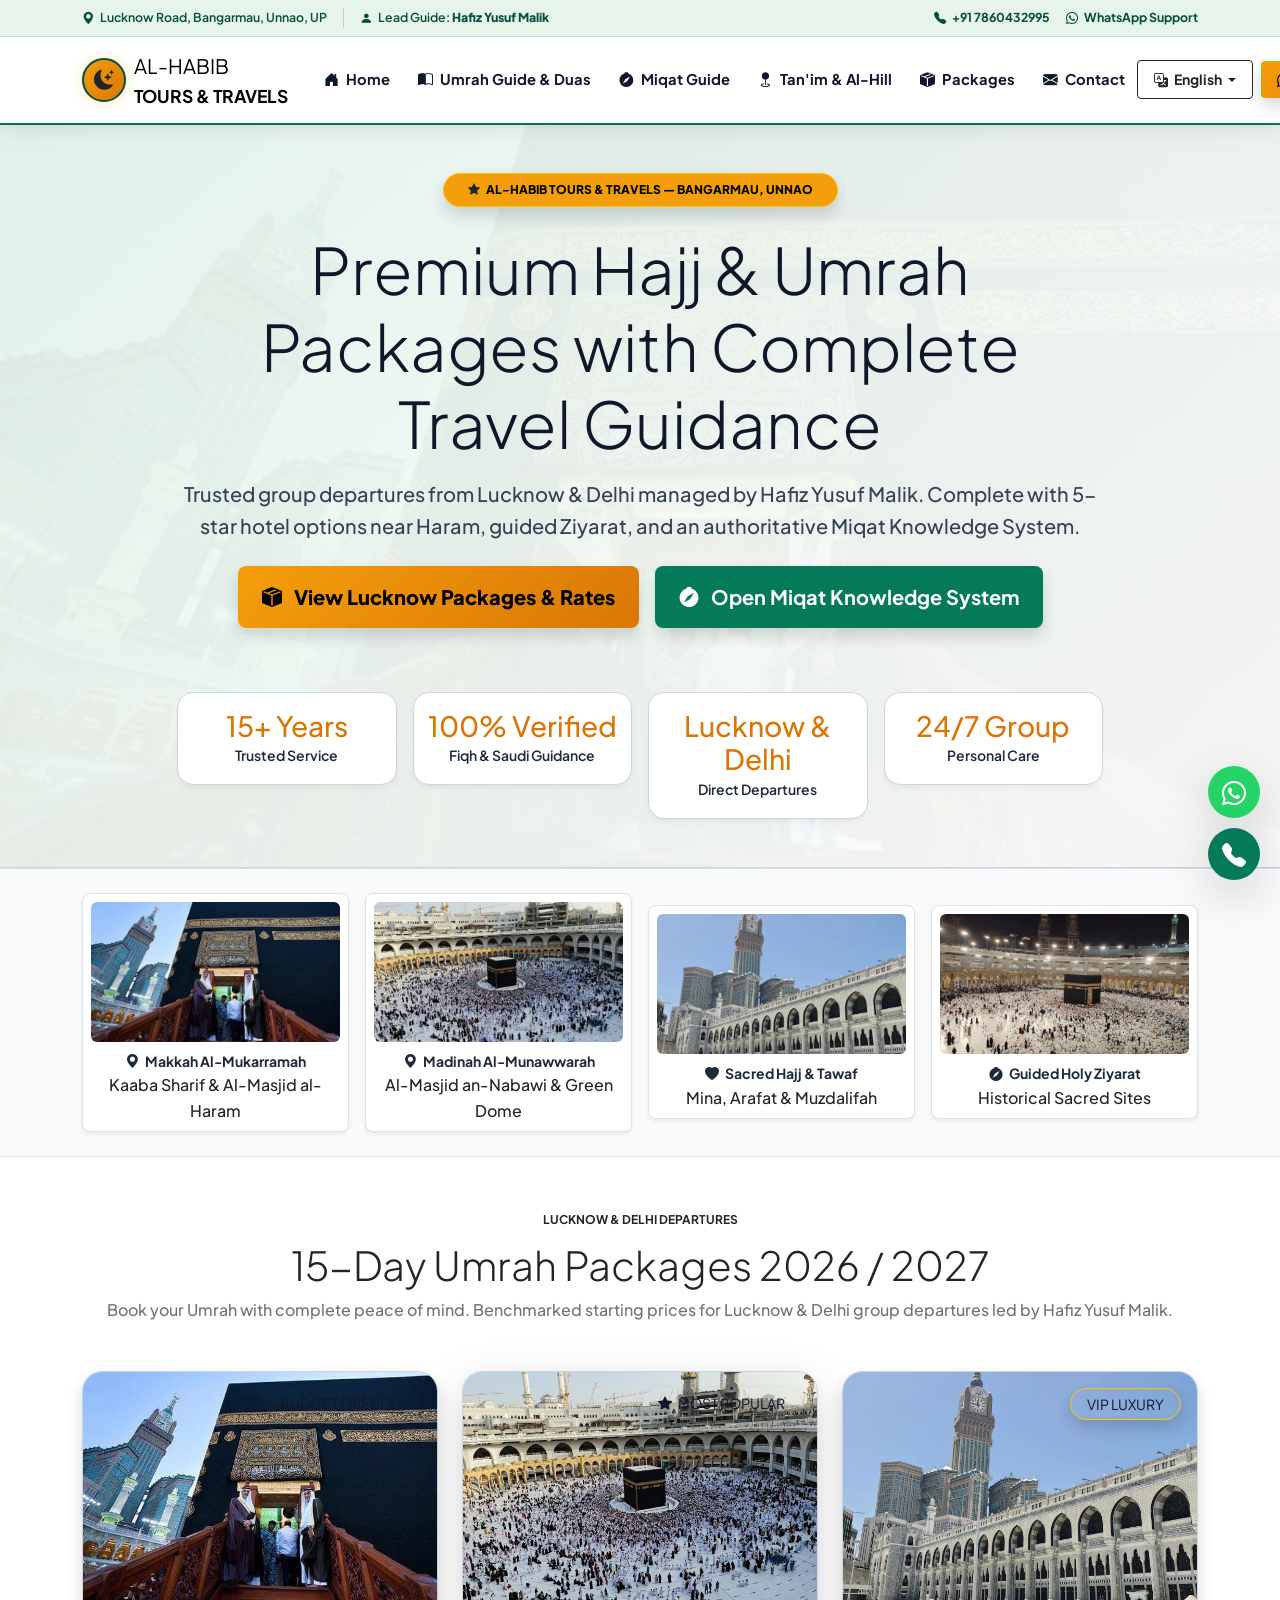
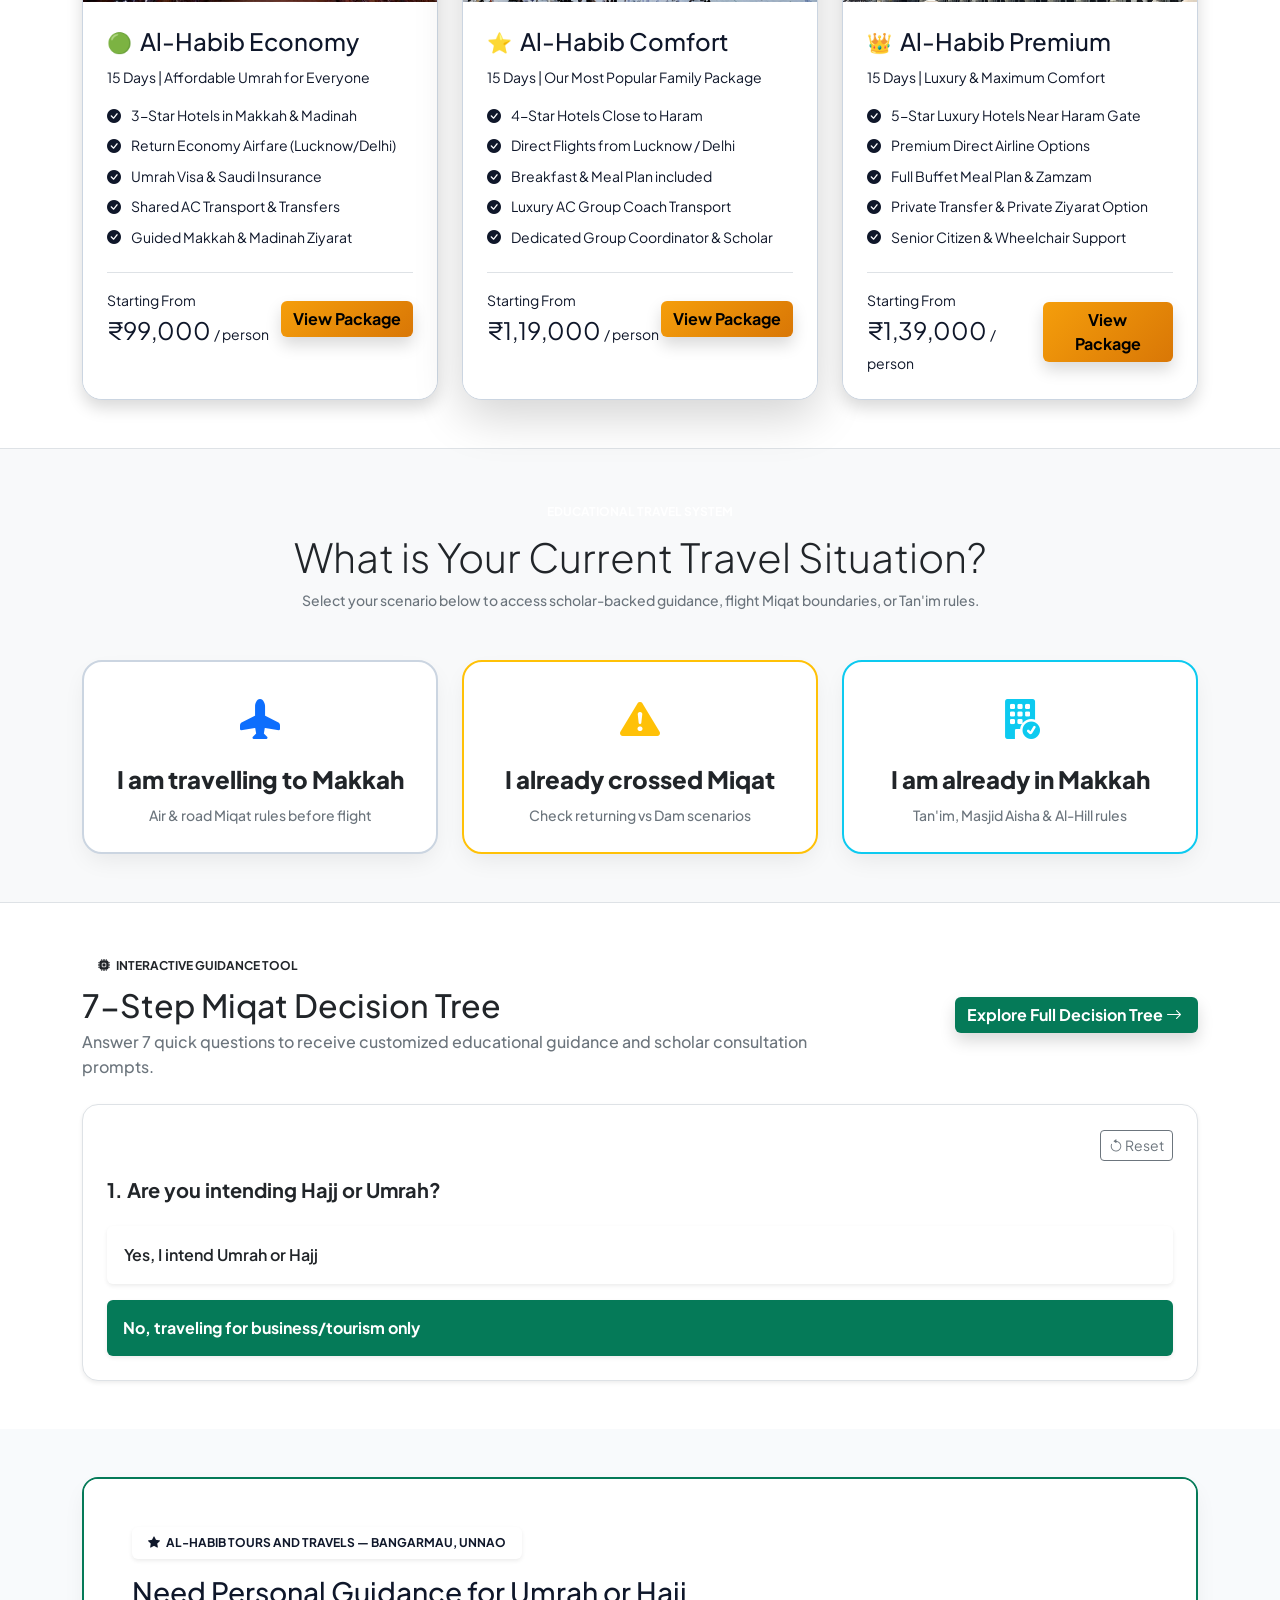
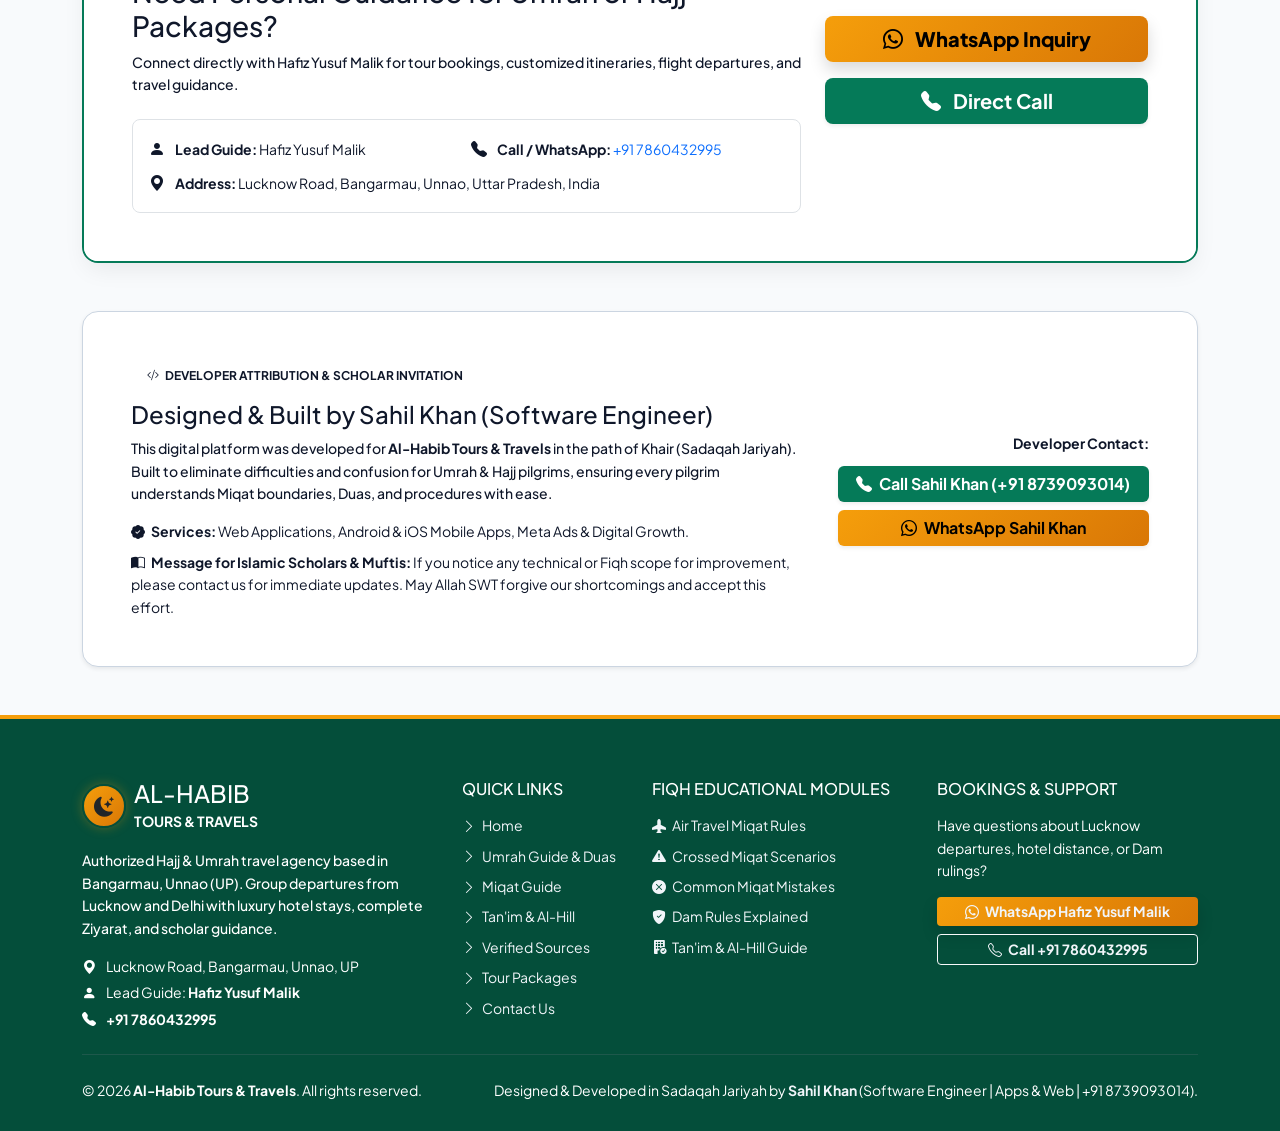
<file: index.html>
<!DOCTYPE html>
<html lang="en" dir="ltr">
<head>
    <meta charset="UTF-8">
    <meta name="viewport" content="width=device-width, initial-scale=1.0">
    <title>Al-Habib Tours &amp; Travels | Hajj &amp; Umrah Packages &amp; Guidance Portal</title>
    
    <!-- SEO Meta Tags -->
    <meta name="description" content="Official portal of Al-Habib Tours &amp; Travels, Bangarmau Unnao (UP). Lucknow &amp; Delhi Umrah packages starting ₹99,000, Hafiz Yusuf Malik group departures, step-by-step Umrah guide with Duas, and verified Miqat rules.">
    <meta name="keywords" content="Umrah packages Lucknow, Umrah packages 2026, Lucknow to Makkah Umrah, Hafiz Yusuf Malik Bangarmau, Al Habib Tours Unnao, Miqat rules air travel, Dam rulings Umrah, Step by step Umrah guide Duas, Tan'im Masjid Aisha rules">
    <meta name="author" content="Sahil Khan (Software Engineer)">
    <meta name="robots" content="index, follow, max-snippet:-1, max-image-preview:large, max-video-preview:-1">
    <link rel="canonical" href="https://alhabibtours.com/">

    <!-- Open Graph Social Meta Tags -->
    <meta property="og:locale" content="en_US">
    <meta property="og:type" content="website">
    <meta property="og:title" content="Al-Habib Tours &amp; Travels | Hajj &amp; Umrah Packages &amp; Guidance Portal">
    <meta property="og:description" content="Official portal of Al-Habib Tours &amp; Travels, Bangarmau Unnao (UP). Lucknow &amp; Delhi Umrah packages starting ₹99,000, Hafiz Yusuf Malik group departures, step-by-step Umrah guide with Duas, and verified Miqat rules.">
    <meta property="og:url" content="https://alhabibtours.com/">
    <meta property="og:site_name" content="Al-Habib Tours & Travels">
    <meta property="og:image" content="https://alhabibtours.com/assets/images/kaaba_1.jpg">
    <meta property="og:image:width" content="1200">
    <meta property="og:image:height" content="630">

    <!-- Twitter Card Meta Tags -->
    <meta name="twitter:card" content="summary_large_image">
    <meta name="twitter:title" content="Al-Habib Tours &amp; Travels | Hajj &amp; Umrah Packages &amp; Guidance Portal">
    <meta name="twitter:description" content="Official portal of Al-Habib Tours &amp; Travels, Bangarmau Unnao (UP). Lucknow &amp; Delhi Umrah packages starting ₹99,000, Hafiz Yusuf Malik group departures, step-by-step Umrah guide with Duas, and verified Miqat rules.">
    <meta name="twitter:image" content="https://alhabibtours.com/assets/images/kaaba_1.jpg">

    <!-- Schema.org JSON-LD Structured Data for LocalBusiness & TravelAgency -->
    <script type="application/ld+json">
    {
      "@context": "https://schema.org",
      "@type": "TravelAgency",
      "name": "Al-Habib Tours & Travels",
      "image": "https://alhabibtours.com/assets/images/kaaba_1.jpg",
      "@id": "https://alhabibtours.com/",
      "url": "https://alhabibtours.com/",
      "telephone": "+917860432995",
      "priceRange": "₹99,000 - ₹1,39,000",
      "address": {
        "@type": "PostalAddress",
        "streetAddress": "Lucknow Road",
        "addressLocality": "Bangarmau",
        "addressRegion": "Unnao, Uttar Pradesh",
        "postalCode": "209868",
        "addressCountry": "IN"
      },
      "geo": {
        "@type": "GeoCoordinates",
        "latitude": 26.9113,
        "longitude": 80.2081
      },
      "openingHoursSpecification": {
        "@type": "OpeningHoursSpecification",
        "dayOfWeek": [
          "Monday",
          "Tuesday",
          "Wednesday",
          "Thursday",
          "Friday",
          "Saturday",
          "Sunday"
        ],
        "opens": "08:00",
        "closes": "22:00"
      },
      "sameAs": [
        "https://wa.me/917860432995"
      ]
    }
    </script>

    <!-- Schema.org FAQPage Structured Data -->
    <script type="application/ld+json">
    {
      "@context": "https://schema.org",
      "@type": "FAQPage",
      "mainEntity": [{
        "@type": "Question",
        "name": "What is the starting price for 15-day Umrah package from Lucknow?",
        "acceptedAnswer": {
          "@type": "Answer",
          "text": "Al-Habib Tours & Travels offers benchmarked 15-day Lucknow Umrah packages starting from ₹99,000 for Economy, ₹1,19,000 for Comfort (Most Popular), and ₹1,39,000 for Premium VIP Luxury."
        }
      }, {
        "@type": "Question",
        "name": "What is the Miqat boundary for flight departures from India to Jeddah?",
        "acceptedAnswer": {
          "@type": "Answer",
          "text": "Pilgrims flying directly from India to Jeddah pass the parallel Miqat boundary (Yalamlam / Al-Juhfah) in mid-air approximately 20 to 30 minutes before reaching Jeddah airport. Ihram garments must be put on before boarding or in flight before crossing this point."
        }
      }]
    }
    </script>
    
    <!-- Google Fonts -->
    <link rel="preconnect" href="https://fonts.googleapis.com">
    <link rel="preconnect" href="https://fonts.gstatic.com" crossorigin>
    <!-- Bootstrap 5 CSS -->
    <link href="https://cdn.jsdelivr.net/npm/bootstrap@5.3.2/dist/css/bootstrap.min.css" rel="stylesheet">
    <!-- Bootstrap Icons -->
    <link rel="stylesheet" href="https://cdn.jsdelivr.net/npm/bootstrap-icons@1.11.1/font/bootstrap-icons.css">
    
    <!-- Custom Style System -->
    <link rel="stylesheet" href="assets/css/style.css">
    <link rel="stylesheet" href="assets/css/rtl.css">
</head>
<body>

<!-- Floating Quick Action Buttons (WhatsApp & Call) -->
<div class="floating-contact-widget">
    <a href="https://wa.me/917860432995?text=Assalamu%20Alaikum%20Hafiz%20Yusuf%20Malik%20Sahab,%20I%20have%20an%20Umrah/Hajj%20query." 
       target="_blank" class="floating-btn floating-btn-wa shadow-lg" title="WhatsApp Us">
        <i class="bi bi-whatsapp"></i>
    </a>
    <a href="tel:+917860432995" class="floating-btn floating-btn-phone shadow-lg" title="Call Us Direct">
        <i class="bi bi-telephone-fill"></i>
    </a>
</div>

<!-- Header Master Wrapper (Clean Responsive Navbar) -->
<header class="master-header sticky-top">
    <!-- Top Contact Strip -->
    <div class="top-info-strip py-2">
        <div class="container">
            <div class="d-flex flex-wrap justify-content-between align-items-center gap-2 small">
                <!-- Location & Guide -->
                <div class="d-flex align-items-center flex-wrap gap-3">
                    <span>
                        <i class="bi bi-geo-alt-fill text-gold me-1"></i>
                        <span class="lang-text lang-en">Lucknow Road, Bangarmau, Unnao, UP</span>
                        <span class="lang-text lang-hi d-none">लखनऊ रोड, बांगरमऊ, उन्नाव, यू.पी.</span>
                        <span class="lang-text lang-ur d-none" dir="rtl">لکھنؤ روڈ، باگرمئو، اناؤ، یو پی</span>
                    </span>
                    <span class="border-start border-secondary-subtle ps-3">
                        <i class="bi bi-person-fill text-gold me-1"></i>
                        <span class="lang-text lang-en">Lead Guide: <strong>Hafiz Yusuf Malik</strong></span>
                        <span class="lang-text lang-hi d-none">गाइड: <strong>हाफ़िज़ युसुफ़ मलिक</strong></span>
                        <span class="lang-text lang-ur d-none" dir="rtl">گائیڈ: <strong>حافظ یوسف ملک</strong></span>
                    </span>
                </div>

                <!-- Call & WhatsApp Support -->
                <div class="d-flex align-items-center gap-3">
                    <a href="tel:+917860432995" class="text-decoration-none fw-bold">
                        <i class="bi bi-telephone-fill text-gold me-1"></i> +91 7860432995
                    </a>
                    <a href="https://wa.me/917860432995" target="_blank" class="fw-bold text-decoration-none text-emerald-medium">
                        <i class="bi bi-whatsapp me-1"></i> WhatsApp Support
                    </a>
                </div>
            </div>
        </div>
    </div>

    <!-- Main Navigation Bar (Clean HTML Standard Paths) -->
    <nav class="navbar navbar-expand-xl bg-white navbar-light py-2 shadow-sm">
        <div class="container">
            <!-- Brand Logo -->
            <a class="navbar-brand d-flex align-items-center me-3" href="index.html">
                <div class="navbar-brand-logo rounded-circle me-2 d-flex align-items-center justify-content-center">
                    <i class="bi bi-moon-stars-fill text-dark fs-5"></i>
                </div>
                <div>
                    <span class="d-block fw-extrabold text-emerald-medium fs-5 leading-tight tracking-tight">AL-HABIB</span>
                    <span class="d-block text-gold small text-uppercase tracking-wider fw-bold fs-8">TOURS & TRAVELS</span>
                </div>
            </a>

            <!-- Mobile Toggler -->
            <button class="navbar-toggler border-0 shadow-none" type="button" data-bs-toggle="collapse" data-bs-target="#navbarContent" aria-controls="navbarContent" aria-expanded="false" aria-label="Toggle navigation">
                <span class="navbar-toggler-icon"></span>
            </button>

            <!-- Collapsible Single-Line Nav Items -->
            <div class="collapse navbar-collapse" id="navbarContent">
                <ul class="navbar-nav me-auto mb-2 mb-xl-0 ms-xl-2 gap-1">
                    <li class="nav-item">
                        <a class="nav-link text-nowrap" href="index.html">
                            <i class="bi bi-house-door-fill me-1 text-emerald-medium"></i>
                            <span class="lang-text lang-en">Home</span>
                            <span class="lang-text lang-hi d-none">होम</span>
                            <span class="lang-text lang-ur d-none" dir="rtl">ہوم</span>
                        </a>
                    </li>
                    <li class="nav-item">
                        <a class="nav-link text-nowrap" href="umrah_guide.html">
                            <i class="bi bi-book-half me-1 text-emerald-medium"></i>
                            <span class="lang-text lang-en">Umrah Guide & Duas</span>
                            <span class="lang-text lang-hi d-none">उमराह गाइड व दुआएं</span>
                            <span class="lang-text lang-ur d-none" dir="rtl">طریقہ عمرہ و دعائیں</span>
                        </a>
                    </li>
                    <li class="nav-item">
                        <a class="nav-link text-nowrap" href="miqat.html">
                            <i class="bi bi-compass-fill me-1 text-emerald-medium"></i>
                            <span class="lang-text lang-en">Miqat Guide</span>
                            <span class="lang-text lang-hi d-none">मीक़ात गाइड</span>
                            <span class="lang-text lang-ur d-none" dir="rtl">رہنمائے میقات</span>
                        </a>
                    </li>
                    <li class="nav-item">
                        <a class="nav-link text-nowrap" href="tanim.html">
                            <i class="bi bi-geo-fill me-1 text-emerald-medium"></i>
                            <span class="lang-text lang-en">Tan'im & Al-Hill</span>
                            <span class="lang-text lang-hi d-none">तनीम व अल-हिल</span>
                            <span class="lang-text lang-ur d-none" dir="rtl">تنعیم و الحل</span>
                        </a>
                    </li>
                    <li class="nav-item">
                        <a class="nav-link text-nowrap" href="packages.html">
                            <i class="bi bi-box-seam-fill me-1 text-emerald-medium"></i>
                            <span class="lang-text lang-en">Packages</span>
                            <span class="lang-text lang-hi d-none">टूर पैकेज</span>
                            <span class="lang-text lang-ur d-none" dir="rtl">ٹور پیکجز</span>
                        </a>
                    </li>
                    <li class="nav-item">
                        <a class="nav-link text-nowrap" href="contact.html">
                            <i class="bi bi-envelope-fill me-1 text-emerald-medium"></i>
                            <span class="lang-text lang-en">Contact</span>
                            <span class="lang-text lang-hi d-none">संपर्क</span>
                            <span class="lang-text lang-ur d-none" dir="rtl">رابطہ</span>
                        </a>
                    </li>
                </ul>

                <!-- Language Selector & Book Button (No Wrap) -->
                <div class="d-flex align-items-center gap-2 flex-nowrap mt-2 mt-xl-0">
                    <div class="dropdown">
                        <button class="btn btn-outline-dark btn-sm dropdown-toggle fw-bold px-3 py-2 text-nowrap" type="button" id="langDropdown" data-bs-toggle="dropdown">
                            <i class="bi bi-translate me-1"></i> <span id="currentLangText">English</span>
                        </button>
                        <ul class="dropdown-menu dropdown-menu-end shadow-lg rounded-3 border-0">
                            <li><a class="dropdown-item lang-select-btn px-3 py-2 fw-semibold" href="#" data-lang="en">🇬🇧 English</a></li>
                            <li><a class="dropdown-item lang-select-btn px-3 py-2 fw-semibold" href="#" data-lang="hi">🇮🇳 हिन्दी (Hindi)</a></li>
                            <li><a class="dropdown-item lang-select-btn px-3 py-2 fw-semibold" href="#" data-lang="ur">🇵🇰/🇮🇳 اردو (Urdu)</a></li>
                        </ul>
                    </div>

                    <a href="https://wa.me/917860432995?text=Assalamu%20Alaikum%20Hafiz%20Yusuf%20Malik%20Sahab,%20I%20want%20to%20book%20an%20Umrah%20package." 
                       target="_blank" class="btn btn-gold btn-sm fw-bold px-3 py-2 shadow text-nowrap">
                        <i class="bi bi-whatsapp me-1"></i> Book Umrah
                    </a>
                </div>
            </div>
        </div>
    </nav>
</header>

<!-- Hero Banner (Clean Light Theme) -->
<section class="hero-section text-dark py-4 py-md-5">
    <div class="container text-center position-relative" style="z-index: 2;">
        <div class="row justify-content-center">
            <div class="col-lg-10">
                <!-- High Visibility Prominent Badge (Responsive Wrap Fixed) -->
                <span class="badge px-3 px-md-4 py-2 rounded-pill mb-3 mb-md-4 shadow border border-warning text-wrap max-w-100" style="background-color: #f59e0b !important; color: #000000 !important; font-weight: 800 !important; line-height: 1.4;">
                    <i class="bi bi-star-fill me-1 text-dark"></i> AL-HABIB TOURS & TRAVELS — BANGARMAU, UNNAO
                </span>
                
                <!-- Multilingual Hero Titles Focused on Tour Packages & Detailed Guidance -->
                <div class="lang-text lang-en">
                    <h1 class="display-3 fw-extrabold mb-3 text-dark tracking-tight">
                        Premium <span class="text-emerald-head">Hajj & Umrah Packages</span> with Complete Travel Guidance
                    </h1>
                    <p class="lead mb-4 text-secondary max-w-800 mx-auto fs-5 fw-medium">
                        Trusted group departures from Lucknow & Delhi managed by Hafiz Yusuf Malik. Complete with 5-star hotel options near Haram, guided Ziyarat, and an authoritative Miqat Knowledge System.
                    </p>
                </div>
                
                <div class="lang-text lang-hi d-none">
                    <h1 class="display-3 fw-extrabold mb-3 text-dark tracking-tight">
                        सर्वश्रेष्ठ <span class="text-emerald-head">उमराह व हज पैकेज</span> और संपूर्ण यात्रा मार्गदर्शिका
                    </h1>
                    <p class="lead mb-4 text-secondary max-w-800 mx-auto fs-5 fw-medium">
                        हाफ़िज़ युसुफ़ मलिक द्वारा लखनऊ व दिल्ली से भरोसेमंद उमराह व हज यात्रा, हरम के पास होटल, ज़ियारत और उलेमा द्वारा सत्यापित मीक़ात नियम।
                    </p>
                </div>
                
                <div class="lang-text lang-ur d-none" dir="rtl">
                    <h1 class="display-3 fw-extrabold mb-3 text-dark tracking-tight">
                        بہترین <span class="text-emerald-head">عمرہ و حج پیکجز</span> اور مکمل راہنمائی پورٹل
                    </h1>
                    <p class="lead mb-4 text-secondary max-w-800 mx-auto fs-5 fw-medium">
                        حافظ یوسف ملک کی زیرِ نگرانی لکھنؤ اور دہلی سے باسہولت عمرہ و حج گروپس، حرم کے قریب ترین ہوٹل اور مکمل میقات معلومات۔
                    </p>
                </div>

                <div class="d-flex justify-content-center gap-3 flex-wrap mb-4 mb-md-5">
                    <a href="packages.html" class="btn btn-gold btn-lg px-4 py-3 fw-extrabold shadow">
                        <i class="bi bi-box-seam-fill me-2"></i> View Lucknow Packages & Rates
                    </a>
                    <a href="miqat.html" class="btn btn-emerald btn-lg px-4 py-3 fw-extrabold shadow">
                        <i class="bi bi-compass-fill me-2"></i> Open Miqat Knowledge System
                    </a>
                </div>

                <!-- Stats Counter Bar (Light Theme) -->
                <div class="row g-2 g-md-3 justify-content-center mt-3">
                    <div class="col-6 col-md-3">
                        <div class="stat-box">
                            <h3 class="fw-extrabold text-gold mb-0">15+ Years</h3>
                            <span class="small text-dark fw-semibold">Trusted Service</span>
                        </div>
                    </div>
                    <div class="col-6 col-md-3">
                        <div class="stat-box">
                            <h3 class="fw-extrabold text-gold mb-0">100% Verified</h3>
                            <span class="small text-dark fw-semibold">Fiqh & Saudi Guidance</span>
                        </div>
                    </div>
                    <div class="col-6 col-md-3">
                        <div class="stat-box">
                            <h3 class="fw-extrabold text-gold mb-0">Lucknow & Delhi</h3>
                            <span class="small text-dark fw-semibold">Direct Departures</span>
                        </div>
                    </div>
                    <div class="col-6 col-md-3">
                        <div class="stat-box">
                            <h3 class="fw-extrabold text-gold mb-0">24/7 Group</h3>
                            <span class="small text-dark fw-semibold">Personal Care</span>
                        </div>
                    </div>
                </div>
            </div>
        </div>
    </div>
</section>

<!-- SECTION: SACRED MECCA & MADINAH GALLERY BAR -->
<section class="py-4 bg-emerald-soft border-top border-bottom border-emerald-medium">
    <div class="container">
        <div class="row g-3 text-center align-items-center">
            <div class="col-6 col-md-3">
                <div class="p-2 border rounded-3 bg-white shadow-sm">
                    <img src="assets/images/kaaba_1.jpg" alt="Makkah Mukarramah Kaaba Sharif" class="img-fluid rounded mb-2" style="height: 140px; width: 100%; object-fit: cover;">
                    <span class="d-block fw-bold text-emerald-medium small"><i class="bi bi-geo-alt-fill me-1"></i> Makkah Al-Mukarramah</span>
                    <span class="d-block text-dark micro-text fw-medium">Kaaba Sharif & Al-Masjid al-Haram</span>
                </div>
            </div>
            <div class="col-6 col-md-3">
                <div class="p-2 border rounded-3 bg-white shadow-sm">
                    <img src="assets/images/madinah_1.jpg" alt="Madinah Al-Munawwarah Masjid an-Nabawi" class="img-fluid rounded mb-2" style="height: 140px; width: 100%; object-fit: cover;">
                    <span class="d-block fw-bold text-emerald-medium small"><i class="bi bi-geo-alt-fill me-1"></i> Madinah Al-Munawwarah</span>
                    <span class="d-block text-dark micro-text fw-medium">Al-Masjid an-Nabawi & Green Dome</span>
                </div>
            </div>
            <div class="col-6 col-md-3">
                <div class="p-2 border rounded-3 bg-white shadow-sm">
                    <img src="assets/images/hajj_1.jpg" alt="Sacred Hajj Pilgrimage Tawaf" class="img-fluid rounded mb-2" style="height: 140px; width: 100%; object-fit: cover;">
                    <span class="d-block fw-bold text-emerald-medium small"><i class="bi bi-heart-fill me-1"></i> Sacred Hajj & Tawaf</span>
                    <span class="d-block text-dark micro-text fw-medium">Mina, Arafat & Muzdalifah</span>
                </div>
            </div>
            <div class="col-6 col-md-3">
                <div class="p-2 border rounded-3 bg-white shadow-sm">
                    <img src="assets/images/ziyarat_1.jpg" alt="Al-Masjid al-Haram Courtyard" class="img-fluid rounded mb-2" style="height: 140px; width: 100%; object-fit: cover;">
                    <span class="d-block fw-bold text-emerald-medium small"><i class="bi bi-compass-fill me-1"></i> Guided Holy Ziyarat</span>
                    <span class="d-block text-dark micro-text fw-medium">Historical Sacred Sites</span>
                </div>
            </div>
        </div>
    </div>
</section>

<!-- SECTION: FEATURED TOUR PACKAGES (BENCHMARKED 2026 LUCKNOW TIERS) -->
<section class="py-5 bg-white">
    <div class="container">
        <div class="text-center mb-5">
            <span class="badge bg-gold text-dark fw-bold px-3 py-1 mb-2">LUCKNOW & DELHI DEPARTURES</span>
            <h2 class="fw-extrabold text-dark display-6 mb-2">15-Day Umrah Packages 2026 / 2027</h2>
            <p class="text-secondary max-w-700 mx-auto fw-medium">
                Book your Umrah with complete peace of mind. Benchmarked starting prices for Lucknow & Delhi group departures led by Hafiz Yusuf Malik.
            </p>
        </div>

        <div class="row g-4">
            <!-- 🟢 1. Economy -->
            <div class="col-lg-4 col-md-6">
                <div class="card glass-card h-100 border-0 overflow-hidden shadow">
                    <div class="position-relative">
                        <img src="assets/images/kaaba_1.jpg" class="card-img-top" alt="Al-Habib Economy Umrah Package" style="height: 230px; object-fit: cover;">
                        <span class="position-absolute top-0 end-0 bg-emerald-medium text-white fw-extrabold px-3 py-1 m-3 rounded-pill small shadow">BUDGET FRIENDLY</span>
                    </div>
                    <div class="card-body p-4 bg-white">
                        <div class="d-flex align-items-center gap-2 mb-2">
                            <span class="fs-5">🟢</span>
                            <h4 class="fw-extrabold text-dark mb-0">Al-Habib Economy</h4>
                        </div>
                        <p class="text-muted small mb-3">15 Days | Affordable Umrah for Everyone</p>
                        <ul class="list-unstyled small text-dark mb-4">
                            <li class="mb-2"><i class="bi bi-check-circle-fill text-emerald-medium me-2"></i> 3-Star Hotels in Makkah & Madinah</li>
                            <li class="mb-2"><i class="bi bi-check-circle-fill text-emerald-medium me-2"></i> Return Economy Airfare (Lucknow/Delhi)</li>
                            <li class="mb-2"><i class="bi bi-check-circle-fill text-emerald-medium me-2"></i> Umrah Visa & Saudi Insurance</li>
                            <li class="mb-2"><i class="bi bi-check-circle-fill text-emerald-medium me-2"></i> Shared AC Transport & Transfers</li>
                            <li class="mb-2"><i class="bi bi-check-circle-fill text-emerald-medium me-2"></i> Guided Makkah & Madinah Ziyarat</li>
                        </ul>
                        <div class="d-flex justify-content-between align-items-center pt-3 border-top">
                            <div>
                                <span class="d-block small text-muted">Starting From</span>
                                <span class="fs-4 fw-extrabold text-emerald-medium">₹99,000</span> <span class="small text-muted">/ person</span>
                            </div>
                            <a href="packages.html" class="btn btn-gold fw-bold shadow">
                                View Package
                            </a>
                        </div>
                    </div>
                </div>
            </div>

            <!-- ⭐ 2. Comfort -->
            <div class="col-lg-4 col-md-6">
                <div class="card glass-card h-100 border-2 border-warning overflow-hidden shadow-lg">
                    <div class="position-relative">
                        <img src="assets/images/madinah_1.jpg" class="card-img-top" alt="Al-Habib Comfort Umrah Package" style="height: 230px; object-fit: cover;">
                        <span class="position-absolute top-0 end-0 bg-gold text-dark fw-extrabold px-3 py-1 m-3 rounded-pill small shadow"><i class="bi bi-star-fill me-1"></i> MOST POPULAR</span>
                    </div>
                    <div class="card-body p-4 bg-white">
                        <div class="d-flex align-items-center gap-2 mb-2">
                            <span class="fs-5">⭐</span>
                            <h4 class="fw-extrabold text-dark mb-0">Al-Habib Comfort</h4>
                        </div>
                        <p class="text-muted small mb-3">15 Days | Our Most Popular Family Package</p>
                        <ul class="list-unstyled small text-dark mb-4">
                            <li class="mb-2"><i class="bi bi-check-circle-fill text-emerald-medium me-2"></i> 4-Star Hotels Close to Haram</li>
                            <li class="mb-2"><i class="bi bi-check-circle-fill text-emerald-medium me-2"></i> Direct Flights from Lucknow / Delhi</li>
                            <li class="mb-2"><i class="bi bi-check-circle-fill text-emerald-medium me-2"></i> Breakfast & Meal Plan included</li>
                            <li class="mb-2"><i class="bi bi-check-circle-fill text-emerald-medium me-2"></i> Luxury AC Group Coach Transport</li>
                            <li class="mb-2"><i class="bi bi-check-circle-fill text-emerald-medium me-2"></i> Dedicated Group Coordinator & Scholar</li>
                        </ul>
                        <div class="d-flex justify-content-between align-items-center pt-3 border-top">
                            <div>
                                <span class="d-block small text-muted">Starting From</span>
                                <span class="fs-4 fw-extrabold text-gold">₹1,19,000</span> <span class="small text-muted">/ person</span>
                            </div>
                            <a href="packages.html" class="btn btn-gold fw-bold shadow">
                                View Package
                            </a>
                        </div>
                    </div>
                </div>
            </div>

            <!-- 👑 3. Premium -->
            <div class="col-lg-4 col-md-6">
                <div class="card glass-card h-100 border-0 overflow-hidden shadow">
                    <div class="position-relative">
                        <img src="assets/images/hajj_1.jpg" class="card-img-top" alt="Al-Habib Premium VIP Umrah Package" style="height: 230px; object-fit: cover;">
                        <span class="position-absolute top-0 end-0 bg-dark-emerald text-gold fw-extrabold px-3 py-1 m-3 rounded-pill small shadow border border-warning">VIP LUXURY</span>
                    </div>
                    <div class="card-body p-4 bg-white">
                        <div class="d-flex align-items-center gap-2 mb-2">
                            <span class="fs-5">👑</span>
                            <h4 class="fw-extrabold text-dark mb-0">Al-Habib Premium</h4>
                        </div>
                        <p class="text-muted small mb-3">15 Days | Luxury & Maximum Comfort</p>
                        <ul class="list-unstyled small text-dark mb-4">
                            <li class="mb-2"><i class="bi bi-check-circle-fill text-emerald-medium me-2"></i> 5-Star Luxury Hotels Near Haram Gate</li>
                            <li class="mb-2"><i class="bi bi-check-circle-fill text-emerald-medium me-2"></i> Premium Direct Airline Options</li>
                            <li class="mb-2"><i class="bi bi-check-circle-fill text-emerald-medium me-2"></i> Full Buffet Meal Plan & Zamzam</li>
                            <li class="mb-2"><i class="bi bi-check-circle-fill text-emerald-medium me-2"></i> Private Transfer & Private Ziyarat Option</li>
                            <li class="mb-2"><i class="bi bi-check-circle-fill text-emerald-medium me-2"></i> Senior Citizen & Wheelchair Support</li>
                        </ul>
                        <div class="d-flex justify-content-between align-items-center pt-3 border-top">
                            <div>
                                <span class="d-block small text-muted">Starting From</span>
                                <span class="fs-4 fw-extrabold text-emerald-medium">₹1,39,000</span> <span class="small text-muted">/ person</span>
                            </div>
                            <a href="packages.html" class="btn btn-gold fw-bold shadow">
                                View Package
                            </a>
                        </div>
                    </div>
                </div>
            </div>
        </div>
    </div>
</section>

<!-- SECTION: 3 GIANT QUICK USER EXPERIENCE BUTTONS -->
<section class="py-5 bg-light border-top border-bottom">
    <div class="container">
        <div class="text-center mb-5">
            <span class="badge bg-emerald-medium text-white fw-bold px-3 py-1 mb-2">EDUCATIONAL TRAVEL SYSTEM</span>
            <h2 class="fw-extrabold text-dark display-6 mb-2">What is Your Current Travel Situation?</h2>
            <p class="text-secondary small max-w-600 mx-auto fw-medium">Select your scenario below to access scholar-backed guidance, flight Miqat boundaries, or Tan'im rules.</p>
        </div>

        <div class="row g-4 justify-content-center">
            <!-- Button 1 -->
            <div class="col-md-4">
                <a href="miqat.html#airTravel" class="text-decoration-none">
                    <div class="giant-action-btn border-emerald-medium h-100">
                        <div class="fs-1 text-gold"><i class="bi bi-airplane-fill"></i></div>
                        <div class="lang-text lang-en">
                            <span class="d-block text-dark fw-extrabold fs-4 mb-1">I am travelling to Makkah</span>
                            <span class="small text-secondary fw-medium">Air & road Miqat rules before flight</span>
                        </div>
                        <div class="lang-text lang-hi d-none">
                            <span class="d-block text-dark fw-extrabold fs-4 mb-1">मैं मक्का की यात्रा कर रहा हूँ</span>
                            <span class="small text-secondary fw-medium">उड़ान से पहले एहराम व मीक़ात नियम समझें</span>
                        </div>
                        <div class="lang-text lang-ur d-none" dir="rtl">
                            <span class="d-block text-dark fw-extrabold fs-4 mb-1">میں مکہ کا سفر کر رہا ہوں</span>
                            <span class="small text-secondary fw-medium">پرواز سے پہلے میقات کے احکام جانیں</span>
                        </div>
                    </div>
                </a>
            </div>

            <!-- Button 2 -->
            <div class="col-md-4">
                <a href="miqat.html#crossedMiqat" class="text-decoration-none">
                    <div class="giant-action-btn border-warning h-100">
                        <div class="fs-1 text-warning"><i class="bi bi-exclamation-triangle-fill"></i></div>
                        <div class="lang-text lang-en">
                            <span class="d-block text-dark fw-extrabold fs-4 mb-1">I already crossed Miqat</span>
                            <span class="small text-secondary fw-medium">Check returning vs Dam scenarios</span>
                        </div>
                        <div class="lang-text lang-hi d-none">
                            <span class="d-block text-dark fw-extrabold fs-4 mb-1">मीक़ात बिना एहराम पार हो गया</span>
                            <span class="small text-secondary fw-medium">वापसी व दम के शैक्षिक परिदृश्य देखें</span>
                        </div>
                        <div class="lang-text lang-ur d-none" dir="rtl">
                            <span class="d-block text-dark fw-extrabold fs-4 mb-1">میقات احرام کے بغیر گزر گیا</span>
                            <span class="small text-secondary fw-medium">میقات واپسی اور دم کے مسائل دیکھیں</span>
                        </div>
                    </div>
                </a>
            </div>

            <!-- Button 3 -->
            <div class="col-md-4">
                <a href="tanim.html" class="text-decoration-none">
                    <div class="giant-action-btn border-info h-100">
                        <div class="fs-1 text-info"><i class="bi bi-building-fill-check"></i></div>
                        <div class="lang-text lang-en">
                            <span class="d-block text-dark fw-extrabold fs-4 mb-1">I am already in Makkah</span>
                            <span class="small text-secondary fw-medium">Tan'im, Masjid Aisha & Al-Hill rules</span>
                        </div>
                        <div class="lang-text lang-hi d-none">
                            <span class="d-block text-dark fw-extrabold fs-4 mb-1">मैं पहले से मक्का में हूँ</span>
                            <span class="small text-secondary fw-medium">तनीम, मस्जिद आयशा व अल-हिल नियम</span>
                        </div>
                        <div class="lang-text lang-ur d-none" dir="rtl">
                            <span class="d-block text-dark fw-extrabold fs-4 mb-1">میں پہلے سے مکہ میں موجود ہوں</span>
                            <span class="small text-secondary fw-medium">تنعیم، مسجد عائشہ اور الحل کے احکام</span>
                        </div>
                    </div>
                </a>
            </div>
        </div>
    </div>
</section>

<!-- SECTION: INTERACTIVE DECISION TREE PREVIEW -->
<section class="py-5 bg-white" id="decisionTree">
    <div class="container">
        <div class="row align-items-center mb-4">
            <div class="col-md-8">
                <span class="badge bg-gold text-dark px-3 py-1 mb-2 fw-bold"><i class="bi bi-cpu-fill me-1"></i> INTERACTIVE GUIDANCE TOOL</span>
                <h2 class="fw-extrabold text-dark mb-1">7-Step Miqat Decision Tree</h2>
                <p class="text-secondary mb-0 fw-medium">Answer 7 quick questions to receive customized educational guidance and scholar consultation prompts.</p>
            </div>
            <div class="col-md-4 text-md-end mt-3 mt-md-0">
                <a href="miqat.html#decisionTreeSection" class="btn btn-emerald fw-bold shadow">
                    Explore Full Decision Tree <i class="bi bi-arrow-right me-1"></i>
                </a>
            </div>
        </div>

        <div class="tree-box">
            <div id="decisionTreeContainer">
                <!-- Loaded dynamically by assets/js/miqat_tree.js -->
            </div>
        </div>
    </div>
</section>

<!-- SECTION: BUSINESS CONTACT CARD -->
<div class="container my-5">
    <div class="card contact-card border-0 shadow-md rounded-4 overflow-hidden my-4 bg-white border border-emerald-medium">
    <div class="card-body p-4 p-md-5 bg-white">
        <div class="row align-items-center">
            <div class="col-md-8 mb-4 mb-md-0">
                <span class="badge bg-gold text-dark mb-3 px-3 py-2 fw-extrabold fs-7 shadow-sm">
                    <i class="bi bi-star-fill me-1"></i> AL-HABIB TOURS AND TRAVELS — BANGARMAU, UNNAO
                </span>
                <h3 class="fw-extrabold mb-2 text-emerald-medium">Need Personal Guidance for Umrah or Hajj Packages?</h3>
                <p class="text-dark mb-4 small fw-medium">
                    Connect directly with Hafiz Yusuf Malik for tour bookings, customized itineraries, flight departures, and travel guidance.
                </p>
                
                <div class="contact-details p-3 bg-emerald-soft rounded-3 border border-emerald-medium">
                    <div class="row g-2 text-dark small">
                        <div class="col-sm-6">
                            <i class="bi bi-person-fill text-gold me-2 fs-6"></i>
                            <span><strong>Lead Guide:</strong> Hafiz Yusuf Malik</span>
                        </div>
                        <div class="col-sm-6">
                            <i class="bi bi-telephone-fill text-gold me-2 fs-6"></i>
                            <span><strong>Call / WhatsApp:</strong> <a href="tel:+917860432995" class="text-emerald-medium fw-extrabold text-decoration-none">+91 7860432995</a></span>
                        </div>
                        <div class="col-12 mt-2">
                            <i class="bi bi-geo-alt-fill text-gold me-2 fs-6"></i>
                            <span><strong>Address:</strong> Lucknow Road, Bangarmau, Unnao, Uttar Pradesh, India</span>
                        </div>
                    </div>
                </div>
            </div>
            
            <div class="col-md-4 text-md-end">
                <div class="d-grid gap-3">
                    <a href="https://wa.me/917860432995?text=Assalamu%20Alaikum%20Hafiz%20Yusuf%20Malik%20Sahab,%20I%20want%20to%20inquire%20about%20Umrah%20packages%20and%20travel%20guidance." 
                       target="_blank" class="btn btn-gold btn-lg fw-extrabold shadow">
                        <i class="bi bi-whatsapp me-2"></i> WhatsApp Inquiry
                    </a>
                    <a href="tel:+917860432995" class="btn btn-emerald btn-lg fw-bold shadow-sm">
                        <i class="bi bi-telephone-fill me-2"></i> Direct Call
                    </a>
                </div>
            </div>
        </div>
    </div>
</div>
</div>


<div class="container my-4">
    <div class="card developer-card border-0 shadow-sm rounded-4 overflow-hidden my-4 bg-emerald-soft border border-emerald-medium text-dark">
    <div class="card-body p-4 p-md-5">
        <div class="row align-items-center">
            <div class="col-md-8 mb-4 mb-md-0">
                <span class="badge bg-emerald-medium text-white mb-2 px-3 py-2 fw-bold">
                    <i class="bi bi-code-slash me-1"></i> DEVELOPER ATTRIBUTION & SCHOLAR INVITATION
                </span>
                
                <div class="lang-text lang-en">
                    <h4 class="fw-extrabold text-emerald-medium mb-2">Designed & Built by Sahil Khan (Software Engineer)</h4>
                    <p class="small text-dark mb-3 fw-medium">
                        This digital platform was developed for <strong>Al-Habib Tours & Travels</strong> in the path of Khair (Sadaqah Jariyah). Built to eliminate difficulties and confusion for Umrah & Hajj pilgrims, ensuring every pilgrim understands Miqat boundaries, Duas, and procedures with ease.
                    </p>
                    <p class="small text-dark mb-2">
                        <i class="bi bi-patch-check-fill text-gold me-1"></i> <strong>Services:</strong> Web Applications, Android & iOS Mobile Apps, Meta Ads & Digital Growth.
                    </p>
                    <p class="small text-muted mb-0">
                        <i class="bi bi-book-half text-emerald-medium me-1"></i> <strong>Message for Islamic Scholars & Muftis:</strong> If you notice any technical or Fiqh scope for improvement, please contact us for immediate updates. May Allah SWT forgive our shortcomings and accept this effort.
                    </p>
                </div>

                <div class="lang-text lang-hi d-none">
                    <h4 class="fw-extrabold text-emerald-medium mb-2">डिजाइन व निर्माण: साहिल ख़ान (सॉफ्टवेयर इंजीनियर)</h4>
                    <p class="small text-dark mb-3 fw-medium">
                        यह डिजिटल पोर्टल <strong>अल-हबीब टूर एंड ट्रेवल्स</strong> के लिए नेकी की राह में बनाया गया है, ताकि उमराह व हज पर जाने वाले यात्रियों को मीक़ात, दुआओं और नियमों की सही जानकारी आसानी से मिल सके और यात्रा की दुश्वारियाँ दूर हों।
                    </p>
                    <p class="small text-dark mb-2">
                        <i class="bi bi-patch-check-fill text-gold me-1"></i> <strong>सेवाएं:</strong> वेबसाइट, एंड्रॉइड व iOS मोबाइल ऐप्स, मेटा विज्ञापन (Meta Ads)।
                    </p>
                    <p class="small text-muted mb-0">
                        <i class="bi bi-book-half text-emerald-medium me-1"></i> <strong>इस्लामिक स्कॉलर्स व मुफ़्ती हज़रात के लिए संदेश:</strong> अगर इसमें कोई फ़िक़्ही सुधार या सुझाव हो तो कृपया संपर्क करें, हम आपके शुकगुज़ार होंगे। अल्लाह तआला हमें तमाम गुनाहों से बचाए।
                    </p>
                </div>

                <div class="lang-text lang-ur d-none" dir="rtl">
                    <h4 class="fw-extrabold text-emerald-medium mb-2">ڈیزائن و ڈویلپمنٹ: ساحل خان (سافٹ ویئر انجینئر)</h4>
                    <p class="small text-dark mb-3 fw-medium">
                        یہ پورٹل <strong>ال حبیب ٹورز اینڈ ٹریولز</strong> کے لیے راہِ خیر میں تیار کیا گیا ہے تاکہ زائرینِ عمرہ و حج کی مشکلات دور ہوں اور انہیں میقات، دعاؤں اور احکام کی آسان معلومات حاصل ہو سکیں۔
                    </p>
                    <p class="small text-dark mb-2">
                        <i class="bi bi-patch-check-fill text-gold me-1"></i> <strong>خدمات:</strong> ویب سائٹس، اینڈرائیڈ و iOS موبائل ایپس، میٹا ایڈز۔
                    </p>
                    <p class="small text-muted mb-0">
                        <i class="bi bi-book-half text-emerald-medium me-1"></i> <strong>علماء کرام و مفتیانِ عظام کے لیے پیغام:</strong> اگر اس میں کسی تصحیح یا بہتری کی ضرورت محسوس ہو تو برائے کرم مطلع فرمائیں، ہم شکر گزار ہوں گے۔ اللہ تعالیٰ ہم سب کو معاف فرمائے۔
                    </p>
                </div>
            </div>

            <div class="col-md-4 text-md-end border-start-md ps-md-4">
                <div class="d-grid gap-2">
                    <span class="fw-bold text-dark small d-block mb-1">Developer Contact:</span>
                    <a href="tel:+918739093014" class="btn btn-emerald fw-bold shadow-sm">
                        <i class="bi bi-telephone-fill me-1"></i> Call Sahil Khan (+91 8739093014)
                    </a>
                    <a href="https://wa.me/918739093014?text=Assalamu%20Alaikum%20Sahil%20Khan,%20I%20saw%20the%20Al-Habib%20website%20and%20want%20to%20discuss%20a%20project/feedback." 
                       target="_blank" class="btn btn-gold fw-bold shadow-sm">
                        <i class="bi bi-whatsapp me-1"></i> WhatsApp Sahil Khan
                    </a>
                </div>
            </div>
        </div>
    </div>
</div>
</div>

<footer class="site-footer mt-5">
    <div class="container">
        <div class="row g-4">
            <!-- Col 1: Brand & Bio -->
            <div class="col-lg-4 col-md-6">
                <div class="d-flex align-items-center mb-3">
                    <div class="navbar-brand-logo rounded-circle me-2 d-flex align-items-center justify-content-center">
                        <i class="bi bi-moon-stars-fill text-dark fs-5"></i>
                    </div>
                    <div>
                        <h4 class="fw-extrabold text-white mb-0">AL-HABIB</h4>
                        <span class="text-gold small text-uppercase tracking-wider fw-bold">TOURS & TRAVELS</span>
                    </div>
                </div>
                <p class="small text-white-80 mb-3 fw-medium">
                    Authorized Hajj & Umrah travel agency based in Bangarmau, Unnao (UP). Group departures from Lucknow and Delhi with luxury hotel stays, complete Ziyarat, and scholar guidance.
                </p>
                <div class="small text-white-80">
                    <p class="mb-1"><i class="bi bi-geo-alt-fill text-gold me-2"></i> Lucknow Road, Bangarmau, Unnao, UP</p>
                    <p class="mb-1"><i class="bi bi-person-fill text-gold me-2"></i> Lead Guide: <strong>Hafiz Yusuf Malik</strong></p>
                    <p class="mb-0"><i class="bi bi-telephone-fill text-gold me-2"></i> <strong>+91 7860432995</strong></p>
                </div>
            </div>

            <!-- Col 2: Quick Links -->
            <div class="col-lg-2 col-md-6">
                <h6 class="fw-extrabold text-gold text-uppercase tracking-wider mb-3">Quick Links</h6>
                <ul class="list-unstyled small mb-0">
                    <li class="mb-2"><a href="index.html"><i class="bi bi-chevron-right me-1 text-gold"></i> Home</a></li>
                    <li class="mb-2"><a href="umrah_guide.html"><i class="bi bi-chevron-right me-1 text-gold"></i> Umrah Guide & Duas</a></li>
                    <li class="mb-2"><a href="miqat.html"><i class="bi bi-chevron-right me-1 text-gold"></i> Miqat Guide</a></li>
                    <li class="mb-2"><a href="tanim.html"><i class="bi bi-chevron-right me-1 text-gold"></i> Tan'im & Al-Hill</a></li>
                    <li class="mb-2"><a href="sources.html"><i class="bi bi-chevron-right me-1 text-gold"></i> Verified Sources</a></li>
                    <li class="mb-2"><a href="packages.html"><i class="bi bi-chevron-right me-1 text-gold"></i> Tour Packages</a></li>
                    <li class="mb-0"><a href="contact.html"><i class="bi bi-chevron-right me-1 text-gold"></i> Contact Us</a></li>
                </ul>
            </div>

            <!-- Col 3: Fiqh Modules -->
            <div class="col-lg-3 col-md-6">
                <h6 class="fw-extrabold text-gold text-uppercase tracking-wider mb-3">Fiqh Educational Modules</h6>
                <ul class="list-unstyled small mb-0">
                    <li class="mb-2"><a href="miqat.html#airTravel"><i class="bi bi-airplane-fill me-1 text-gold"></i> Air Travel Miqat Rules</a></li>
                    <li class="mb-2"><a href="miqat.html#crossedMiqat"><i class="bi bi-exclamation-triangle-fill me-1 text-gold"></i> Crossed Miqat Scenarios</a></li>
                    <li class="mb-2"><a href="miqat.html#commonMistakes"><i class="bi bi-x-circle-fill me-1 text-gold"></i> Common Miqat Mistakes</a></li>
                    <li class="mb-2"><a href="miqat.html#damExplained"><i class="bi bi-shield-fill-check me-1 text-gold"></i> Dam Rules Explained</a></li>
                    <li class="mb-0"><a href="tanim.html#alHill"><i class="bi bi-building-fill-check me-1 text-gold"></i> Tan'im & Al-Hill Guide</a></li>
                </ul>
            </div>

            <!-- Col 4: Contact & Booking -->
            <div class="col-lg-3 col-md-6">
                <h6 class="fw-extrabold text-gold text-uppercase tracking-wider mb-3">Bookings & Support</h6>
                <p class="small text-white-80 mb-3">
                    Have questions about Lucknow departures, hotel distance, or Dam rulings?
                </p>
                <a href="https://wa.me/917860432995?text=Assalamu%20Alaikum%20Hafiz%20Yusuf%20Malik%20Sahab,%20I%20want%20to%20book%20an%20Umrah%20package." 
                   target="_blank" class="btn btn-gold btn-sm w-100 fw-bold mb-2 shadow">
                    <i class="bi bi-whatsapp me-1"></i> WhatsApp Hafiz Yusuf Malik
                </a>
                <a href="tel:+917860432995" class="btn btn-outline-light btn-sm w-100 fw-bold">
                    <i class="bi bi-telephone me-1"></i> Call +91 7860432995
                </a>
            </div>
        </div>

        <hr class="my-4 border-secondary">

        <!-- Bottom Copyright & Developer Credit (Sahil Khan) -->
        <div class="d-flex flex-wrap justify-content-between align-items-center small text-white-80 gap-2">
            <div>
                &copy; 2026 <strong>Al-Habib Tours & Travels</strong>. All rights reserved.
            </div>
            <div>
                Designed & Developed in Sadaqah Jariyah by <a href="tel:+918739093014" class="text-gold fw-bold text-decoration-none">Sahil Khan</a> (Software Engineer | Apps & Web | +91 8739093014).
            </div>
        </div>
    </div>
</footer>

<!-- Bootstrap 5 JS Bundle -->
<script src="https://cdn.jsdelivr.net/npm/bootstrap@5.3.2/dist/js/bootstrap.bundle.min.js"></script>

<!-- Custom App Logic -->
<script src="assets/js/main.js"></script>
<script src="assets/js/miqat_tree.js"></script>
<script src="assets/js/dam_checker.js"></script>
</body>
</html>
</file>
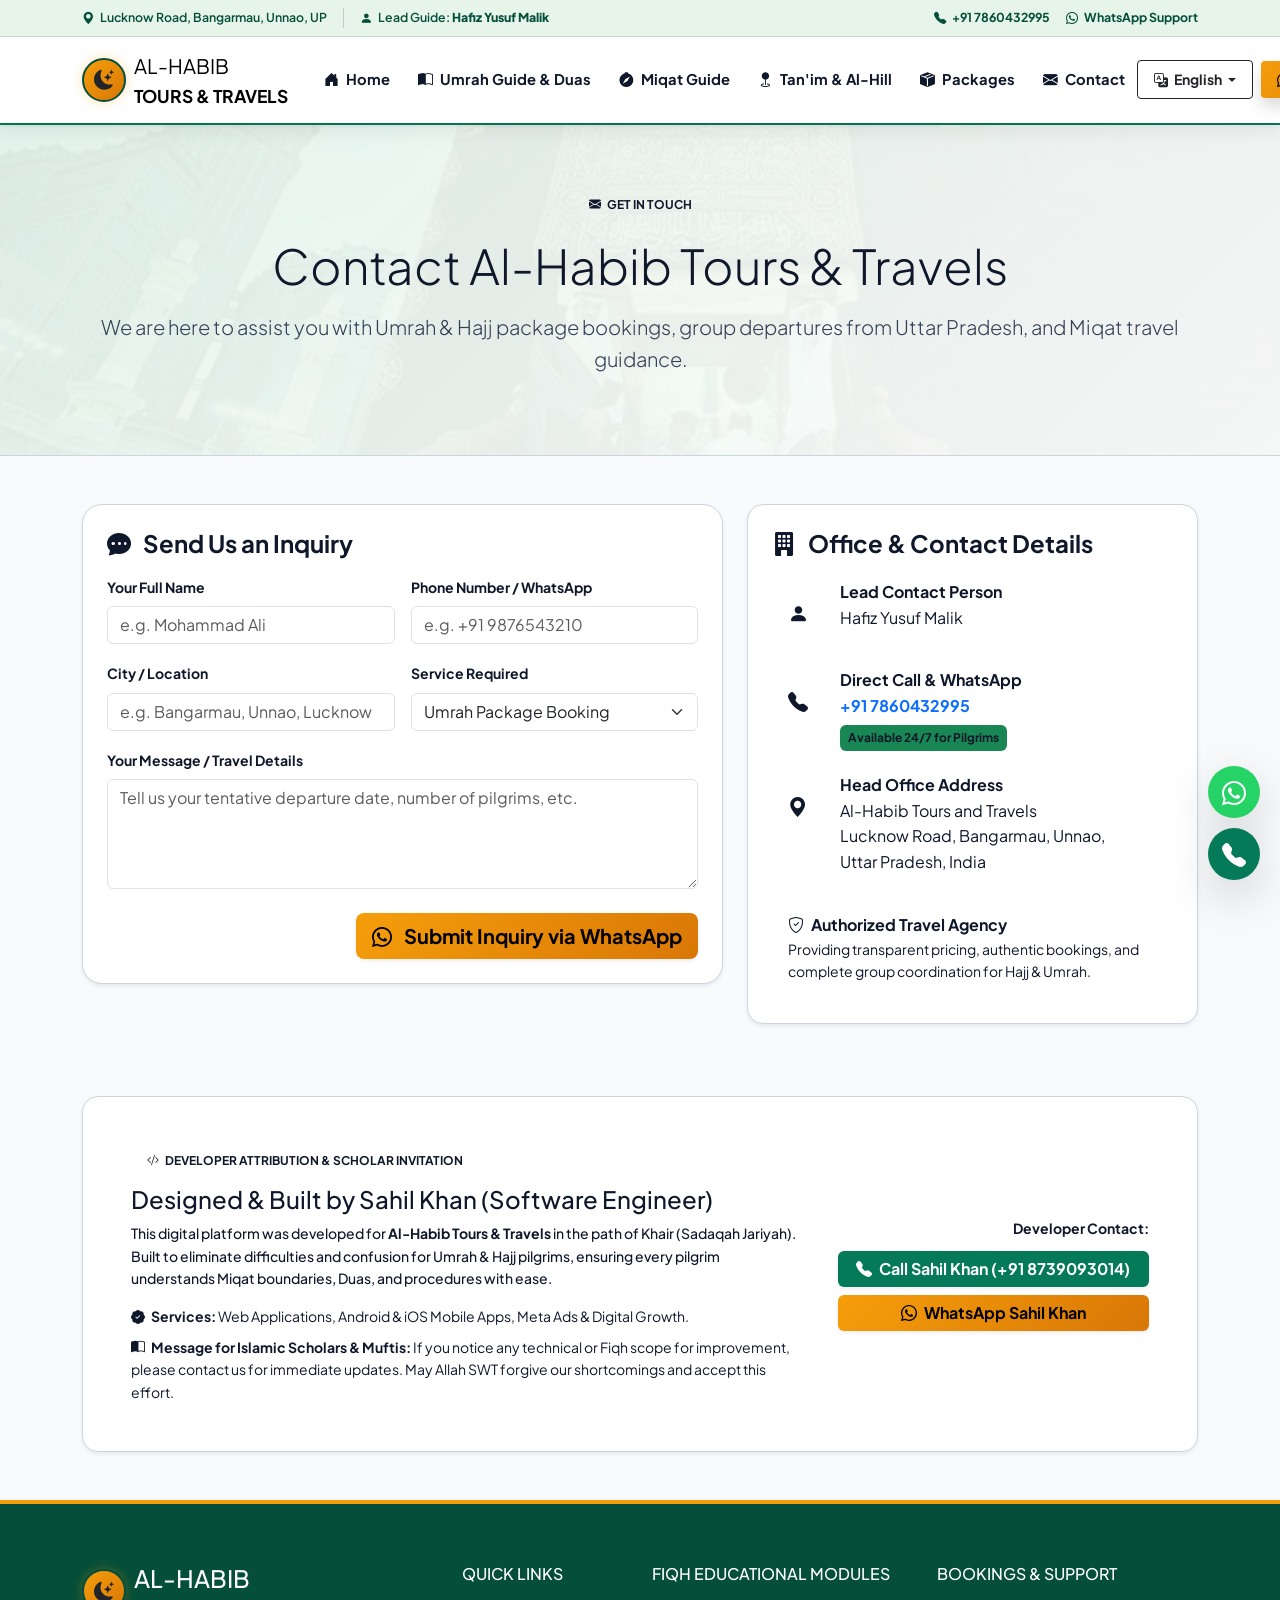
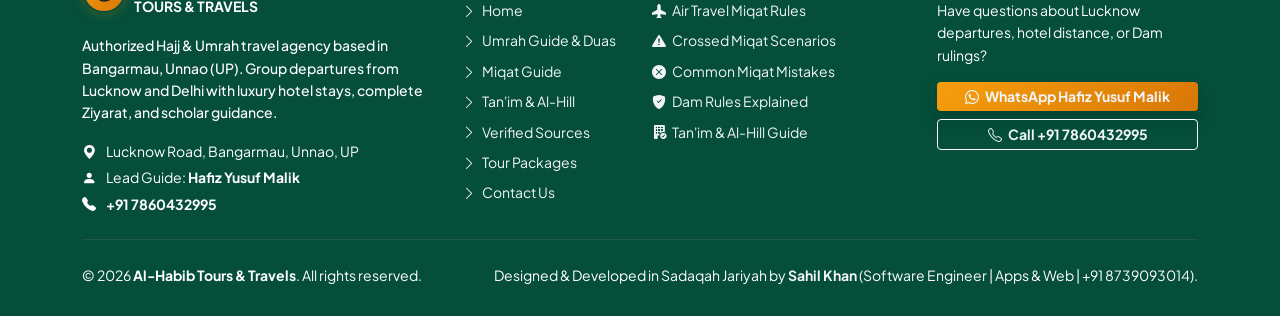
<file: contact.html>
<!DOCTYPE html>
<html lang="en" dir="ltr">
<head>
    <meta charset="UTF-8">
    <meta name="viewport" content="width=device-width, initial-scale=1.0">
    <title>Contact Us | Hafiz Yusuf Malik | Al-Habib Tours &amp; Travels</title>
    
    <!-- SEO Meta Tags -->
    <meta name="description" content="Official portal of Al-Habib Tours &amp; Travels, Bangarmau Unnao (UP). Lucknow &amp; Delhi Umrah packages starting ₹99,000, Hafiz Yusuf Malik group departures, step-by-step Umrah guide with Duas, and verified Miqat rules.">
    <meta name="keywords" content="Umrah packages Lucknow, Umrah packages 2026, Lucknow to Makkah Umrah, Hafiz Yusuf Malik Bangarmau, Al Habib Tours Unnao, Miqat rules air travel, Dam rulings Umrah, Step by step Umrah guide Duas, Tan'im Masjid Aisha rules">
    <meta name="author" content="Sahil Khan (Software Engineer)">
    <meta name="robots" content="index, follow, max-snippet:-1, max-image-preview:large, max-video-preview:-1">
    <link rel="canonical" href="https://alhabibtours.com/">

    <!-- Open Graph Social Meta Tags -->
    <meta property="og:locale" content="en_US">
    <meta property="og:type" content="website">
    <meta property="og:title" content="Contact Us | Hafiz Yusuf Malik | Al-Habib Tours &amp; Travels">
    <meta property="og:description" content="Official portal of Al-Habib Tours &amp; Travels, Bangarmau Unnao (UP). Lucknow &amp; Delhi Umrah packages starting ₹99,000, Hafiz Yusuf Malik group departures, step-by-step Umrah guide with Duas, and verified Miqat rules.">
    <meta property="og:url" content="https://alhabibtours.com/">
    <meta property="og:site_name" content="Al-Habib Tours & Travels">
    <meta property="og:image" content="https://alhabibtours.com/assets/images/kaaba_1.jpg">
    <meta property="og:image:width" content="1200">
    <meta property="og:image:height" content="630">

    <!-- Twitter Card Meta Tags -->
    <meta name="twitter:card" content="summary_large_image">
    <meta name="twitter:title" content="Contact Us | Hafiz Yusuf Malik | Al-Habib Tours &amp; Travels">
    <meta name="twitter:description" content="Official portal of Al-Habib Tours &amp; Travels, Bangarmau Unnao (UP). Lucknow &amp; Delhi Umrah packages starting ₹99,000, Hafiz Yusuf Malik group departures, step-by-step Umrah guide with Duas, and verified Miqat rules.">
    <meta name="twitter:image" content="https://alhabibtours.com/assets/images/kaaba_1.jpg">

    <!-- Schema.org JSON-LD Structured Data for LocalBusiness & TravelAgency -->
    <script type="application/ld+json">
    {
      "@context": "https://schema.org",
      "@type": "TravelAgency",
      "name": "Al-Habib Tours & Travels",
      "image": "https://alhabibtours.com/assets/images/kaaba_1.jpg",
      "@id": "https://alhabibtours.com/",
      "url": "https://alhabibtours.com/",
      "telephone": "+917860432995",
      "priceRange": "₹99,000 - ₹1,39,000",
      "address": {
        "@type": "PostalAddress",
        "streetAddress": "Lucknow Road",
        "addressLocality": "Bangarmau",
        "addressRegion": "Unnao, Uttar Pradesh",
        "postalCode": "209868",
        "addressCountry": "IN"
      },
      "geo": {
        "@type": "GeoCoordinates",
        "latitude": 26.9113,
        "longitude": 80.2081
      },
      "openingHoursSpecification": {
        "@type": "OpeningHoursSpecification",
        "dayOfWeek": [
          "Monday",
          "Tuesday",
          "Wednesday",
          "Thursday",
          "Friday",
          "Saturday",
          "Sunday"
        ],
        "opens": "08:00",
        "closes": "22:00"
      },
      "sameAs": [
        "https://wa.me/917860432995"
      ]
    }
    </script>

    <!-- Schema.org FAQPage Structured Data -->
    <script type="application/ld+json">
    {
      "@context": "https://schema.org",
      "@type": "FAQPage",
      "mainEntity": [{
        "@type": "Question",
        "name": "What is the starting price for 15-day Umrah package from Lucknow?",
        "acceptedAnswer": {
          "@type": "Answer",
          "text": "Al-Habib Tours & Travels offers benchmarked 15-day Lucknow Umrah packages starting from ₹99,000 for Economy, ₹1,19,000 for Comfort (Most Popular), and ₹1,39,000 for Premium VIP Luxury."
        }
      }, {
        "@type": "Question",
        "name": "What is the Miqat boundary for flight departures from India to Jeddah?",
        "acceptedAnswer": {
          "@type": "Answer",
          "text": "Pilgrims flying directly from India to Jeddah pass the parallel Miqat boundary (Yalamlam / Al-Juhfah) in mid-air approximately 20 to 30 minutes before reaching Jeddah airport. Ihram garments must be put on before boarding or in flight before crossing this point."
        }
      }]
    }
    </script>
    
    <!-- Google Fonts -->
    <link rel="preconnect" href="https://fonts.googleapis.com">
    <link rel="preconnect" href="https://fonts.gstatic.com" crossorigin>
    <!-- Bootstrap 5 CSS -->
    <link href="https://cdn.jsdelivr.net/npm/bootstrap@5.3.2/dist/css/bootstrap.min.css" rel="stylesheet">
    <!-- Bootstrap Icons -->
    <link rel="stylesheet" href="https://cdn.jsdelivr.net/npm/bootstrap-icons@1.11.1/font/bootstrap-icons.css">
    
    <!-- Custom Style System -->
    <link rel="stylesheet" href="assets/css/style.css">
    <link rel="stylesheet" href="assets/css/rtl.css">
</head>
<body>

<!-- Floating Quick Action Buttons (WhatsApp & Call) -->
<div class="floating-contact-widget">
    <a href="https://wa.me/917860432995?text=Assalamu%20Alaikum%20Hafiz%20Yusuf%20Malik%20Sahab,%20I%20have%20an%20Umrah/Hajj%20query." 
       target="_blank" class="floating-btn floating-btn-wa shadow-lg" title="WhatsApp Us">
        <i class="bi bi-whatsapp"></i>
    </a>
    <a href="tel:+917860432995" class="floating-btn floating-btn-phone shadow-lg" title="Call Us Direct">
        <i class="bi bi-telephone-fill"></i>
    </a>
</div>

<!-- Header Master Wrapper (Clean Responsive Navbar) -->
<header class="master-header sticky-top">
    <!-- Top Contact Strip -->
    <div class="top-info-strip py-2">
        <div class="container">
            <div class="d-flex flex-wrap justify-content-between align-items-center gap-2 small">
                <!-- Location & Guide -->
                <div class="d-flex align-items-center flex-wrap gap-3">
                    <span>
                        <i class="bi bi-geo-alt-fill text-gold me-1"></i>
                        <span class="lang-text lang-en">Lucknow Road, Bangarmau, Unnao, UP</span>
                        <span class="lang-text lang-hi d-none">लखनऊ रोड, बांगरमऊ, उन्नाव, यू.पी.</span>
                        <span class="lang-text lang-ur d-none" dir="rtl">لکھنؤ روڈ، باگرمئو، اناؤ، یو پی</span>
                    </span>
                    <span class="border-start border-secondary-subtle ps-3">
                        <i class="bi bi-person-fill text-gold me-1"></i>
                        <span class="lang-text lang-en">Lead Guide: <strong>Hafiz Yusuf Malik</strong></span>
                        <span class="lang-text lang-hi d-none">गाइड: <strong>हाफ़िज़ युसुफ़ मलिक</strong></span>
                        <span class="lang-text lang-ur d-none" dir="rtl">گائیڈ: <strong>حافظ یوسف ملک</strong></span>
                    </span>
                </div>

                <!-- Call & WhatsApp Support -->
                <div class="d-flex align-items-center gap-3">
                    <a href="tel:+917860432995" class="text-decoration-none fw-bold">
                        <i class="bi bi-telephone-fill text-gold me-1"></i> +91 7860432995
                    </a>
                    <a href="https://wa.me/917860432995" target="_blank" class="fw-bold text-decoration-none text-emerald-medium">
                        <i class="bi bi-whatsapp me-1"></i> WhatsApp Support
                    </a>
                </div>
            </div>
        </div>
    </div>

    <!-- Main Navigation Bar (Clean HTML Standard Paths) -->
    <nav class="navbar navbar-expand-xl bg-white navbar-light py-2 shadow-sm">
        <div class="container">
            <!-- Brand Logo -->
            <a class="navbar-brand d-flex align-items-center me-3" href="index.html">
                <div class="navbar-brand-logo rounded-circle me-2 d-flex align-items-center justify-content-center">
                    <i class="bi bi-moon-stars-fill text-dark fs-5"></i>
                </div>
                <div>
                    <span class="d-block fw-extrabold text-emerald-medium fs-5 leading-tight tracking-tight">AL-HABIB</span>
                    <span class="d-block text-gold small text-uppercase tracking-wider fw-bold fs-8">TOURS & TRAVELS</span>
                </div>
            </a>

            <!-- Mobile Toggler -->
            <button class="navbar-toggler border-0 shadow-none" type="button" data-bs-toggle="collapse" data-bs-target="#navbarContent" aria-controls="navbarContent" aria-expanded="false" aria-label="Toggle navigation">
                <span class="navbar-toggler-icon"></span>
            </button>

            <!-- Collapsible Single-Line Nav Items -->
            <div class="collapse navbar-collapse" id="navbarContent">
                <ul class="navbar-nav me-auto mb-2 mb-xl-0 ms-xl-2 gap-1">
                    <li class="nav-item">
                        <a class="nav-link text-nowrap" href="index.html">
                            <i class="bi bi-house-door-fill me-1 text-emerald-medium"></i>
                            <span class="lang-text lang-en">Home</span>
                            <span class="lang-text lang-hi d-none">होम</span>
                            <span class="lang-text lang-ur d-none" dir="rtl">ہوم</span>
                        </a>
                    </li>
                    <li class="nav-item">
                        <a class="nav-link text-nowrap" href="umrah_guide.html">
                            <i class="bi bi-book-half me-1 text-emerald-medium"></i>
                            <span class="lang-text lang-en">Umrah Guide & Duas</span>
                            <span class="lang-text lang-hi d-none">उमराह गाइड व दुआएं</span>
                            <span class="lang-text lang-ur d-none" dir="rtl">طریقہ عمرہ و دعائیں</span>
                        </a>
                    </li>
                    <li class="nav-item">
                        <a class="nav-link text-nowrap" href="miqat.html">
                            <i class="bi bi-compass-fill me-1 text-emerald-medium"></i>
                            <span class="lang-text lang-en">Miqat Guide</span>
                            <span class="lang-text lang-hi d-none">मीक़ात गाइड</span>
                            <span class="lang-text lang-ur d-none" dir="rtl">رہنمائے میقات</span>
                        </a>
                    </li>
                    <li class="nav-item">
                        <a class="nav-link text-nowrap" href="tanim.html">
                            <i class="bi bi-geo-fill me-1 text-emerald-medium"></i>
                            <span class="lang-text lang-en">Tan'im & Al-Hill</span>
                            <span class="lang-text lang-hi d-none">तनीम व अल-हिल</span>
                            <span class="lang-text lang-ur d-none" dir="rtl">تنعیم و الحل</span>
                        </a>
                    </li>
                    <li class="nav-item">
                        <a class="nav-link text-nowrap" href="packages.html">
                            <i class="bi bi-box-seam-fill me-1 text-emerald-medium"></i>
                            <span class="lang-text lang-en">Packages</span>
                            <span class="lang-text lang-hi d-none">टूर पैकेज</span>
                            <span class="lang-text lang-ur d-none" dir="rtl">ٹور پیکجز</span>
                        </a>
                    </li>
                    <li class="nav-item">
                        <a class="nav-link text-nowrap" href="contact.html">
                            <i class="bi bi-envelope-fill me-1 text-emerald-medium"></i>
                            <span class="lang-text lang-en">Contact</span>
                            <span class="lang-text lang-hi d-none">संपर्क</span>
                            <span class="lang-text lang-ur d-none" dir="rtl">رابطہ</span>
                        </a>
                    </li>
                </ul>

                <!-- Language Selector & Book Button (No Wrap) -->
                <div class="d-flex align-items-center gap-2 flex-nowrap mt-2 mt-xl-0">
                    <div class="dropdown">
                        <button class="btn btn-outline-dark btn-sm dropdown-toggle fw-bold px-3 py-2 text-nowrap" type="button" id="langDropdown" data-bs-toggle="dropdown">
                            <i class="bi bi-translate me-1"></i> <span id="currentLangText">English</span>
                        </button>
                        <ul class="dropdown-menu dropdown-menu-end shadow-lg rounded-3 border-0">
                            <li><a class="dropdown-item lang-select-btn px-3 py-2 fw-semibold" href="#" data-lang="en">🇬🇧 English</a></li>
                            <li><a class="dropdown-item lang-select-btn px-3 py-2 fw-semibold" href="#" data-lang="hi">🇮🇳 हिन्दी (Hindi)</a></li>
                            <li><a class="dropdown-item lang-select-btn px-3 py-2 fw-semibold" href="#" data-lang="ur">🇵🇰/🇮🇳 اردو (Urdu)</a></li>
                        </ul>
                    </div>

                    <a href="https://wa.me/917860432995?text=Assalamu%20Alaikum%20Hafiz%20Yusuf%20Malik%20Sahab,%20I%20want%20to%20book%20an%20Umrah%20package." 
                       target="_blank" class="btn btn-gold btn-sm fw-bold px-3 py-2 shadow text-nowrap">
                        <i class="bi bi-whatsapp me-1"></i> Book Umrah
                    </a>
                </div>
            </div>
        </div>
    </nav>
</header>

<section class="bg-gradient-emerald text-white py-5">
    <div class="container text-center py-3">
        <span class="badge bg-gold text-dark fw-bold px-3 py-2 rounded-pill mb-3">
            <i class="bi bi-envelope-fill me-1"></i> GET IN TOUCH
        </span>
        <h1 class="display-5 fw-extrabold mb-3">Contact Al-Habib Tours & Travels</h1>
        <p class="lead text-white-80 max-w-700 mx-auto">
            We are here to assist you with Umrah & Hajj package bookings, group departures from Uttar Pradesh, and Miqat travel guidance.
        </p>
    </div>
</section>

<div class="container py-5">
    <div class="row g-4">
        <!-- Contact Form -->
        <div class="col-lg-7">
            <div class="card glass-card border-0 p-4 shadow-sm">
                <h4 class="fw-bold text-emerald-medium mb-3"><i class="bi bi-chat-dots-fill me-2"></i> Send Us an Inquiry</h4>
                <form id="contactForm" onsubmit="handleContactSubmit(event)">
                    <div class="row g-3">
                        <div class="col-md-6">
                            <label class="form-label fw-bold small">Your Full Name</label>
                            <input type="text" id="cName" class="form-control" placeholder="e.g. Mohammad Ali" required>
                        </div>
                        <div class="col-md-6">
                            <label class="form-label fw-bold small">Phone Number / WhatsApp</label>
                            <input type="tel" id="cPhone" class="form-control" placeholder="e.g. +91 9876543210" required>
                        </div>
                        <div class="col-md-6">
                            <label class="form-label fw-bold small">City / Location</label>
                            <input type="text" id="cCity" class="form-control" placeholder="e.g. Bangarmau, Unnao, Lucknow" required>
                        </div>
                        <div class="col-md-6">
                            <label class="form-label fw-bold small">Service Required</label>
                            <select id="cService" class="form-select" required>
                                <option value="Umrah Package Booking">Umrah Package Booking</option>
                                <option value="Hajj Package Booking">Hajj Package Booking</option>
                                <option value="Miqat Fiqh Guidance">Miqat Travel Guidance</option>
                                <option value="Custom Group Departure">Custom Group Departure</option>
                            </select>
                        </div>
                        <div class="col-12">
                            <label class="form-label fw-bold small">Your Message / Travel Details</label>
                            <textarea id="cMessage" class="form-control" rows="4" placeholder="Tell us your tentative departure date, number of pilgrims, etc." required></textarea>
                        </div>
                    </div>
                    <div class="mt-4 text-end">
                        <button type="submit" class="btn btn-gold btn-lg fw-bold shadow-sm">
                            <i class="bi bi-whatsapp me-2"></i> Submit Inquiry via WhatsApp
                        </button>
                    </div>
                </form>
            </div>
        </div>

        <!-- Contact Info Box -->
        <div class="col-lg-5">
            <div class="card border-0 bg-dark-emerald text-white p-4 rounded-4 shadow-sm h-100">
                <h4 class="fw-bold text-gold mb-4"><i class="bi bi-building-fill me-2"></i> Office & Contact Details</h4>

                <div class="d-flex align-items-start mb-4">
                    <div class="bg-gold text-dark p-3 rounded-circle me-3 fs-5">
                        <i class="bi bi-person-fill"></i>
                    </div>
                    <div>
                        <h6 class="fw-bold text-white mb-1">Lead Contact Person</h6>
                        <p class="mb-0 text-white-80">Hafiz Yusuf Malik</p>
                    </div>
                </div>

                <div class="d-flex align-items-start mb-4">
                    <div class="bg-gold text-dark p-3 rounded-circle me-3 fs-5">
                        <i class="bi bi-telephone-fill"></i>
                    </div>
                    <div>
                        <h6 class="fw-bold text-white mb-1">Direct Call & WhatsApp</h6>
                        <p class="mb-1"><a href="tel:+917860432995" class="text-gold fw-bold text-decoration-none">+91 7860432995</a></p>
                        <span class="badge bg-success small">Available 24/7 for Pilgrims</span>
                    </div>
                </div>

                <div class="d-flex align-items-start mb-4">
                    <div class="bg-gold text-dark p-3 rounded-circle me-3 fs-5">
                        <i class="bi bi-geo-alt-fill"></i>
                    </div>
                    <div>
                        <h6 class="fw-bold text-white mb-1">Head Office Address</h6>
                        <p class="mb-0 text-white-80">
                            Al-Habib Tours and Travels<br>
                            Lucknow Road, Bangarmau, Unnao,<br>
                            Uttar Pradesh, India
                        </p>
                    </div>
                </div>

                <div class="p-3 bg-emerald-medium rounded-3 mt-auto">
                    <h6 class="fw-bold text-white mb-1"><i class="bi bi-shield-check text-gold me-1"></i> Authorized Travel Agency</h6>
                    <p class="small text-white-80 mb-0">Providing transparent pricing, authentic bookings, and complete group coordination for Hajj & Umrah.</p>
                </div>
            </div>
        </div>
    </div>
</div>

<script>
function handleContactSubmit(e) {
    e.preventDefault();
    const name = document.getElementById('cName').value;
    const phone = document.getElementById('cPhone').value;
    const city = document.getElementById('cCity').value;
    const service = document.getElementById('cService').value;
    const msg = document.getElementById('cMessage').value;

    const waText = `Assalamu Alaikum Hafiz Yusuf Malik Sahab,\n\nName: ${name}\nPhone: ${phone}\nCity: ${city}\nService: ${service}\nMessage: ${msg}`;
    window.open(`https://wa.me/917860432995?text=${encodeURIComponent(waText)}`, '_blank');
}
</script>


<div class="container my-4">
    <div class="card developer-card border-0 shadow-sm rounded-4 overflow-hidden my-4 bg-emerald-soft border border-emerald-medium text-dark">
    <div class="card-body p-4 p-md-5">
        <div class="row align-items-center">
            <div class="col-md-8 mb-4 mb-md-0">
                <span class="badge bg-emerald-medium text-white mb-2 px-3 py-2 fw-bold">
                    <i class="bi bi-code-slash me-1"></i> DEVELOPER ATTRIBUTION & SCHOLAR INVITATION
                </span>
                
                <div class="lang-text lang-en">
                    <h4 class="fw-extrabold text-emerald-medium mb-2">Designed & Built by Sahil Khan (Software Engineer)</h4>
                    <p class="small text-dark mb-3 fw-medium">
                        This digital platform was developed for <strong>Al-Habib Tours & Travels</strong> in the path of Khair (Sadaqah Jariyah). Built to eliminate difficulties and confusion for Umrah & Hajj pilgrims, ensuring every pilgrim understands Miqat boundaries, Duas, and procedures with ease.
                    </p>
                    <p class="small text-dark mb-2">
                        <i class="bi bi-patch-check-fill text-gold me-1"></i> <strong>Services:</strong> Web Applications, Android & iOS Mobile Apps, Meta Ads & Digital Growth.
                    </p>
                    <p class="small text-muted mb-0">
                        <i class="bi bi-book-half text-emerald-medium me-1"></i> <strong>Message for Islamic Scholars & Muftis:</strong> If you notice any technical or Fiqh scope for improvement, please contact us for immediate updates. May Allah SWT forgive our shortcomings and accept this effort.
                    </p>
                </div>

                <div class="lang-text lang-hi d-none">
                    <h4 class="fw-extrabold text-emerald-medium mb-2">डिजाइन व निर्माण: साहिल ख़ान (सॉफ्टवेयर इंजीनियर)</h4>
                    <p class="small text-dark mb-3 fw-medium">
                        यह डिजिटल पोर्टल <strong>अल-हबीब टूर एंड ट्रेवल्स</strong> के लिए नेकी की राह में बनाया गया है, ताकि उमराह व हज पर जाने वाले यात्रियों को मीक़ात, दुआओं और नियमों की सही जानकारी आसानी से मिल सके और यात्रा की दुश्वारियाँ दूर हों।
                    </p>
                    <p class="small text-dark mb-2">
                        <i class="bi bi-patch-check-fill text-gold me-1"></i> <strong>सेवाएं:</strong> वेबसाइट, एंड्रॉइड व iOS मोबाइल ऐप्स, मेटा विज्ञापन (Meta Ads)।
                    </p>
                    <p class="small text-muted mb-0">
                        <i class="bi bi-book-half text-emerald-medium me-1"></i> <strong>इस्लामिक स्कॉलर्स व मुफ़्ती हज़रात के लिए संदेश:</strong> अगर इसमें कोई फ़िक़्ही सुधार या सुझाव हो तो कृपया संपर्क करें, हम आपके शुकगुज़ार होंगे। अल्लाह तआला हमें तमाम गुनाहों से बचाए।
                    </p>
                </div>

                <div class="lang-text lang-ur d-none" dir="rtl">
                    <h4 class="fw-extrabold text-emerald-medium mb-2">ڈیزائن و ڈویلپمنٹ: ساحل خان (سافٹ ویئر انجینئر)</h4>
                    <p class="small text-dark mb-3 fw-medium">
                        یہ پورٹل <strong>ال حبیب ٹورز اینڈ ٹریولز</strong> کے لیے راہِ خیر میں تیار کیا گیا ہے تاکہ زائرینِ عمرہ و حج کی مشکلات دور ہوں اور انہیں میقات، دعاؤں اور احکام کی آسان معلومات حاصل ہو سکیں۔
                    </p>
                    <p class="small text-dark mb-2">
                        <i class="bi bi-patch-check-fill text-gold me-1"></i> <strong>خدمات:</strong> ویب سائٹس، اینڈرائیڈ و iOS موبائل ایپس، میٹا ایڈز۔
                    </p>
                    <p class="small text-muted mb-0">
                        <i class="bi bi-book-half text-emerald-medium me-1"></i> <strong>علماء کرام و مفتیانِ عظام کے لیے پیغام:</strong> اگر اس میں کسی تصحیح یا بہتری کی ضرورت محسوس ہو تو برائے کرم مطلع فرمائیں، ہم شکر گزار ہوں گے۔ اللہ تعالیٰ ہم سب کو معاف فرمائے۔
                    </p>
                </div>
            </div>

            <div class="col-md-4 text-md-end border-start-md ps-md-4">
                <div class="d-grid gap-2">
                    <span class="fw-bold text-dark small d-block mb-1">Developer Contact:</span>
                    <a href="tel:+918739093014" class="btn btn-emerald fw-bold shadow-sm">
                        <i class="bi bi-telephone-fill me-1"></i> Call Sahil Khan (+91 8739093014)
                    </a>
                    <a href="https://wa.me/918739093014?text=Assalamu%20Alaikum%20Sahil%20Khan,%20I%20saw%20the%20Al-Habib%20website%20and%20want%20to%20discuss%20a%20project/feedback." 
                       target="_blank" class="btn btn-gold fw-bold shadow-sm">
                        <i class="bi bi-whatsapp me-1"></i> WhatsApp Sahil Khan
                    </a>
                </div>
            </div>
        </div>
    </div>
</div>
</div>

<footer class="site-footer mt-5">
    <div class="container">
        <div class="row g-4">
            <!-- Col 1: Brand & Bio -->
            <div class="col-lg-4 col-md-6">
                <div class="d-flex align-items-center mb-3">
                    <div class="navbar-brand-logo rounded-circle me-2 d-flex align-items-center justify-content-center">
                        <i class="bi bi-moon-stars-fill text-dark fs-5"></i>
                    </div>
                    <div>
                        <h4 class="fw-extrabold text-white mb-0">AL-HABIB</h4>
                        <span class="text-gold small text-uppercase tracking-wider fw-bold">TOURS & TRAVELS</span>
                    </div>
                </div>
                <p class="small text-white-80 mb-3 fw-medium">
                    Authorized Hajj & Umrah travel agency based in Bangarmau, Unnao (UP). Group departures from Lucknow and Delhi with luxury hotel stays, complete Ziyarat, and scholar guidance.
                </p>
                <div class="small text-white-80">
                    <p class="mb-1"><i class="bi bi-geo-alt-fill text-gold me-2"></i> Lucknow Road, Bangarmau, Unnao, UP</p>
                    <p class="mb-1"><i class="bi bi-person-fill text-gold me-2"></i> Lead Guide: <strong>Hafiz Yusuf Malik</strong></p>
                    <p class="mb-0"><i class="bi bi-telephone-fill text-gold me-2"></i> <strong>+91 7860432995</strong></p>
                </div>
            </div>

            <!-- Col 2: Quick Links -->
            <div class="col-lg-2 col-md-6">
                <h6 class="fw-extrabold text-gold text-uppercase tracking-wider mb-3">Quick Links</h6>
                <ul class="list-unstyled small mb-0">
                    <li class="mb-2"><a href="index.html"><i class="bi bi-chevron-right me-1 text-gold"></i> Home</a></li>
                    <li class="mb-2"><a href="umrah_guide.html"><i class="bi bi-chevron-right me-1 text-gold"></i> Umrah Guide & Duas</a></li>
                    <li class="mb-2"><a href="miqat.html"><i class="bi bi-chevron-right me-1 text-gold"></i> Miqat Guide</a></li>
                    <li class="mb-2"><a href="tanim.html"><i class="bi bi-chevron-right me-1 text-gold"></i> Tan'im & Al-Hill</a></li>
                    <li class="mb-2"><a href="sources.html"><i class="bi bi-chevron-right me-1 text-gold"></i> Verified Sources</a></li>
                    <li class="mb-2"><a href="packages.html"><i class="bi bi-chevron-right me-1 text-gold"></i> Tour Packages</a></li>
                    <li class="mb-0"><a href="contact.html"><i class="bi bi-chevron-right me-1 text-gold"></i> Contact Us</a></li>
                </ul>
            </div>

            <!-- Col 3: Fiqh Modules -->
            <div class="col-lg-3 col-md-6">
                <h6 class="fw-extrabold text-gold text-uppercase tracking-wider mb-3">Fiqh Educational Modules</h6>
                <ul class="list-unstyled small mb-0">
                    <li class="mb-2"><a href="miqat.html#airTravel"><i class="bi bi-airplane-fill me-1 text-gold"></i> Air Travel Miqat Rules</a></li>
                    <li class="mb-2"><a href="miqat.html#crossedMiqat"><i class="bi bi-exclamation-triangle-fill me-1 text-gold"></i> Crossed Miqat Scenarios</a></li>
                    <li class="mb-2"><a href="miqat.html#commonMistakes"><i class="bi bi-x-circle-fill me-1 text-gold"></i> Common Miqat Mistakes</a></li>
                    <li class="mb-2"><a href="miqat.html#damExplained"><i class="bi bi-shield-fill-check me-1 text-gold"></i> Dam Rules Explained</a></li>
                    <li class="mb-0"><a href="tanim.html#alHill"><i class="bi bi-building-fill-check me-1 text-gold"></i> Tan'im & Al-Hill Guide</a></li>
                </ul>
            </div>

            <!-- Col 4: Contact & Booking -->
            <div class="col-lg-3 col-md-6">
                <h6 class="fw-extrabold text-gold text-uppercase tracking-wider mb-3">Bookings & Support</h6>
                <p class="small text-white-80 mb-3">
                    Have questions about Lucknow departures, hotel distance, or Dam rulings?
                </p>
                <a href="https://wa.me/917860432995?text=Assalamu%20Alaikum%20Hafiz%20Yusuf%20Malik%20Sahab,%20I%20want%20to%20book%20an%20Umrah%20package." 
                   target="_blank" class="btn btn-gold btn-sm w-100 fw-bold mb-2 shadow">
                    <i class="bi bi-whatsapp me-1"></i> WhatsApp Hafiz Yusuf Malik
                </a>
                <a href="tel:+917860432995" class="btn btn-outline-light btn-sm w-100 fw-bold">
                    <i class="bi bi-telephone me-1"></i> Call +91 7860432995
                </a>
            </div>
        </div>

        <hr class="my-4 border-secondary">

        <!-- Bottom Copyright & Developer Credit (Sahil Khan) -->
        <div class="d-flex flex-wrap justify-content-between align-items-center small text-white-80 gap-2">
            <div>
                &copy; 2026 <strong>Al-Habib Tours & Travels</strong>. All rights reserved.
            </div>
            <div>
                Designed & Developed in Sadaqah Jariyah by <a href="tel:+918739093014" class="text-gold fw-bold text-decoration-none">Sahil Khan</a> (Software Engineer | Apps & Web | +91 8739093014).
            </div>
        </div>
    </div>
</footer>

<!-- Bootstrap 5 JS Bundle -->
<script src="https://cdn.jsdelivr.net/npm/bootstrap@5.3.2/dist/js/bootstrap.bundle.min.js"></script>

<!-- Custom App Logic -->
<script src="assets/js/main.js"></script>
<script src="assets/js/miqat_tree.js"></script>
<script src="assets/js/dam_checker.js"></script>
</body>
</html>
</file>
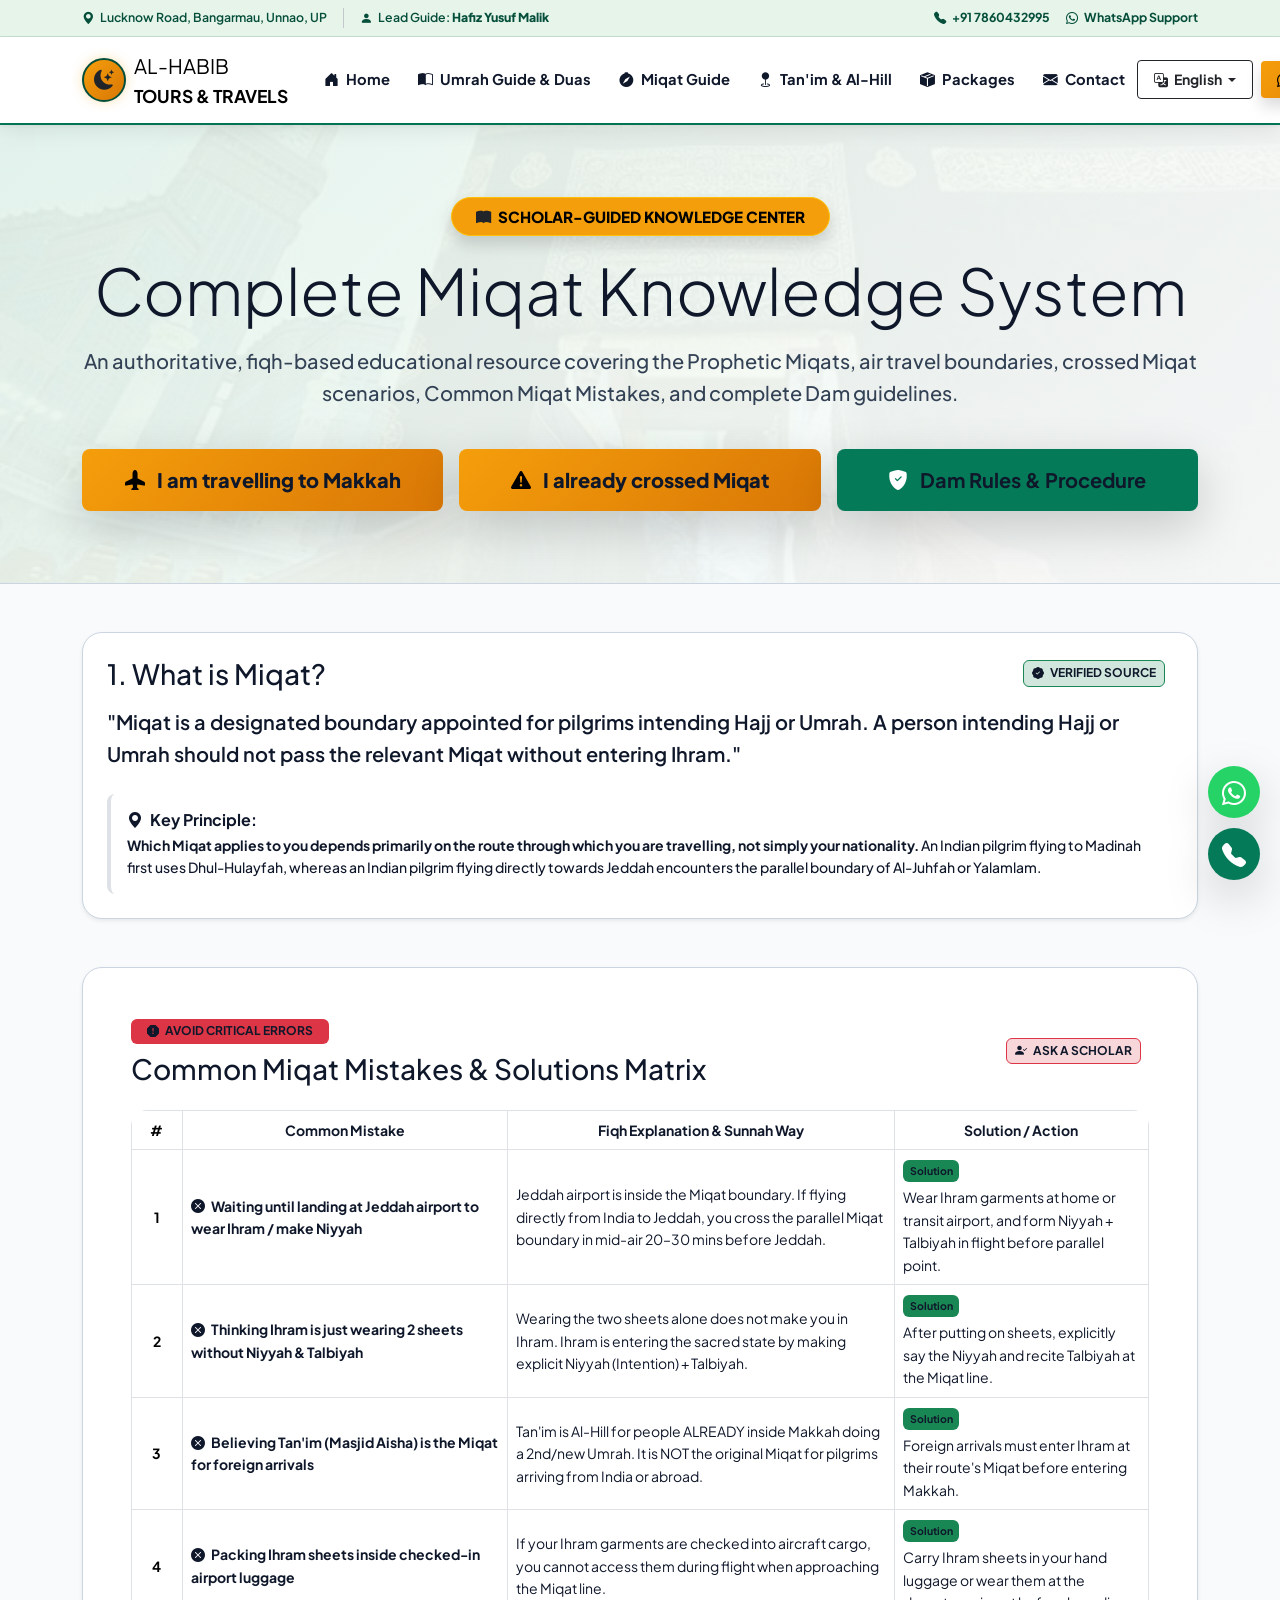
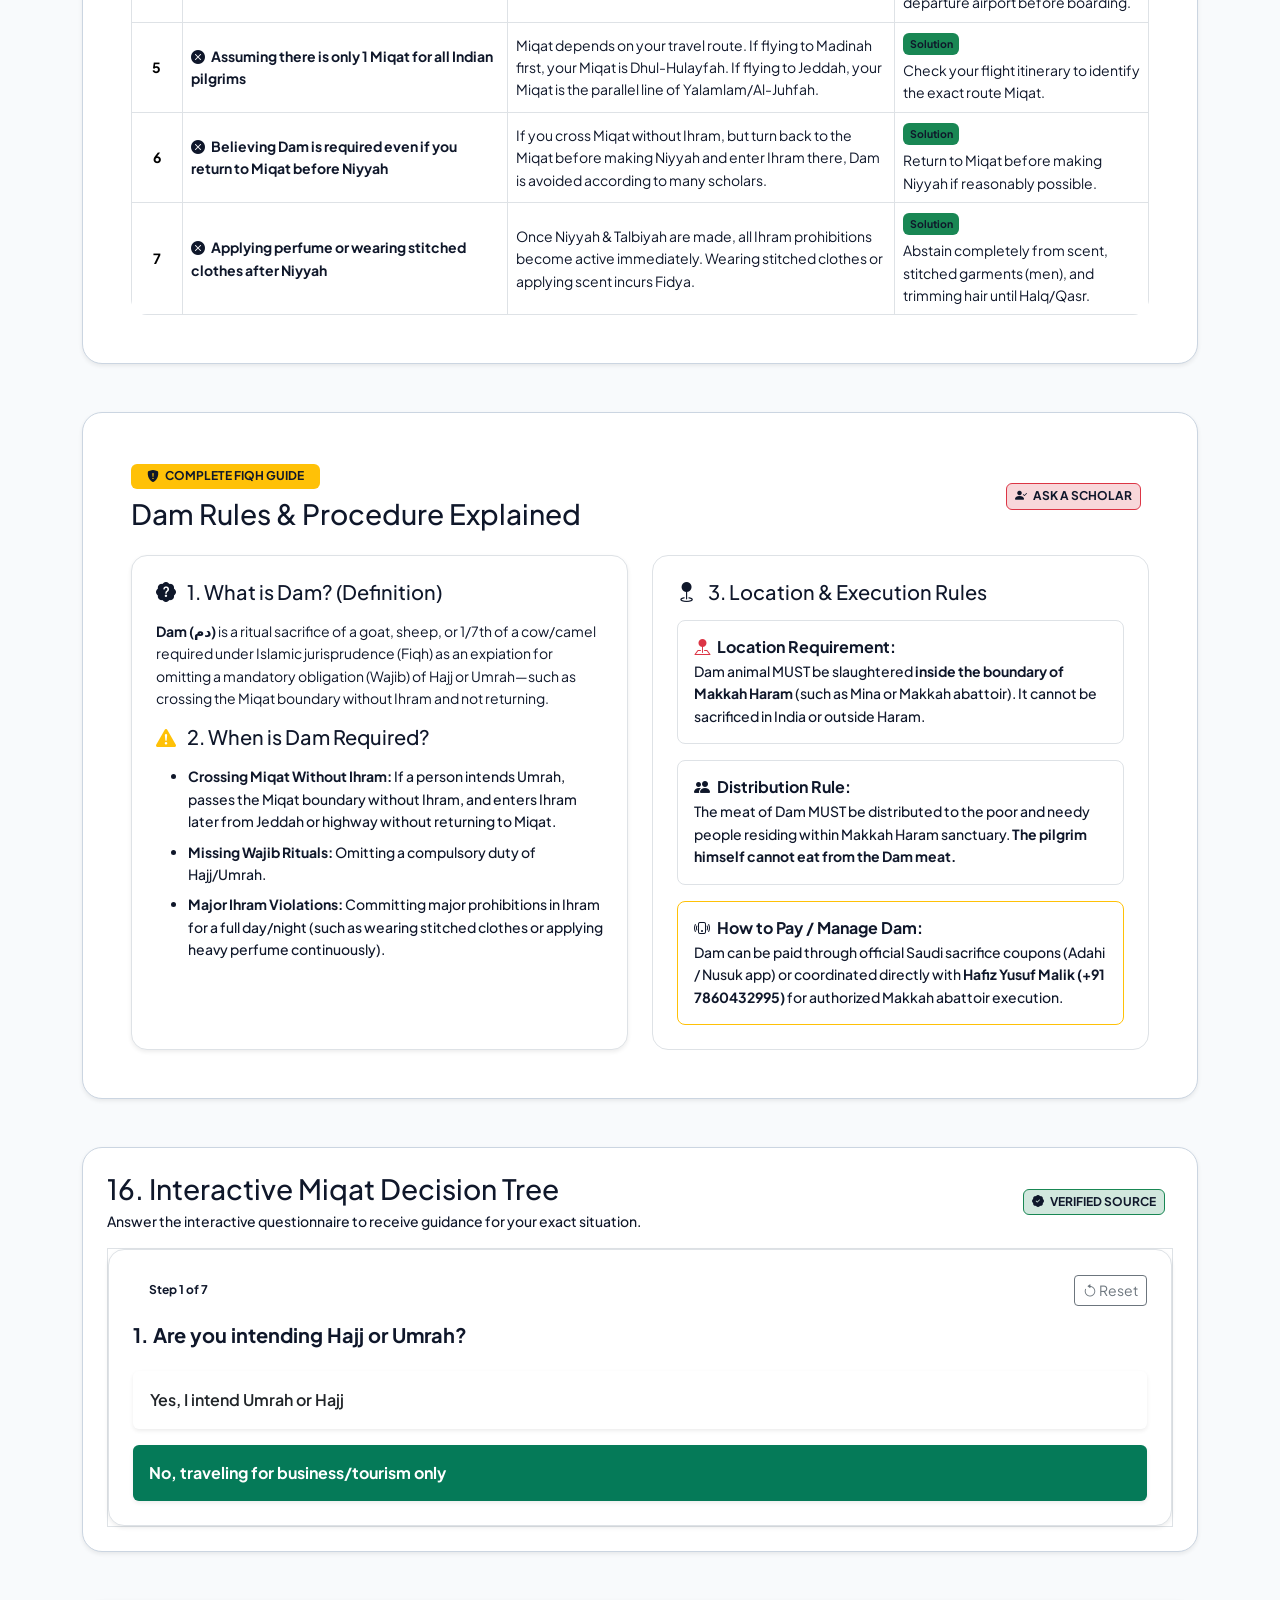
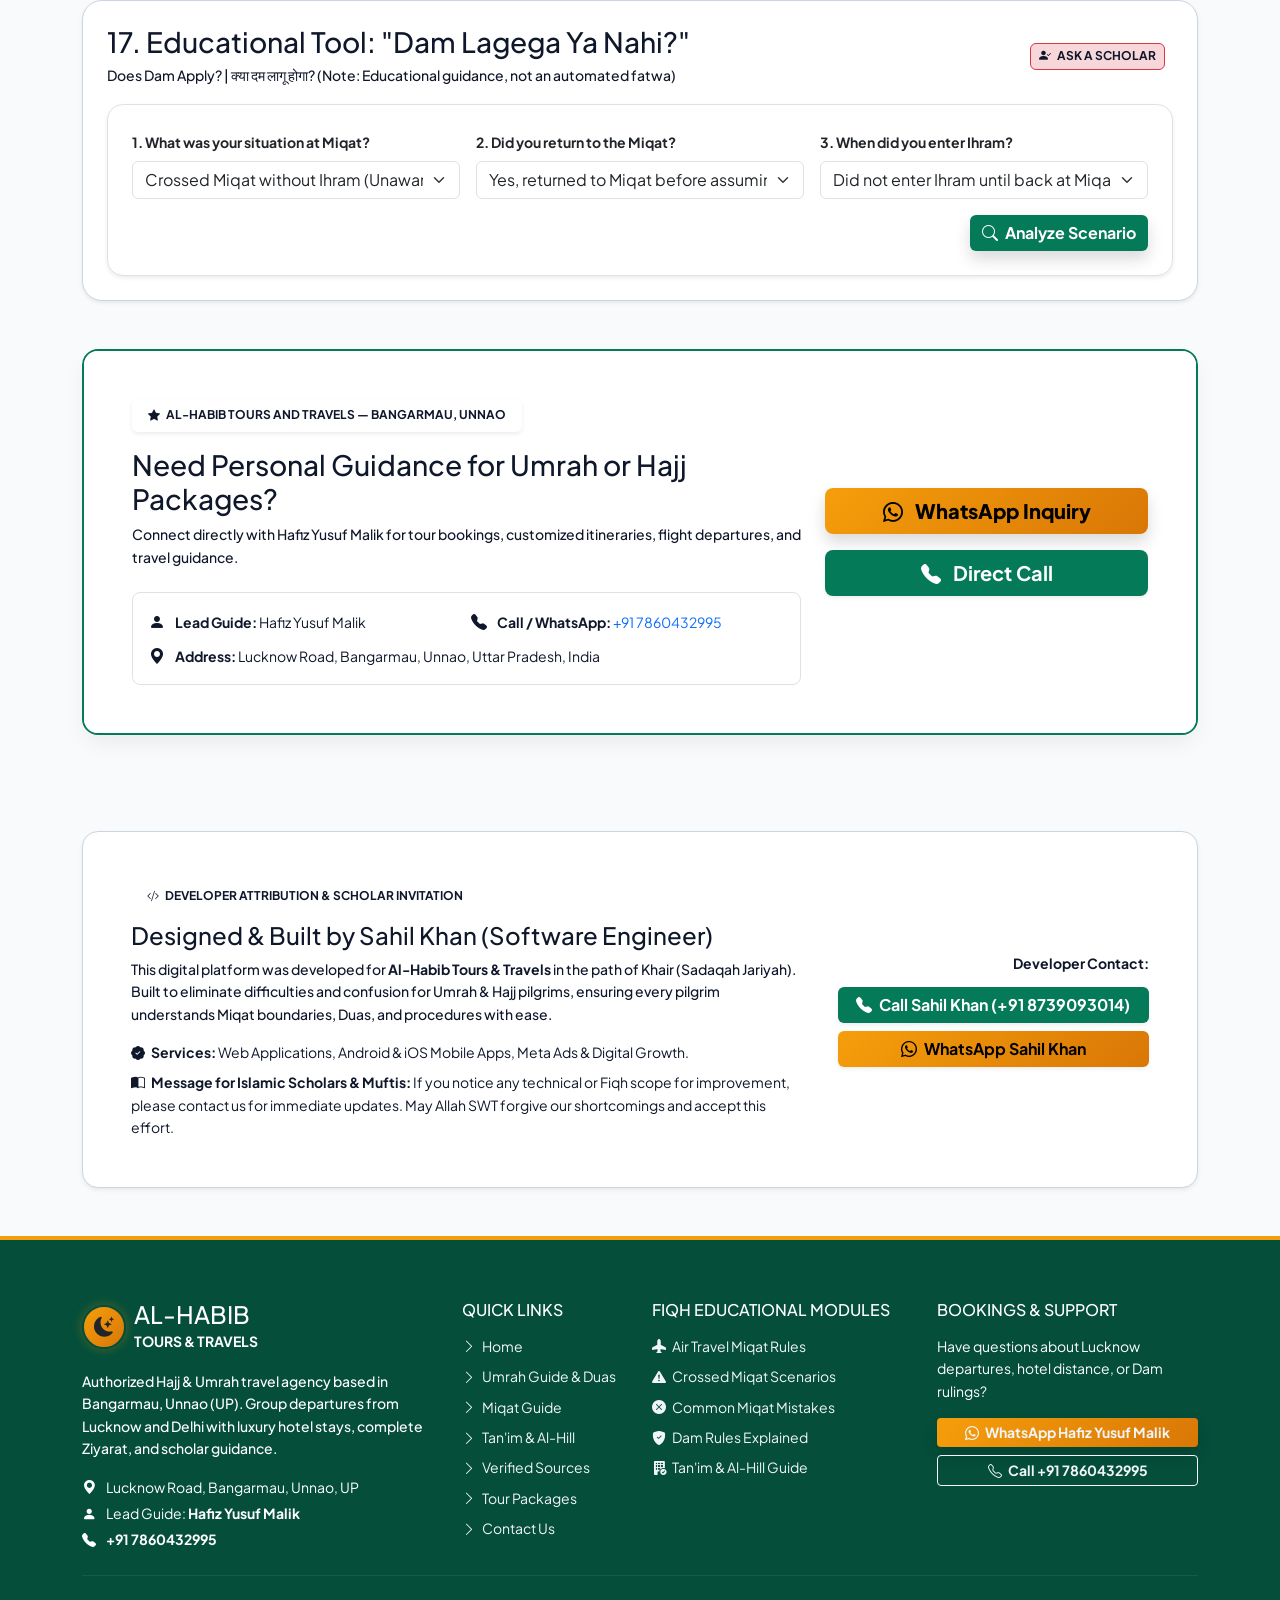
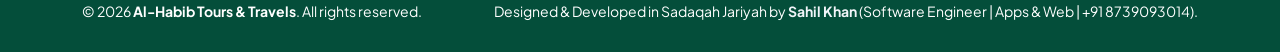
<file: miqat.html>
<!DOCTYPE html>
<html lang="en" dir="ltr">
<head>
    <meta charset="UTF-8">
    <meta name="viewport" content="width=device-width, initial-scale=1.0">
    <title>Complete Miqat Knowledge System &amp; Dam Guide | Al-Habib Tours &amp; Travels</title>
    
    <!-- SEO Meta Tags -->
    <meta name="description" content="Official portal of Al-Habib Tours &amp; Travels, Bangarmau Unnao (UP). Lucknow &amp; Delhi Umrah packages starting ₹99,000, Hafiz Yusuf Malik group departures, step-by-step Umrah guide with Duas, and verified Miqat rules.">
    <meta name="keywords" content="Umrah packages Lucknow, Umrah packages 2026, Lucknow to Makkah Umrah, Hafiz Yusuf Malik Bangarmau, Al Habib Tours Unnao, Miqat rules air travel, Dam rulings Umrah, Step by step Umrah guide Duas, Tan'im Masjid Aisha rules">
    <meta name="author" content="Sahil Khan (Software Engineer)">
    <meta name="robots" content="index, follow, max-snippet:-1, max-image-preview:large, max-video-preview:-1">
    <link rel="canonical" href="https://alhabibtours.com/">

    <!-- Open Graph Social Meta Tags -->
    <meta property="og:locale" content="en_US">
    <meta property="og:type" content="website">
    <meta property="og:title" content="Complete Miqat Knowledge System &amp; Dam Guide | Al-Habib Tours &amp; Travels">
    <meta property="og:description" content="Official portal of Al-Habib Tours &amp; Travels, Bangarmau Unnao (UP). Lucknow &amp; Delhi Umrah packages starting ₹99,000, Hafiz Yusuf Malik group departures, step-by-step Umrah guide with Duas, and verified Miqat rules.">
    <meta property="og:url" content="https://alhabibtours.com/">
    <meta property="og:site_name" content="Al-Habib Tours & Travels">
    <meta property="og:image" content="https://alhabibtours.com/assets/images/kaaba_1.jpg">
    <meta property="og:image:width" content="1200">
    <meta property="og:image:height" content="630">

    <!-- Twitter Card Meta Tags -->
    <meta name="twitter:card" content="summary_large_image">
    <meta name="twitter:title" content="Complete Miqat Knowledge System &amp; Dam Guide | Al-Habib Tours &amp; Travels">
    <meta name="twitter:description" content="Official portal of Al-Habib Tours &amp; Travels, Bangarmau Unnao (UP). Lucknow &amp; Delhi Umrah packages starting ₹99,000, Hafiz Yusuf Malik group departures, step-by-step Umrah guide with Duas, and verified Miqat rules.">
    <meta name="twitter:image" content="https://alhabibtours.com/assets/images/kaaba_1.jpg">

    <!-- Schema.org JSON-LD Structured Data for LocalBusiness & TravelAgency -->
    <script type="application/ld+json">
    {
      "@context": "https://schema.org",
      "@type": "TravelAgency",
      "name": "Al-Habib Tours & Travels",
      "image": "https://alhabibtours.com/assets/images/kaaba_1.jpg",
      "@id": "https://alhabibtours.com/",
      "url": "https://alhabibtours.com/",
      "telephone": "+917860432995",
      "priceRange": "₹99,000 - ₹1,39,000",
      "address": {
        "@type": "PostalAddress",
        "streetAddress": "Lucknow Road",
        "addressLocality": "Bangarmau",
        "addressRegion": "Unnao, Uttar Pradesh",
        "postalCode": "209868",
        "addressCountry": "IN"
      },
      "geo": {
        "@type": "GeoCoordinates",
        "latitude": 26.9113,
        "longitude": 80.2081
      },
      "openingHoursSpecification": {
        "@type": "OpeningHoursSpecification",
        "dayOfWeek": [
          "Monday",
          "Tuesday",
          "Wednesday",
          "Thursday",
          "Friday",
          "Saturday",
          "Sunday"
        ],
        "opens": "08:00",
        "closes": "22:00"
      },
      "sameAs": [
        "https://wa.me/917860432995"
      ]
    }
    </script>

    <!-- Schema.org FAQPage Structured Data -->
    <script type="application/ld+json">
    {
      "@context": "https://schema.org",
      "@type": "FAQPage",
      "mainEntity": [{
        "@type": "Question",
        "name": "What is the starting price for 15-day Umrah package from Lucknow?",
        "acceptedAnswer": {
          "@type": "Answer",
          "text": "Al-Habib Tours & Travels offers benchmarked 15-day Lucknow Umrah packages starting from ₹99,000 for Economy, ₹1,19,000 for Comfort (Most Popular), and ₹1,39,000 for Premium VIP Luxury."
        }
      }, {
        "@type": "Question",
        "name": "What is the Miqat boundary for flight departures from India to Jeddah?",
        "acceptedAnswer": {
          "@type": "Answer",
          "text": "Pilgrims flying directly from India to Jeddah pass the parallel Miqat boundary (Yalamlam / Al-Juhfah) in mid-air approximately 20 to 30 minutes before reaching Jeddah airport. Ihram garments must be put on before boarding or in flight before crossing this point."
        }
      }]
    }
    </script>
    
    <!-- Google Fonts -->
    <link rel="preconnect" href="https://fonts.googleapis.com">
    <link rel="preconnect" href="https://fonts.gstatic.com" crossorigin>
    <!-- Bootstrap 5 CSS -->
    <link href="https://cdn.jsdelivr.net/npm/bootstrap@5.3.2/dist/css/bootstrap.min.css" rel="stylesheet">
    <!-- Bootstrap Icons -->
    <link rel="stylesheet" href="https://cdn.jsdelivr.net/npm/bootstrap-icons@1.11.1/font/bootstrap-icons.css">
    
    <!-- Custom Style System -->
    <link rel="stylesheet" href="assets/css/style.css">
    <link rel="stylesheet" href="assets/css/rtl.css">
</head>
<body>

<!-- Floating Quick Action Buttons (WhatsApp & Call) -->
<div class="floating-contact-widget">
    <a href="https://wa.me/917860432995?text=Assalamu%20Alaikum%20Hafiz%20Yusuf%20Malik%20Sahab,%20I%20have%20an%20Umrah/Hajj%20query." 
       target="_blank" class="floating-btn floating-btn-wa shadow-lg" title="WhatsApp Us">
        <i class="bi bi-whatsapp"></i>
    </a>
    <a href="tel:+917860432995" class="floating-btn floating-btn-phone shadow-lg" title="Call Us Direct">
        <i class="bi bi-telephone-fill"></i>
    </a>
</div>

<!-- Header Master Wrapper (Clean Responsive Navbar) -->
<header class="master-header sticky-top">
    <!-- Top Contact Strip -->
    <div class="top-info-strip py-2">
        <div class="container">
            <div class="d-flex flex-wrap justify-content-between align-items-center gap-2 small">
                <!-- Location & Guide -->
                <div class="d-flex align-items-center flex-wrap gap-3">
                    <span>
                        <i class="bi bi-geo-alt-fill text-gold me-1"></i>
                        <span class="lang-text lang-en">Lucknow Road, Bangarmau, Unnao, UP</span>
                        <span class="lang-text lang-hi d-none">लखनऊ रोड, बांगरमऊ, उन्नाव, यू.पी.</span>
                        <span class="lang-text lang-ur d-none" dir="rtl">لکھنؤ روڈ، باگرمئو، اناؤ، یو پی</span>
                    </span>
                    <span class="border-start border-secondary-subtle ps-3">
                        <i class="bi bi-person-fill text-gold me-1"></i>
                        <span class="lang-text lang-en">Lead Guide: <strong>Hafiz Yusuf Malik</strong></span>
                        <span class="lang-text lang-hi d-none">गाइड: <strong>हाफ़िज़ युसुफ़ मलिक</strong></span>
                        <span class="lang-text lang-ur d-none" dir="rtl">گائیڈ: <strong>حافظ یوسف ملک</strong></span>
                    </span>
                </div>

                <!-- Call & WhatsApp Support -->
                <div class="d-flex align-items-center gap-3">
                    <a href="tel:+917860432995" class="text-decoration-none fw-bold">
                        <i class="bi bi-telephone-fill text-gold me-1"></i> +91 7860432995
                    </a>
                    <a href="https://wa.me/917860432995" target="_blank" class="fw-bold text-decoration-none text-emerald-medium">
                        <i class="bi bi-whatsapp me-1"></i> WhatsApp Support
                    </a>
                </div>
            </div>
        </div>
    </div>

    <!-- Main Navigation Bar (Clean HTML Standard Paths) -->
    <nav class="navbar navbar-expand-xl bg-white navbar-light py-2 shadow-sm">
        <div class="container">
            <!-- Brand Logo -->
            <a class="navbar-brand d-flex align-items-center me-3" href="index.html">
                <div class="navbar-brand-logo rounded-circle me-2 d-flex align-items-center justify-content-center">
                    <i class="bi bi-moon-stars-fill text-dark fs-5"></i>
                </div>
                <div>
                    <span class="d-block fw-extrabold text-emerald-medium fs-5 leading-tight tracking-tight">AL-HABIB</span>
                    <span class="d-block text-gold small text-uppercase tracking-wider fw-bold fs-8">TOURS & TRAVELS</span>
                </div>
            </a>

            <!-- Mobile Toggler -->
            <button class="navbar-toggler border-0 shadow-none" type="button" data-bs-toggle="collapse" data-bs-target="#navbarContent" aria-controls="navbarContent" aria-expanded="false" aria-label="Toggle navigation">
                <span class="navbar-toggler-icon"></span>
            </button>

            <!-- Collapsible Single-Line Nav Items -->
            <div class="collapse navbar-collapse" id="navbarContent">
                <ul class="navbar-nav me-auto mb-2 mb-xl-0 ms-xl-2 gap-1">
                    <li class="nav-item">
                        <a class="nav-link text-nowrap" href="index.html">
                            <i class="bi bi-house-door-fill me-1 text-emerald-medium"></i>
                            <span class="lang-text lang-en">Home</span>
                            <span class="lang-text lang-hi d-none">होम</span>
                            <span class="lang-text lang-ur d-none" dir="rtl">ہوم</span>
                        </a>
                    </li>
                    <li class="nav-item">
                        <a class="nav-link text-nowrap" href="umrah_guide.html">
                            <i class="bi bi-book-half me-1 text-emerald-medium"></i>
                            <span class="lang-text lang-en">Umrah Guide & Duas</span>
                            <span class="lang-text lang-hi d-none">उमराह गाइड व दुआएं</span>
                            <span class="lang-text lang-ur d-none" dir="rtl">طریقہ عمرہ و دعائیں</span>
                        </a>
                    </li>
                    <li class="nav-item">
                        <a class="nav-link text-nowrap" href="miqat.html">
                            <i class="bi bi-compass-fill me-1 text-emerald-medium"></i>
                            <span class="lang-text lang-en">Miqat Guide</span>
                            <span class="lang-text lang-hi d-none">मीक़ात गाइड</span>
                            <span class="lang-text lang-ur d-none" dir="rtl">رہنمائے میقات</span>
                        </a>
                    </li>
                    <li class="nav-item">
                        <a class="nav-link text-nowrap" href="tanim.html">
                            <i class="bi bi-geo-fill me-1 text-emerald-medium"></i>
                            <span class="lang-text lang-en">Tan'im & Al-Hill</span>
                            <span class="lang-text lang-hi d-none">तनीम व अल-हिल</span>
                            <span class="lang-text lang-ur d-none" dir="rtl">تنعیم و الحل</span>
                        </a>
                    </li>
                    <li class="nav-item">
                        <a class="nav-link text-nowrap" href="packages.html">
                            <i class="bi bi-box-seam-fill me-1 text-emerald-medium"></i>
                            <span class="lang-text lang-en">Packages</span>
                            <span class="lang-text lang-hi d-none">टूर पैकेज</span>
                            <span class="lang-text lang-ur d-none" dir="rtl">ٹور پیکجز</span>
                        </a>
                    </li>
                    <li class="nav-item">
                        <a class="nav-link text-nowrap" href="contact.html">
                            <i class="bi bi-envelope-fill me-1 text-emerald-medium"></i>
                            <span class="lang-text lang-en">Contact</span>
                            <span class="lang-text lang-hi d-none">संपर्क</span>
                            <span class="lang-text lang-ur d-none" dir="rtl">رابطہ</span>
                        </a>
                    </li>
                </ul>

                <!-- Language Selector & Book Button (No Wrap) -->
                <div class="d-flex align-items-center gap-2 flex-nowrap mt-2 mt-xl-0">
                    <div class="dropdown">
                        <button class="btn btn-outline-dark btn-sm dropdown-toggle fw-bold px-3 py-2 text-nowrap" type="button" id="langDropdown" data-bs-toggle="dropdown">
                            <i class="bi bi-translate me-1"></i> <span id="currentLangText">English</span>
                        </button>
                        <ul class="dropdown-menu dropdown-menu-end shadow-lg rounded-3 border-0">
                            <li><a class="dropdown-item lang-select-btn px-3 py-2 fw-semibold" href="#" data-lang="en">🇬🇧 English</a></li>
                            <li><a class="dropdown-item lang-select-btn px-3 py-2 fw-semibold" href="#" data-lang="hi">🇮🇳 हिन्दी (Hindi)</a></li>
                            <li><a class="dropdown-item lang-select-btn px-3 py-2 fw-semibold" href="#" data-lang="ur">🇵🇰/🇮🇳 اردو (Urdu)</a></li>
                        </ul>
                    </div>

                    <a href="https://wa.me/917860432995?text=Assalamu%20Alaikum%20Hafiz%20Yusuf%20Malik%20Sahab,%20I%20want%20to%20book%20an%20Umrah%20package." 
                       target="_blank" class="btn btn-gold btn-sm fw-bold px-3 py-2 shadow text-nowrap">
                        <i class="bi bi-whatsapp me-1"></i> Book Umrah
                    </a>
                </div>
            </div>
        </div>
    </nav>
</header>

<!-- Hero Banner (Clean Light Theme) -->
<section class="bg-gradient-emerald text-dark py-5 position-relative">
    <div class="container text-center py-4">
        <!-- High Visibility Prominent Badge -->
        <span class="badge px-4 py-2 rounded-pill mb-3 shadow border border-warning" style="background-color: #f59e0b !important; color: #000000 !important; font-weight: 800 !important; font-size: 0.95rem;">
            <i class="bi bi-book-fill me-1 text-dark"></i> SCHOLAR-GUIDED KNOWLEDGE CENTER
        </span>
        
        <div class="lang-text lang-en">
            <h1 class="display-3 fw-extrabold mb-3 text-emerald-head">Complete Miqat Knowledge System</h1>
            <p class="lead text-secondary max-w-800 mx-auto mb-4 fw-medium fs-5">
                An authoritative, fiqh-based educational resource covering the Prophetic Miqats, air travel boundaries, crossed Miqat scenarios, Common Miqat Mistakes, and complete Dam guidelines.
            </p>
        </div>
        <div class="lang-text lang-hi d-none">
            <h1 class="display-3 fw-extrabold mb-3 text-emerald-head">संपूर्ण मीक़ात ज्ञान प्रणाली व दम मार्गदर्शिका</h1>
            <p class="lead text-secondary max-w-800 mx-auto mb-4 fw-medium fs-5">
                उलेमा द्वारा सत्यापित फ़िक़्ही निर्देश: नबवी मीक़ात, हवाई सफ़र की सीमाएं, मीक़ात बिना एहराम पार होने के नियम, आम ग़लतियाँ और दम की संपूर्ण जानकारी।
            </p>
        </div>
        <div class="lang-text lang-ur d-none" dir="rtl">
            <h1 class="display-3 fw-extrabold mb-3 text-emerald-head">مکمل نظامِ میقات و رہنمائے دم</h1>
            <p class="lead text-secondary max-w-800 mx-auto mb-4 fw-medium fs-5">
                علماء کرام سے مستند فقہی رہنمائی: نبوی میقات، ہوائی سفر کی حدود، بغیر احرام میقات گزرنے کے مسائل اور دم کی مکمل تفصیل۔
            </p>
        </div>

        <!-- TOP 3 GIANT BUTTONS (High Visibility Buttons) -->
        <div class="row g-3 justify-content-center mt-4">
            <div class="col-md-4">
                <a href="#airTravel" class="btn btn-gold btn-lg w-100 py-3 fw-extrabold shadow-lg">
                    <i class="bi bi-airplane-fill me-2"></i>
                    <span class="lang-text lang-en">I am travelling to Makkah</span>
                    <span class="lang-text lang-hi d-none">मैं मक्का की यात्रा कर रहा हूँ</span>
                    <span class="lang-text lang-ur d-none" dir="rtl">میں مکہ کا سفر کر رہا ہوں</span>
                </a>
            </div>
            <div class="col-md-4">
                <a href="#crossedMiqat" class="btn btn-gold btn-lg w-100 py-3 fw-extrabold shadow-lg">
                    <i class="bi bi-exclamation-triangle-fill me-2"></i>
                    <span class="lang-text lang-en">I already crossed Miqat</span>
                    <span class="lang-text lang-hi d-none">मीक़ात बिना एहराम पार हो गया</span>
                    <span class="lang-text lang-ur d-none" dir="rtl">میقات احرام کے بغیر گزر گیا</span>
                </a>
            </div>
            <div class="col-md-4">
                <a href="#damExplained" class="btn btn-emerald btn-lg w-100 py-3 fw-extrabold shadow-lg">
                    <i class="bi bi-shield-fill-check me-2"></i>
                    <span class="lang-text lang-en">Dam Rules & Procedure</span>
                    <span class="lang-text lang-hi d-none">दम क्या होता है और कैसे होगा?</span>
                    <span class="lang-text lang-ur d-none" dir="rtl">دم کیا ہے اور کیسے ادا ہوگا؟</span>
                </a>
            </div>
        </div>
    </div>
</section>

<!-- Main Container -->
<div class="container py-5">

    <!-- 1. WHAT IS MIQAT? -->
    <div class="card glass-card border-0 p-4 mb-5 shadow-sm" id="whatIsMiqat">
        <div class="d-flex justify-content-between align-items-center mb-3 flex-wrap gap-2">
            <h3 class="fw-extrabold text-dark mb-0">1. What is Miqat?</h3>
            <span class="badge bg-success-subtle text-success border border-success me-2 px-2 py-1"><i class="bi bi-patch-check-fill me-1"></i> VERIFIED SOURCE</span>        </div>
        
        <div class="lang-text lang-en">
            <p class="fs-5 text-dark fw-semibold mb-2">
                "Miqat is a designated boundary appointed for pilgrims intending Hajj or Umrah. A person intending Hajj or Umrah should not pass the relevant Miqat without entering Ihram."
            </p>
        </div>
        <div class="lang-text lang-hi d-none">
            <p class="fs-5 text-dark fw-semibold mb-2">
                "मीक़ात वह निर्धारित सीमा है जहाँ से हज या उमराह का इरादा रखने वाले व्यक्ति को एहराम में दाख़िल होना होता है।"
            </p>
        </div>
        <div class="lang-text lang-ur d-none" dir="rtl">
            <p class="fs-5 text-dark fw-semibold mb-2">
                "میقات وہ مقررہ حد ہے جہاں سے حج یا عمرہ کا ارادہ رکھنے والے شخص کو احرام میں داخل ہونا ہوتا ہے۔"
            </p>
        </div>

        <div class="p-3 bg-emerald-soft rounded-3 border-start border-4 border-emerald-medium mt-3">
            <h6 class="fw-bold text-emerald-medium mb-1"><i class="bi bi-geo-alt-fill me-1"></i> Key Principle:</h6>
            <p class="mb-0 text-dark small fw-medium">
                <strong>Which Miqat applies to you depends primarily on the route through which you are travelling, not simply your nationality.</strong> An Indian pilgrim flying to Madinah first uses Dhul-Hulayfah, whereas an Indian pilgrim flying directly towards Jeddah encounters the parallel boundary of Al-Juhfah or Yalamlam.
            </p>
        </div>
    </div>

    <!-- ==========================================
         COMMON MIQAT MISTAKES MATRIX (TRILINGUAL REAL-TIME CONVERSION)
    ========================================== -->
    <div class="card glass-card border-0 p-4 p-md-5 mb-5 shadow-sm" id="commonMistakes">
        <div class="d-flex justify-content-between align-items-center mb-4 flex-wrap gap-2">
            <div>
                <span class="badge bg-danger text-white px-3 py-1 mb-2 fw-bold"><i class="bi bi-exclamation-octagon-fill me-1"></i> AVOID CRITICAL ERRORS</span>
                <h3 class="fw-extrabold text-dark mb-0">
                    <span class="lang-text lang-en">Common Miqat Mistakes & Solutions Matrix</span>
                    <span class="lang-text lang-hi d-none">मीक़ात की आम ग़लतियाँ और उनके सही समाधान</span>
                    <span class="lang-text lang-ur d-none" dir="rtl">میقات کی عام غلطیاں اور ان کے صحیح حل</span>
                </h3>
            </div>
            <span class="badge bg-danger-subtle text-danger border border-danger me-2 px-2 py-1"><i class="bi bi-person-check-fill me-1"></i> ASK A SCHOLAR</span>        </div>

        <div class="table-responsive">
            <table class="table table-bordered align-middle small mb-0">
                <thead class="bg-emerald-soft text-dark text-center">
                    <tr>
                        <th style="width: 5%;">#</th>
                        <th style="width: 32%;">
                            <span class="lang-text lang-en">Common Mistake</span>
                            <span class="lang-text lang-hi d-none">आम ग़लती (Mistake)</span>
                            <span class="lang-text lang-ur d-none" dir="rtl">عام غلطی</span>
                        </th>
                        <th style="width: 38%;">
                            <span class="lang-text lang-en">Fiqh Explanation & Sunnah Way</span>
                            <span class="lang-text lang-hi d-none">फ़िक़्ही वजाहत व सही सुन्नत तरीक़ा</span>
                            <span class="lang-text lang-ur d-none" dir="rtl">فقہی وضاحت اور مسنون طریقہ</span>
                        </th>
                        <th style="width: 25%;">
                            <span class="lang-text lang-en">Solution / Action</span>
                            <span class="lang-text lang-hi d-none">सही समाधान (Solution)</span>
                            <span class="lang-text lang-ur d-none" dir="rtl">صحیح طریقہ عمل</span>
                        </th>
                    </tr>
                </thead>
                <tbody class="text-dark">
                    <!-- Row 1 -->
                    <tr>
                        <td class="text-center fw-bold">1</td>
                        <td class="fw-bold text-danger">
                            <span class="lang-text lang-en"><i class="bi bi-x-circle-fill me-1"></i> Waiting until landing at Jeddah airport to wear Ihram / make Niyyah</span>
                            <span class="lang-text lang-hi d-none"><i class="bi bi-x-circle-fill me-1"></i> जेद्दा एयरपोर्ट पर उतरने तक एहराम पहनने या नीयत करने का इंतज़ार करना</span>
                            <span class="lang-text lang-ur d-none" dir="rtl"><i class="bi bi-x-circle-fill me-1"></i> جدہ ایئرپورٹ اترنے تک احرام باندھنے یا نیت کرنے کا انتظار کرنا</span>
                        </td>
                        <td>
                            <span class="lang-text lang-en">Jeddah airport is inside the Miqat boundary. If flying directly from India to Jeddah, you cross the parallel Miqat boundary in mid-air 20–30 mins before Jeddah.</span>
                            <span class="lang-text lang-hi d-none">जेद्दा एयरपोर्ट मीक़ात की सीमा के अंदर है। अगर आप भारत से सीधे जेद्दा उड़ रहे हैं, तो जेद्दा पहुँचने से 20-30 मिनट पहले ही हवा में मीक़ात पार हो जाती है।</span>
                            <span class="lang-text lang-ur d-none" dir="rtl">جدہ ایئرپورٹ میقات کی حد کے اندر ہے۔ اگر آپ بھارت سے براہِ راست جدہ پرواز کر رہے ہیں، تو جدہ پہنچنے سے 20-30 منٹ پہلے ہی فضا میں میقات گزر جاتی ہے۔</span>
                        </td>
                        <td>
                            <span class="badge bg-success mb-1">Solution</span>
                            <span class="d-block lang-text lang-en">Wear Ihram garments at home or transit airport, and form Niyyah + Talbiyah in flight before parallel point.</span>
                            <span class="d-block lang-text lang-hi d-none">एहराम के कपड़े घर या ट्रांजिट एयरपोर्ट पर ही पहन लें, और उड़ान में मीक़ात रेखा से पहले नीयत व तालबीया पढ़ें।</span>
                            <span class="d-block lang-text lang-ur d-none" dir="rtl">احرام کے کپڑے گھر یا ٹرانزٹ ایئرپورٹ پر ہی پہن لیں، اور پرواز میں میقات سے پہلے نیت و تلبیہ پڑھیں۔</span>
                        </td>
                    </tr>

                    <!-- Row 2 -->
                    <tr>
                        <td class="text-center fw-bold">2</td>
                        <td class="fw-bold text-danger">
                            <span class="lang-text lang-en"><i class="bi bi-x-circle-fill me-1"></i> Thinking Ihram is just wearing 2 sheets without Niyyah & Talbiyah</span>
                            <span class="lang-text lang-hi d-none"><i class="bi bi-x-circle-fill me-1"></i> यह समझना कि एहराम सिर्फ़ 2 चादरें पहन लेना है, बिना नीयत और तालबीया के</span>
                            <span class="lang-text lang-ur d-none" dir="rtl"><i class="bi bi-x-circle-fill me-1"></i> یہ سمجھنا کہ احرام صرف دو چادریں اوڑھ لینا ہے، بغیر نیت اور تلبیہ کے</span>
                        </td>
                        <td>
                            <span class="lang-text lang-en">Wearing the two sheets alone does not make you in Ihram. Ihram is entering the sacred state by making explicit Niyyah (Intention) + Talbiyah.</span>
                            <span class="lang-text lang-hi d-none">सिर्फ़ चादरें पहन लेने से एहराम शुरू नहीं होता। एहराम में दाख़िल होने के लिए नीयत और तालबीया पढ़ना ज़रूरी है।</span>
                            <span class="lang-text lang-ur d-none" dir="rtl">صرف چادریں پہن لینے سے احرام شروع نہیں ہوتا۔ احرام میں داخل ہونے کے لیے باضابطہ نیت اور تلبیہ پڑھنا لازمی ہے۔</span>
                        </td>
                        <td>
                            <span class="badge bg-success mb-1">Solution</span>
                            <span class="d-block lang-text lang-en">After putting on sheets, explicitly say the Niyyah and recite Talbiyah at the Miqat line.</span>
                            <span class="d-block lang-text lang-hi d-none">चादरें पहनने के बाद मीक़ात पर नीयत करें और बुलंद आवाज़ से तालबीया पढ़ें।</span>
                            <span class="d-block lang-text lang-ur d-none" dir="rtl">چادریں پہننے کے بعد میقات پر نیت کریں اور بلند آواز سے تلبیہ پڑھیں۔</span>
                        </td>
                    </tr>

                    <!-- Row 3 -->
                    <tr>
                        <td class="text-center fw-bold">3</td>
                        <td class="fw-bold text-danger">
                            <span class="lang-text lang-en"><i class="bi bi-x-circle-fill me-1"></i> Believing Tan'im (Masjid Aisha) is the Miqat for foreign arrivals</span>
                            <span class="lang-text lang-hi d-none"><i class="bi bi-x-circle-fill me-1"></i> यह मानना कि तनीम (मस्जिद आयशा) बाहर से आने वाले हाजियों के लिए असली मीक़ात है</span>
                            <span class="lang-text lang-ur d-none" dir="rtl"><i class="bi bi-x-circle-fill me-1"></i> یہ ماننا کہ تنعیم (مسجد عائشہ) بیرونِ ملک سے آنے والوں کے لیے اصل میقات ہے</span>
                        </td>
                        <td>
                            <span class="lang-text lang-en">Tan'im is Al-Hill for people ALREADY inside Makkah doing a 2nd/new Umrah. It is NOT the original Miqat for pilgrims arriving from India or abroad.</span>
                            <span class="lang-text lang-hi d-none">तनीम (मस्जिद आयशा) उन लोगों के लिए है जो पहले से मक्का में मौजूद हैं और दूसरा उमराह करना चाहते हैं। भारत से आने वालों के लिए यह मीक़ात नहीं है।</span>
                            <span class="lang-text lang-ur d-none" dir="rtl">تنعیم ان لوگوں کے لیے ہے جو پہلے سے مکہ میں موجود ہیں اور دوسرا عمرہ کرنا چاہتے ہیں۔ باہر سے آنے والوں کے لیے یہ میقات نہیں ہے۔</span>
                        </td>
                        <td>
                            <span class="badge bg-success mb-1">Solution</span>
                            <span class="d-block lang-text lang-en">Foreign arrivals must enter Ihram at their route's Miqat before entering Makkah.</span>
                            <span class="d-block lang-text lang-hi d-none">भारत से आने वाले यात्रियों को मक्का में दाख़िल होने से पहले अपने रास्ते की मीक़ात से ही एहराम बाँधना होगा।</span>
                            <span class="d-block lang-text lang-ur d-none" dir="rtl">بیرونِ ملک سے آنے والوں کو مکہ میں داخل ہونے سے پہلے اپنے راستے کی میقات سے ہی احرام باندھنا ہوگا۔</span>
                        </td>
                    </tr>

                    <!-- Row 4 -->
                    <tr>
                        <td class="text-center fw-bold">4</td>
                        <td class="fw-bold text-danger">
                            <span class="lang-text lang-en"><i class="bi bi-x-circle-fill me-1"></i> Packing Ihram sheets inside checked-in airport luggage</span>
                            <span class="lang-text lang-hi d-none"><i class="bi bi-x-circle-fill me-1"></i> एहराम की चादरें बड़े चेक-इन बैग (कारगो सामान) में रख देना</span>
                            <span class="lang-text lang-ur d-none" dir="rtl"><i class="bi bi-x-circle-fill me-1"></i> احرام کی چادریں بڑے چیک ان سامان میں بند کر دینا</span>
                        </td>
                        <td>
                            <span class="lang-text lang-en">If your Ihram garments are checked into aircraft cargo, you cannot access them during flight when approaching the Miqat line.</span>
                            <span class="lang-text lang-hi d-none">अगर आपकी चादरें कारगो सामान में चली गईं, तो उड़ान के दौरान मीक़ात पर आप उन्हें निकाल नहीं पाएंगे।</span>
                            <span class="lang-text lang-ur d-none" dir="rtl">اگر احرام چیک ان سامان میں چلا گیا، تو پرواز کے دوران میقات پر آپ اسے حاصل نہیں کر سکیں گے۔</span>
                        </td>
                        <td>
                            <span class="badge bg-success mb-1">Solution</span>
                            <span class="d-block lang-text lang-en">Carry Ihram sheets in your hand luggage or wear them at the departure airport before boarding.</span>
                            <span class="d-block lang-text lang-hi d-none">एहराम की चादरें हैंड बैग में रखें या बोर्डिंग से पहले एयरपोर्ट पर ही पहन लें।</span>
                            <span class="d-block lang-text lang-ur d-none" dir="rtl">احرام کی چادریں ہینڈ بیگ میں رکھیں یا بورڈنگ سے پہلے ایئرپورٹ پر ہی پہن لیں۔</span>
                        </td>
                    </tr>

                    <!-- Row 5 -->
                    <tr>
                        <td class="text-center fw-bold">5</td>
                        <td class="fw-bold text-danger">
                            <span class="lang-text lang-en"><i class="bi bi-x-circle-fill me-1"></i> Assuming there is only 1 Miqat for all Indian pilgrims</span>
                            <span class="lang-text lang-hi d-none"><i class="bi bi-x-circle-fill me-1"></i> यह समझना कि सभी भारतीय यात्रियों के लिए केवल एक ही मीक़ात होती है</span>
                            <span class="lang-text lang-ur d-none" dir="rtl"><i class="bi bi-x-circle-fill me-1"></i> یہ سمجھنا کہ تمام بھارتی زائرین کے لیے صرف ایک ہی میقات ہوتی ہے</span>
                        </td>
                        <td>
                            <span class="lang-text lang-en">Miqat depends on your travel route. If flying to Madinah first, your Miqat is Dhul-Hulayfah. If flying to Jeddah, your Miqat is the parallel line of Yalamlam/Al-Juhfah.</span>
                            <span class="lang-text lang-hi d-none">मीक़ात आपकी यात्रा के रास्ते पर निर्भर करती है। मदीना जाने वालों की मीक़ात ज़ुल-हुलैफ़ाह है, और जेद्दा जाने वालों की यलमलम/अल-जुहफ़ाह की सीध है।</span>
                            <span class="lang-text lang-ur d-none" dir="rtl">میقات سفر کے راستے پر منحصر ہے۔ مدینہ جانے والوں کی میقات ذوالحلیفہ ہے، اور جدہ پرواز کرنے والوں کی یلملم یا الجحفہ کی سیدھ ہے۔</span>
                        </td>
                        <td>
                            <span class="badge bg-success mb-1">Solution</span>
                            <span class="d-block lang-text lang-en">Check your flight itinerary to identify the exact route Miqat.</span>
                            <span class="d-block lang-text lang-hi d-none">अपने फ़्लाइट रूट के अनुसार अपनी सही मीक़ात की पहचान करें।</span>
                            <span class="d-block lang-text lang-ur d-none" dir="rtl">اپنے فلائٹ روٹ کے مطابق اپنی صحیح میقات کی شناخت کریں۔</span>
                        </td>
                    </tr>

                    <!-- Row 6 -->
                    <tr>
                        <td class="text-center fw-bold">6</td>
                        <td class="fw-bold text-danger">
                            <span class="lang-text lang-en"><i class="bi bi-x-circle-fill me-1"></i> Believing Dam is required even if you return to Miqat before Niyyah</span>
                            <span class="lang-text lang-hi d-none"><i class="bi bi-x-circle-fill me-1"></i> यह समझना कि नीयत से पहले मीक़ात वापस लौटने पर भी दम (क़ुर्बानी) वाजिब रहेगा</span>
                            <span class="lang-text lang-ur d-none" dir="rtl"><i class="bi bi-x-circle-fill me-1"></i> یہ سمجھنا کہ نیت سے پہلے میقات واپس لوٹنے پر بھی دم واجب رہے گا</span>
                        </td>
                        <td>
                            <span class="lang-text lang-en">If you cross Miqat without Ihram, but turn back to the Miqat before making Niyyah and enter Ihram there, Dam is avoided according to many scholars.</span>
                            <span class="lang-text lang-hi d-none">अगर आप बिना एहराम मीक़ात पार कर गए, लेकिन नीयत करने से पहले मीक़ात वापस लौटकर एहराम बाँधा, तो उलेमा के अनुसार दम साक़ित (माफ़) हो जाता है।</span>
                            <span class="lang-text lang-ur d-none" dir="rtl">اگر آپ احرام کے بغیر میقات گزر گئے، لیکن نیت کرنے سے پہلے میقات واپس لوٹ کر احرام باندھا، تو علماء کے مطابق دم ساقط ہو جاتا ہے۔</span>
                        </td>
                        <td>
                            <span class="badge bg-success mb-1">Solution</span>
                            <span class="d-block lang-text lang-en">Return to Miqat before making Niyyah if reasonably possible.</span>
                            <span class="d-block lang-text lang-hi d-none">मुमकिन हो तो नीयत करने से पहले मीक़ात वापस लौटकर वहीं से एहराम बाँधें।</span>
                            <span class="d-block lang-text lang-ur d-none" dir="rtl">ممکن ہو تو نیت کرنے سے پہلے میقات واپس لوٹ کر وہیں سے احرام باندھیں۔</span>
                        </td>
                    </tr>

                    <!-- Row 7 -->
                    <tr>
                        <td class="text-center fw-bold">7</td>
                        <td class="fw-bold text-danger">
                            <span class="lang-text lang-en"><i class="bi bi-x-circle-fill me-1"></i> Applying perfume or wearing stitched clothes after Niyyah</span>
                            <span class="lang-text lang-hi d-none"><i class="bi bi-x-circle-fill me-1"></i> नीयत के बाद एहराम की हालत में इत्र लगाना या सिले हुए कपड़े पहनना</span>
                            <span class="lang-text lang-ur d-none" dir="rtl"><i class="bi bi-x-circle-fill me-1"></i> نیت کے بعد احرام کی حالت میں عطر لگانا یا سلے ہوئے کپڑے پہننا</span>
                        </td>
                        <td>
                            <span class="lang-text lang-en">Once Niyyah & Talbiyah are made, all Ihram prohibitions become active immediately. Wearing stitched clothes or applying scent incurs Fidya.</span>
                            <span class="lang-text lang-hi d-none">नीत करते ही एहराम की तमाम पाबंदियाँ लागू हो जाती हैं। इत्र लगाने या सिले कपड़े पहनने पर फ़िद्या/दम का मसला आता है।</span>
                            <span class="lang-text lang-ur d-none" dir="rtl">نیت کرتے ہی احرام کی تمام پابندیاں لاگو ہو جاتی ہیں۔ عطر لگانے یا سلے کپڑے پہننے پر فدیہ یا دم کا مسئلہ آتا ہے۔</span>
                        </td>
                        <td>
                            <span class="badge bg-success mb-1">Solution</span>
                            <span class="d-block lang-text lang-en">Abstain completely from scent, stitched garments (men), and trimming hair until Halq/Qasr.</span>
                            <span class="d-block lang-text lang-hi d-none">हलक़/क़स्र (बाल कटवाने) तक इत्र, सिले कपड़े और बाल काटने से पूरी तरह बचें।</span>
                            <span class="d-block lang-text lang-ur d-none" dir="rtl">حلق یا قصر تک عطر، سلے کپڑے اور بال کاٹنے سے مکمل پرہیز کریں۔</span>
                        </td>
                    </tr>
                </tbody>
            </table>
        </div>
    </div>

    <!-- ==========================================
         DAM KYA HOTA HAI AUR KAISE HOGA? (TRILINGUAL CONVERSION)
    ========================================== -->
    <div class="card glass-card border-0 p-4 p-md-5 mb-5 shadow-sm" id="damExplained">
        <div class="d-flex justify-content-between align-items-center mb-4 flex-wrap gap-2">
            <div>
                <span class="badge bg-warning text-dark px-3 py-1 mb-2 fw-bold"><i class="bi bi-shield-fill-exclamation me-1"></i> COMPLETE FIQH GUIDE</span>
                <h3 class="fw-extrabold text-dark mb-0">
                    <span class="lang-text lang-en">Dam Rules & Procedure Explained</span>
                    <span class="lang-text lang-hi d-none">दम क्या होता है और कैसे होगा? (दम के नियम)</span>
                    <span class="lang-text lang-ur d-none" dir="rtl">دم کیا ہے اور کیسے ادا ہوگا؟ (احکامِ دم)</span>
                </h3>
            </div>
            <span class="badge bg-danger-subtle text-danger border border-danger me-2 px-2 py-1"><i class="bi bi-person-check-fill me-1"></i> ASK A SCHOLAR</span>        </div>

        <div class="row g-4">
            <div class="col-md-6">
                <div class="p-4 bg-white rounded-4 border shadow-sm h-100">
                    <h5 class="fw-extrabold text-emerald-medium mb-3">
                        <i class="bi bi-patch-question-fill text-gold me-2"></i>
                        <span class="lang-text lang-en">1. What is Dam? (Definition)</span>
                        <span class="lang-text lang-hi d-none">1. दम क्या होता है? (परिभाषा)</span>
                        <span class="lang-text lang-ur d-none" dir="rtl">1. دم کیا ہے؟ (تعریف)</span>
                    </h5>
                    
                    <div class="lang-text lang-en">
                        <p class="small text-dark mb-3">
                            <strong>Dam (دم)</strong> is a ritual sacrifice of a goat, sheep, or 1/7th of a cow/camel required under Islamic jurisprudence (Fiqh) as an expiation for omitting a mandatory obligation (Wajib) of Hajj or Umrah—such as crossing the Miqat boundary without Ihram and not returning.
                        </p>
                    </div>
                    <div class="lang-text lang-hi d-none">
                        <p class="small text-dark mb-3">
                            <strong>दम (دم)</strong> हज या उमराह के किसी वाजिब (अनिवार्य नियम) के छूट जाने पर (जैसे बिना एहराम मीक़ात पार कर जाना) कफ़्फ़ारे के तौर पर मक्का में बकरी/भेड़ या गाय के सातवें हिस्से की क़ुर्बानी देने को कहा जाता है।
                        </p>
                    </div>
                    <div class="lang-text lang-ur d-none" dir="rtl">
                        <p class="small text-dark mb-3">
                            <strong>دم (دم)</strong> حج یا عمرہ کے کسی واجب کے چھوٹ جانے کی صورت میں (جیسے احرام کے بغیر میقات گزر جانا) کفارے کے طور پر حدودِ حرم میں بکری یا بھیڑ وغیرہ کی قربانی دینے کو کہا جاتا ہے۔
                        </p>
                    </div>
                    
                    <h5 class="fw-extrabold text-emerald-medium mb-3">
                        <i class="bi bi-exclamation-triangle-fill text-warning me-2"></i>
                        <span class="lang-text lang-en">2. When is Dam Required?</span>
                        <span class="lang-text lang-hi d-none">2. दम कब वाजिब होता है?</span>
                        <span class="lang-text lang-ur d-none" dir="rtl">2. دم کب واجب ہوتا ہے؟</span>
                    </h5>
                    
                    <div class="lang-text lang-en">
                        <ul class="small text-dark fw-medium mb-0">
                            <li class="mb-2"><strong>Crossing Miqat Without Ihram:</strong> If a person intends Umrah, passes the Miqat boundary without Ihram, and enters Ihram later from Jeddah or highway without returning to Miqat.</li>
                            <li class="mb-2"><strong>Missing Wajib Rituals:</strong> Omitting a compulsory duty of Hajj/Umrah.</li>
                            <li class="mb-0"><strong>Major Ihram Violations:</strong> Committing major prohibitions in Ihram for a full day/night (such as wearing stitched clothes or applying heavy perfume continuously).</li>
                        </ul>
                    </div>
                    <div class="lang-text lang-hi d-none">
                        <ul class="small text-dark fw-medium mb-0">
                            <li class="mb-2"><strong>बिना एहराम मीक़ात पार करना:</strong> जब यात्री उमराह की नीयत से मीक़ात पार कर जाए और वापस लौटे बिना जेद्दा या रास्ते में एहराम बाँधे।</li>
                            <li class="mb-2"><strong>वाजिब छूट जाना:</strong> हज या उमराह का कोई वाजिब अमल छूट जाने पर।</li>
                            <li class="mb-0"><strong>बड़ी पाबंदी का उल्लंघन:</strong> एहराम की हालत में पूरे दिन या रात सिले कपड़े पहनना या भारी इत्र लगाना।</li>
                        </ul>
                    </div>
                    <div class="lang-text lang-ur d-none" dir="rtl">
                        <ul class="small text-dark fw-medium mb-0">
                            <li class="mb-2"><strong>بغیر احرام میقات گزرنا:</strong> جب زائر عمرہ کی نیت سے میقات گزر جائے اور واپس لوٹے بغیر جدہ سے احرام باندھ لے۔</li>
                            <li class="mb-2"><strong>واجب کا چھوٹ جانا:</strong> حج یا عمرہ کا کوئی واجب عمل چھوٹ جانے پر۔</li>
                            <li class="mb-0"><strong>بڑی پابندی کی خلاف ورزی:</strong> احرام میں پورے دن یا رات سلے کپڑے پہننا یا عطر لگانا۔</li>
                        </ul>
                    </div>
                </div>
            </div>

            <div class="col-md-6">
                <div class="p-4 bg-emerald-soft rounded-4 border border-emerald-medium h-100 text-dark">
                    <h5 class="fw-extrabold text-emerald-medium mb-3">
                        <i class="bi bi-geo-fill text-gold me-2"></i>
                        <span class="lang-text lang-en">3. Location & Execution Rules</span>
                        <span class="lang-text lang-hi d-none">3. दम कहाँ और कैसे अदा होगा?</span>
                        <span class="lang-text lang-ur d-none" dir="rtl">3. دم کہاں اور کیسے ادا ہوگا؟</span>
                    </h5>
                    
                    <div class="p-3 bg-white rounded-3 mb-3 border">
                        <h6 class="fw-bold text-dark mb-1"><i class="bi bi-pin-map-fill text-danger me-1"></i> Location Requirement:</h6>
                        <div class="lang-text lang-en"><p class="small text-dark mb-0 fw-medium">Dam animal MUST be slaughtered <strong>inside the boundary of Makkah Haram</strong> (such as Mina or Makkah abattoir). It cannot be sacrificed in India or outside Haram.</p></div>
                        <div class="lang-text lang-hi d-none"><p class="small text-dark mb-0 fw-medium">दम का जानवर केवल <strong>मक्का हरम की सीमा के अंदर ही ज़बह होना अनिवार्य है</strong>। इसे भारत में या हरम की सीमा से बाहर ज़बह नहीं किया जा सकता।</p></div>
                        <div class="lang-text lang-ur d-none" dir="rtl"><p class="small text-dark mb-0 fw-medium">دم کا جانور صرف <strong>حدودِ حرمِ مکہ میں ہی ذبح ہونا لازمی ہے</strong>۔ اسے اپنے ملک میں ذبح نہیں کیا جا سکتا۔</p></div>
                    </div>

                    <div class="p-3 bg-white rounded-3 mb-3 border">
                        <h6 class="fw-bold text-dark mb-1"><i class="bi bi-people-fill text-emerald-medium me-1"></i> Distribution Rule:</h6>
                        <div class="lang-text lang-en"><p class="small text-dark mb-0 fw-medium">The meat of Dam MUST be distributed to the poor and needy people residing within Makkah Haram sanctuary. <strong>The pilgrim himself cannot eat from the Dam meat.</strong></p></div>
                        <div class="lang-text lang-hi d-none"><p class="small text-dark mb-0 fw-medium">दम का गोश्त केवल मक्का हरम के ग़रीबों व ज़रूरतमंदों में बाँटा जाता है। <strong>हाजी स्वयं इस गोश्त में से नहीं खा सकता।</strong></p></div>
                        <div class="lang-text lang-ur d-none" dir="rtl"><p class="small text-dark mb-0 fw-medium">دم کا گوشت صرف حرم مکہ کے فقراء اور مساکین میں تقسیم کیا جاتا ہے۔ <strong>زائر خود اس میں سے نہیں کھا سکتا۔</strong></p></div>
                    </div>

                    <div class="p-3 bg-gold-soft rounded-3 border border-warning">
                        <h6 class="fw-bold text-dark mb-1"><i class="bi bi-phone-vibrate text-gold me-1"></i> How to Pay / Manage Dam:</h6>
                        <div class="lang-text lang-en"><p class="small text-dark mb-0 fw-medium">Dam can be paid through official Saudi sacrifice coupons (Adahi / Nusuk app) or coordinated directly with <strong>Hafiz Yusuf Malik (+91 7860432995)</strong> for authorized Makkah abattoir execution.</p></div>
                        <div class="lang-text lang-hi d-none"><p class="small text-dark mb-0 fw-medium">दम की अदायगी सऊदी आधिकारिक अज़हा/नुसुक ऐप से या सीधे <strong>हाफ़िज़ युसुफ़ मलिक (+91 7860432995)</strong> के ज़रिये मक्का स्लाटरहाउस में करवाई जा सकती है।</p></div>
                        <div class="lang-text lang-ur d-none" dir="rtl"><p class="small text-dark mb-0 fw-medium">دم کی ادائیگی نسک ایپ کے ذریعے یا براہِ راست <strong>حافظ یوسف ملک (+91 7860432995)</strong> کے ساتھ مکہ مذبح خانہ میں کروائی جا سکتی ہے۔</p></div>
                    </div>
                </div>
            </div>
        </div>
    </div>

    <!-- 16. INTERACTIVE MIQAT DECISION TREE -->
    <div class="card glass-card border-0 p-4 mb-5 shadow-sm" id="decisionTreeSection">
        <div class="d-flex justify-content-between align-items-center mb-3 flex-wrap gap-2">
            <div>
                <h3 class="fw-extrabold text-dark mb-1">16. Interactive Miqat Decision Tree</h3>
                <p class="text-secondary small mb-0 fw-medium">Answer the interactive questionnaire to receive guidance for your exact situation.</p>
            </div>
            <span class="badge bg-success-subtle text-success border border-success me-2 px-2 py-1"><i class="bi bi-patch-check-fill me-1"></i> VERIFIED SOURCE</span>        </div>

        <div class="tree-box border">
            <div id="decisionTreeContainer">
                <!-- Loaded dynamically by assets/js/miqat_tree.js -->
            </div>
        </div>
    </div>

    <!-- 17. "DAM LAGEGA YA NAHI?" EDUCATIONAL TOOL -->
    <div class="card glass-card border-0 p-4 mb-5 shadow-sm" id="damChecker">
        <div class="d-flex justify-content-between align-items-center mb-3 flex-wrap gap-2">
            <div>
                <h3 class="fw-extrabold text-dark mb-1">17. Educational Tool: "Dam Lagega Ya Nahi?"</h3>
                <span class="small text-secondary fw-medium">Does Dam Apply? | क्या दम लागू होगा? (Note: Educational guidance, not an automated fatwa)</span>
            </div>
            <span class="badge bg-danger-subtle text-danger border border-danger me-2 px-2 py-1"><i class="bi bi-person-check-fill me-1"></i> ASK A SCHOLAR</span>        </div>

        <form id="damCheckerForm" class="bg-white p-4 rounded-4 border shadow-sm">
            <div class="row g-3">
                <div class="col-md-4">
                    <label class="form-label fw-bold small text-dark">1. What was your situation at Miqat?</label>
                    <select id="damScenarioSelect" class="form-select text-dark" required>
                        <option value="crossed_unaware">Crossed Miqat without Ihram (Unaware / Forgot)</option>
                        <option value="crossed_deliberate">Crossed Miqat intending to enter Ihram in Jeddah</option>
                        <option value="garments_removed">Entered Ihram, then removed garments before Umrah</option>
                        <option value="jeddah_intention">Formed Umrah intention after arriving in Jeddah</option>
                    </select>
                </div>
                <div class="col-md-4">
                    <label class="form-label fw-bold small text-dark">2. Did you return to the Miqat?</label>
                    <select id="damReturnedSelect" class="form-select text-dark" required>
                        <option value="yes">Yes, returned to Miqat before assuming Ihram</option>
                        <option value="no">No, continued towards Makkah / Jeddah</option>
                    </select>
                </div>
                <div class="col-md-4">
                    <label class="form-label fw-bold small text-dark">3. When did you enter Ihram?</label>
                    <select id="damIhramEnteredSelect" class="form-select text-dark" required>
                        <option value="no_before_return">Did not enter Ihram until back at Miqat</option>
                        <option value="yes_later">Entered Ihram in Jeddah / Highway after Miqat</option>
                    </select>
                </div>
            </div>
            <div class="mt-3 text-end">
                <button type="submit" class="btn btn-emerald fw-bold shadow"><i class="bi bi-search me-1"></i> Analyze Scenario</button>
            </div>
        </form>

        <div id="damResultContainer">
            <!-- Rendered by assets/js/dam_checker.js -->
        </div>
    </div>

    <!-- BUSINESS CONTACT CARD INTEGRATION -->
    <div class="card contact-card border-0 shadow-md rounded-4 overflow-hidden my-4 bg-white border border-emerald-medium">
    <div class="card-body p-4 p-md-5 bg-white">
        <div class="row align-items-center">
            <div class="col-md-8 mb-4 mb-md-0">
                <span class="badge bg-gold text-dark mb-3 px-3 py-2 fw-extrabold fs-7 shadow-sm">
                    <i class="bi bi-star-fill me-1"></i> AL-HABIB TOURS AND TRAVELS — BANGARMAU, UNNAO
                </span>
                <h3 class="fw-extrabold mb-2 text-emerald-medium">Need Personal Guidance for Umrah or Hajj Packages?</h3>
                <p class="text-dark mb-4 small fw-medium">
                    Connect directly with Hafiz Yusuf Malik for tour bookings, customized itineraries, flight departures, and travel guidance.
                </p>
                
                <div class="contact-details p-3 bg-emerald-soft rounded-3 border border-emerald-medium">
                    <div class="row g-2 text-dark small">
                        <div class="col-sm-6">
                            <i class="bi bi-person-fill text-gold me-2 fs-6"></i>
                            <span><strong>Lead Guide:</strong> Hafiz Yusuf Malik</span>
                        </div>
                        <div class="col-sm-6">
                            <i class="bi bi-telephone-fill text-gold me-2 fs-6"></i>
                            <span><strong>Call / WhatsApp:</strong> <a href="tel:+917860432995" class="text-emerald-medium fw-extrabold text-decoration-none">+91 7860432995</a></span>
                        </div>
                        <div class="col-12 mt-2">
                            <i class="bi bi-geo-alt-fill text-gold me-2 fs-6"></i>
                            <span><strong>Address:</strong> Lucknow Road, Bangarmau, Unnao, Uttar Pradesh, India</span>
                        </div>
                    </div>
                </div>
            </div>
            
            <div class="col-md-4 text-md-end">
                <div class="d-grid gap-3">
                    <a href="https://wa.me/917860432995?text=Assalamu%20Alaikum%20Hafiz%20Yusuf%20Malik%20Sahab,%20I%20want%20to%20inquire%20about%20Umrah%20packages%20and%20travel%20guidance." 
                       target="_blank" class="btn btn-gold btn-lg fw-extrabold shadow">
                        <i class="bi bi-whatsapp me-2"></i> WhatsApp Inquiry
                    </a>
                    <a href="tel:+917860432995" class="btn btn-emerald btn-lg fw-bold shadow-sm">
                        <i class="bi bi-telephone-fill me-2"></i> Direct Call
                    </a>
                </div>
            </div>
        </div>
    </div>
</div>

</div>


<div class="container my-4">
    <div class="card developer-card border-0 shadow-sm rounded-4 overflow-hidden my-4 bg-emerald-soft border border-emerald-medium text-dark">
    <div class="card-body p-4 p-md-5">
        <div class="row align-items-center">
            <div class="col-md-8 mb-4 mb-md-0">
                <span class="badge bg-emerald-medium text-white mb-2 px-3 py-2 fw-bold">
                    <i class="bi bi-code-slash me-1"></i> DEVELOPER ATTRIBUTION & SCHOLAR INVITATION
                </span>
                
                <div class="lang-text lang-en">
                    <h4 class="fw-extrabold text-emerald-medium mb-2">Designed & Built by Sahil Khan (Software Engineer)</h4>
                    <p class="small text-dark mb-3 fw-medium">
                        This digital platform was developed for <strong>Al-Habib Tours & Travels</strong> in the path of Khair (Sadaqah Jariyah). Built to eliminate difficulties and confusion for Umrah & Hajj pilgrims, ensuring every pilgrim understands Miqat boundaries, Duas, and procedures with ease.
                    </p>
                    <p class="small text-dark mb-2">
                        <i class="bi bi-patch-check-fill text-gold me-1"></i> <strong>Services:</strong> Web Applications, Android & iOS Mobile Apps, Meta Ads & Digital Growth.
                    </p>
                    <p class="small text-muted mb-0">
                        <i class="bi bi-book-half text-emerald-medium me-1"></i> <strong>Message for Islamic Scholars & Muftis:</strong> If you notice any technical or Fiqh scope for improvement, please contact us for immediate updates. May Allah SWT forgive our shortcomings and accept this effort.
                    </p>
                </div>

                <div class="lang-text lang-hi d-none">
                    <h4 class="fw-extrabold text-emerald-medium mb-2">डिजाइन व निर्माण: साहिल ख़ान (सॉफ्टवेयर इंजीनियर)</h4>
                    <p class="small text-dark mb-3 fw-medium">
                        यह डिजिटल पोर्टल <strong>अल-हबीब टूर एंड ट्रेवल्स</strong> के लिए नेकी की राह में बनाया गया है, ताकि उमराह व हज पर जाने वाले यात्रियों को मीक़ात, दुआओं और नियमों की सही जानकारी आसानी से मिल सके और यात्रा की दुश्वारियाँ दूर हों।
                    </p>
                    <p class="small text-dark mb-2">
                        <i class="bi bi-patch-check-fill text-gold me-1"></i> <strong>सेवाएं:</strong> वेबसाइट, एंड्रॉइड व iOS मोबाइल ऐप्स, मेटा विज्ञापन (Meta Ads)।
                    </p>
                    <p class="small text-muted mb-0">
                        <i class="bi bi-book-half text-emerald-medium me-1"></i> <strong>इस्लामिक स्कॉलर्स व मुफ़्ती हज़रात के लिए संदेश:</strong> अगर इसमें कोई फ़िक़्ही सुधार या सुझाव हो तो कृपया संपर्क करें, हम आपके शुकगुज़ार होंगे। अल्लाह तआला हमें तमाम गुनाहों से बचाए।
                    </p>
                </div>

                <div class="lang-text lang-ur d-none" dir="rtl">
                    <h4 class="fw-extrabold text-emerald-medium mb-2">ڈیزائن و ڈویلپمنٹ: ساحل خان (سافٹ ویئر انجینئر)</h4>
                    <p class="small text-dark mb-3 fw-medium">
                        یہ پورٹل <strong>ال حبیب ٹورز اینڈ ٹریولز</strong> کے لیے راہِ خیر میں تیار کیا گیا ہے تاکہ زائرینِ عمرہ و حج کی مشکلات دور ہوں اور انہیں میقات، دعاؤں اور احکام کی آسان معلومات حاصل ہو سکیں۔
                    </p>
                    <p class="small text-dark mb-2">
                        <i class="bi bi-patch-check-fill text-gold me-1"></i> <strong>خدمات:</strong> ویب سائٹس، اینڈرائیڈ و iOS موبائل ایپس، میٹا ایڈز۔
                    </p>
                    <p class="small text-muted mb-0">
                        <i class="bi bi-book-half text-emerald-medium me-1"></i> <strong>علماء کرام و مفتیانِ عظام کے لیے پیغام:</strong> اگر اس میں کسی تصحیح یا بہتری کی ضرورت محسوس ہو تو برائے کرم مطلع فرمائیں، ہم شکر گزار ہوں گے۔ اللہ تعالیٰ ہم سب کو معاف فرمائے۔
                    </p>
                </div>
            </div>

            <div class="col-md-4 text-md-end border-start-md ps-md-4">
                <div class="d-grid gap-2">
                    <span class="fw-bold text-dark small d-block mb-1">Developer Contact:</span>
                    <a href="tel:+918739093014" class="btn btn-emerald fw-bold shadow-sm">
                        <i class="bi bi-telephone-fill me-1"></i> Call Sahil Khan (+91 8739093014)
                    </a>
                    <a href="https://wa.me/918739093014?text=Assalamu%20Alaikum%20Sahil%20Khan,%20I%20saw%20the%20Al-Habib%20website%20and%20want%20to%20discuss%20a%20project/feedback." 
                       target="_blank" class="btn btn-gold fw-bold shadow-sm">
                        <i class="bi bi-whatsapp me-1"></i> WhatsApp Sahil Khan
                    </a>
                </div>
            </div>
        </div>
    </div>
</div>
</div>

<footer class="site-footer mt-5">
    <div class="container">
        <div class="row g-4">
            <!-- Col 1: Brand & Bio -->
            <div class="col-lg-4 col-md-6">
                <div class="d-flex align-items-center mb-3">
                    <div class="navbar-brand-logo rounded-circle me-2 d-flex align-items-center justify-content-center">
                        <i class="bi bi-moon-stars-fill text-dark fs-5"></i>
                    </div>
                    <div>
                        <h4 class="fw-extrabold text-white mb-0">AL-HABIB</h4>
                        <span class="text-gold small text-uppercase tracking-wider fw-bold">TOURS & TRAVELS</span>
                    </div>
                </div>
                <p class="small text-white-80 mb-3 fw-medium">
                    Authorized Hajj & Umrah travel agency based in Bangarmau, Unnao (UP). Group departures from Lucknow and Delhi with luxury hotel stays, complete Ziyarat, and scholar guidance.
                </p>
                <div class="small text-white-80">
                    <p class="mb-1"><i class="bi bi-geo-alt-fill text-gold me-2"></i> Lucknow Road, Bangarmau, Unnao, UP</p>
                    <p class="mb-1"><i class="bi bi-person-fill text-gold me-2"></i> Lead Guide: <strong>Hafiz Yusuf Malik</strong></p>
                    <p class="mb-0"><i class="bi bi-telephone-fill text-gold me-2"></i> <strong>+91 7860432995</strong></p>
                </div>
            </div>

            <!-- Col 2: Quick Links -->
            <div class="col-lg-2 col-md-6">
                <h6 class="fw-extrabold text-gold text-uppercase tracking-wider mb-3">Quick Links</h6>
                <ul class="list-unstyled small mb-0">
                    <li class="mb-2"><a href="index.html"><i class="bi bi-chevron-right me-1 text-gold"></i> Home</a></li>
                    <li class="mb-2"><a href="umrah_guide.html"><i class="bi bi-chevron-right me-1 text-gold"></i> Umrah Guide & Duas</a></li>
                    <li class="mb-2"><a href="miqat.html"><i class="bi bi-chevron-right me-1 text-gold"></i> Miqat Guide</a></li>
                    <li class="mb-2"><a href="tanim.html"><i class="bi bi-chevron-right me-1 text-gold"></i> Tan'im & Al-Hill</a></li>
                    <li class="mb-2"><a href="sources.html"><i class="bi bi-chevron-right me-1 text-gold"></i> Verified Sources</a></li>
                    <li class="mb-2"><a href="packages.html"><i class="bi bi-chevron-right me-1 text-gold"></i> Tour Packages</a></li>
                    <li class="mb-0"><a href="contact.html"><i class="bi bi-chevron-right me-1 text-gold"></i> Contact Us</a></li>
                </ul>
            </div>

            <!-- Col 3: Fiqh Modules -->
            <div class="col-lg-3 col-md-6">
                <h6 class="fw-extrabold text-gold text-uppercase tracking-wider mb-3">Fiqh Educational Modules</h6>
                <ul class="list-unstyled small mb-0">
                    <li class="mb-2"><a href="miqat.html#airTravel"><i class="bi bi-airplane-fill me-1 text-gold"></i> Air Travel Miqat Rules</a></li>
                    <li class="mb-2"><a href="miqat.html#crossedMiqat"><i class="bi bi-exclamation-triangle-fill me-1 text-gold"></i> Crossed Miqat Scenarios</a></li>
                    <li class="mb-2"><a href="miqat.html#commonMistakes"><i class="bi bi-x-circle-fill me-1 text-gold"></i> Common Miqat Mistakes</a></li>
                    <li class="mb-2"><a href="miqat.html#damExplained"><i class="bi bi-shield-fill-check me-1 text-gold"></i> Dam Rules Explained</a></li>
                    <li class="mb-0"><a href="tanim.html#alHill"><i class="bi bi-building-fill-check me-1 text-gold"></i> Tan'im & Al-Hill Guide</a></li>
                </ul>
            </div>

            <!-- Col 4: Contact & Booking -->
            <div class="col-lg-3 col-md-6">
                <h6 class="fw-extrabold text-gold text-uppercase tracking-wider mb-3">Bookings & Support</h6>
                <p class="small text-white-80 mb-3">
                    Have questions about Lucknow departures, hotel distance, or Dam rulings?
                </p>
                <a href="https://wa.me/917860432995?text=Assalamu%20Alaikum%20Hafiz%20Yusuf%20Malik%20Sahab,%20I%20want%20to%20book%20an%20Umrah%20package." 
                   target="_blank" class="btn btn-gold btn-sm w-100 fw-bold mb-2 shadow">
                    <i class="bi bi-whatsapp me-1"></i> WhatsApp Hafiz Yusuf Malik
                </a>
                <a href="tel:+917860432995" class="btn btn-outline-light btn-sm w-100 fw-bold">
                    <i class="bi bi-telephone me-1"></i> Call +91 7860432995
                </a>
            </div>
        </div>

        <hr class="my-4 border-secondary">

        <!-- Bottom Copyright & Developer Credit (Sahil Khan) -->
        <div class="d-flex flex-wrap justify-content-between align-items-center small text-white-80 gap-2">
            <div>
                &copy; 2026 <strong>Al-Habib Tours & Travels</strong>. All rights reserved.
            </div>
            <div>
                Designed & Developed in Sadaqah Jariyah by <a href="tel:+918739093014" class="text-gold fw-bold text-decoration-none">Sahil Khan</a> (Software Engineer | Apps & Web | +91 8739093014).
            </div>
        </div>
    </div>
</footer>

<!-- Bootstrap 5 JS Bundle -->
<script src="https://cdn.jsdelivr.net/npm/bootstrap@5.3.2/dist/js/bootstrap.bundle.min.js"></script>

<!-- Custom App Logic -->
<script src="assets/js/main.js"></script>
<script src="assets/js/miqat_tree.js"></script>
<script src="assets/js/dam_checker.js"></script>
</body>
</html>
</file>
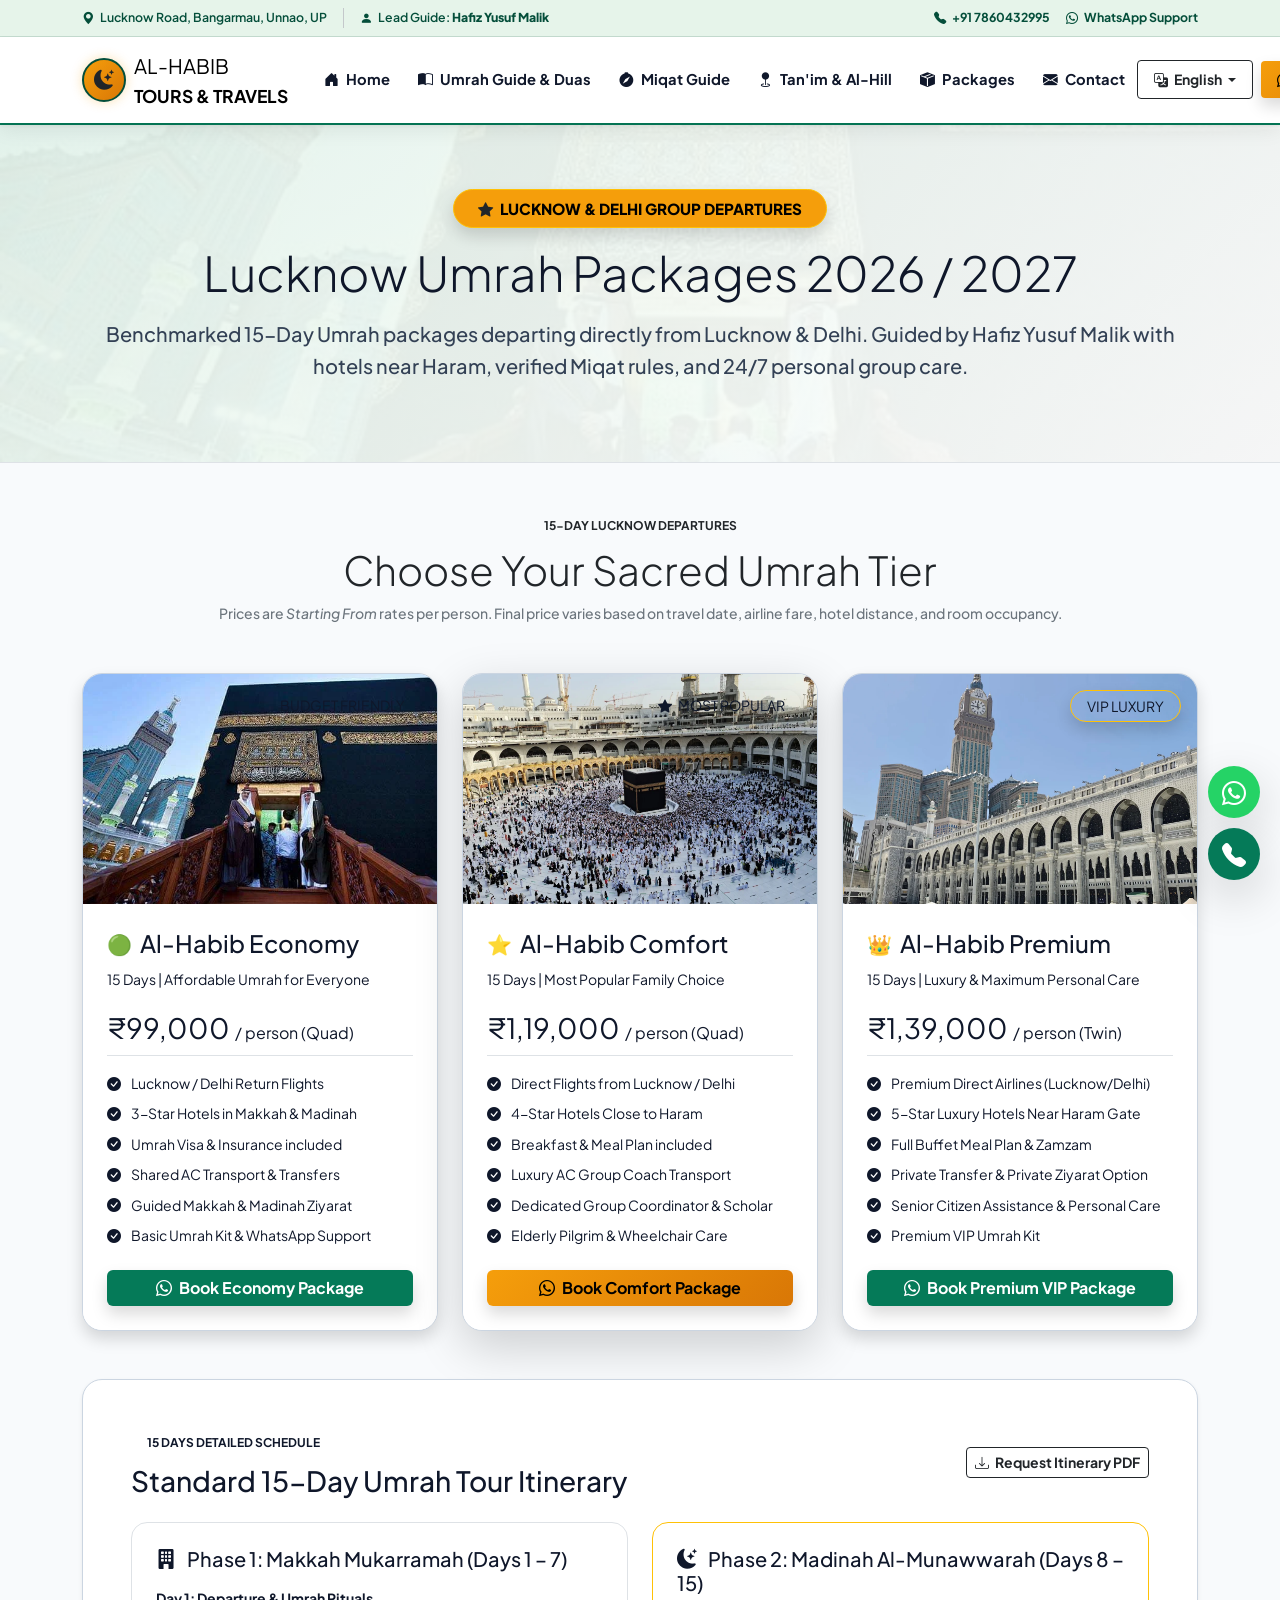
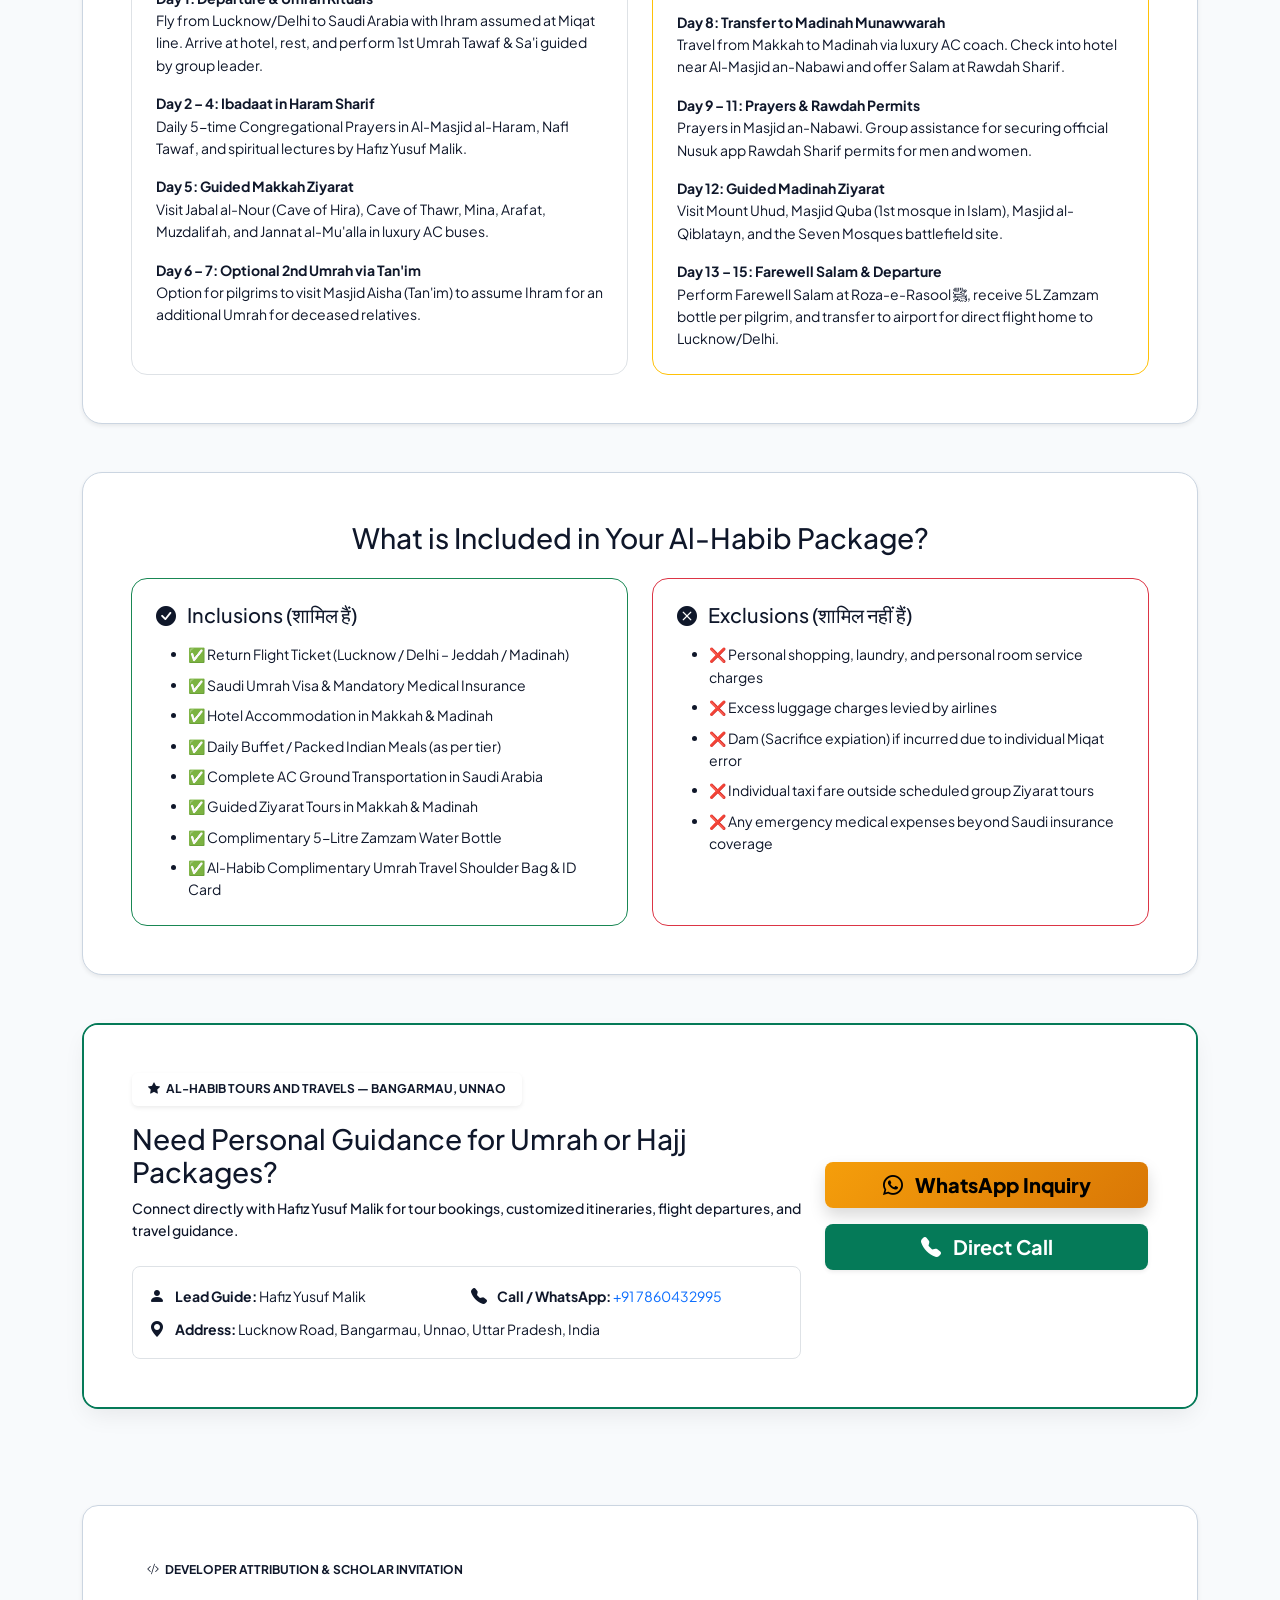
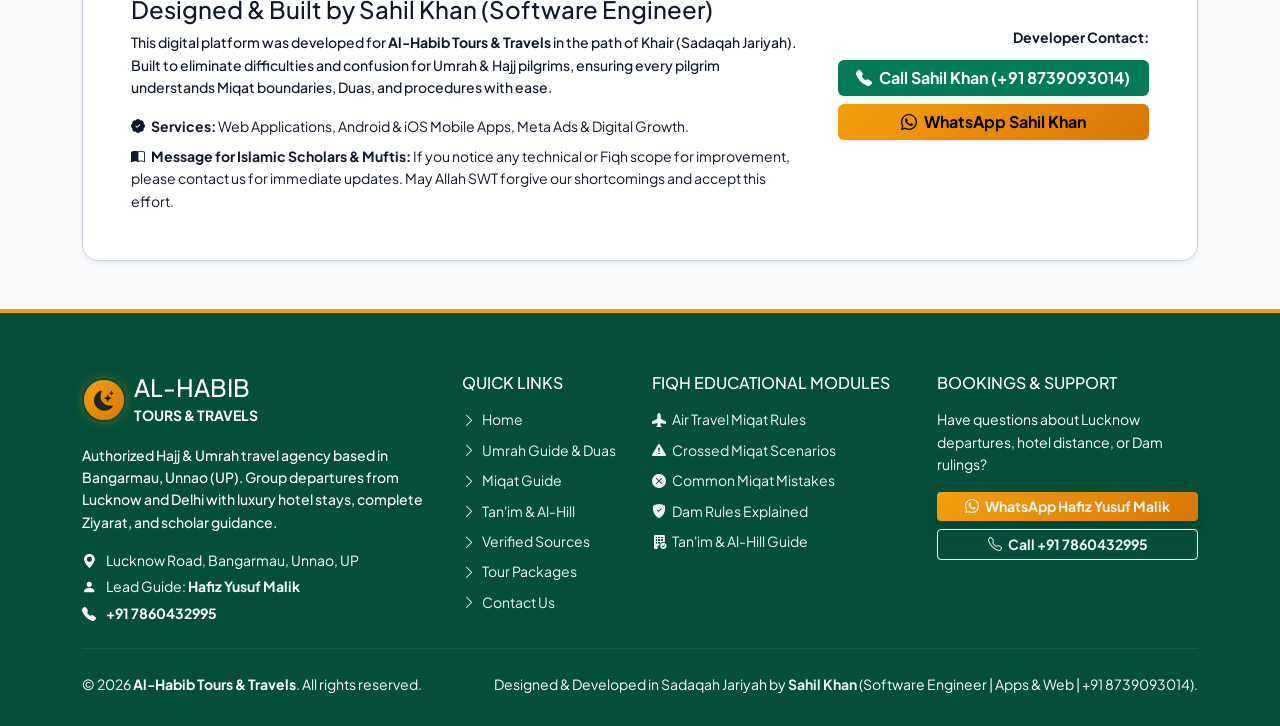
<file: packages.html>
<!DOCTYPE html>
<html lang="en" dir="ltr">
<head>
    <meta charset="UTF-8">
    <meta name="viewport" content="width=device-width, initial-scale=1.0">
    <title>Lucknow Umrah Packages 2026/2027 | Al-Habib Tours &amp; Travels</title>
    
    <!-- SEO Meta Tags -->
    <meta name="description" content="Official portal of Al-Habib Tours &amp; Travels, Bangarmau Unnao (UP). Lucknow &amp; Delhi Umrah packages starting ₹99,000, Hafiz Yusuf Malik group departures, step-by-step Umrah guide with Duas, and verified Miqat rules.">
    <meta name="keywords" content="Umrah packages Lucknow, Umrah packages 2026, Lucknow to Makkah Umrah, Hafiz Yusuf Malik Bangarmau, Al Habib Tours Unnao, Miqat rules air travel, Dam rulings Umrah, Step by step Umrah guide Duas, Tan'im Masjid Aisha rules">
    <meta name="author" content="Sahil Khan (Software Engineer)">
    <meta name="robots" content="index, follow, max-snippet:-1, max-image-preview:large, max-video-preview:-1">
    <link rel="canonical" href="https://alhabibtours.com/">

    <!-- Open Graph Social Meta Tags -->
    <meta property="og:locale" content="en_US">
    <meta property="og:type" content="website">
    <meta property="og:title" content="Lucknow Umrah Packages 2026/2027 | Al-Habib Tours &amp; Travels">
    <meta property="og:description" content="Official portal of Al-Habib Tours &amp; Travels, Bangarmau Unnao (UP). Lucknow &amp; Delhi Umrah packages starting ₹99,000, Hafiz Yusuf Malik group departures, step-by-step Umrah guide with Duas, and verified Miqat rules.">
    <meta property="og:url" content="https://alhabibtours.com/">
    <meta property="og:site_name" content="Al-Habib Tours & Travels">
    <meta property="og:image" content="https://alhabibtours.com/assets/images/kaaba_1.jpg">
    <meta property="og:image:width" content="1200">
    <meta property="og:image:height" content="630">

    <!-- Twitter Card Meta Tags -->
    <meta name="twitter:card" content="summary_large_image">
    <meta name="twitter:title" content="Lucknow Umrah Packages 2026/2027 | Al-Habib Tours &amp; Travels">
    <meta name="twitter:description" content="Official portal of Al-Habib Tours &amp; Travels, Bangarmau Unnao (UP). Lucknow &amp; Delhi Umrah packages starting ₹99,000, Hafiz Yusuf Malik group departures, step-by-step Umrah guide with Duas, and verified Miqat rules.">
    <meta name="twitter:image" content="https://alhabibtours.com/assets/images/kaaba_1.jpg">

    <!-- Schema.org JSON-LD Structured Data for LocalBusiness & TravelAgency -->
    <script type="application/ld+json">
    {
      "@context": "https://schema.org",
      "@type": "TravelAgency",
      "name": "Al-Habib Tours & Travels",
      "image": "https://alhabibtours.com/assets/images/kaaba_1.jpg",
      "@id": "https://alhabibtours.com/",
      "url": "https://alhabibtours.com/",
      "telephone": "+917860432995",
      "priceRange": "₹99,000 - ₹1,39,000",
      "address": {
        "@type": "PostalAddress",
        "streetAddress": "Lucknow Road",
        "addressLocality": "Bangarmau",
        "addressRegion": "Unnao, Uttar Pradesh",
        "postalCode": "209868",
        "addressCountry": "IN"
      },
      "geo": {
        "@type": "GeoCoordinates",
        "latitude": 26.9113,
        "longitude": 80.2081
      },
      "openingHoursSpecification": {
        "@type": "OpeningHoursSpecification",
        "dayOfWeek": [
          "Monday",
          "Tuesday",
          "Wednesday",
          "Thursday",
          "Friday",
          "Saturday",
          "Sunday"
        ],
        "opens": "08:00",
        "closes": "22:00"
      },
      "sameAs": [
        "https://wa.me/917860432995"
      ]
    }
    </script>

    <!-- Schema.org FAQPage Structured Data -->
    <script type="application/ld+json">
    {
      "@context": "https://schema.org",
      "@type": "FAQPage",
      "mainEntity": [{
        "@type": "Question",
        "name": "What is the starting price for 15-day Umrah package from Lucknow?",
        "acceptedAnswer": {
          "@type": "Answer",
          "text": "Al-Habib Tours & Travels offers benchmarked 15-day Lucknow Umrah packages starting from ₹99,000 for Economy, ₹1,19,000 for Comfort (Most Popular), and ₹1,39,000 for Premium VIP Luxury."
        }
      }, {
        "@type": "Question",
        "name": "What is the Miqat boundary for flight departures from India to Jeddah?",
        "acceptedAnswer": {
          "@type": "Answer",
          "text": "Pilgrims flying directly from India to Jeddah pass the parallel Miqat boundary (Yalamlam / Al-Juhfah) in mid-air approximately 20 to 30 minutes before reaching Jeddah airport. Ihram garments must be put on before boarding or in flight before crossing this point."
        }
      }]
    }
    </script>
    
    <!-- Google Fonts -->
    <link rel="preconnect" href="https://fonts.googleapis.com">
    <link rel="preconnect" href="https://fonts.gstatic.com" crossorigin>
    <!-- Bootstrap 5 CSS -->
    <link href="https://cdn.jsdelivr.net/npm/bootstrap@5.3.2/dist/css/bootstrap.min.css" rel="stylesheet">
    <!-- Bootstrap Icons -->
    <link rel="stylesheet" href="https://cdn.jsdelivr.net/npm/bootstrap-icons@1.11.1/font/bootstrap-icons.css">
    
    <!-- Custom Style System -->
    <link rel="stylesheet" href="assets/css/style.css">
    <link rel="stylesheet" href="assets/css/rtl.css">
</head>
<body>

<!-- Floating Quick Action Buttons (WhatsApp & Call) -->
<div class="floating-contact-widget">
    <a href="https://wa.me/917860432995?text=Assalamu%20Alaikum%20Hafiz%20Yusuf%20Malik%20Sahab,%20I%20have%20an%20Umrah/Hajj%20query." 
       target="_blank" class="floating-btn floating-btn-wa shadow-lg" title="WhatsApp Us">
        <i class="bi bi-whatsapp"></i>
    </a>
    <a href="tel:+917860432995" class="floating-btn floating-btn-phone shadow-lg" title="Call Us Direct">
        <i class="bi bi-telephone-fill"></i>
    </a>
</div>

<!-- Header Master Wrapper (Clean Responsive Navbar) -->
<header class="master-header sticky-top">
    <!-- Top Contact Strip -->
    <div class="top-info-strip py-2">
        <div class="container">
            <div class="d-flex flex-wrap justify-content-between align-items-center gap-2 small">
                <!-- Location & Guide -->
                <div class="d-flex align-items-center flex-wrap gap-3">
                    <span>
                        <i class="bi bi-geo-alt-fill text-gold me-1"></i>
                        <span class="lang-text lang-en">Lucknow Road, Bangarmau, Unnao, UP</span>
                        <span class="lang-text lang-hi d-none">लखनऊ रोड, बांगरमऊ, उन्नाव, यू.पी.</span>
                        <span class="lang-text lang-ur d-none" dir="rtl">لکھنؤ روڈ، باگرمئو، اناؤ، یو پی</span>
                    </span>
                    <span class="border-start border-secondary-subtle ps-3">
                        <i class="bi bi-person-fill text-gold me-1"></i>
                        <span class="lang-text lang-en">Lead Guide: <strong>Hafiz Yusuf Malik</strong></span>
                        <span class="lang-text lang-hi d-none">गाइड: <strong>हाफ़िज़ युसुफ़ मलिक</strong></span>
                        <span class="lang-text lang-ur d-none" dir="rtl">گائیڈ: <strong>حافظ یوسف ملک</strong></span>
                    </span>
                </div>

                <!-- Call & WhatsApp Support -->
                <div class="d-flex align-items-center gap-3">
                    <a href="tel:+917860432995" class="text-decoration-none fw-bold">
                        <i class="bi bi-telephone-fill text-gold me-1"></i> +91 7860432995
                    </a>
                    <a href="https://wa.me/917860432995" target="_blank" class="fw-bold text-decoration-none text-emerald-medium">
                        <i class="bi bi-whatsapp me-1"></i> WhatsApp Support
                    </a>
                </div>
            </div>
        </div>
    </div>

    <!-- Main Navigation Bar (Clean HTML Standard Paths) -->
    <nav class="navbar navbar-expand-xl bg-white navbar-light py-2 shadow-sm">
        <div class="container">
            <!-- Brand Logo -->
            <a class="navbar-brand d-flex align-items-center me-3" href="index.html">
                <div class="navbar-brand-logo rounded-circle me-2 d-flex align-items-center justify-content-center">
                    <i class="bi bi-moon-stars-fill text-dark fs-5"></i>
                </div>
                <div>
                    <span class="d-block fw-extrabold text-emerald-medium fs-5 leading-tight tracking-tight">AL-HABIB</span>
                    <span class="d-block text-gold small text-uppercase tracking-wider fw-bold fs-8">TOURS & TRAVELS</span>
                </div>
            </a>

            <!-- Mobile Toggler -->
            <button class="navbar-toggler border-0 shadow-none" type="button" data-bs-toggle="collapse" data-bs-target="#navbarContent" aria-controls="navbarContent" aria-expanded="false" aria-label="Toggle navigation">
                <span class="navbar-toggler-icon"></span>
            </button>

            <!-- Collapsible Single-Line Nav Items -->
            <div class="collapse navbar-collapse" id="navbarContent">
                <ul class="navbar-nav me-auto mb-2 mb-xl-0 ms-xl-2 gap-1">
                    <li class="nav-item">
                        <a class="nav-link text-nowrap" href="index.html">
                            <i class="bi bi-house-door-fill me-1 text-emerald-medium"></i>
                            <span class="lang-text lang-en">Home</span>
                            <span class="lang-text lang-hi d-none">होम</span>
                            <span class="lang-text lang-ur d-none" dir="rtl">ہوم</span>
                        </a>
                    </li>
                    <li class="nav-item">
                        <a class="nav-link text-nowrap" href="umrah_guide.html">
                            <i class="bi bi-book-half me-1 text-emerald-medium"></i>
                            <span class="lang-text lang-en">Umrah Guide & Duas</span>
                            <span class="lang-text lang-hi d-none">उमराह गाइड व दुआएं</span>
                            <span class="lang-text lang-ur d-none" dir="rtl">طریقہ عمرہ و دعائیں</span>
                        </a>
                    </li>
                    <li class="nav-item">
                        <a class="nav-link text-nowrap" href="miqat.html">
                            <i class="bi bi-compass-fill me-1 text-emerald-medium"></i>
                            <span class="lang-text lang-en">Miqat Guide</span>
                            <span class="lang-text lang-hi d-none">मीक़ात गाइड</span>
                            <span class="lang-text lang-ur d-none" dir="rtl">رہنمائے میقات</span>
                        </a>
                    </li>
                    <li class="nav-item">
                        <a class="nav-link text-nowrap" href="tanim.html">
                            <i class="bi bi-geo-fill me-1 text-emerald-medium"></i>
                            <span class="lang-text lang-en">Tan'im & Al-Hill</span>
                            <span class="lang-text lang-hi d-none">तनीम व अल-हिल</span>
                            <span class="lang-text lang-ur d-none" dir="rtl">تنعیم و الحل</span>
                        </a>
                    </li>
                    <li class="nav-item">
                        <a class="nav-link text-nowrap" href="packages.html">
                            <i class="bi bi-box-seam-fill me-1 text-emerald-medium"></i>
                            <span class="lang-text lang-en">Packages</span>
                            <span class="lang-text lang-hi d-none">टूर पैकेज</span>
                            <span class="lang-text lang-ur d-none" dir="rtl">ٹور پیکجز</span>
                        </a>
                    </li>
                    <li class="nav-item">
                        <a class="nav-link text-nowrap" href="contact.html">
                            <i class="bi bi-envelope-fill me-1 text-emerald-medium"></i>
                            <span class="lang-text lang-en">Contact</span>
                            <span class="lang-text lang-hi d-none">संपर्क</span>
                            <span class="lang-text lang-ur d-none" dir="rtl">رابطہ</span>
                        </a>
                    </li>
                </ul>

                <!-- Language Selector & Book Button (No Wrap) -->
                <div class="d-flex align-items-center gap-2 flex-nowrap mt-2 mt-xl-0">
                    <div class="dropdown">
                        <button class="btn btn-outline-dark btn-sm dropdown-toggle fw-bold px-3 py-2 text-nowrap" type="button" id="langDropdown" data-bs-toggle="dropdown">
                            <i class="bi bi-translate me-1"></i> <span id="currentLangText">English</span>
                        </button>
                        <ul class="dropdown-menu dropdown-menu-end shadow-lg rounded-3 border-0">
                            <li><a class="dropdown-item lang-select-btn px-3 py-2 fw-semibold" href="#" data-lang="en">🇬🇧 English</a></li>
                            <li><a class="dropdown-item lang-select-btn px-3 py-2 fw-semibold" href="#" data-lang="hi">🇮🇳 हिन्दी (Hindi)</a></li>
                            <li><a class="dropdown-item lang-select-btn px-3 py-2 fw-semibold" href="#" data-lang="ur">🇵🇰/🇮🇳 اردو (Urdu)</a></li>
                        </ul>
                    </div>

                    <a href="https://wa.me/917860432995?text=Assalamu%20Alaikum%20Hafiz%20Yusuf%20Malik%20Sahab,%20I%20want%20to%20book%20an%20Umrah%20package." 
                       target="_blank" class="btn btn-gold btn-sm fw-bold px-3 py-2 shadow text-nowrap">
                        <i class="bi bi-whatsapp me-1"></i> Book Umrah
                    </a>
                </div>
            </div>
        </div>
    </nav>
</header>

<!-- Hero Banner (Clean Light Theme) -->
<section class="bg-gradient-emerald text-dark py-5 border-bottom">
    <div class="container text-center py-3">
        <span class="badge px-4 py-2 rounded-pill mb-3 shadow border border-warning" style="background-color: #f59e0b !important; color: #000000 !important; font-weight: 800 !important; font-size: 0.95rem;">
            <i class="bi bi-star-fill me-1 text-dark"></i> LUCKNOW & DELHI GROUP DEPARTURES
        </span>
        <h1 class="display-5 fw-extrabold mb-3 text-emerald-head">Lucknow Umrah Packages 2026 / 2027</h1>
        <p class="lead text-secondary max-w-800 mx-auto fw-medium">
            Benchmarked 15-Day Umrah packages departing directly from Lucknow & Delhi. Guided by Hafiz Yusuf Malik with hotels near Haram, verified Miqat rules, and 24/7 personal group care.
        </p>
    </div>
</section>

<div class="container py-5">

    <!-- 3 MAIN BENCHMARKED PACKAGES -->
    <div class="text-center mb-5">
        <span class="badge bg-gold text-dark fw-bold px-3 py-1 mb-2">15-DAY LUCKNOW DEPARTURES</span>
        <h2 class="fw-extrabold text-dark display-6 mb-2">Choose Your Sacred Umrah Tier</h2>
        <p class="text-secondary max-w-700 mx-auto fw-medium small">
            Prices are <em>Starting From</em> rates per person. Final price varies based on travel date, airline fare, hotel distance, and room occupancy.
        </p>
    </div>

    <div class="row g-4 mb-5">
        <!-- 🟢 1. Economy -->
        <div class="col-lg-4 col-md-6">
            <div class="card glass-card h-100 border-0 overflow-hidden shadow">
                <div class="position-relative">
                    <img src="assets/images/kaaba_1.jpg" class="card-img-top" alt="Al-Habib Economy Umrah Package" style="height: 230px; object-fit: cover;">
                    <span class="position-absolute top-0 end-0 bg-emerald-medium text-white fw-extrabold px-3 py-1 m-3 rounded-pill small shadow">BUDGET FRIENDLY</span>
                </div>
                <div class="card-body p-4 bg-white">
                    <div class="d-flex align-items-center gap-2 mb-2">
                        <span class="fs-5">🟢</span>
                        <h4 class="fw-extrabold text-dark mb-0">Al-Habib Economy</h4>
                    </div>
                    <p class="text-muted small mb-3">15 Days | Affordable Umrah for Everyone</p>
                    <div class="fs-3 fw-extrabold text-emerald-medium mb-1">₹99,000 <span class="fs-6 text-muted font-normal">/ person (Quad)</span></div>
                    <ul class="list-unstyled small text-dark mb-4 border-top pt-3">
                        <li class="mb-2"><i class="bi bi-check-circle-fill text-emerald-medium me-2"></i> Lucknow / Delhi Return Flights</li>
                        <li class="mb-2"><i class="bi bi-check-circle-fill text-emerald-medium me-2"></i> 3-Star Hotels in Makkah & Madinah</li>
                        <li class="mb-2"><i class="bi bi-check-circle-fill text-emerald-medium me-2"></i> Umrah Visa & Insurance included</li>
                        <li class="mb-2"><i class="bi bi-check-circle-fill text-emerald-medium me-2"></i> Shared AC Transport & Transfers</li>
                        <li class="mb-2"><i class="bi bi-check-circle-fill text-emerald-medium me-2"></i> Guided Makkah & Madinah Ziyarat</li>
                        <li class="mb-2"><i class="bi bi-check-circle-fill text-emerald-medium me-2"></i> Basic Umrah Kit & WhatsApp Support</li>
                    </ul>
                    <a href="https://wa.me/917860432995?text=Assalamu%20Alaikum%20Hafiz%20Yusuf%20Malik%20Sahab,%20I%20want%20to%20book%20the%20Economy%20Umrah%20Package%20(₹99,000)." 
                       target="_blank" class="btn btn-emerald w-100 fw-bold shadow">
                        <i class="bi bi-whatsapp me-1"></i> Book Economy Package
                    </a>
                </div>
            </div>
        </div>

        <!-- ⭐ 2. Comfort -->
        <div class="col-lg-4 col-md-6">
            <div class="card glass-card h-100 border-2 border-warning overflow-hidden shadow-lg">
                <div class="position-relative">
                    <img src="assets/images/madinah_1.jpg" class="card-img-top" alt="Al-Habib Comfort Umrah Package" style="height: 230px; object-fit: cover;">
                    <span class="position-absolute top-0 end-0 bg-gold text-dark fw-extrabold px-3 py-1 m-3 rounded-pill small shadow"><i class="bi bi-star-fill me-1"></i> MOST POPULAR</span>
                </div>
                <div class="card-body p-4 bg-white">
                    <div class="d-flex align-items-center gap-2 mb-2">
                        <span class="fs-5">⭐</span>
                        <h4 class="fw-extrabold text-dark mb-0">Al-Habib Comfort</h4>
                    </div>
                    <p class="text-muted small mb-3">15 Days | Most Popular Family Choice</p>
                    <div class="fs-3 fw-extrabold text-gold mb-1">₹1,19,000 <span class="fs-6 text-muted font-normal">/ person (Quad)</span></div>
                    <ul class="list-unstyled small text-dark mb-4 border-top pt-3">
                        <li class="mb-2"><i class="bi bi-check-circle-fill text-emerald-medium me-2"></i> Direct Flights from Lucknow / Delhi</li>
                        <li class="mb-2"><i class="bi bi-check-circle-fill text-emerald-medium me-2"></i> 4-Star Hotels Close to Haram</li>
                        <li class="mb-2"><i class="bi bi-check-circle-fill text-emerald-medium me-2"></i> Breakfast & Meal Plan included</li>
                        <li class="mb-2"><i class="bi bi-check-circle-fill text-emerald-medium me-2"></i> Luxury AC Group Coach Transport</li>
                        <li class="mb-2"><i class="bi bi-check-circle-fill text-emerald-medium me-2"></i> Dedicated Group Coordinator & Scholar</li>
                        <li class="mb-2"><i class="bi bi-check-circle-fill text-emerald-medium me-2"></i> Elderly Pilgrim & Wheelchair Care</li>
                    </ul>
                    <a href="https://wa.me/917860432995?text=Assalamu%20Alaikum%20Hafiz%20Yusuf%20Malik%20Sahab,%20I%20want%20to%20book%20the%20Comfort%20Umrah%20Package%20(₹1,19,000)." 
                       target="_blank" class="btn btn-gold w-100 fw-bold shadow">
                        <i class="bi bi-whatsapp me-1"></i> Book Comfort Package
                    </a>
                </div>
            </div>
        </div>

        <!-- 👑 3. Premium -->
        <div class="col-lg-4 col-md-6">
            <div class="card glass-card h-100 border-0 overflow-hidden shadow">
                <div class="position-relative">
                    <img src="assets/images/hajj_1.jpg" class="card-img-top" alt="Al-Habib Premium VIP Umrah Package" style="height: 230px; object-fit: cover;">
                    <span class="position-absolute top-0 end-0 bg-dark-emerald text-gold fw-extrabold px-3 py-1 m-3 rounded-pill small shadow border border-warning">VIP LUXURY</span>
                </div>
                <div class="card-body p-4 bg-white">
                    <div class="d-flex align-items-center gap-2 mb-2">
                        <span class="fs-5">👑</span>
                        <h4 class="fw-extrabold text-dark mb-0">Al-Habib Premium</h4>
                    </div>
                    <p class="text-muted small mb-3">15 Days | Luxury & Maximum Personal Care</p>
                    <div class="fs-3 fw-extrabold text-emerald-medium mb-1">₹1,39,000 <span class="fs-6 text-muted font-normal">/ person (Twin)</span></div>
                    <ul class="list-unstyled small text-dark mb-4 border-top pt-3">
                        <li class="mb-2"><i class="bi bi-check-circle-fill text-emerald-medium me-2"></i> Premium Direct Airlines (Lucknow/Delhi)</li>
                        <li class="mb-2"><i class="bi bi-check-circle-fill text-emerald-medium me-2"></i> 5-Star Luxury Hotels Near Haram Gate</li>
                        <li class="mb-2"><i class="bi bi-check-circle-fill text-emerald-medium me-2"></i> Full Buffet Meal Plan & Zamzam</li>
                        <li class="mb-2"><i class="bi bi-check-circle-fill text-emerald-medium me-2"></i> Private Transfer & Private Ziyarat Option</li>
                        <li class="mb-2"><i class="bi bi-check-circle-fill text-emerald-medium me-2"></i> Senior Citizen Assistance & Personal Care</li>
                        <li class="mb-2"><i class="bi bi-check-circle-fill text-emerald-medium me-2"></i> Premium VIP Umrah Kit</li>
                    </ul>
                    <a href="https://wa.me/917860432995?text=Assalamu%20Alaikum%20Hafiz%20Yusuf%20Malik%20Sahab,%20I%20want%20to%20book%20the%20Premium%20VIP%20Umrah%20Package%20(₹1,39,000)." 
                       target="_blank" class="btn btn-emerald w-100 fw-bold shadow">
                        <i class="bi bi-whatsapp me-1"></i> Book Premium VIP Package
                    </a>
                </div>
            </div>
        </div>
    </div>

    <!-- DAY BY DAY ITINERARY BREAKDOWN -->
    <div class="card glass-card border-0 p-4 p-md-5 mb-5 shadow-sm">
        <div class="d-flex justify-content-between align-items-center mb-4 flex-wrap gap-2">
            <div>
                <span class="badge bg-emerald-medium text-white px-3 py-1 mb-2 fw-bold">15 DAYS DETAILED SCHEDULE</span>
                <h3 class="fw-extrabold text-dark mb-0">Standard 15-Day Umrah Tour Itinerary</h3>
            </div>
            <a href="https://wa.me/917860432995?text=Assalamu%20Alaikum,%20please%20send%20me%20the%20PDF%20Itinerary%20for%20Lucknow%20Umrah." target="_blank" class="btn btn-outline-dark btn-sm fw-bold">
                <i class="bi bi-download me-1"></i> Request Itinerary PDF
            </a>
        </div>

        <div class="row g-4">
            <!-- Makkah Phase -->
            <div class="col-md-6">
                <div class="p-4 bg-emerald-soft rounded-4 border border-emerald-medium h-100">
                    <h5 class="fw-extrabold text-emerald-medium mb-3"><i class="bi bi-building-fill me-2 text-gold"></i> Phase 1: Makkah Mukarramah (Days 1 – 7)</h5>
                    <ul class="list-unstyled small text-dark mb-0">
                        <li class="mb-3">
                            <strong>Day 1: Departure & Umrah Rituals</strong>
                            <br><span class="text-secondary">Fly from Lucknow/Delhi to Saudi Arabia with Ihram assumed at Miqat line. Arrive at hotel, rest, and perform 1st Umrah Tawaf & Sa'i guided by group leader.</span>
                        </li>
                        <li class="mb-3">
                            <strong>Day 2 – 4: Ibadaat in Haram Sharif</strong>
                            <br><span class="text-secondary">Daily 5-time Congregational Prayers in Al-Masjid al-Haram, Nafl Tawaf, and spiritual lectures by Hafiz Yusuf Malik.</span>
                        </li>
                        <li class="mb-3">
                            <strong>Day 5: Guided Makkah Ziyarat</strong>
                            <br><span class="text-secondary">Visit Jabal al-Nour (Cave of Hira), Cave of Thawr, Mina, Arafat, Muzdalifah, and Jannat al-Mu'alla in luxury AC buses.</span>
                        </li>
                        <li class="mb-0">
                            <strong>Day 6 – 7: Optional 2nd Umrah via Tan'im</strong>
                            <br><span class="text-secondary">Option for pilgrims to visit Masjid Aisha (Tan'im) to assume Ihram for an additional Umrah for deceased relatives.</span>
                        </li>
                    </ul>
                </div>
            </div>

            <!-- Madinah Phase -->
            <div class="col-md-6">
                <div class="p-4 bg-gold-soft rounded-4 border border-warning h-100">
                    <h5 class="fw-extrabold text-emerald-medium mb-3"><i class="bi bi-moon-stars-fill me-2 text-gold"></i> Phase 2: Madinah Al-Munawwarah (Days 8 – 15)</h5>
                    <ul class="list-unstyled small text-dark mb-0">
                        <li class="mb-3">
                            <strong>Day 8: Transfer to Madinah Munawwarah</strong>
                            <br><span class="text-secondary">Travel from Makkah to Madinah via luxury AC coach. Check into hotel near Al-Masjid an-Nabawi and offer Salam at Rawdah Sharif.</span>
                        </li>
                        <li class="mb-3">
                            <strong>Day 9 – 11: Prayers & Rawdah Permits</strong>
                            <br><span class="text-secondary">Prayers in Masjid an-Nabawi. Group assistance for securing official Nusuk app Rawdah Sharif permits for men and women.</span>
                        </li>
                        <li class="mb-3">
                            <strong>Day 12: Guided Madinah Ziyarat</strong>
                            <br><span class="text-secondary">Visit Mount Uhud, Masjid Quba (1st mosque in Islam), Masjid al-Qiblatayn, and the Seven Mosques battlefield site.</span>
                        </li>
                        <li class="mb-0">
                            <strong>Day 13 – 15: Farewell Salam & Departure</strong>
                            <br><span class="text-secondary">Perform Farewell Salam at Roza-e-Rasool ﷺ, receive 5L Zamzam bottle per pilgrim, and transfer to airport for direct flight home to Lucknow/Delhi.</span>
                        </li>
                    </ul>
                </div>
            </div>
        </div>
    </div>

    <!-- INCLUSIONS VS EXCLUSIONS TABLE -->
    <div class="card glass-card border-0 p-4 p-md-5 mb-5 shadow-sm">
        <h3 class="fw-extrabold text-dark mb-4 text-center">What is Included in Your Al-Habib Package?</h3>
        <div class="row g-4">
            <div class="col-md-6">
                <div class="p-4 bg-white rounded-4 border border-success h-100">
                    <h5 class="fw-extrabold text-success mb-3"><i class="bi bi-check-circle-fill me-2"></i> Inclusions (शामिल हैं)</h5>
                    <ul class="small text-dark mb-0">
                        <li class="mb-2">✅ Return Flight Ticket (Lucknow / Delhi &ndash; Jeddah / Madinah)</li>
                        <li class="mb-2">✅ Saudi Umrah Visa & Mandatory Medical Insurance</li>
                        <li class="mb-2">✅ Hotel Accommodation in Makkah & Madinah</li>
                        <li class="mb-2">✅ Daily Buffet / Packed Indian Meals (as per tier)</li>
                        <li class="mb-2">✅ Complete AC Ground Transportation in Saudi Arabia</li>
                        <li class="mb-2">✅ Guided Ziyarat Tours in Makkah & Madinah</li>
                        <li class="mb-2">✅ Complimentary 5-Litre Zamzam Water Bottle</li>
                        <li class="mb-0">✅ Al-Habib Complimentary Umrah Travel Shoulder Bag & ID Card</li>
                    </ul>
                </div>
            </div>
            <div class="col-md-6">
                <div class="p-4 bg-white rounded-4 border border-danger h-100">
                    <h5 class="fw-extrabold text-danger mb-3"><i class="bi bi-x-circle-fill me-2"></i> Exclusions (शामिल नहीं हैं)</h5>
                    <ul class="small text-dark mb-0">
                        <li class="mb-2">❌ Personal shopping, laundry, and personal room service charges</li>
                        <li class="mb-2">❌ Excess luggage charges levied by airlines</li>
                        <li class="mb-2">❌ Dam (Sacrifice expiation) if incurred due to individual Miqat error</li>
                        <li class="mb-2">❌ Individual taxi fare outside scheduled group Ziyarat tours</li>
                        <li class="mb-0">❌ Any emergency medical expenses beyond Saudi insurance coverage</li>
                    </ul>
                </div>
            </div>
        </div>
    </div>

    <!-- BUSINESS CONTACT CARD INTEGRATION -->
    <div class="card contact-card border-0 shadow-md rounded-4 overflow-hidden my-4 bg-white border border-emerald-medium">
    <div class="card-body p-4 p-md-5 bg-white">
        <div class="row align-items-center">
            <div class="col-md-8 mb-4 mb-md-0">
                <span class="badge bg-gold text-dark mb-3 px-3 py-2 fw-extrabold fs-7 shadow-sm">
                    <i class="bi bi-star-fill me-1"></i> AL-HABIB TOURS AND TRAVELS — BANGARMAU, UNNAO
                </span>
                <h3 class="fw-extrabold mb-2 text-emerald-medium">Need Personal Guidance for Umrah or Hajj Packages?</h3>
                <p class="text-dark mb-4 small fw-medium">
                    Connect directly with Hafiz Yusuf Malik for tour bookings, customized itineraries, flight departures, and travel guidance.
                </p>
                
                <div class="contact-details p-3 bg-emerald-soft rounded-3 border border-emerald-medium">
                    <div class="row g-2 text-dark small">
                        <div class="col-sm-6">
                            <i class="bi bi-person-fill text-gold me-2 fs-6"></i>
                            <span><strong>Lead Guide:</strong> Hafiz Yusuf Malik</span>
                        </div>
                        <div class="col-sm-6">
                            <i class="bi bi-telephone-fill text-gold me-2 fs-6"></i>
                            <span><strong>Call / WhatsApp:</strong> <a href="tel:+917860432995" class="text-emerald-medium fw-extrabold text-decoration-none">+91 7860432995</a></span>
                        </div>
                        <div class="col-12 mt-2">
                            <i class="bi bi-geo-alt-fill text-gold me-2 fs-6"></i>
                            <span><strong>Address:</strong> Lucknow Road, Bangarmau, Unnao, Uttar Pradesh, India</span>
                        </div>
                    </div>
                </div>
            </div>
            
            <div class="col-md-4 text-md-end">
                <div class="d-grid gap-3">
                    <a href="https://wa.me/917860432995?text=Assalamu%20Alaikum%20Hafiz%20Yusuf%20Malik%20Sahab,%20I%20want%20to%20inquire%20about%20Umrah%20packages%20and%20travel%20guidance." 
                       target="_blank" class="btn btn-gold btn-lg fw-extrabold shadow">
                        <i class="bi bi-whatsapp me-2"></i> WhatsApp Inquiry
                    </a>
                    <a href="tel:+917860432995" class="btn btn-emerald btn-lg fw-bold shadow-sm">
                        <i class="bi bi-telephone-fill me-2"></i> Direct Call
                    </a>
                </div>
            </div>
        </div>
    </div>
</div>

</div>


<div class="container my-4">
    <div class="card developer-card border-0 shadow-sm rounded-4 overflow-hidden my-4 bg-emerald-soft border border-emerald-medium text-dark">
    <div class="card-body p-4 p-md-5">
        <div class="row align-items-center">
            <div class="col-md-8 mb-4 mb-md-0">
                <span class="badge bg-emerald-medium text-white mb-2 px-3 py-2 fw-bold">
                    <i class="bi bi-code-slash me-1"></i> DEVELOPER ATTRIBUTION & SCHOLAR INVITATION
                </span>
                
                <div class="lang-text lang-en">
                    <h4 class="fw-extrabold text-emerald-medium mb-2">Designed & Built by Sahil Khan (Software Engineer)</h4>
                    <p class="small text-dark mb-3 fw-medium">
                        This digital platform was developed for <strong>Al-Habib Tours & Travels</strong> in the path of Khair (Sadaqah Jariyah). Built to eliminate difficulties and confusion for Umrah & Hajj pilgrims, ensuring every pilgrim understands Miqat boundaries, Duas, and procedures with ease.
                    </p>
                    <p class="small text-dark mb-2">
                        <i class="bi bi-patch-check-fill text-gold me-1"></i> <strong>Services:</strong> Web Applications, Android & iOS Mobile Apps, Meta Ads & Digital Growth.
                    </p>
                    <p class="small text-muted mb-0">
                        <i class="bi bi-book-half text-emerald-medium me-1"></i> <strong>Message for Islamic Scholars & Muftis:</strong> If you notice any technical or Fiqh scope for improvement, please contact us for immediate updates. May Allah SWT forgive our shortcomings and accept this effort.
                    </p>
                </div>

                <div class="lang-text lang-hi d-none">
                    <h4 class="fw-extrabold text-emerald-medium mb-2">डिजाइन व निर्माण: साहिल ख़ान (सॉफ्टवेयर इंजीनियर)</h4>
                    <p class="small text-dark mb-3 fw-medium">
                        यह डिजिटल पोर्टल <strong>अल-हबीब टूर एंड ट्रेवल्स</strong> के लिए नेकी की राह में बनाया गया है, ताकि उमराह व हज पर जाने वाले यात्रियों को मीक़ात, दुआओं और नियमों की सही जानकारी आसानी से मिल सके और यात्रा की दुश्वारियाँ दूर हों।
                    </p>
                    <p class="small text-dark mb-2">
                        <i class="bi bi-patch-check-fill text-gold me-1"></i> <strong>सेवाएं:</strong> वेबसाइट, एंड्रॉइड व iOS मोबाइल ऐप्स, मेटा विज्ञापन (Meta Ads)।
                    </p>
                    <p class="small text-muted mb-0">
                        <i class="bi bi-book-half text-emerald-medium me-1"></i> <strong>इस्लामिक स्कॉलर्स व मुफ़्ती हज़रात के लिए संदेश:</strong> अगर इसमें कोई फ़िक़्ही सुधार या सुझाव हो तो कृपया संपर्क करें, हम आपके शुकगुज़ार होंगे। अल्लाह तआला हमें तमाम गुनाहों से बचाए।
                    </p>
                </div>

                <div class="lang-text lang-ur d-none" dir="rtl">
                    <h4 class="fw-extrabold text-emerald-medium mb-2">ڈیزائن و ڈویلپمنٹ: ساحل خان (سافٹ ویئر انجینئر)</h4>
                    <p class="small text-dark mb-3 fw-medium">
                        یہ پورٹل <strong>ال حبیب ٹورز اینڈ ٹریولز</strong> کے لیے راہِ خیر میں تیار کیا گیا ہے تاکہ زائرینِ عمرہ و حج کی مشکلات دور ہوں اور انہیں میقات، دعاؤں اور احکام کی آسان معلومات حاصل ہو سکیں۔
                    </p>
                    <p class="small text-dark mb-2">
                        <i class="bi bi-patch-check-fill text-gold me-1"></i> <strong>خدمات:</strong> ویب سائٹس، اینڈرائیڈ و iOS موبائل ایپس، میٹا ایڈز۔
                    </p>
                    <p class="small text-muted mb-0">
                        <i class="bi bi-book-half text-emerald-medium me-1"></i> <strong>علماء کرام و مفتیانِ عظام کے لیے پیغام:</strong> اگر اس میں کسی تصحیح یا بہتری کی ضرورت محسوس ہو تو برائے کرم مطلع فرمائیں، ہم شکر گزار ہوں گے۔ اللہ تعالیٰ ہم سب کو معاف فرمائے۔
                    </p>
                </div>
            </div>

            <div class="col-md-4 text-md-end border-start-md ps-md-4">
                <div class="d-grid gap-2">
                    <span class="fw-bold text-dark small d-block mb-1">Developer Contact:</span>
                    <a href="tel:+918739093014" class="btn btn-emerald fw-bold shadow-sm">
                        <i class="bi bi-telephone-fill me-1"></i> Call Sahil Khan (+91 8739093014)
                    </a>
                    <a href="https://wa.me/918739093014?text=Assalamu%20Alaikum%20Sahil%20Khan,%20I%20saw%20the%20Al-Habib%20website%20and%20want%20to%20discuss%20a%20project/feedback." 
                       target="_blank" class="btn btn-gold fw-bold shadow-sm">
                        <i class="bi bi-whatsapp me-1"></i> WhatsApp Sahil Khan
                    </a>
                </div>
            </div>
        </div>
    </div>
</div>
</div>

<footer class="site-footer mt-5">
    <div class="container">
        <div class="row g-4">
            <!-- Col 1: Brand & Bio -->
            <div class="col-lg-4 col-md-6">
                <div class="d-flex align-items-center mb-3">
                    <div class="navbar-brand-logo rounded-circle me-2 d-flex align-items-center justify-content-center">
                        <i class="bi bi-moon-stars-fill text-dark fs-5"></i>
                    </div>
                    <div>
                        <h4 class="fw-extrabold text-white mb-0">AL-HABIB</h4>
                        <span class="text-gold small text-uppercase tracking-wider fw-bold">TOURS & TRAVELS</span>
                    </div>
                </div>
                <p class="small text-white-80 mb-3 fw-medium">
                    Authorized Hajj & Umrah travel agency based in Bangarmau, Unnao (UP). Group departures from Lucknow and Delhi with luxury hotel stays, complete Ziyarat, and scholar guidance.
                </p>
                <div class="small text-white-80">
                    <p class="mb-1"><i class="bi bi-geo-alt-fill text-gold me-2"></i> Lucknow Road, Bangarmau, Unnao, UP</p>
                    <p class="mb-1"><i class="bi bi-person-fill text-gold me-2"></i> Lead Guide: <strong>Hafiz Yusuf Malik</strong></p>
                    <p class="mb-0"><i class="bi bi-telephone-fill text-gold me-2"></i> <strong>+91 7860432995</strong></p>
                </div>
            </div>

            <!-- Col 2: Quick Links -->
            <div class="col-lg-2 col-md-6">
                <h6 class="fw-extrabold text-gold text-uppercase tracking-wider mb-3">Quick Links</h6>
                <ul class="list-unstyled small mb-0">
                    <li class="mb-2"><a href="index.html"><i class="bi bi-chevron-right me-1 text-gold"></i> Home</a></li>
                    <li class="mb-2"><a href="umrah_guide.html"><i class="bi bi-chevron-right me-1 text-gold"></i> Umrah Guide & Duas</a></li>
                    <li class="mb-2"><a href="miqat.html"><i class="bi bi-chevron-right me-1 text-gold"></i> Miqat Guide</a></li>
                    <li class="mb-2"><a href="tanim.html"><i class="bi bi-chevron-right me-1 text-gold"></i> Tan'im & Al-Hill</a></li>
                    <li class="mb-2"><a href="sources.html"><i class="bi bi-chevron-right me-1 text-gold"></i> Verified Sources</a></li>
                    <li class="mb-2"><a href="packages.html"><i class="bi bi-chevron-right me-1 text-gold"></i> Tour Packages</a></li>
                    <li class="mb-0"><a href="contact.html"><i class="bi bi-chevron-right me-1 text-gold"></i> Contact Us</a></li>
                </ul>
            </div>

            <!-- Col 3: Fiqh Modules -->
            <div class="col-lg-3 col-md-6">
                <h6 class="fw-extrabold text-gold text-uppercase tracking-wider mb-3">Fiqh Educational Modules</h6>
                <ul class="list-unstyled small mb-0">
                    <li class="mb-2"><a href="miqat.html#airTravel"><i class="bi bi-airplane-fill me-1 text-gold"></i> Air Travel Miqat Rules</a></li>
                    <li class="mb-2"><a href="miqat.html#crossedMiqat"><i class="bi bi-exclamation-triangle-fill me-1 text-gold"></i> Crossed Miqat Scenarios</a></li>
                    <li class="mb-2"><a href="miqat.html#commonMistakes"><i class="bi bi-x-circle-fill me-1 text-gold"></i> Common Miqat Mistakes</a></li>
                    <li class="mb-2"><a href="miqat.html#damExplained"><i class="bi bi-shield-fill-check me-1 text-gold"></i> Dam Rules Explained</a></li>
                    <li class="mb-0"><a href="tanim.html#alHill"><i class="bi bi-building-fill-check me-1 text-gold"></i> Tan'im & Al-Hill Guide</a></li>
                </ul>
            </div>

            <!-- Col 4: Contact & Booking -->
            <div class="col-lg-3 col-md-6">
                <h6 class="fw-extrabold text-gold text-uppercase tracking-wider mb-3">Bookings & Support</h6>
                <p class="small text-white-80 mb-3">
                    Have questions about Lucknow departures, hotel distance, or Dam rulings?
                </p>
                <a href="https://wa.me/917860432995?text=Assalamu%20Alaikum%20Hafiz%20Yusuf%20Malik%20Sahab,%20I%20want%20to%20book%20an%20Umrah%20package." 
                   target="_blank" class="btn btn-gold btn-sm w-100 fw-bold mb-2 shadow">
                    <i class="bi bi-whatsapp me-1"></i> WhatsApp Hafiz Yusuf Malik
                </a>
                <a href="tel:+917860432995" class="btn btn-outline-light btn-sm w-100 fw-bold">
                    <i class="bi bi-telephone me-1"></i> Call +91 7860432995
                </a>
            </div>
        </div>

        <hr class="my-4 border-secondary">

        <!-- Bottom Copyright & Developer Credit (Sahil Khan) -->
        <div class="d-flex flex-wrap justify-content-between align-items-center small text-white-80 gap-2">
            <div>
                &copy; 2026 <strong>Al-Habib Tours & Travels</strong>. All rights reserved.
            </div>
            <div>
                Designed & Developed in Sadaqah Jariyah by <a href="tel:+918739093014" class="text-gold fw-bold text-decoration-none">Sahil Khan</a> (Software Engineer | Apps & Web | +91 8739093014).
            </div>
        </div>
    </div>
</footer>

<!-- Bootstrap 5 JS Bundle -->
<script src="https://cdn.jsdelivr.net/npm/bootstrap@5.3.2/dist/js/bootstrap.bundle.min.js"></script>

<!-- Custom App Logic -->
<script src="assets/js/main.js"></script>
<script src="assets/js/miqat_tree.js"></script>
<script src="assets/js/dam_checker.js"></script>
</body>
</html>
</file>
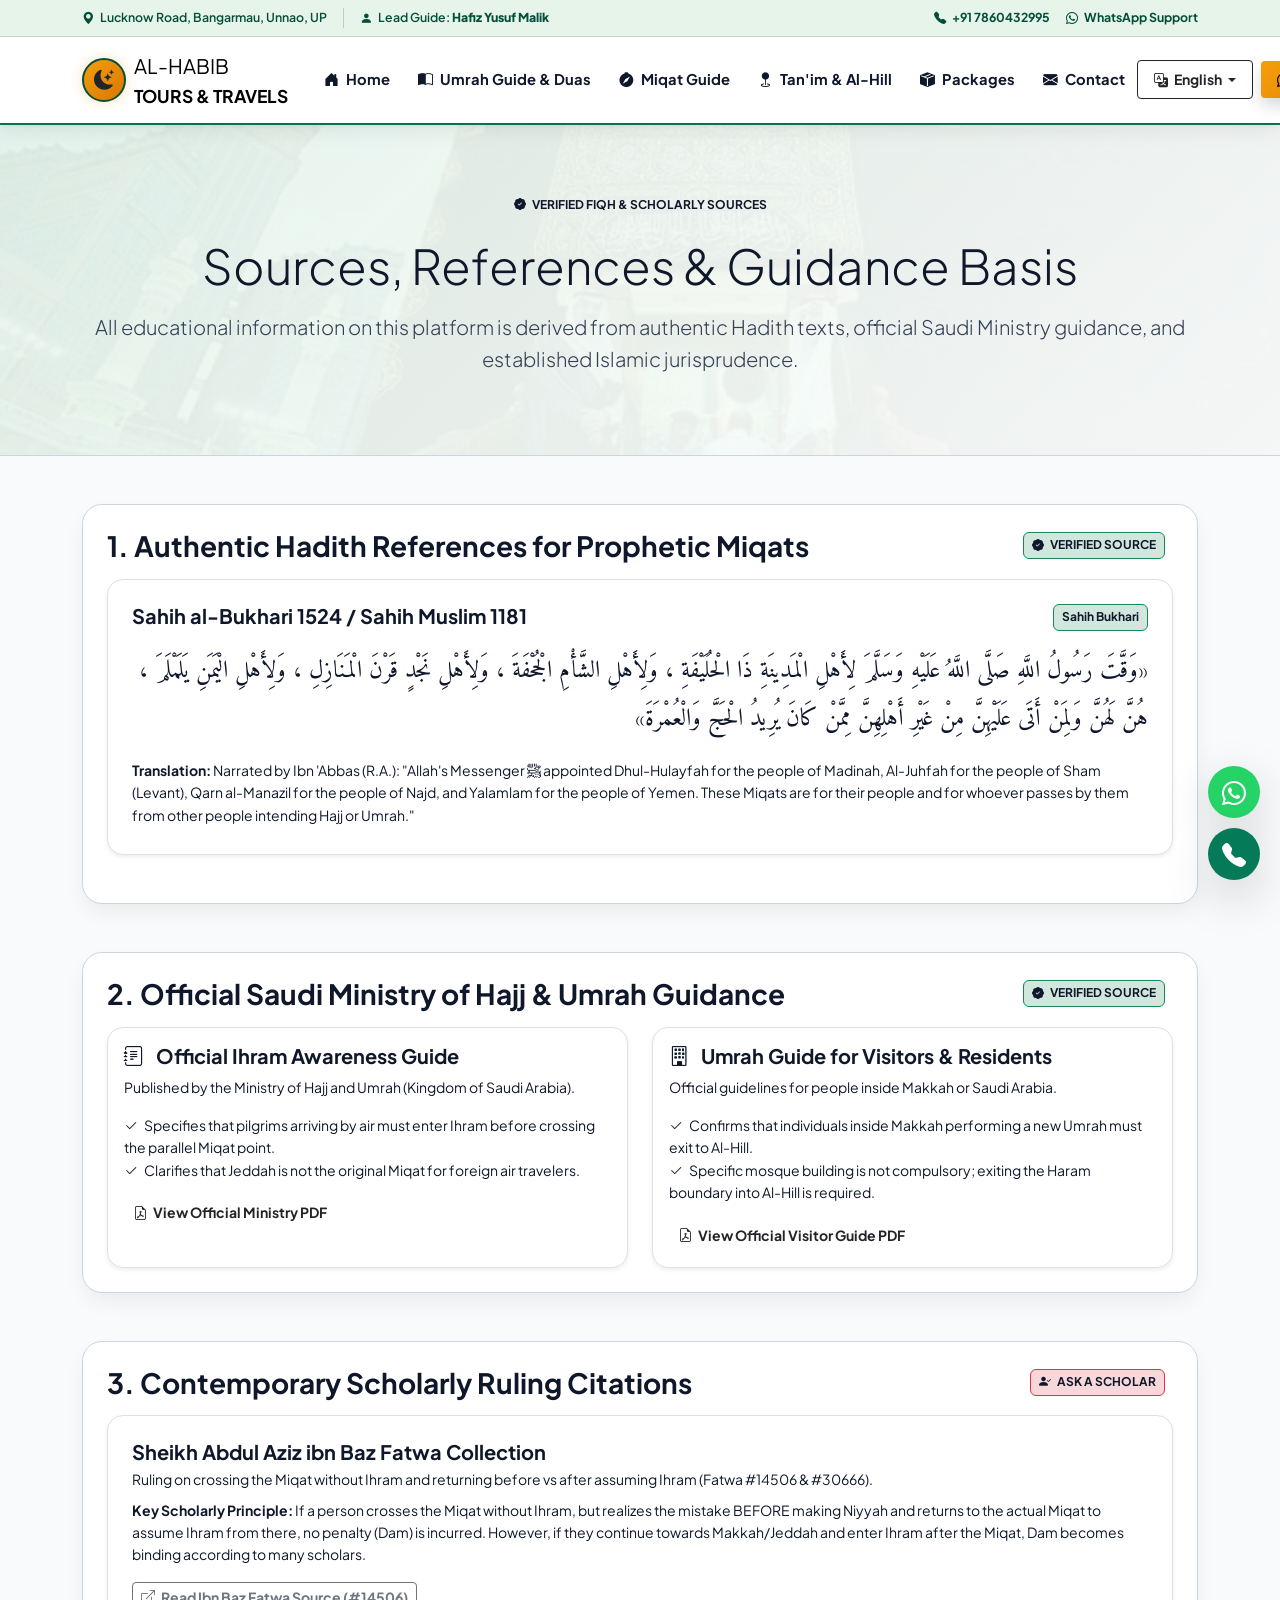
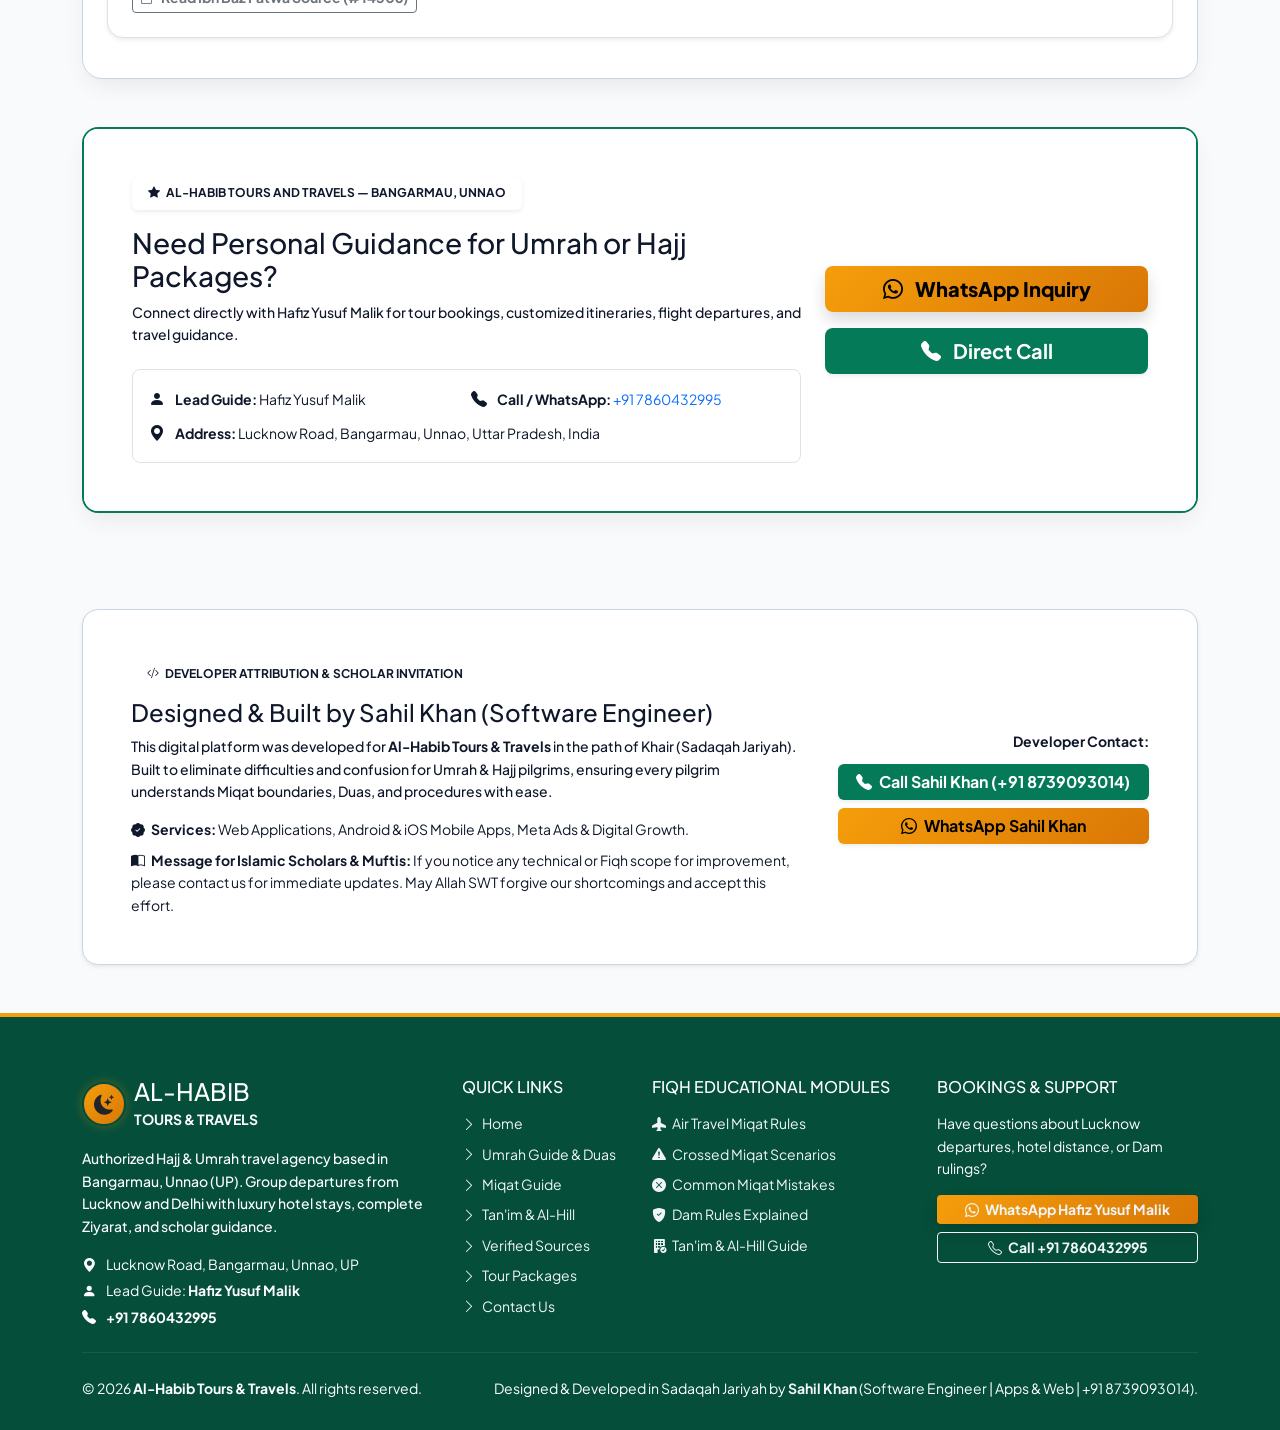
<file: sources.html>
<!DOCTYPE html>
<html lang="en" dir="ltr">
<head>
    <meta charset="UTF-8">
    <meta name="viewport" content="width=device-width, initial-scale=1.0">
    <title>Verified Sources &amp; Fiqh References | Al-Habib Tours &amp; Travels</title>
    
    <!-- SEO Meta Tags -->
    <meta name="description" content="Official portal of Al-Habib Tours &amp; Travels, Bangarmau Unnao (UP). Lucknow &amp; Delhi Umrah packages starting ₹99,000, Hafiz Yusuf Malik group departures, step-by-step Umrah guide with Duas, and verified Miqat rules.">
    <meta name="keywords" content="Umrah packages Lucknow, Umrah packages 2026, Lucknow to Makkah Umrah, Hafiz Yusuf Malik Bangarmau, Al Habib Tours Unnao, Miqat rules air travel, Dam rulings Umrah, Step by step Umrah guide Duas, Tan'im Masjid Aisha rules">
    <meta name="author" content="Sahil Khan (Software Engineer)">
    <meta name="robots" content="index, follow, max-snippet:-1, max-image-preview:large, max-video-preview:-1">
    <link rel="canonical" href="https://alhabibtours.com/">

    <!-- Open Graph Social Meta Tags -->
    <meta property="og:locale" content="en_US">
    <meta property="og:type" content="website">
    <meta property="og:title" content="Verified Sources &amp; Fiqh References | Al-Habib Tours &amp; Travels">
    <meta property="og:description" content="Official portal of Al-Habib Tours &amp; Travels, Bangarmau Unnao (UP). Lucknow &amp; Delhi Umrah packages starting ₹99,000, Hafiz Yusuf Malik group departures, step-by-step Umrah guide with Duas, and verified Miqat rules.">
    <meta property="og:url" content="https://alhabibtours.com/">
    <meta property="og:site_name" content="Al-Habib Tours & Travels">
    <meta property="og:image" content="https://alhabibtours.com/assets/images/kaaba_1.jpg">
    <meta property="og:image:width" content="1200">
    <meta property="og:image:height" content="630">

    <!-- Twitter Card Meta Tags -->
    <meta name="twitter:card" content="summary_large_image">
    <meta name="twitter:title" content="Verified Sources &amp; Fiqh References | Al-Habib Tours &amp; Travels">
    <meta name="twitter:description" content="Official portal of Al-Habib Tours &amp; Travels, Bangarmau Unnao (UP). Lucknow &amp; Delhi Umrah packages starting ₹99,000, Hafiz Yusuf Malik group departures, step-by-step Umrah guide with Duas, and verified Miqat rules.">
    <meta name="twitter:image" content="https://alhabibtours.com/assets/images/kaaba_1.jpg">

    <!-- Schema.org JSON-LD Structured Data for LocalBusiness & TravelAgency -->
    <script type="application/ld+json">
    {
      "@context": "https://schema.org",
      "@type": "TravelAgency",
      "name": "Al-Habib Tours & Travels",
      "image": "https://alhabibtours.com/assets/images/kaaba_1.jpg",
      "@id": "https://alhabibtours.com/",
      "url": "https://alhabibtours.com/",
      "telephone": "+917860432995",
      "priceRange": "₹99,000 - ₹1,39,000",
      "address": {
        "@type": "PostalAddress",
        "streetAddress": "Lucknow Road",
        "addressLocality": "Bangarmau",
        "addressRegion": "Unnao, Uttar Pradesh",
        "postalCode": "209868",
        "addressCountry": "IN"
      },
      "geo": {
        "@type": "GeoCoordinates",
        "latitude": 26.9113,
        "longitude": 80.2081
      },
      "openingHoursSpecification": {
        "@type": "OpeningHoursSpecification",
        "dayOfWeek": [
          "Monday",
          "Tuesday",
          "Wednesday",
          "Thursday",
          "Friday",
          "Saturday",
          "Sunday"
        ],
        "opens": "08:00",
        "closes": "22:00"
      },
      "sameAs": [
        "https://wa.me/917860432995"
      ]
    }
    </script>

    <!-- Schema.org FAQPage Structured Data -->
    <script type="application/ld+json">
    {
      "@context": "https://schema.org",
      "@type": "FAQPage",
      "mainEntity": [{
        "@type": "Question",
        "name": "What is the starting price for 15-day Umrah package from Lucknow?",
        "acceptedAnswer": {
          "@type": "Answer",
          "text": "Al-Habib Tours & Travels offers benchmarked 15-day Lucknow Umrah packages starting from ₹99,000 for Economy, ₹1,19,000 for Comfort (Most Popular), and ₹1,39,000 for Premium VIP Luxury."
        }
      }, {
        "@type": "Question",
        "name": "What is the Miqat boundary for flight departures from India to Jeddah?",
        "acceptedAnswer": {
          "@type": "Answer",
          "text": "Pilgrims flying directly from India to Jeddah pass the parallel Miqat boundary (Yalamlam / Al-Juhfah) in mid-air approximately 20 to 30 minutes before reaching Jeddah airport. Ihram garments must be put on before boarding or in flight before crossing this point."
        }
      }]
    }
    </script>
    
    <!-- Google Fonts -->
    <link rel="preconnect" href="https://fonts.googleapis.com">
    <link rel="preconnect" href="https://fonts.gstatic.com" crossorigin>
    <!-- Bootstrap 5 CSS -->
    <link href="https://cdn.jsdelivr.net/npm/bootstrap@5.3.2/dist/css/bootstrap.min.css" rel="stylesheet">
    <!-- Bootstrap Icons -->
    <link rel="stylesheet" href="https://cdn.jsdelivr.net/npm/bootstrap-icons@1.11.1/font/bootstrap-icons.css">
    
    <!-- Custom Style System -->
    <link rel="stylesheet" href="assets/css/style.css">
    <link rel="stylesheet" href="assets/css/rtl.css">
</head>
<body>

<!-- Floating Quick Action Buttons (WhatsApp & Call) -->
<div class="floating-contact-widget">
    <a href="https://wa.me/917860432995?text=Assalamu%20Alaikum%20Hafiz%20Yusuf%20Malik%20Sahab,%20I%20have%20an%20Umrah/Hajj%20query." 
       target="_blank" class="floating-btn floating-btn-wa shadow-lg" title="WhatsApp Us">
        <i class="bi bi-whatsapp"></i>
    </a>
    <a href="tel:+917860432995" class="floating-btn floating-btn-phone shadow-lg" title="Call Us Direct">
        <i class="bi bi-telephone-fill"></i>
    </a>
</div>

<!-- Header Master Wrapper (Clean Responsive Navbar) -->
<header class="master-header sticky-top">
    <!-- Top Contact Strip -->
    <div class="top-info-strip py-2">
        <div class="container">
            <div class="d-flex flex-wrap justify-content-between align-items-center gap-2 small">
                <!-- Location & Guide -->
                <div class="d-flex align-items-center flex-wrap gap-3">
                    <span>
                        <i class="bi bi-geo-alt-fill text-gold me-1"></i>
                        <span class="lang-text lang-en">Lucknow Road, Bangarmau, Unnao, UP</span>
                        <span class="lang-text lang-hi d-none">लखनऊ रोड, बांगरमऊ, उन्नाव, यू.पी.</span>
                        <span class="lang-text lang-ur d-none" dir="rtl">لکھنؤ روڈ، باگرمئو، اناؤ، یو پی</span>
                    </span>
                    <span class="border-start border-secondary-subtle ps-3">
                        <i class="bi bi-person-fill text-gold me-1"></i>
                        <span class="lang-text lang-en">Lead Guide: <strong>Hafiz Yusuf Malik</strong></span>
                        <span class="lang-text lang-hi d-none">गाइड: <strong>हाफ़िज़ युसुफ़ मलिक</strong></span>
                        <span class="lang-text lang-ur d-none" dir="rtl">گائیڈ: <strong>حافظ یوسف ملک</strong></span>
                    </span>
                </div>

                <!-- Call & WhatsApp Support -->
                <div class="d-flex align-items-center gap-3">
                    <a href="tel:+917860432995" class="text-decoration-none fw-bold">
                        <i class="bi bi-telephone-fill text-gold me-1"></i> +91 7860432995
                    </a>
                    <a href="https://wa.me/917860432995" target="_blank" class="fw-bold text-decoration-none text-emerald-medium">
                        <i class="bi bi-whatsapp me-1"></i> WhatsApp Support
                    </a>
                </div>
            </div>
        </div>
    </div>

    <!-- Main Navigation Bar (Clean HTML Standard Paths) -->
    <nav class="navbar navbar-expand-xl bg-white navbar-light py-2 shadow-sm">
        <div class="container">
            <!-- Brand Logo -->
            <a class="navbar-brand d-flex align-items-center me-3" href="index.html">
                <div class="navbar-brand-logo rounded-circle me-2 d-flex align-items-center justify-content-center">
                    <i class="bi bi-moon-stars-fill text-dark fs-5"></i>
                </div>
                <div>
                    <span class="d-block fw-extrabold text-emerald-medium fs-5 leading-tight tracking-tight">AL-HABIB</span>
                    <span class="d-block text-gold small text-uppercase tracking-wider fw-bold fs-8">TOURS & TRAVELS</span>
                </div>
            </a>

            <!-- Mobile Toggler -->
            <button class="navbar-toggler border-0 shadow-none" type="button" data-bs-toggle="collapse" data-bs-target="#navbarContent" aria-controls="navbarContent" aria-expanded="false" aria-label="Toggle navigation">
                <span class="navbar-toggler-icon"></span>
            </button>

            <!-- Collapsible Single-Line Nav Items -->
            <div class="collapse navbar-collapse" id="navbarContent">
                <ul class="navbar-nav me-auto mb-2 mb-xl-0 ms-xl-2 gap-1">
                    <li class="nav-item">
                        <a class="nav-link text-nowrap" href="index.html">
                            <i class="bi bi-house-door-fill me-1 text-emerald-medium"></i>
                            <span class="lang-text lang-en">Home</span>
                            <span class="lang-text lang-hi d-none">होम</span>
                            <span class="lang-text lang-ur d-none" dir="rtl">ہوم</span>
                        </a>
                    </li>
                    <li class="nav-item">
                        <a class="nav-link text-nowrap" href="umrah_guide.html">
                            <i class="bi bi-book-half me-1 text-emerald-medium"></i>
                            <span class="lang-text lang-en">Umrah Guide & Duas</span>
                            <span class="lang-text lang-hi d-none">उमराह गाइड व दुआएं</span>
                            <span class="lang-text lang-ur d-none" dir="rtl">طریقہ عمرہ و دعائیں</span>
                        </a>
                    </li>
                    <li class="nav-item">
                        <a class="nav-link text-nowrap" href="miqat.html">
                            <i class="bi bi-compass-fill me-1 text-emerald-medium"></i>
                            <span class="lang-text lang-en">Miqat Guide</span>
                            <span class="lang-text lang-hi d-none">मीक़ात गाइड</span>
                            <span class="lang-text lang-ur d-none" dir="rtl">رہنمائے میقات</span>
                        </a>
                    </li>
                    <li class="nav-item">
                        <a class="nav-link text-nowrap" href="tanim.html">
                            <i class="bi bi-geo-fill me-1 text-emerald-medium"></i>
                            <span class="lang-text lang-en">Tan'im & Al-Hill</span>
                            <span class="lang-text lang-hi d-none">तनीम व अल-हिल</span>
                            <span class="lang-text lang-ur d-none" dir="rtl">تنعیم و الحل</span>
                        </a>
                    </li>
                    <li class="nav-item">
                        <a class="nav-link text-nowrap" href="packages.html">
                            <i class="bi bi-box-seam-fill me-1 text-emerald-medium"></i>
                            <span class="lang-text lang-en">Packages</span>
                            <span class="lang-text lang-hi d-none">टूर पैकेज</span>
                            <span class="lang-text lang-ur d-none" dir="rtl">ٹور پیکجز</span>
                        </a>
                    </li>
                    <li class="nav-item">
                        <a class="nav-link text-nowrap" href="contact.html">
                            <i class="bi bi-envelope-fill me-1 text-emerald-medium"></i>
                            <span class="lang-text lang-en">Contact</span>
                            <span class="lang-text lang-hi d-none">संपर्क</span>
                            <span class="lang-text lang-ur d-none" dir="rtl">رابطہ</span>
                        </a>
                    </li>
                </ul>

                <!-- Language Selector & Book Button (No Wrap) -->
                <div class="d-flex align-items-center gap-2 flex-nowrap mt-2 mt-xl-0">
                    <div class="dropdown">
                        <button class="btn btn-outline-dark btn-sm dropdown-toggle fw-bold px-3 py-2 text-nowrap" type="button" id="langDropdown" data-bs-toggle="dropdown">
                            <i class="bi bi-translate me-1"></i> <span id="currentLangText">English</span>
                        </button>
                        <ul class="dropdown-menu dropdown-menu-end shadow-lg rounded-3 border-0">
                            <li><a class="dropdown-item lang-select-btn px-3 py-2 fw-semibold" href="#" data-lang="en">🇬🇧 English</a></li>
                            <li><a class="dropdown-item lang-select-btn px-3 py-2 fw-semibold" href="#" data-lang="hi">🇮🇳 हिन्दी (Hindi)</a></li>
                            <li><a class="dropdown-item lang-select-btn px-3 py-2 fw-semibold" href="#" data-lang="ur">🇵🇰/🇮🇳 اردو (Urdu)</a></li>
                        </ul>
                    </div>

                    <a href="https://wa.me/917860432995?text=Assalamu%20Alaikum%20Hafiz%20Yusuf%20Malik%20Sahab,%20I%20want%20to%20book%20an%20Umrah%20package." 
                       target="_blank" class="btn btn-gold btn-sm fw-bold px-3 py-2 shadow text-nowrap">
                        <i class="bi bi-whatsapp me-1"></i> Book Umrah
                    </a>
                </div>
            </div>
        </div>
    </nav>
</header>

<section class="bg-gradient-emerald text-white py-5">
    <div class="container text-center py-3">
        <span class="badge bg-gold text-dark fw-bold px-3 py-2 rounded-pill mb-3">
            <i class="bi bi-patch-check-fill me-1"></i> VERIFIED FIQH & SCHOLARLY SOURCES
        </span>
        <h1 class="display-5 fw-extrabold mb-3">Sources, References & Guidance Basis</h1>
        <p class="lead text-white-80 max-w-700 mx-auto">
            All educational information on this platform is derived from authentic Hadith texts, official Saudi Ministry guidance, and established Islamic jurisprudence.
        </p>
    </div>
</section>

<div class="container py-5">

    <!-- HADITH SOURCES -->
    <div class="card glass-card border-0 p-4 mb-5" id="hadith">
        <div class="d-flex justify-content-between align-items-center mb-3">
            <h3 class="fw-bold text-emerald-medium mb-0">1. Authentic Hadith References for Prophetic Miqats</h3>
            <span class="badge bg-success-subtle text-success border border-success me-2 px-2 py-1"><i class="bi bi-patch-check-fill me-1"></i> VERIFIED SOURCE</span>        </div>

        <div class="bg-white p-4 rounded-4 border shadow-sm mb-4">
            <div class="d-flex justify-content-between align-items-start mb-2">
                <h5 class="fw-bold text-dark mb-0">Sahih al-Bukhari 1524 / Sahih Muslim 1181</h5>
                <span class="badge bg-success-subtle text-success border border-success">Sahih Bukhari</span>
            </div>
            <div class="arabic-font fs-4 text-emerald-medium text-end my-3 leading-loose">
                «وَقَّتَ رَسُولُ اللَّهِ صَلَّى اللَّهُ عَلَيْهِ وَسَلَّمَ لِأَهْلِ الْمَدِينَةِ ذَا الْحُلَيْفَةِ ، وَلِأَهْلِ الشَّأْمِ الْجُحْفَةَ ، وَلِأَهْلِ نَجْدٍ قَرْنَ الْمَنَازِلِ ، وَلِأَهْلِ الْيَمَنِ يَلَمْلَمَ ، هُنَّ لَهُنَّ وَلِمَنْ أَتَى عَلَيْهِنَّ مِنْ غَيْرِ أَهْلِهِنَّ مِمَّنْ كَانَ يُرِيدُ الْحَجَّ وَالْعُمْرَةَ»
            </div>
            <p class="small text-dark mb-1">
                <strong>Translation:</strong> Narrated by Ibn 'Abbas (R.A.): "Allah's Messenger ﷺ appointed Dhul-Hulayfah for the people of Madinah, Al-Juhfah for the people of Sham (Levant), Qarn al-Manazil for the people of Najd, and Yalamlam for the people of Yemen. These Miqats are for their people and for whoever passes by them from other people intending Hajj or Umrah."
            </p>
        </div>
    </div>

    <!-- SAUDI MINISTRY GUIDANCE -->
    <div class="card glass-card border-0 p-4 mb-5" id="saudiMinistry">
        <div class="d-flex justify-content-between align-items-center mb-3">
            <h3 class="fw-bold text-emerald-medium mb-0">2. Official Saudi Ministry of Hajj & Umrah Guidance</h3>
            <span class="badge bg-success-subtle text-success border border-success me-2 px-2 py-1"><i class="bi bi-patch-check-fill me-1"></i> VERIFIED SOURCE</span>        </div>

        <div class="row g-4">
            <div class="col-md-6">
                <div class="bg-white p-3 rounded-4 border shadow-sm h-100">
                    <h5 class="fw-bold text-dark mb-2"><i class="bi bi-journal-text text-gold me-2"></i> Official Ihram Awareness Guide</h5>
                    <p class="small text-muted mb-3">Published by the Ministry of Hajj and Umrah (Kingdom of Saudi Arabia).</p>
                    <ul class="list-unstyled small mb-3">
                        <li><i class="bi bi-check2 text-emerald-medium me-1"></i> Specifies that pilgrims arriving by air must enter Ihram before crossing the parallel Miqat point.</li>
                        <li><i class="bi bi-check2 text-emerald-medium me-1"></i> Clarifies that Jeddah is not the original Miqat for foreign air travelers.</li>
                    </ul>
                    <a href="https://haj.gov.sa/-/media/Project/HAJJ/Awareness-Guides/Ihram-Guide/English/en-ihram-guide.pdf" target="_blank" class="btn btn-sm btn-outline-emerald fw-bold">
                        <i class="bi bi-file-earmark-pdf me-1"></i> View Official Ministry PDF
                    </a>
                </div>
            </div>

            <div class="col-md-6">
                <div class="bg-white p-3 rounded-4 border shadow-sm h-100">
                    <h5 class="fw-bold text-dark mb-2"><i class="bi bi-building text-gold me-2"></i> Umrah Guide for Visitors & Residents</h5>
                    <p class="small text-muted mb-3">Official guidelines for people inside Makkah or Saudi Arabia.</p>
                    <ul class="list-unstyled small mb-3">
                        <li><i class="bi bi-check2 text-emerald-medium me-1"></i> Confirms that individuals inside Makkah performing a new Umrah must exit to Al-Hill.</li>
                        <li><i class="bi bi-check2 text-emerald-medium me-1"></i> Specific mosque building is not compulsory; exiting the Haram boundary into Al-Hill is required.</li>
                    </ul>
                    <a href="https://haj.gov.sa/-/media/Project/HAJJ/Awareness-Guides/Umrah-Guide-for-Domestic-Pilgrims/EN-Umrah-Guide-for-Domestic-Pilgrims.pdf" target="_blank" class="btn btn-sm btn-outline-emerald fw-bold">
                        <i class="bi bi-file-earmark-pdf me-1"></i> View Official Visitor Guide PDF
                    </a>
                </div>
            </div>
        </div>
    </div>

    <!-- SCHOLARLY FATWA CITATIONS -->
    <div class="card glass-card border-0 p-4 mb-5" id="scholarlyFatwas">
        <div class="d-flex justify-content-between align-items-center mb-3">
            <h3 class="fw-bold text-emerald-medium mb-0">3. Contemporary Scholarly Ruling Citations</h3>
            <span class="badge bg-danger-subtle text-danger border border-danger me-2 px-2 py-1"><i class="bi bi-person-check-fill me-1"></i> ASK A SCHOLAR</span>        </div>

        <div class="bg-white p-4 rounded-4 border shadow-sm mb-3">
            <h5 class="fw-bold text-dark mb-1">Sheikh Abdul Aziz ibn Baz Fatwa Collection</h5>
            <p class="small text-muted mb-2">Ruling on crossing the Miqat without Ihram and returning before vs after assuming Ihram (Fatwa #14506 & #30666).</p>
            <p class="small text-dark mb-3">
                <strong>Key Scholarly Principle:</strong> If a person crosses the Miqat without Ihram, but realizes the mistake BEFORE making Niyyah and returns to the actual Miqat to assume Ihram from there, no penalty (Dam) is incurred. However, if they continue towards Makkah/Jeddah and enter Ihram after the Miqat, Dam becomes binding according to many scholars.
            </p>
            <a href="https://binbaz.org.sa/fatwas/14506/%D8%AD%D9%83%D9%85-%D9%85%D9%86-%D8%AC%D8%A7%D9%88%D8%B2-%D8%A7%D9%84%D9%85%D9%8A%D9%82%D8%A7%D8%AA-%D8%AF%D9%88%D9%86-%D8%A7%D8%AD%D8%B1%D8%A7%D9%85" target="_blank" class="btn btn-sm btn-outline-secondary fw-bold">
                <i class="bi bi-box-arrow-up-right me-1"></i> Read Ibn Baz Fatwa Source (#14506)
            </a>
        </div>
    </div>

    <!-- BUSINESS CONTACT CARD -->
    <div class="card contact-card border-0 shadow-md rounded-4 overflow-hidden my-4 bg-white border border-emerald-medium">
    <div class="card-body p-4 p-md-5 bg-white">
        <div class="row align-items-center">
            <div class="col-md-8 mb-4 mb-md-0">
                <span class="badge bg-gold text-dark mb-3 px-3 py-2 fw-extrabold fs-7 shadow-sm">
                    <i class="bi bi-star-fill me-1"></i> AL-HABIB TOURS AND TRAVELS — BANGARMAU, UNNAO
                </span>
                <h3 class="fw-extrabold mb-2 text-emerald-medium">Need Personal Guidance for Umrah or Hajj Packages?</h3>
                <p class="text-dark mb-4 small fw-medium">
                    Connect directly with Hafiz Yusuf Malik for tour bookings, customized itineraries, flight departures, and travel guidance.
                </p>
                
                <div class="contact-details p-3 bg-emerald-soft rounded-3 border border-emerald-medium">
                    <div class="row g-2 text-dark small">
                        <div class="col-sm-6">
                            <i class="bi bi-person-fill text-gold me-2 fs-6"></i>
                            <span><strong>Lead Guide:</strong> Hafiz Yusuf Malik</span>
                        </div>
                        <div class="col-sm-6">
                            <i class="bi bi-telephone-fill text-gold me-2 fs-6"></i>
                            <span><strong>Call / WhatsApp:</strong> <a href="tel:+917860432995" class="text-emerald-medium fw-extrabold text-decoration-none">+91 7860432995</a></span>
                        </div>
                        <div class="col-12 mt-2">
                            <i class="bi bi-geo-alt-fill text-gold me-2 fs-6"></i>
                            <span><strong>Address:</strong> Lucknow Road, Bangarmau, Unnao, Uttar Pradesh, India</span>
                        </div>
                    </div>
                </div>
            </div>
            
            <div class="col-md-4 text-md-end">
                <div class="d-grid gap-3">
                    <a href="https://wa.me/917860432995?text=Assalamu%20Alaikum%20Hafiz%20Yusuf%20Malik%20Sahab,%20I%20want%20to%20inquire%20about%20Umrah%20packages%20and%20travel%20guidance." 
                       target="_blank" class="btn btn-gold btn-lg fw-extrabold shadow">
                        <i class="bi bi-whatsapp me-2"></i> WhatsApp Inquiry
                    </a>
                    <a href="tel:+917860432995" class="btn btn-emerald btn-lg fw-bold shadow-sm">
                        <i class="bi bi-telephone-fill me-2"></i> Direct Call
                    </a>
                </div>
            </div>
        </div>
    </div>
</div>

</div>


<div class="container my-4">
    <div class="card developer-card border-0 shadow-sm rounded-4 overflow-hidden my-4 bg-emerald-soft border border-emerald-medium text-dark">
    <div class="card-body p-4 p-md-5">
        <div class="row align-items-center">
            <div class="col-md-8 mb-4 mb-md-0">
                <span class="badge bg-emerald-medium text-white mb-2 px-3 py-2 fw-bold">
                    <i class="bi bi-code-slash me-1"></i> DEVELOPER ATTRIBUTION & SCHOLAR INVITATION
                </span>
                
                <div class="lang-text lang-en">
                    <h4 class="fw-extrabold text-emerald-medium mb-2">Designed & Built by Sahil Khan (Software Engineer)</h4>
                    <p class="small text-dark mb-3 fw-medium">
                        This digital platform was developed for <strong>Al-Habib Tours & Travels</strong> in the path of Khair (Sadaqah Jariyah). Built to eliminate difficulties and confusion for Umrah & Hajj pilgrims, ensuring every pilgrim understands Miqat boundaries, Duas, and procedures with ease.
                    </p>
                    <p class="small text-dark mb-2">
                        <i class="bi bi-patch-check-fill text-gold me-1"></i> <strong>Services:</strong> Web Applications, Android & iOS Mobile Apps, Meta Ads & Digital Growth.
                    </p>
                    <p class="small text-muted mb-0">
                        <i class="bi bi-book-half text-emerald-medium me-1"></i> <strong>Message for Islamic Scholars & Muftis:</strong> If you notice any technical or Fiqh scope for improvement, please contact us for immediate updates. May Allah SWT forgive our shortcomings and accept this effort.
                    </p>
                </div>

                <div class="lang-text lang-hi d-none">
                    <h4 class="fw-extrabold text-emerald-medium mb-2">डिजाइन व निर्माण: साहिल ख़ान (सॉफ्टवेयर इंजीनियर)</h4>
                    <p class="small text-dark mb-3 fw-medium">
                        यह डिजिटल पोर्टल <strong>अल-हबीब टूर एंड ट्रेवल्स</strong> के लिए नेकी की राह में बनाया गया है, ताकि उमराह व हज पर जाने वाले यात्रियों को मीक़ात, दुआओं और नियमों की सही जानकारी आसानी से मिल सके और यात्रा की दुश्वारियाँ दूर हों।
                    </p>
                    <p class="small text-dark mb-2">
                        <i class="bi bi-patch-check-fill text-gold me-1"></i> <strong>सेवाएं:</strong> वेबसाइट, एंड्रॉइड व iOS मोबाइल ऐप्स, मेटा विज्ञापन (Meta Ads)।
                    </p>
                    <p class="small text-muted mb-0">
                        <i class="bi bi-book-half text-emerald-medium me-1"></i> <strong>इस्लामिक स्कॉलर्स व मुफ़्ती हज़रात के लिए संदेश:</strong> अगर इसमें कोई फ़िक़्ही सुधार या सुझाव हो तो कृपया संपर्क करें, हम आपके शुकगुज़ार होंगे। अल्लाह तआला हमें तमाम गुनाहों से बचाए।
                    </p>
                </div>

                <div class="lang-text lang-ur d-none" dir="rtl">
                    <h4 class="fw-extrabold text-emerald-medium mb-2">ڈیزائن و ڈویلپمنٹ: ساحل خان (سافٹ ویئر انجینئر)</h4>
                    <p class="small text-dark mb-3 fw-medium">
                        یہ پورٹل <strong>ال حبیب ٹورز اینڈ ٹریولز</strong> کے لیے راہِ خیر میں تیار کیا گیا ہے تاکہ زائرینِ عمرہ و حج کی مشکلات دور ہوں اور انہیں میقات، دعاؤں اور احکام کی آسان معلومات حاصل ہو سکیں۔
                    </p>
                    <p class="small text-dark mb-2">
                        <i class="bi bi-patch-check-fill text-gold me-1"></i> <strong>خدمات:</strong> ویب سائٹس، اینڈرائیڈ و iOS موبائل ایپس، میٹا ایڈز۔
                    </p>
                    <p class="small text-muted mb-0">
                        <i class="bi bi-book-half text-emerald-medium me-1"></i> <strong>علماء کرام و مفتیانِ عظام کے لیے پیغام:</strong> اگر اس میں کسی تصحیح یا بہتری کی ضرورت محسوس ہو تو برائے کرم مطلع فرمائیں، ہم شکر گزار ہوں گے۔ اللہ تعالیٰ ہم سب کو معاف فرمائے۔
                    </p>
                </div>
            </div>

            <div class="col-md-4 text-md-end border-start-md ps-md-4">
                <div class="d-grid gap-2">
                    <span class="fw-bold text-dark small d-block mb-1">Developer Contact:</span>
                    <a href="tel:+918739093014" class="btn btn-emerald fw-bold shadow-sm">
                        <i class="bi bi-telephone-fill me-1"></i> Call Sahil Khan (+91 8739093014)
                    </a>
                    <a href="https://wa.me/918739093014?text=Assalamu%20Alaikum%20Sahil%20Khan,%20I%20saw%20the%20Al-Habib%20website%20and%20want%20to%20discuss%20a%20project/feedback." 
                       target="_blank" class="btn btn-gold fw-bold shadow-sm">
                        <i class="bi bi-whatsapp me-1"></i> WhatsApp Sahil Khan
                    </a>
                </div>
            </div>
        </div>
    </div>
</div>
</div>

<footer class="site-footer mt-5">
    <div class="container">
        <div class="row g-4">
            <!-- Col 1: Brand & Bio -->
            <div class="col-lg-4 col-md-6">
                <div class="d-flex align-items-center mb-3">
                    <div class="navbar-brand-logo rounded-circle me-2 d-flex align-items-center justify-content-center">
                        <i class="bi bi-moon-stars-fill text-dark fs-5"></i>
                    </div>
                    <div>
                        <h4 class="fw-extrabold text-white mb-0">AL-HABIB</h4>
                        <span class="text-gold small text-uppercase tracking-wider fw-bold">TOURS & TRAVELS</span>
                    </div>
                </div>
                <p class="small text-white-80 mb-3 fw-medium">
                    Authorized Hajj & Umrah travel agency based in Bangarmau, Unnao (UP). Group departures from Lucknow and Delhi with luxury hotel stays, complete Ziyarat, and scholar guidance.
                </p>
                <div class="small text-white-80">
                    <p class="mb-1"><i class="bi bi-geo-alt-fill text-gold me-2"></i> Lucknow Road, Bangarmau, Unnao, UP</p>
                    <p class="mb-1"><i class="bi bi-person-fill text-gold me-2"></i> Lead Guide: <strong>Hafiz Yusuf Malik</strong></p>
                    <p class="mb-0"><i class="bi bi-telephone-fill text-gold me-2"></i> <strong>+91 7860432995</strong></p>
                </div>
            </div>

            <!-- Col 2: Quick Links -->
            <div class="col-lg-2 col-md-6">
                <h6 class="fw-extrabold text-gold text-uppercase tracking-wider mb-3">Quick Links</h6>
                <ul class="list-unstyled small mb-0">
                    <li class="mb-2"><a href="index.html"><i class="bi bi-chevron-right me-1 text-gold"></i> Home</a></li>
                    <li class="mb-2"><a href="umrah_guide.html"><i class="bi bi-chevron-right me-1 text-gold"></i> Umrah Guide & Duas</a></li>
                    <li class="mb-2"><a href="miqat.html"><i class="bi bi-chevron-right me-1 text-gold"></i> Miqat Guide</a></li>
                    <li class="mb-2"><a href="tanim.html"><i class="bi bi-chevron-right me-1 text-gold"></i> Tan'im & Al-Hill</a></li>
                    <li class="mb-2"><a href="sources.html"><i class="bi bi-chevron-right me-1 text-gold"></i> Verified Sources</a></li>
                    <li class="mb-2"><a href="packages.html"><i class="bi bi-chevron-right me-1 text-gold"></i> Tour Packages</a></li>
                    <li class="mb-0"><a href="contact.html"><i class="bi bi-chevron-right me-1 text-gold"></i> Contact Us</a></li>
                </ul>
            </div>

            <!-- Col 3: Fiqh Modules -->
            <div class="col-lg-3 col-md-6">
                <h6 class="fw-extrabold text-gold text-uppercase tracking-wider mb-3">Fiqh Educational Modules</h6>
                <ul class="list-unstyled small mb-0">
                    <li class="mb-2"><a href="miqat.html#airTravel"><i class="bi bi-airplane-fill me-1 text-gold"></i> Air Travel Miqat Rules</a></li>
                    <li class="mb-2"><a href="miqat.html#crossedMiqat"><i class="bi bi-exclamation-triangle-fill me-1 text-gold"></i> Crossed Miqat Scenarios</a></li>
                    <li class="mb-2"><a href="miqat.html#commonMistakes"><i class="bi bi-x-circle-fill me-1 text-gold"></i> Common Miqat Mistakes</a></li>
                    <li class="mb-2"><a href="miqat.html#damExplained"><i class="bi bi-shield-fill-check me-1 text-gold"></i> Dam Rules Explained</a></li>
                    <li class="mb-0"><a href="tanim.html#alHill"><i class="bi bi-building-fill-check me-1 text-gold"></i> Tan'im & Al-Hill Guide</a></li>
                </ul>
            </div>

            <!-- Col 4: Contact & Booking -->
            <div class="col-lg-3 col-md-6">
                <h6 class="fw-extrabold text-gold text-uppercase tracking-wider mb-3">Bookings & Support</h6>
                <p class="small text-white-80 mb-3">
                    Have questions about Lucknow departures, hotel distance, or Dam rulings?
                </p>
                <a href="https://wa.me/917860432995?text=Assalamu%20Alaikum%20Hafiz%20Yusuf%20Malik%20Sahab,%20I%20want%20to%20book%20an%20Umrah%20package." 
                   target="_blank" class="btn btn-gold btn-sm w-100 fw-bold mb-2 shadow">
                    <i class="bi bi-whatsapp me-1"></i> WhatsApp Hafiz Yusuf Malik
                </a>
                <a href="tel:+917860432995" class="btn btn-outline-light btn-sm w-100 fw-bold">
                    <i class="bi bi-telephone me-1"></i> Call +91 7860432995
                </a>
            </div>
        </div>

        <hr class="my-4 border-secondary">

        <!-- Bottom Copyright & Developer Credit (Sahil Khan) -->
        <div class="d-flex flex-wrap justify-content-between align-items-center small text-white-80 gap-2">
            <div>
                &copy; 2026 <strong>Al-Habib Tours & Travels</strong>. All rights reserved.
            </div>
            <div>
                Designed & Developed in Sadaqah Jariyah by <a href="tel:+918739093014" class="text-gold fw-bold text-decoration-none">Sahil Khan</a> (Software Engineer | Apps & Web | +91 8739093014).
            </div>
        </div>
    </div>
</footer>

<!-- Bootstrap 5 JS Bundle -->
<script src="https://cdn.jsdelivr.net/npm/bootstrap@5.3.2/dist/js/bootstrap.bundle.min.js"></script>

<!-- Custom App Logic -->
<script src="assets/js/main.js"></script>
<script src="assets/js/miqat_tree.js"></script>
<script src="assets/js/dam_checker.js"></script>
</body>
</html>
</file>
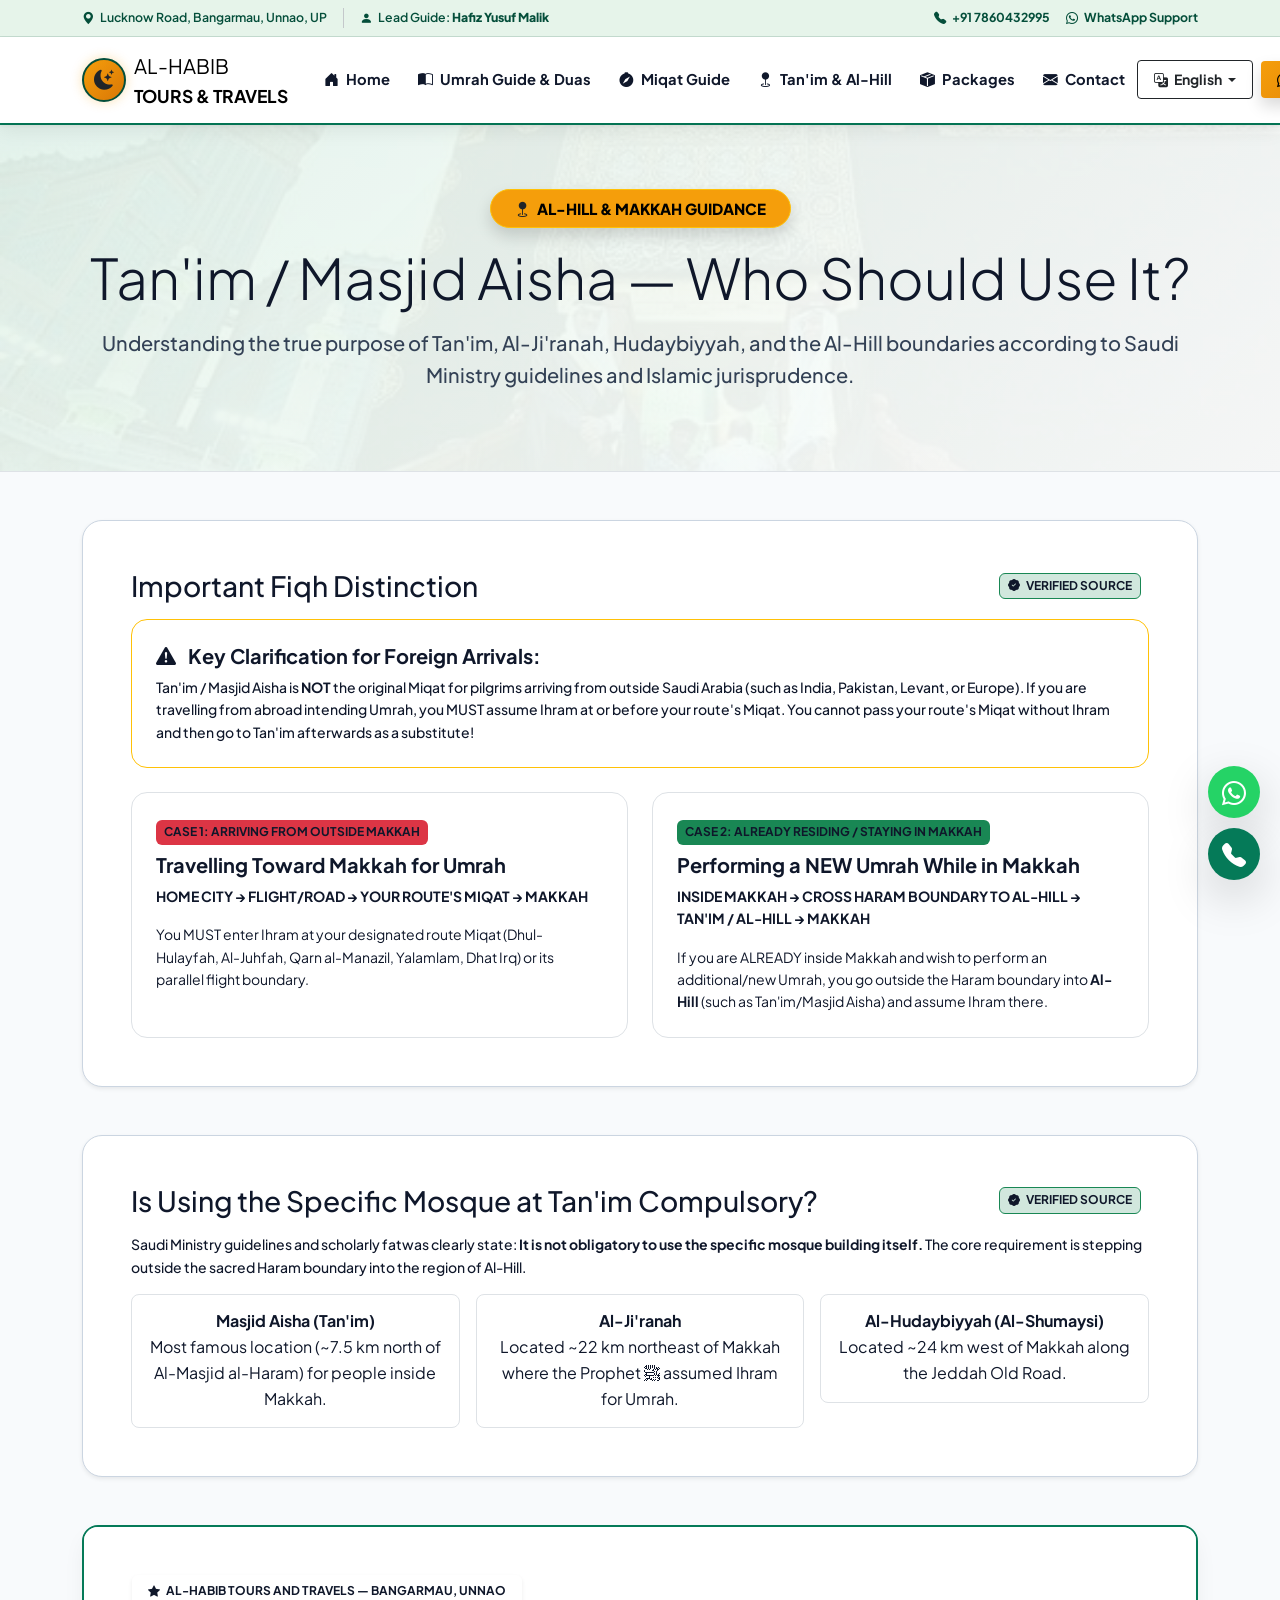
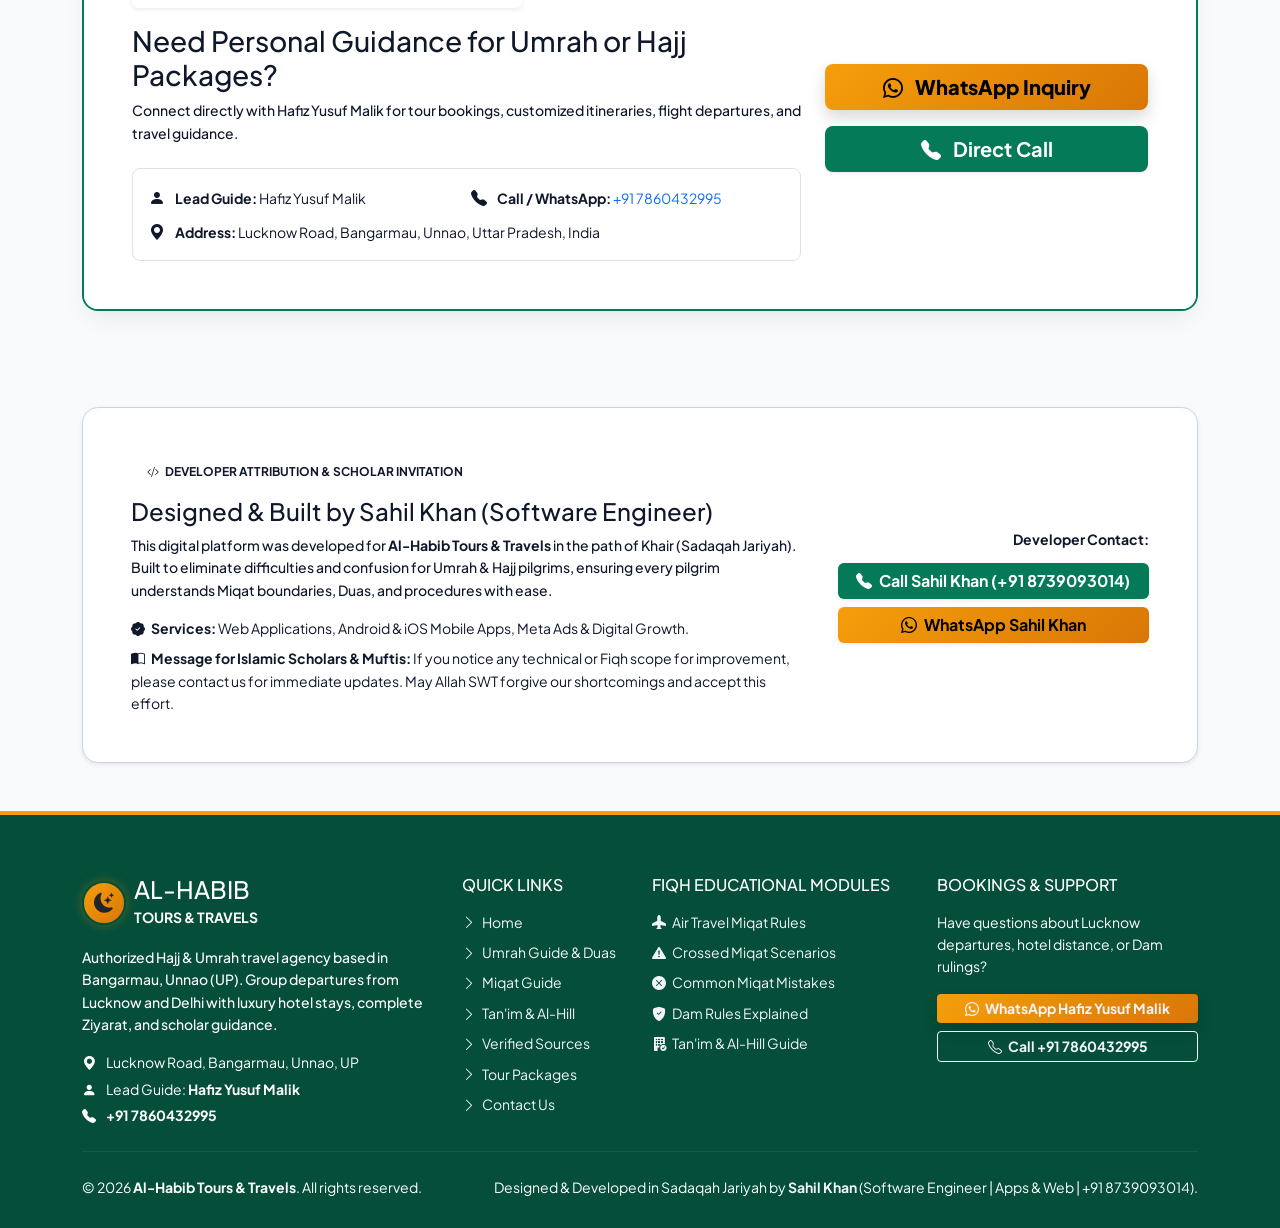
<file: tanim.html>
<!DOCTYPE html>
<html lang="en" dir="ltr">
<head>
    <meta charset="UTF-8">
    <meta name="viewport" content="width=device-width, initial-scale=1.0">
    <title>Tan&#039;im &amp; Al-Hill Guide | Al-Habib Tours &amp; Travels</title>
    
    <!-- SEO Meta Tags -->
    <meta name="description" content="Official portal of Al-Habib Tours &amp; Travels, Bangarmau Unnao (UP). Lucknow &amp; Delhi Umrah packages starting ₹99,000, Hafiz Yusuf Malik group departures, step-by-step Umrah guide with Duas, and verified Miqat rules.">
    <meta name="keywords" content="Umrah packages Lucknow, Umrah packages 2026, Lucknow to Makkah Umrah, Hafiz Yusuf Malik Bangarmau, Al Habib Tours Unnao, Miqat rules air travel, Dam rulings Umrah, Step by step Umrah guide Duas, Tan'im Masjid Aisha rules">
    <meta name="author" content="Sahil Khan (Software Engineer)">
    <meta name="robots" content="index, follow, max-snippet:-1, max-image-preview:large, max-video-preview:-1">
    <link rel="canonical" href="https://alhabibtours.com/">

    <!-- Open Graph Social Meta Tags -->
    <meta property="og:locale" content="en_US">
    <meta property="og:type" content="website">
    <meta property="og:title" content="Tan&#039;im &amp; Al-Hill Guide | Al-Habib Tours &amp; Travels">
    <meta property="og:description" content="Official portal of Al-Habib Tours &amp; Travels, Bangarmau Unnao (UP). Lucknow &amp; Delhi Umrah packages starting ₹99,000, Hafiz Yusuf Malik group departures, step-by-step Umrah guide with Duas, and verified Miqat rules.">
    <meta property="og:url" content="https://alhabibtours.com/">
    <meta property="og:site_name" content="Al-Habib Tours & Travels">
    <meta property="og:image" content="https://alhabibtours.com/assets/images/kaaba_1.jpg">
    <meta property="og:image:width" content="1200">
    <meta property="og:image:height" content="630">

    <!-- Twitter Card Meta Tags -->
    <meta name="twitter:card" content="summary_large_image">
    <meta name="twitter:title" content="Tan&#039;im &amp; Al-Hill Guide | Al-Habib Tours &amp; Travels">
    <meta name="twitter:description" content="Official portal of Al-Habib Tours &amp; Travels, Bangarmau Unnao (UP). Lucknow &amp; Delhi Umrah packages starting ₹99,000, Hafiz Yusuf Malik group departures, step-by-step Umrah guide with Duas, and verified Miqat rules.">
    <meta name="twitter:image" content="https://alhabibtours.com/assets/images/kaaba_1.jpg">

    <!-- Schema.org JSON-LD Structured Data for LocalBusiness & TravelAgency -->
    <script type="application/ld+json">
    {
      "@context": "https://schema.org",
      "@type": "TravelAgency",
      "name": "Al-Habib Tours & Travels",
      "image": "https://alhabibtours.com/assets/images/kaaba_1.jpg",
      "@id": "https://alhabibtours.com/",
      "url": "https://alhabibtours.com/",
      "telephone": "+917860432995",
      "priceRange": "₹99,000 - ₹1,39,000",
      "address": {
        "@type": "PostalAddress",
        "streetAddress": "Lucknow Road",
        "addressLocality": "Bangarmau",
        "addressRegion": "Unnao, Uttar Pradesh",
        "postalCode": "209868",
        "addressCountry": "IN"
      },
      "geo": {
        "@type": "GeoCoordinates",
        "latitude": 26.9113,
        "longitude": 80.2081
      },
      "openingHoursSpecification": {
        "@type": "OpeningHoursSpecification",
        "dayOfWeek": [
          "Monday",
          "Tuesday",
          "Wednesday",
          "Thursday",
          "Friday",
          "Saturday",
          "Sunday"
        ],
        "opens": "08:00",
        "closes": "22:00"
      },
      "sameAs": [
        "https://wa.me/917860432995"
      ]
    }
    </script>

    <!-- Schema.org FAQPage Structured Data -->
    <script type="application/ld+json">
    {
      "@context": "https://schema.org",
      "@type": "FAQPage",
      "mainEntity": [{
        "@type": "Question",
        "name": "What is the starting price for 15-day Umrah package from Lucknow?",
        "acceptedAnswer": {
          "@type": "Answer",
          "text": "Al-Habib Tours & Travels offers benchmarked 15-day Lucknow Umrah packages starting from ₹99,000 for Economy, ₹1,19,000 for Comfort (Most Popular), and ₹1,39,000 for Premium VIP Luxury."
        }
      }, {
        "@type": "Question",
        "name": "What is the Miqat boundary for flight departures from India to Jeddah?",
        "acceptedAnswer": {
          "@type": "Answer",
          "text": "Pilgrims flying directly from India to Jeddah pass the parallel Miqat boundary (Yalamlam / Al-Juhfah) in mid-air approximately 20 to 30 minutes before reaching Jeddah airport. Ihram garments must be put on before boarding or in flight before crossing this point."
        }
      }]
    }
    </script>
    
    <!-- Google Fonts -->
    <link rel="preconnect" href="https://fonts.googleapis.com">
    <link rel="preconnect" href="https://fonts.gstatic.com" crossorigin>
    <!-- Bootstrap 5 CSS -->
    <link href="https://cdn.jsdelivr.net/npm/bootstrap@5.3.2/dist/css/bootstrap.min.css" rel="stylesheet">
    <!-- Bootstrap Icons -->
    <link rel="stylesheet" href="https://cdn.jsdelivr.net/npm/bootstrap-icons@1.11.1/font/bootstrap-icons.css">
    
    <!-- Custom Style System -->
    <link rel="stylesheet" href="assets/css/style.css">
    <link rel="stylesheet" href="assets/css/rtl.css">
</head>
<body>

<!-- Floating Quick Action Buttons (WhatsApp & Call) -->
<div class="floating-contact-widget">
    <a href="https://wa.me/917860432995?text=Assalamu%20Alaikum%20Hafiz%20Yusuf%20Malik%20Sahab,%20I%20have%20an%20Umrah/Hajj%20query." 
       target="_blank" class="floating-btn floating-btn-wa shadow-lg" title="WhatsApp Us">
        <i class="bi bi-whatsapp"></i>
    </a>
    <a href="tel:+917860432995" class="floating-btn floating-btn-phone shadow-lg" title="Call Us Direct">
        <i class="bi bi-telephone-fill"></i>
    </a>
</div>

<!-- Header Master Wrapper (Clean Responsive Navbar) -->
<header class="master-header sticky-top">
    <!-- Top Contact Strip -->
    <div class="top-info-strip py-2">
        <div class="container">
            <div class="d-flex flex-wrap justify-content-between align-items-center gap-2 small">
                <!-- Location & Guide -->
                <div class="d-flex align-items-center flex-wrap gap-3">
                    <span>
                        <i class="bi bi-geo-alt-fill text-gold me-1"></i>
                        <span class="lang-text lang-en">Lucknow Road, Bangarmau, Unnao, UP</span>
                        <span class="lang-text lang-hi d-none">लखनऊ रोड, बांगरमऊ, उन्नाव, यू.पी.</span>
                        <span class="lang-text lang-ur d-none" dir="rtl">لکھنؤ روڈ، باگرمئو، اناؤ، یو پی</span>
                    </span>
                    <span class="border-start border-secondary-subtle ps-3">
                        <i class="bi bi-person-fill text-gold me-1"></i>
                        <span class="lang-text lang-en">Lead Guide: <strong>Hafiz Yusuf Malik</strong></span>
                        <span class="lang-text lang-hi d-none">गाइड: <strong>हाफ़िज़ युसुफ़ मलिक</strong></span>
                        <span class="lang-text lang-ur d-none" dir="rtl">گائیڈ: <strong>حافظ یوسف ملک</strong></span>
                    </span>
                </div>

                <!-- Call & WhatsApp Support -->
                <div class="d-flex align-items-center gap-3">
                    <a href="tel:+917860432995" class="text-decoration-none fw-bold">
                        <i class="bi bi-telephone-fill text-gold me-1"></i> +91 7860432995
                    </a>
                    <a href="https://wa.me/917860432995" target="_blank" class="fw-bold text-decoration-none text-emerald-medium">
                        <i class="bi bi-whatsapp me-1"></i> WhatsApp Support
                    </a>
                </div>
            </div>
        </div>
    </div>

    <!-- Main Navigation Bar (Clean HTML Standard Paths) -->
    <nav class="navbar navbar-expand-xl bg-white navbar-light py-2 shadow-sm">
        <div class="container">
            <!-- Brand Logo -->
            <a class="navbar-brand d-flex align-items-center me-3" href="index.html">
                <div class="navbar-brand-logo rounded-circle me-2 d-flex align-items-center justify-content-center">
                    <i class="bi bi-moon-stars-fill text-dark fs-5"></i>
                </div>
                <div>
                    <span class="d-block fw-extrabold text-emerald-medium fs-5 leading-tight tracking-tight">AL-HABIB</span>
                    <span class="d-block text-gold small text-uppercase tracking-wider fw-bold fs-8">TOURS & TRAVELS</span>
                </div>
            </a>

            <!-- Mobile Toggler -->
            <button class="navbar-toggler border-0 shadow-none" type="button" data-bs-toggle="collapse" data-bs-target="#navbarContent" aria-controls="navbarContent" aria-expanded="false" aria-label="Toggle navigation">
                <span class="navbar-toggler-icon"></span>
            </button>

            <!-- Collapsible Single-Line Nav Items -->
            <div class="collapse navbar-collapse" id="navbarContent">
                <ul class="navbar-nav me-auto mb-2 mb-xl-0 ms-xl-2 gap-1">
                    <li class="nav-item">
                        <a class="nav-link text-nowrap" href="index.html">
                            <i class="bi bi-house-door-fill me-1 text-emerald-medium"></i>
                            <span class="lang-text lang-en">Home</span>
                            <span class="lang-text lang-hi d-none">होम</span>
                            <span class="lang-text lang-ur d-none" dir="rtl">ہوم</span>
                        </a>
                    </li>
                    <li class="nav-item">
                        <a class="nav-link text-nowrap" href="umrah_guide.html">
                            <i class="bi bi-book-half me-1 text-emerald-medium"></i>
                            <span class="lang-text lang-en">Umrah Guide & Duas</span>
                            <span class="lang-text lang-hi d-none">उमराह गाइड व दुआएं</span>
                            <span class="lang-text lang-ur d-none" dir="rtl">طریقہ عمرہ و دعائیں</span>
                        </a>
                    </li>
                    <li class="nav-item">
                        <a class="nav-link text-nowrap" href="miqat.html">
                            <i class="bi bi-compass-fill me-1 text-emerald-medium"></i>
                            <span class="lang-text lang-en">Miqat Guide</span>
                            <span class="lang-text lang-hi d-none">मीक़ात गाइड</span>
                            <span class="lang-text lang-ur d-none" dir="rtl">رہنمائے میقات</span>
                        </a>
                    </li>
                    <li class="nav-item">
                        <a class="nav-link text-nowrap" href="tanim.html">
                            <i class="bi bi-geo-fill me-1 text-emerald-medium"></i>
                            <span class="lang-text lang-en">Tan'im & Al-Hill</span>
                            <span class="lang-text lang-hi d-none">तनीम व अल-हिल</span>
                            <span class="lang-text lang-ur d-none" dir="rtl">تنعیم و الحل</span>
                        </a>
                    </li>
                    <li class="nav-item">
                        <a class="nav-link text-nowrap" href="packages.html">
                            <i class="bi bi-box-seam-fill me-1 text-emerald-medium"></i>
                            <span class="lang-text lang-en">Packages</span>
                            <span class="lang-text lang-hi d-none">टूर पैकेज</span>
                            <span class="lang-text lang-ur d-none" dir="rtl">ٹور پیکجز</span>
                        </a>
                    </li>
                    <li class="nav-item">
                        <a class="nav-link text-nowrap" href="contact.html">
                            <i class="bi bi-envelope-fill me-1 text-emerald-medium"></i>
                            <span class="lang-text lang-en">Contact</span>
                            <span class="lang-text lang-hi d-none">संपर्क</span>
                            <span class="lang-text lang-ur d-none" dir="rtl">رابطہ</span>
                        </a>
                    </li>
                </ul>

                <!-- Language Selector & Book Button (No Wrap) -->
                <div class="d-flex align-items-center gap-2 flex-nowrap mt-2 mt-xl-0">
                    <div class="dropdown">
                        <button class="btn btn-outline-dark btn-sm dropdown-toggle fw-bold px-3 py-2 text-nowrap" type="button" id="langDropdown" data-bs-toggle="dropdown">
                            <i class="bi bi-translate me-1"></i> <span id="currentLangText">English</span>
                        </button>
                        <ul class="dropdown-menu dropdown-menu-end shadow-lg rounded-3 border-0">
                            <li><a class="dropdown-item lang-select-btn px-3 py-2 fw-semibold" href="#" data-lang="en">🇬🇧 English</a></li>
                            <li><a class="dropdown-item lang-select-btn px-3 py-2 fw-semibold" href="#" data-lang="hi">🇮🇳 हिन्दी (Hindi)</a></li>
                            <li><a class="dropdown-item lang-select-btn px-3 py-2 fw-semibold" href="#" data-lang="ur">🇵🇰/🇮🇳 اردو (Urdu)</a></li>
                        </ul>
                    </div>

                    <a href="https://wa.me/917860432995?text=Assalamu%20Alaikum%20Hafiz%20Yusuf%20Malik%20Sahab,%20I%20want%20to%20book%20an%20Umrah%20package." 
                       target="_blank" class="btn btn-gold btn-sm fw-bold px-3 py-2 shadow text-nowrap">
                        <i class="bi bi-whatsapp me-1"></i> Book Umrah
                    </a>
                </div>
            </div>
        </div>
    </nav>
</header>

<!-- Hero Banner (Clean Light Theme) -->
<section class="bg-gradient-emerald text-dark py-5 border-bottom">
    <div class="container text-center py-3">
        <span class="badge px-4 py-2 rounded-pill mb-3 shadow border border-warning" style="background-color: #f59e0b !important; color: #000000 !important; font-weight: 800 !important; font-size: 0.95rem;">
            <i class="bi bi-geo-fill me-1 text-dark"></i> AL-HILL & MAKKAH GUIDANCE
        </span>
        <h1 class="display-4 fw-extrabold mb-3 text-emerald-head">Tan'im / Masjid Aisha — Who Should Use It?</h1>
        <p class="lead text-secondary max-w-800 mx-auto fw-medium">
            Understanding the true purpose of Tan'im, Al-Ji'ranah, Hudaybiyyah, and the Al-Hill boundaries according to Saudi Ministry guidelines and Islamic jurisprudence.
        </p>
    </div>
</section>

<!-- Main Container -->
<div class="container py-5">

    <!-- 1. IMPORTANT FIQH DISTINCTION -->
    <div class="card glass-card border-0 p-4 p-md-5 mb-5 shadow-sm">
        <div class="d-flex justify-content-between align-items-center mb-3 flex-wrap gap-2">
            <h3 class="fw-extrabold text-dark mb-0">Important Fiqh Distinction</h3>
            <span class="badge bg-success-subtle text-success border border-success me-2 px-2 py-1"><i class="bi bi-patch-check-fill me-1"></i> VERIFIED SOURCE</span>        </div>

        <div class="p-4 bg-gold-soft rounded-4 border border-warning mb-4 text-dark">
            <h5 class="fw-bold text-dark mb-2"><i class="bi bi-exclamation-triangle-fill text-gold me-2"></i> Key Clarification for Foreign Arrivals:</h5>
            <p class="mb-0 small fw-medium">
                Tan'im / Masjid Aisha is <strong>NOT</strong> the original Miqat for pilgrims arriving from outside Saudi Arabia (such as India, Pakistan, Levant, or Europe). If you are travelling from abroad intending Umrah, you MUST assume Ihram at or before your route's Miqat. You cannot pass your route's Miqat without Ihram and then go to Tan'im afterwards as a substitute!
            </p>
        </div>

        <div class="row g-4">
            <div class="col-md-6">
                <div class="p-4 bg-white rounded-4 border h-100">
                    <span class="badge bg-danger text-white mb-2">CASE 1: ARRIVING FROM OUTSIDE MAKKAH</span>
                    <h5 class="fw-bold text-dark mb-2">Travelling Toward Makkah for Umrah</h5>
                    <p class="small text-secondary mb-3"><strong>HOME CITY &rarr; FLIGHT/ROAD &rarr; YOUR ROUTE'S MIQAT &rarr; MAKKAH</strong></p>
                    <p class="small text-dark mb-0">
                        You MUST enter Ihram at your designated route Miqat (Dhul-Hulayfah, Al-Juhfah, Qarn al-Manazil, Yalamlam, Dhat Irq) or its parallel flight boundary.
                    </p>
                </div>
            </div>

            <div class="col-md-6">
                <div class="p-4 bg-emerald-soft rounded-4 border border-emerald-medium h-100">
                    <span class="badge bg-success text-white mb-2">CASE 2: ALREADY RESIDING / STAYING IN MAKKAH</span>
                    <h5 class="fw-bold text-dark mb-2">Performing a NEW Umrah While in Makkah</h5>
                    <p class="small text-secondary mb-3"><strong>INSIDE MAKKAH &rarr; CROSS HARAM BOUNDARY TO AL-HILL &rarr; TAN'IM / AL-HILL &rarr; MAKKAH</strong></p>
                    <p class="small text-dark mb-0">
                        If you are ALREADY inside Makkah and wish to perform an additional/new Umrah, you go outside the Haram boundary into <strong>Al-Hill</strong> (such as Tan'im/Masjid Aisha) and assume Ihram there.
                    </p>
                </div>
            </div>
        </div>
    </div>

    <!-- 2. IS USING THE SPECIFIC MOSQUE COMPULSORY? -->
    <div class="card glass-card border-0 p-4 p-md-5 mb-5 shadow-sm">
        <div class="d-flex justify-content-between align-items-center mb-3 flex-wrap gap-2">
            <h3 class="fw-extrabold text-dark mb-0">Is Using the Specific Mosque at Tan'im Compulsory?</h3>
            <span class="badge bg-success-subtle text-success border border-success me-2 px-2 py-1"><i class="bi bi-patch-check-fill me-1"></i> VERIFIED SOURCE</span>        </div>
        <p class="text-dark small fw-medium mb-3">
            Saudi Ministry guidelines and scholarly fatwas clearly state: <strong>It is not obligatory to use the specific mosque building itself.</strong> The core requirement is stepping outside the sacred Haram boundary into the region of Al-Hill.
        </p>

        <div class="row g-3">
            <div class="col-md-4">
                <div class="p-3 bg-white rounded-3 border text-center">
                    <h6 class="fw-bold text-emerald-medium mb-1">Masjid Aisha (Tan'im)</h6>
                    <p class="micro-text text-secondary mb-0">Most famous location (~7.5 km north of Al-Masjid al-Haram) for people inside Makkah.</p>
                </div>
            </div>
            <div class="col-md-4">
                <div class="p-3 bg-white rounded-3 border text-center">
                    <h6 class="fw-bold text-emerald-medium mb-1">Al-Ji'ranah</h6>
                    <p class="micro-text text-secondary mb-0">Located ~22 km northeast of Makkah where the Prophet ﷺ assumed Ihram for Umrah.</p>
                </div>
            </div>
            <div class="col-md-4">
                <div class="p-3 bg-white rounded-3 border text-center">
                    <h6 class="fw-bold text-emerald-medium mb-1">Al-Hudaybiyyah (Al-Shumaysi)</h6>
                    <p class="micro-text text-secondary mb-0">Located ~24 km west of Makkah along the Jeddah Old Road.</p>
                </div>
            </div>
        </div>
    </div>

    <!-- BUSINESS CONTACT CARD INTEGRATION -->
    <div class="card contact-card border-0 shadow-md rounded-4 overflow-hidden my-4 bg-white border border-emerald-medium">
    <div class="card-body p-4 p-md-5 bg-white">
        <div class="row align-items-center">
            <div class="col-md-8 mb-4 mb-md-0">
                <span class="badge bg-gold text-dark mb-3 px-3 py-2 fw-extrabold fs-7 shadow-sm">
                    <i class="bi bi-star-fill me-1"></i> AL-HABIB TOURS AND TRAVELS — BANGARMAU, UNNAO
                </span>
                <h3 class="fw-extrabold mb-2 text-emerald-medium">Need Personal Guidance for Umrah or Hajj Packages?</h3>
                <p class="text-dark mb-4 small fw-medium">
                    Connect directly with Hafiz Yusuf Malik for tour bookings, customized itineraries, flight departures, and travel guidance.
                </p>
                
                <div class="contact-details p-3 bg-emerald-soft rounded-3 border border-emerald-medium">
                    <div class="row g-2 text-dark small">
                        <div class="col-sm-6">
                            <i class="bi bi-person-fill text-gold me-2 fs-6"></i>
                            <span><strong>Lead Guide:</strong> Hafiz Yusuf Malik</span>
                        </div>
                        <div class="col-sm-6">
                            <i class="bi bi-telephone-fill text-gold me-2 fs-6"></i>
                            <span><strong>Call / WhatsApp:</strong> <a href="tel:+917860432995" class="text-emerald-medium fw-extrabold text-decoration-none">+91 7860432995</a></span>
                        </div>
                        <div class="col-12 mt-2">
                            <i class="bi bi-geo-alt-fill text-gold me-2 fs-6"></i>
                            <span><strong>Address:</strong> Lucknow Road, Bangarmau, Unnao, Uttar Pradesh, India</span>
                        </div>
                    </div>
                </div>
            </div>
            
            <div class="col-md-4 text-md-end">
                <div class="d-grid gap-3">
                    <a href="https://wa.me/917860432995?text=Assalamu%20Alaikum%20Hafiz%20Yusuf%20Malik%20Sahab,%20I%20want%20to%20inquire%20about%20Umrah%20packages%20and%20travel%20guidance." 
                       target="_blank" class="btn btn-gold btn-lg fw-extrabold shadow">
                        <i class="bi bi-whatsapp me-2"></i> WhatsApp Inquiry
                    </a>
                    <a href="tel:+917860432995" class="btn btn-emerald btn-lg fw-bold shadow-sm">
                        <i class="bi bi-telephone-fill me-2"></i> Direct Call
                    </a>
                </div>
            </div>
        </div>
    </div>
</div>

</div>


<div class="container my-4">
    <div class="card developer-card border-0 shadow-sm rounded-4 overflow-hidden my-4 bg-emerald-soft border border-emerald-medium text-dark">
    <div class="card-body p-4 p-md-5">
        <div class="row align-items-center">
            <div class="col-md-8 mb-4 mb-md-0">
                <span class="badge bg-emerald-medium text-white mb-2 px-3 py-2 fw-bold">
                    <i class="bi bi-code-slash me-1"></i> DEVELOPER ATTRIBUTION & SCHOLAR INVITATION
                </span>
                
                <div class="lang-text lang-en">
                    <h4 class="fw-extrabold text-emerald-medium mb-2">Designed & Built by Sahil Khan (Software Engineer)</h4>
                    <p class="small text-dark mb-3 fw-medium">
                        This digital platform was developed for <strong>Al-Habib Tours & Travels</strong> in the path of Khair (Sadaqah Jariyah). Built to eliminate difficulties and confusion for Umrah & Hajj pilgrims, ensuring every pilgrim understands Miqat boundaries, Duas, and procedures with ease.
                    </p>
                    <p class="small text-dark mb-2">
                        <i class="bi bi-patch-check-fill text-gold me-1"></i> <strong>Services:</strong> Web Applications, Android & iOS Mobile Apps, Meta Ads & Digital Growth.
                    </p>
                    <p class="small text-muted mb-0">
                        <i class="bi bi-book-half text-emerald-medium me-1"></i> <strong>Message for Islamic Scholars & Muftis:</strong> If you notice any technical or Fiqh scope for improvement, please contact us for immediate updates. May Allah SWT forgive our shortcomings and accept this effort.
                    </p>
                </div>

                <div class="lang-text lang-hi d-none">
                    <h4 class="fw-extrabold text-emerald-medium mb-2">डिजाइन व निर्माण: साहिल ख़ान (सॉफ्टवेयर इंजीनियर)</h4>
                    <p class="small text-dark mb-3 fw-medium">
                        यह डिजिटल पोर्टल <strong>अल-हबीब टूर एंड ट्रेवल्स</strong> के लिए नेकी की राह में बनाया गया है, ताकि उमराह व हज पर जाने वाले यात्रियों को मीक़ात, दुआओं और नियमों की सही जानकारी आसानी से मिल सके और यात्रा की दुश्वारियाँ दूर हों।
                    </p>
                    <p class="small text-dark mb-2">
                        <i class="bi bi-patch-check-fill text-gold me-1"></i> <strong>सेवाएं:</strong> वेबसाइट, एंड्रॉइड व iOS मोबाइल ऐप्स, मेटा विज्ञापन (Meta Ads)।
                    </p>
                    <p class="small text-muted mb-0">
                        <i class="bi bi-book-half text-emerald-medium me-1"></i> <strong>इस्लामिक स्कॉलर्स व मुफ़्ती हज़रात के लिए संदेश:</strong> अगर इसमें कोई फ़िक़्ही सुधार या सुझाव हो तो कृपया संपर्क करें, हम आपके शुकगुज़ार होंगे। अल्लाह तआला हमें तमाम गुनाहों से बचाए।
                    </p>
                </div>

                <div class="lang-text lang-ur d-none" dir="rtl">
                    <h4 class="fw-extrabold text-emerald-medium mb-2">ڈیزائن و ڈویلپمنٹ: ساحل خان (سافٹ ویئر انجینئر)</h4>
                    <p class="small text-dark mb-3 fw-medium">
                        یہ پورٹل <strong>ال حبیب ٹورز اینڈ ٹریولز</strong> کے لیے راہِ خیر میں تیار کیا گیا ہے تاکہ زائرینِ عمرہ و حج کی مشکلات دور ہوں اور انہیں میقات، دعاؤں اور احکام کی آسان معلومات حاصل ہو سکیں۔
                    </p>
                    <p class="small text-dark mb-2">
                        <i class="bi bi-patch-check-fill text-gold me-1"></i> <strong>خدمات:</strong> ویب سائٹس، اینڈرائیڈ و iOS موبائل ایپس، میٹا ایڈز۔
                    </p>
                    <p class="small text-muted mb-0">
                        <i class="bi bi-book-half text-emerald-medium me-1"></i> <strong>علماء کرام و مفتیانِ عظام کے لیے پیغام:</strong> اگر اس میں کسی تصحیح یا بہتری کی ضرورت محسوس ہو تو برائے کرم مطلع فرمائیں، ہم شکر گزار ہوں گے۔ اللہ تعالیٰ ہم سب کو معاف فرمائے۔
                    </p>
                </div>
            </div>

            <div class="col-md-4 text-md-end border-start-md ps-md-4">
                <div class="d-grid gap-2">
                    <span class="fw-bold text-dark small d-block mb-1">Developer Contact:</span>
                    <a href="tel:+918739093014" class="btn btn-emerald fw-bold shadow-sm">
                        <i class="bi bi-telephone-fill me-1"></i> Call Sahil Khan (+91 8739093014)
                    </a>
                    <a href="https://wa.me/918739093014?text=Assalamu%20Alaikum%20Sahil%20Khan,%20I%20saw%20the%20Al-Habib%20website%20and%20want%20to%20discuss%20a%20project/feedback." 
                       target="_blank" class="btn btn-gold fw-bold shadow-sm">
                        <i class="bi bi-whatsapp me-1"></i> WhatsApp Sahil Khan
                    </a>
                </div>
            </div>
        </div>
    </div>
</div>
</div>

<footer class="site-footer mt-5">
    <div class="container">
        <div class="row g-4">
            <!-- Col 1: Brand & Bio -->
            <div class="col-lg-4 col-md-6">
                <div class="d-flex align-items-center mb-3">
                    <div class="navbar-brand-logo rounded-circle me-2 d-flex align-items-center justify-content-center">
                        <i class="bi bi-moon-stars-fill text-dark fs-5"></i>
                    </div>
                    <div>
                        <h4 class="fw-extrabold text-white mb-0">AL-HABIB</h4>
                        <span class="text-gold small text-uppercase tracking-wider fw-bold">TOURS & TRAVELS</span>
                    </div>
                </div>
                <p class="small text-white-80 mb-3 fw-medium">
                    Authorized Hajj & Umrah travel agency based in Bangarmau, Unnao (UP). Group departures from Lucknow and Delhi with luxury hotel stays, complete Ziyarat, and scholar guidance.
                </p>
                <div class="small text-white-80">
                    <p class="mb-1"><i class="bi bi-geo-alt-fill text-gold me-2"></i> Lucknow Road, Bangarmau, Unnao, UP</p>
                    <p class="mb-1"><i class="bi bi-person-fill text-gold me-2"></i> Lead Guide: <strong>Hafiz Yusuf Malik</strong></p>
                    <p class="mb-0"><i class="bi bi-telephone-fill text-gold me-2"></i> <strong>+91 7860432995</strong></p>
                </div>
            </div>

            <!-- Col 2: Quick Links -->
            <div class="col-lg-2 col-md-6">
                <h6 class="fw-extrabold text-gold text-uppercase tracking-wider mb-3">Quick Links</h6>
                <ul class="list-unstyled small mb-0">
                    <li class="mb-2"><a href="index.html"><i class="bi bi-chevron-right me-1 text-gold"></i> Home</a></li>
                    <li class="mb-2"><a href="umrah_guide.html"><i class="bi bi-chevron-right me-1 text-gold"></i> Umrah Guide & Duas</a></li>
                    <li class="mb-2"><a href="miqat.html"><i class="bi bi-chevron-right me-1 text-gold"></i> Miqat Guide</a></li>
                    <li class="mb-2"><a href="tanim.html"><i class="bi bi-chevron-right me-1 text-gold"></i> Tan'im & Al-Hill</a></li>
                    <li class="mb-2"><a href="sources.html"><i class="bi bi-chevron-right me-1 text-gold"></i> Verified Sources</a></li>
                    <li class="mb-2"><a href="packages.html"><i class="bi bi-chevron-right me-1 text-gold"></i> Tour Packages</a></li>
                    <li class="mb-0"><a href="contact.html"><i class="bi bi-chevron-right me-1 text-gold"></i> Contact Us</a></li>
                </ul>
            </div>

            <!-- Col 3: Fiqh Modules -->
            <div class="col-lg-3 col-md-6">
                <h6 class="fw-extrabold text-gold text-uppercase tracking-wider mb-3">Fiqh Educational Modules</h6>
                <ul class="list-unstyled small mb-0">
                    <li class="mb-2"><a href="miqat.html#airTravel"><i class="bi bi-airplane-fill me-1 text-gold"></i> Air Travel Miqat Rules</a></li>
                    <li class="mb-2"><a href="miqat.html#crossedMiqat"><i class="bi bi-exclamation-triangle-fill me-1 text-gold"></i> Crossed Miqat Scenarios</a></li>
                    <li class="mb-2"><a href="miqat.html#commonMistakes"><i class="bi bi-x-circle-fill me-1 text-gold"></i> Common Miqat Mistakes</a></li>
                    <li class="mb-2"><a href="miqat.html#damExplained"><i class="bi bi-shield-fill-check me-1 text-gold"></i> Dam Rules Explained</a></li>
                    <li class="mb-0"><a href="tanim.html#alHill"><i class="bi bi-building-fill-check me-1 text-gold"></i> Tan'im & Al-Hill Guide</a></li>
                </ul>
            </div>

            <!-- Col 4: Contact & Booking -->
            <div class="col-lg-3 col-md-6">
                <h6 class="fw-extrabold text-gold text-uppercase tracking-wider mb-3">Bookings & Support</h6>
                <p class="small text-white-80 mb-3">
                    Have questions about Lucknow departures, hotel distance, or Dam rulings?
                </p>
                <a href="https://wa.me/917860432995?text=Assalamu%20Alaikum%20Hafiz%20Yusuf%20Malik%20Sahab,%20I%20want%20to%20book%20an%20Umrah%20package." 
                   target="_blank" class="btn btn-gold btn-sm w-100 fw-bold mb-2 shadow">
                    <i class="bi bi-whatsapp me-1"></i> WhatsApp Hafiz Yusuf Malik
                </a>
                <a href="tel:+917860432995" class="btn btn-outline-light btn-sm w-100 fw-bold">
                    <i class="bi bi-telephone me-1"></i> Call +91 7860432995
                </a>
            </div>
        </div>

        <hr class="my-4 border-secondary">

        <!-- Bottom Copyright & Developer Credit (Sahil Khan) -->
        <div class="d-flex flex-wrap justify-content-between align-items-center small text-white-80 gap-2">
            <div>
                &copy; 2026 <strong>Al-Habib Tours & Travels</strong>. All rights reserved.
            </div>
            <div>
                Designed & Developed in Sadaqah Jariyah by <a href="tel:+918739093014" class="text-gold fw-bold text-decoration-none">Sahil Khan</a> (Software Engineer | Apps & Web | +91 8739093014).
            </div>
        </div>
    </div>
</footer>

<!-- Bootstrap 5 JS Bundle -->
<script src="https://cdn.jsdelivr.net/npm/bootstrap@5.3.2/dist/js/bootstrap.bundle.min.js"></script>

<!-- Custom App Logic -->
<script src="assets/js/main.js"></script>
<script src="assets/js/miqat_tree.js"></script>
<script src="assets/js/dam_checker.js"></script>
</body>
</html>
</file>
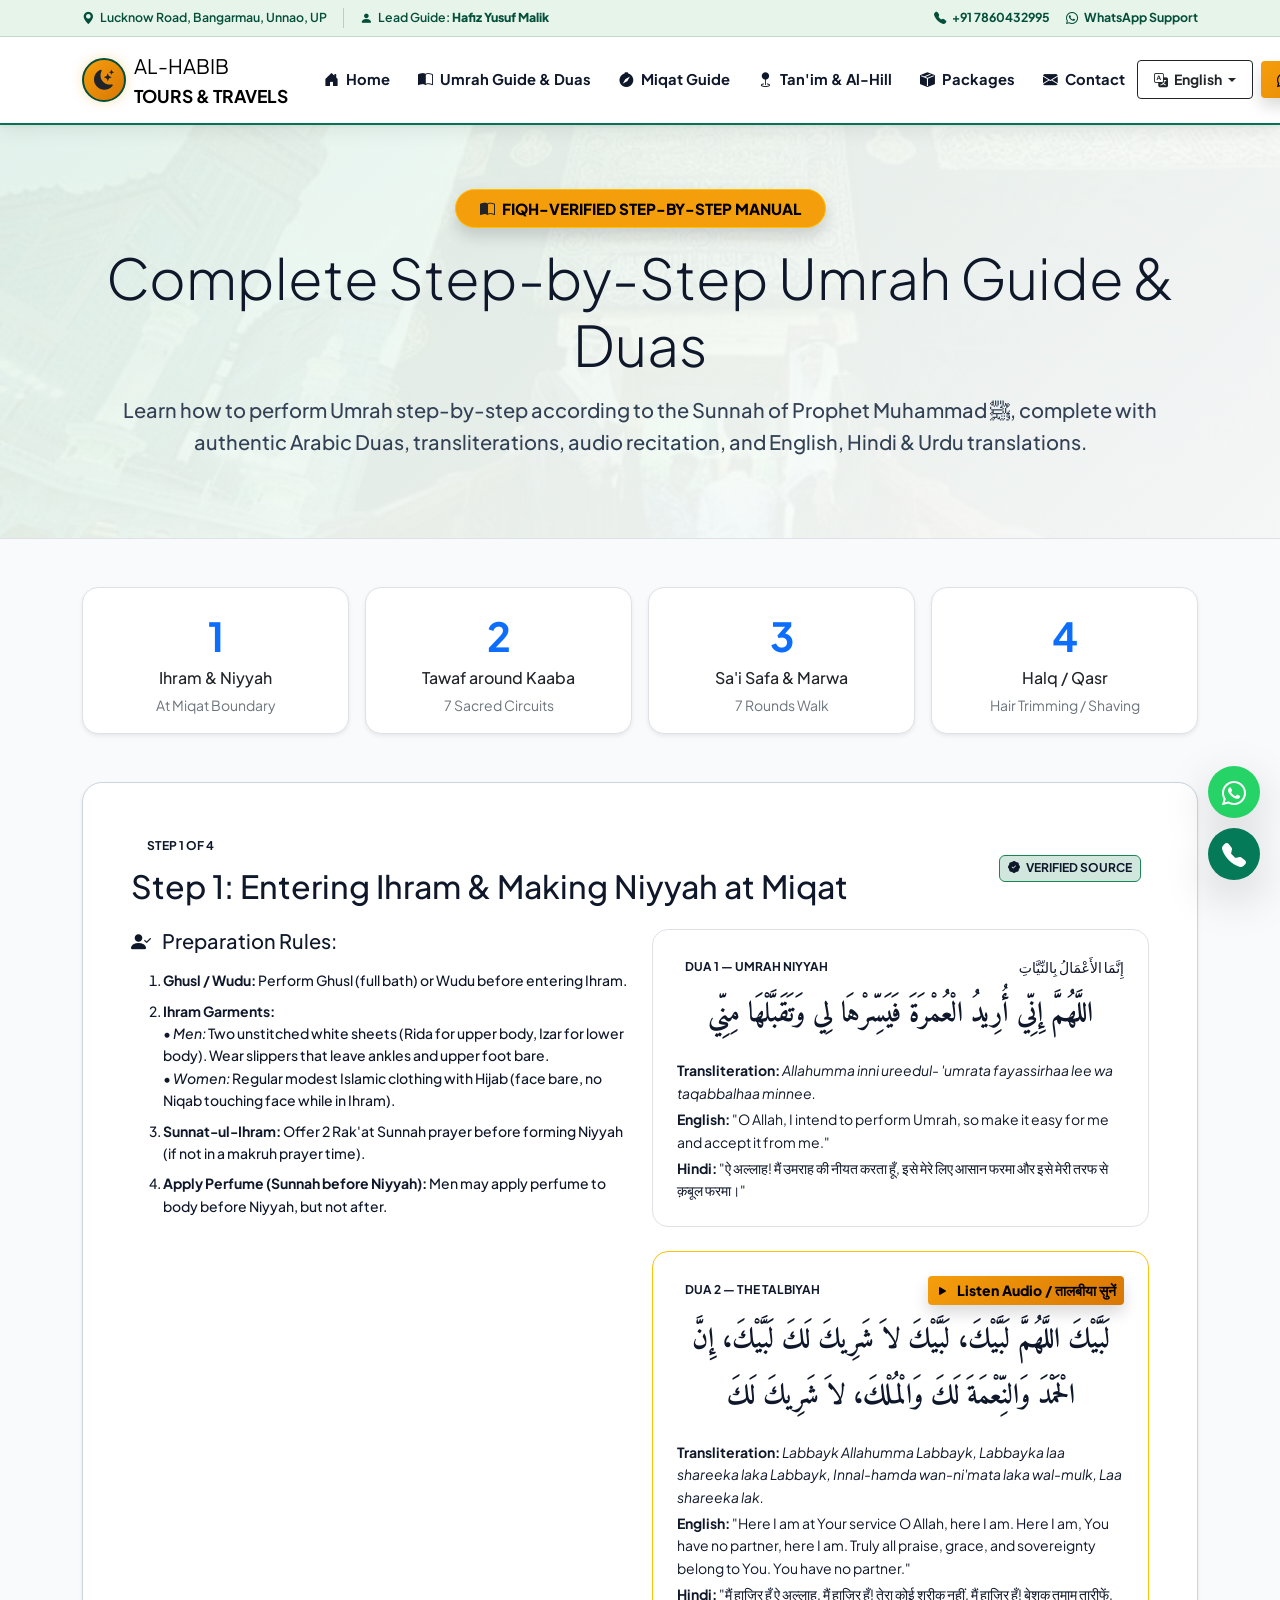
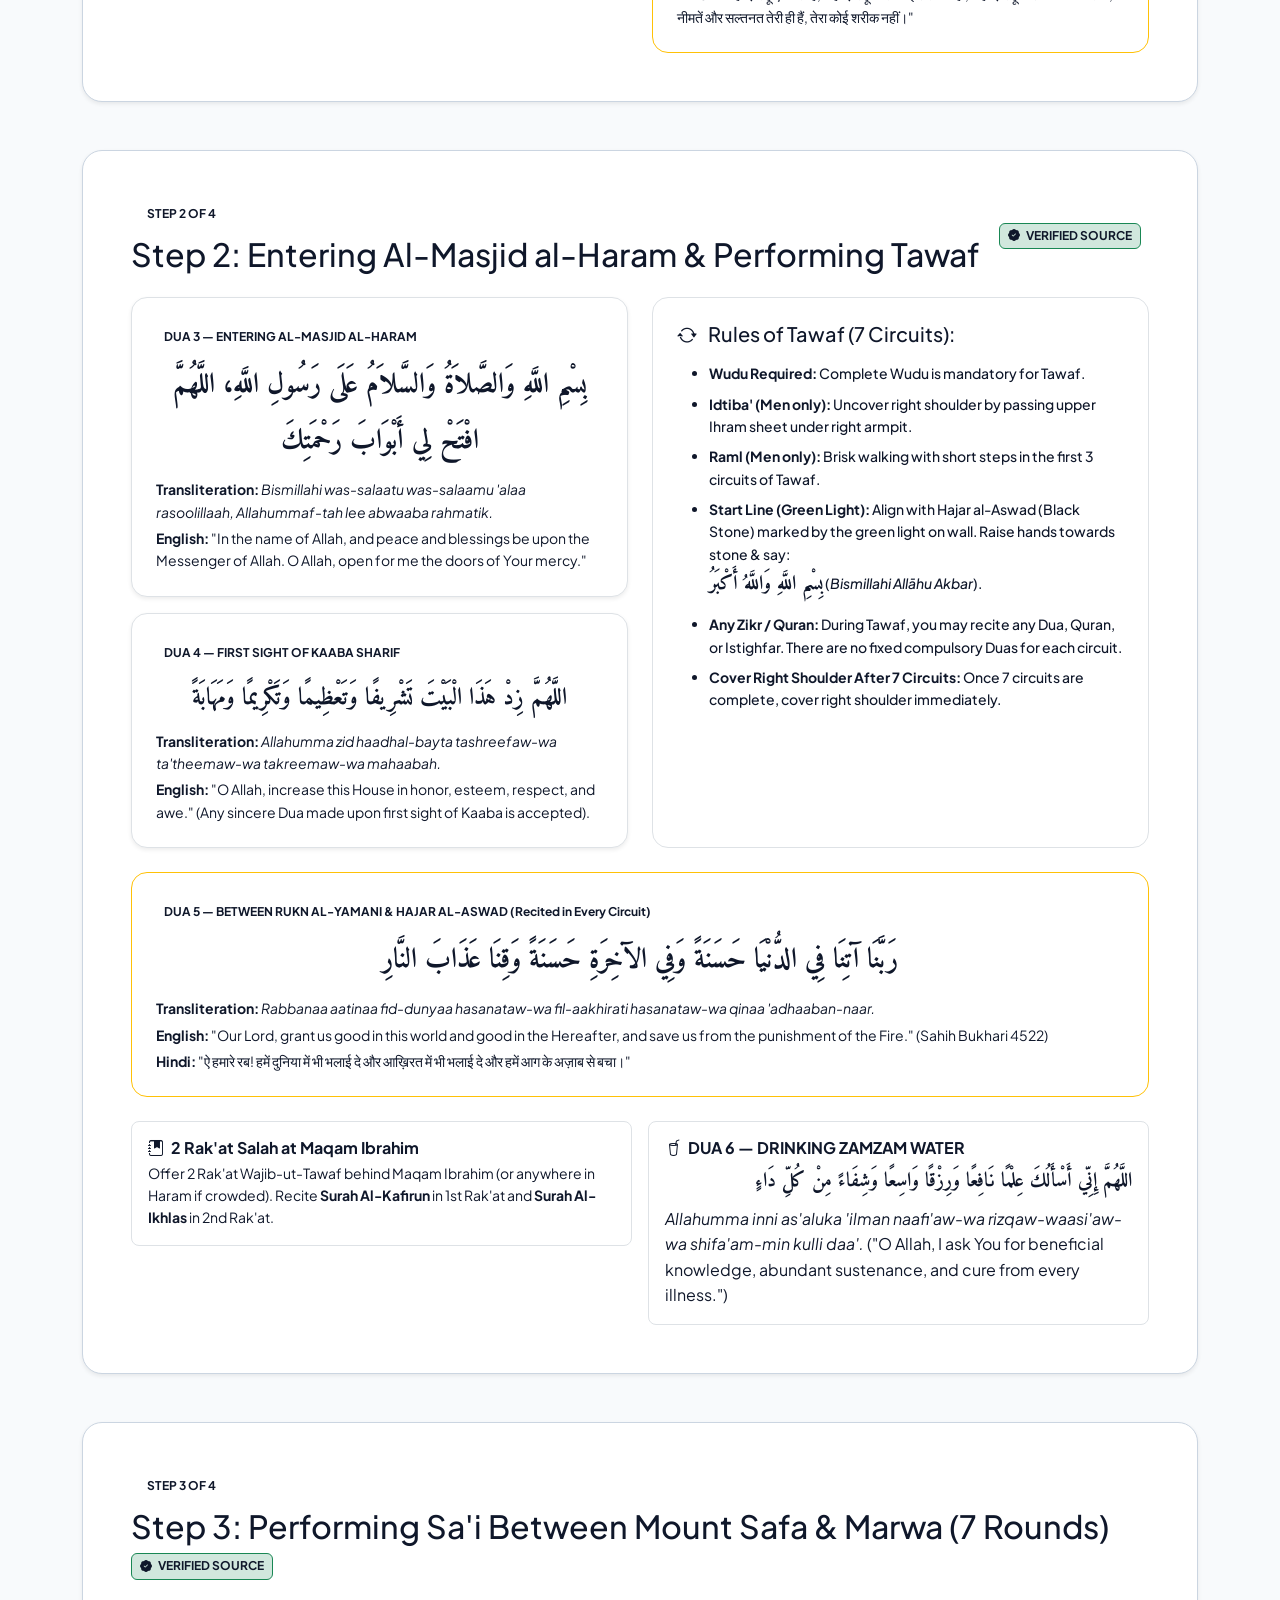
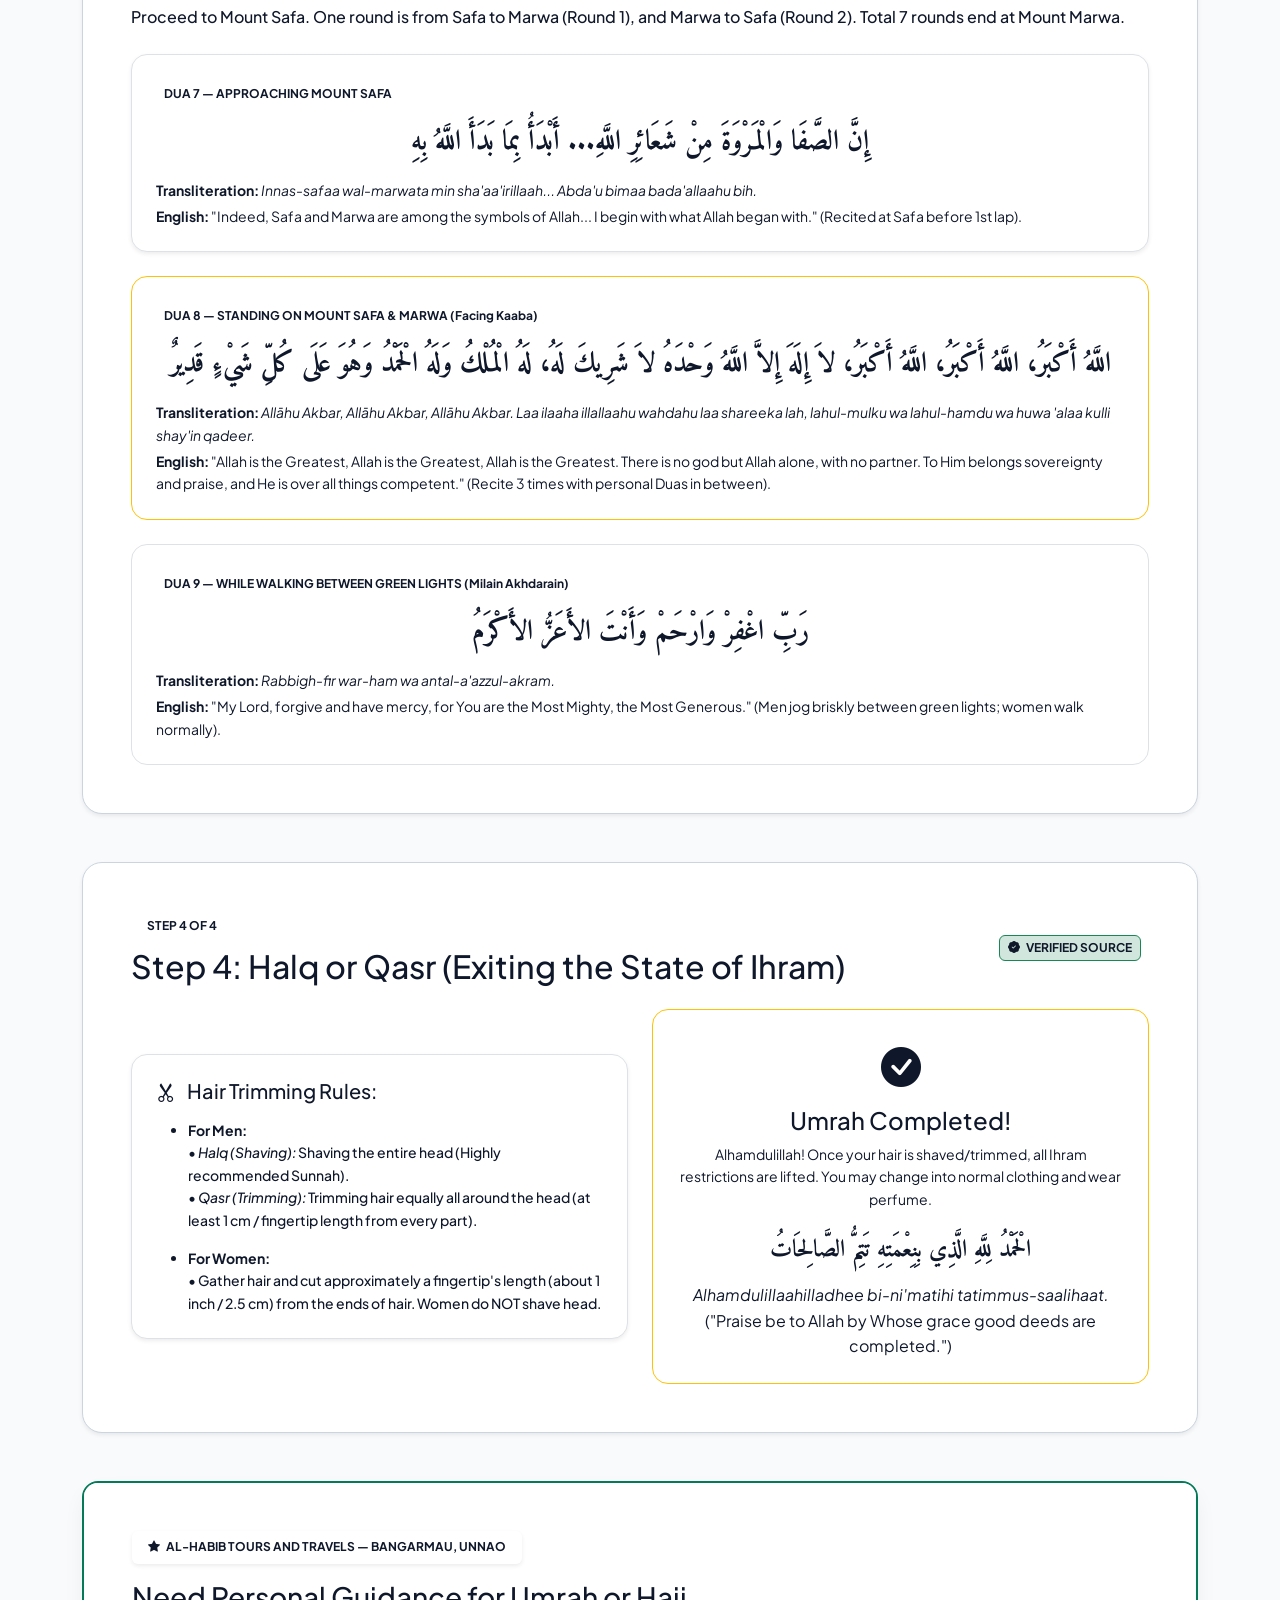
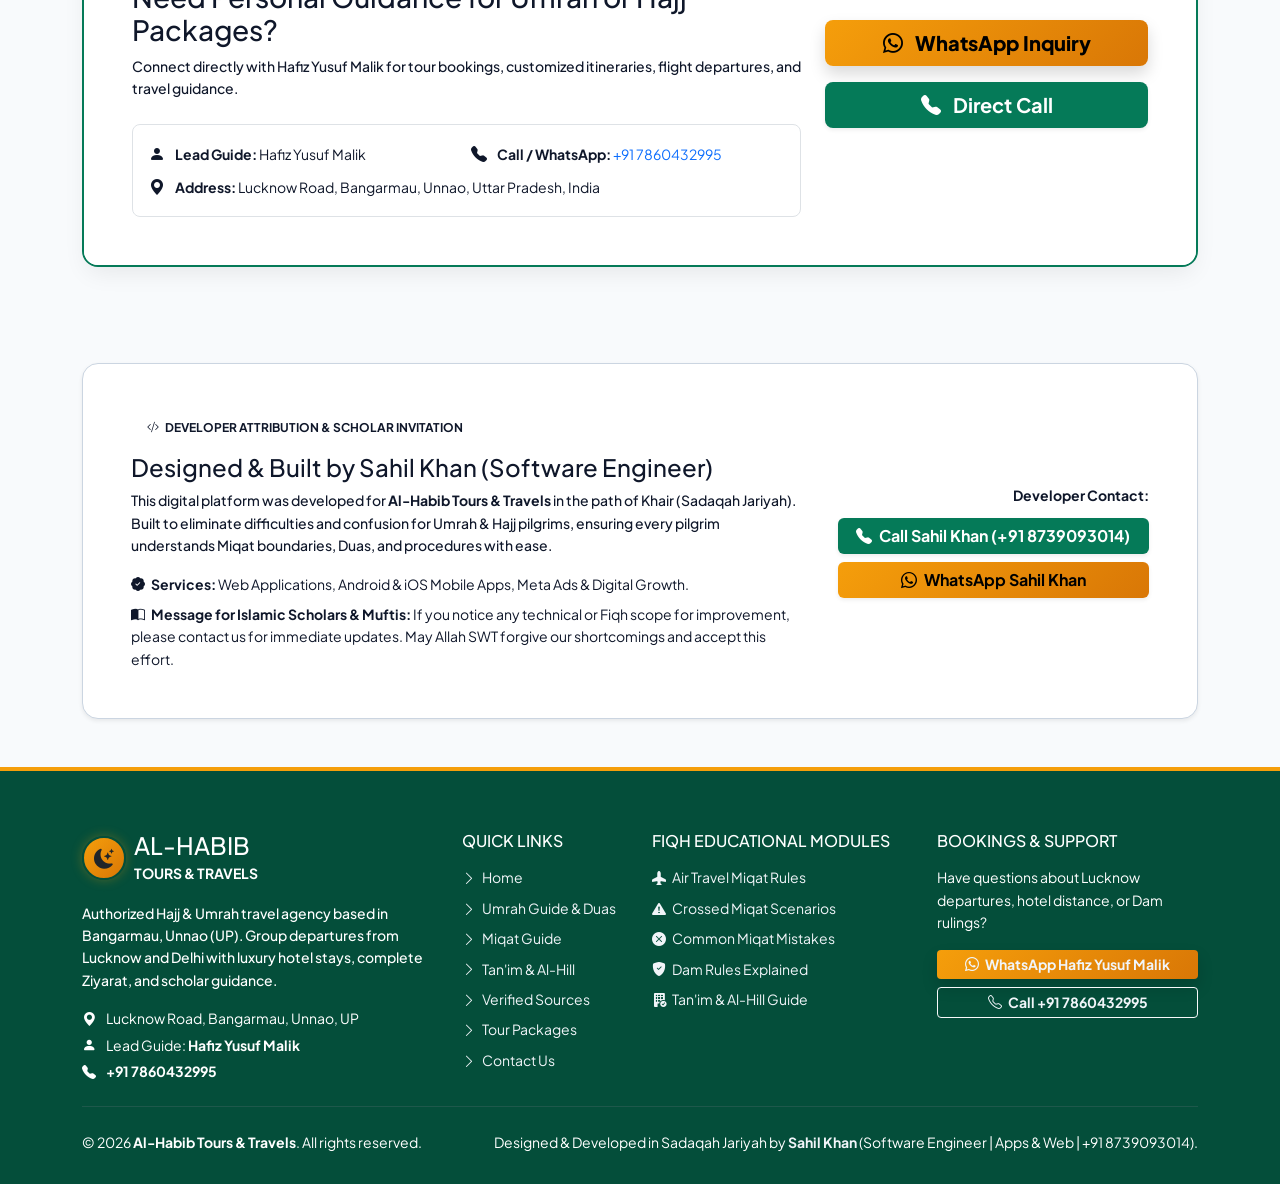
<file: umrah_guide.html>
<!DOCTYPE html>
<html lang="en" dir="ltr">
<head>
    <meta charset="UTF-8">
    <meta name="viewport" content="width=device-width, initial-scale=1.0">
    <title>Complete Step-by-Step Umrah Guide with All Authentic Duas | Al-Habib Tours &amp; Travels</title>
    
    <!-- SEO Meta Tags -->
    <meta name="description" content="Official portal of Al-Habib Tours &amp; Travels, Bangarmau Unnao (UP). Lucknow &amp; Delhi Umrah packages starting ₹99,000, Hafiz Yusuf Malik group departures, step-by-step Umrah guide with Duas, and verified Miqat rules.">
    <meta name="keywords" content="Umrah packages Lucknow, Umrah packages 2026, Lucknow to Makkah Umrah, Hafiz Yusuf Malik Bangarmau, Al Habib Tours Unnao, Miqat rules air travel, Dam rulings Umrah, Step by step Umrah guide Duas, Tan'im Masjid Aisha rules">
    <meta name="author" content="Sahil Khan (Software Engineer)">
    <meta name="robots" content="index, follow, max-snippet:-1, max-image-preview:large, max-video-preview:-1">
    <link rel="canonical" href="https://alhabibtours.com/">

    <!-- Open Graph Social Meta Tags -->
    <meta property="og:locale" content="en_US">
    <meta property="og:type" content="website">
    <meta property="og:title" content="Complete Step-by-Step Umrah Guide with All Authentic Duas | Al-Habib Tours &amp; Travels">
    <meta property="og:description" content="Official portal of Al-Habib Tours &amp; Travels, Bangarmau Unnao (UP). Lucknow &amp; Delhi Umrah packages starting ₹99,000, Hafiz Yusuf Malik group departures, step-by-step Umrah guide with Duas, and verified Miqat rules.">
    <meta property="og:url" content="https://alhabibtours.com/">
    <meta property="og:site_name" content="Al-Habib Tours & Travels">
    <meta property="og:image" content="https://alhabibtours.com/assets/images/kaaba_1.jpg">
    <meta property="og:image:width" content="1200">
    <meta property="og:image:height" content="630">

    <!-- Twitter Card Meta Tags -->
    <meta name="twitter:card" content="summary_large_image">
    <meta name="twitter:title" content="Complete Step-by-Step Umrah Guide with All Authentic Duas | Al-Habib Tours &amp; Travels">
    <meta name="twitter:description" content="Official portal of Al-Habib Tours &amp; Travels, Bangarmau Unnao (UP). Lucknow &amp; Delhi Umrah packages starting ₹99,000, Hafiz Yusuf Malik group departures, step-by-step Umrah guide with Duas, and verified Miqat rules.">
    <meta name="twitter:image" content="https://alhabibtours.com/assets/images/kaaba_1.jpg">

    <!-- Schema.org JSON-LD Structured Data for LocalBusiness & TravelAgency -->
    <script type="application/ld+json">
    {
      "@context": "https://schema.org",
      "@type": "TravelAgency",
      "name": "Al-Habib Tours & Travels",
      "image": "https://alhabibtours.com/assets/images/kaaba_1.jpg",
      "@id": "https://alhabibtours.com/",
      "url": "https://alhabibtours.com/",
      "telephone": "+917860432995",
      "priceRange": "₹99,000 - ₹1,39,000",
      "address": {
        "@type": "PostalAddress",
        "streetAddress": "Lucknow Road",
        "addressLocality": "Bangarmau",
        "addressRegion": "Unnao, Uttar Pradesh",
        "postalCode": "209868",
        "addressCountry": "IN"
      },
      "geo": {
        "@type": "GeoCoordinates",
        "latitude": 26.9113,
        "longitude": 80.2081
      },
      "openingHoursSpecification": {
        "@type": "OpeningHoursSpecification",
        "dayOfWeek": [
          "Monday",
          "Tuesday",
          "Wednesday",
          "Thursday",
          "Friday",
          "Saturday",
          "Sunday"
        ],
        "opens": "08:00",
        "closes": "22:00"
      },
      "sameAs": [
        "https://wa.me/917860432995"
      ]
    }
    </script>

    <!-- Schema.org FAQPage Structured Data -->
    <script type="application/ld+json">
    {
      "@context": "https://schema.org",
      "@type": "FAQPage",
      "mainEntity": [{
        "@type": "Question",
        "name": "What is the starting price for 15-day Umrah package from Lucknow?",
        "acceptedAnswer": {
          "@type": "Answer",
          "text": "Al-Habib Tours & Travels offers benchmarked 15-day Lucknow Umrah packages starting from ₹99,000 for Economy, ₹1,19,000 for Comfort (Most Popular), and ₹1,39,000 for Premium VIP Luxury."
        }
      }, {
        "@type": "Question",
        "name": "What is the Miqat boundary for flight departures from India to Jeddah?",
        "acceptedAnswer": {
          "@type": "Answer",
          "text": "Pilgrims flying directly from India to Jeddah pass the parallel Miqat boundary (Yalamlam / Al-Juhfah) in mid-air approximately 20 to 30 minutes before reaching Jeddah airport. Ihram garments must be put on before boarding or in flight before crossing this point."
        }
      }]
    }
    </script>
    
    <!-- Google Fonts -->
    <link rel="preconnect" href="https://fonts.googleapis.com">
    <link rel="preconnect" href="https://fonts.gstatic.com" crossorigin>
    <!-- Bootstrap 5 CSS -->
    <link href="https://cdn.jsdelivr.net/npm/bootstrap@5.3.2/dist/css/bootstrap.min.css" rel="stylesheet">
    <!-- Bootstrap Icons -->
    <link rel="stylesheet" href="https://cdn.jsdelivr.net/npm/bootstrap-icons@1.11.1/font/bootstrap-icons.css">
    
    <!-- Custom Style System -->
    <link rel="stylesheet" href="assets/css/style.css">
    <link rel="stylesheet" href="assets/css/rtl.css">
</head>
<body>

<!-- Floating Quick Action Buttons (WhatsApp & Call) -->
<div class="floating-contact-widget">
    <a href="https://wa.me/917860432995?text=Assalamu%20Alaikum%20Hafiz%20Yusuf%20Malik%20Sahab,%20I%20have%20an%20Umrah/Hajj%20query." 
       target="_blank" class="floating-btn floating-btn-wa shadow-lg" title="WhatsApp Us">
        <i class="bi bi-whatsapp"></i>
    </a>
    <a href="tel:+917860432995" class="floating-btn floating-btn-phone shadow-lg" title="Call Us Direct">
        <i class="bi bi-telephone-fill"></i>
    </a>
</div>

<!-- Header Master Wrapper (Clean Responsive Navbar) -->
<header class="master-header sticky-top">
    <!-- Top Contact Strip -->
    <div class="top-info-strip py-2">
        <div class="container">
            <div class="d-flex flex-wrap justify-content-between align-items-center gap-2 small">
                <!-- Location & Guide -->
                <div class="d-flex align-items-center flex-wrap gap-3">
                    <span>
                        <i class="bi bi-geo-alt-fill text-gold me-1"></i>
                        <span class="lang-text lang-en">Lucknow Road, Bangarmau, Unnao, UP</span>
                        <span class="lang-text lang-hi d-none">लखनऊ रोड, बांगरमऊ, उन्नाव, यू.पी.</span>
                        <span class="lang-text lang-ur d-none" dir="rtl">لکھنؤ روڈ، باگرمئو، اناؤ، یو پی</span>
                    </span>
                    <span class="border-start border-secondary-subtle ps-3">
                        <i class="bi bi-person-fill text-gold me-1"></i>
                        <span class="lang-text lang-en">Lead Guide: <strong>Hafiz Yusuf Malik</strong></span>
                        <span class="lang-text lang-hi d-none">गाइड: <strong>हाफ़िज़ युसुफ़ मलिक</strong></span>
                        <span class="lang-text lang-ur d-none" dir="rtl">گائیڈ: <strong>حافظ یوسف ملک</strong></span>
                    </span>
                </div>

                <!-- Call & WhatsApp Support -->
                <div class="d-flex align-items-center gap-3">
                    <a href="tel:+917860432995" class="text-decoration-none fw-bold">
                        <i class="bi bi-telephone-fill text-gold me-1"></i> +91 7860432995
                    </a>
                    <a href="https://wa.me/917860432995" target="_blank" class="fw-bold text-decoration-none text-emerald-medium">
                        <i class="bi bi-whatsapp me-1"></i> WhatsApp Support
                    </a>
                </div>
            </div>
        </div>
    </div>

    <!-- Main Navigation Bar (Clean HTML Standard Paths) -->
    <nav class="navbar navbar-expand-xl bg-white navbar-light py-2 shadow-sm">
        <div class="container">
            <!-- Brand Logo -->
            <a class="navbar-brand d-flex align-items-center me-3" href="index.html">
                <div class="navbar-brand-logo rounded-circle me-2 d-flex align-items-center justify-content-center">
                    <i class="bi bi-moon-stars-fill text-dark fs-5"></i>
                </div>
                <div>
                    <span class="d-block fw-extrabold text-emerald-medium fs-5 leading-tight tracking-tight">AL-HABIB</span>
                    <span class="d-block text-gold small text-uppercase tracking-wider fw-bold fs-8">TOURS & TRAVELS</span>
                </div>
            </a>

            <!-- Mobile Toggler -->
            <button class="navbar-toggler border-0 shadow-none" type="button" data-bs-toggle="collapse" data-bs-target="#navbarContent" aria-controls="navbarContent" aria-expanded="false" aria-label="Toggle navigation">
                <span class="navbar-toggler-icon"></span>
            </button>

            <!-- Collapsible Single-Line Nav Items -->
            <div class="collapse navbar-collapse" id="navbarContent">
                <ul class="navbar-nav me-auto mb-2 mb-xl-0 ms-xl-2 gap-1">
                    <li class="nav-item">
                        <a class="nav-link text-nowrap" href="index.html">
                            <i class="bi bi-house-door-fill me-1 text-emerald-medium"></i>
                            <span class="lang-text lang-en">Home</span>
                            <span class="lang-text lang-hi d-none">होम</span>
                            <span class="lang-text lang-ur d-none" dir="rtl">ہوم</span>
                        </a>
                    </li>
                    <li class="nav-item">
                        <a class="nav-link text-nowrap" href="umrah_guide.html">
                            <i class="bi bi-book-half me-1 text-emerald-medium"></i>
                            <span class="lang-text lang-en">Umrah Guide & Duas</span>
                            <span class="lang-text lang-hi d-none">उमराह गाइड व दुआएं</span>
                            <span class="lang-text lang-ur d-none" dir="rtl">طریقہ عمرہ و دعائیں</span>
                        </a>
                    </li>
                    <li class="nav-item">
                        <a class="nav-link text-nowrap" href="miqat.html">
                            <i class="bi bi-compass-fill me-1 text-emerald-medium"></i>
                            <span class="lang-text lang-en">Miqat Guide</span>
                            <span class="lang-text lang-hi d-none">मीक़ात गाइड</span>
                            <span class="lang-text lang-ur d-none" dir="rtl">رہنمائے میقات</span>
                        </a>
                    </li>
                    <li class="nav-item">
                        <a class="nav-link text-nowrap" href="tanim.html">
                            <i class="bi bi-geo-fill me-1 text-emerald-medium"></i>
                            <span class="lang-text lang-en">Tan'im & Al-Hill</span>
                            <span class="lang-text lang-hi d-none">तनीम व अल-हिल</span>
                            <span class="lang-text lang-ur d-none" dir="rtl">تنعیم و الحل</span>
                        </a>
                    </li>
                    <li class="nav-item">
                        <a class="nav-link text-nowrap" href="packages.html">
                            <i class="bi bi-box-seam-fill me-1 text-emerald-medium"></i>
                            <span class="lang-text lang-en">Packages</span>
                            <span class="lang-text lang-hi d-none">टूर पैकेज</span>
                            <span class="lang-text lang-ur d-none" dir="rtl">ٹور پیکجز</span>
                        </a>
                    </li>
                    <li class="nav-item">
                        <a class="nav-link text-nowrap" href="contact.html">
                            <i class="bi bi-envelope-fill me-1 text-emerald-medium"></i>
                            <span class="lang-text lang-en">Contact</span>
                            <span class="lang-text lang-hi d-none">संपर्क</span>
                            <span class="lang-text lang-ur d-none" dir="rtl">رابطہ</span>
                        </a>
                    </li>
                </ul>

                <!-- Language Selector & Book Button (No Wrap) -->
                <div class="d-flex align-items-center gap-2 flex-nowrap mt-2 mt-xl-0">
                    <div class="dropdown">
                        <button class="btn btn-outline-dark btn-sm dropdown-toggle fw-bold px-3 py-2 text-nowrap" type="button" id="langDropdown" data-bs-toggle="dropdown">
                            <i class="bi bi-translate me-1"></i> <span id="currentLangText">English</span>
                        </button>
                        <ul class="dropdown-menu dropdown-menu-end shadow-lg rounded-3 border-0">
                            <li><a class="dropdown-item lang-select-btn px-3 py-2 fw-semibold" href="#" data-lang="en">🇬🇧 English</a></li>
                            <li><a class="dropdown-item lang-select-btn px-3 py-2 fw-semibold" href="#" data-lang="hi">🇮🇳 हिन्दी (Hindi)</a></li>
                            <li><a class="dropdown-item lang-select-btn px-3 py-2 fw-semibold" href="#" data-lang="ur">🇵🇰/🇮🇳 اردو (Urdu)</a></li>
                        </ul>
                    </div>

                    <a href="https://wa.me/917860432995?text=Assalamu%20Alaikum%20Hafiz%20Yusuf%20Malik%20Sahab,%20I%20want%20to%20book%20an%20Umrah%20package." 
                       target="_blank" class="btn btn-gold btn-sm fw-bold px-3 py-2 shadow text-nowrap">
                        <i class="bi bi-whatsapp me-1"></i> Book Umrah
                    </a>
                </div>
            </div>
        </div>
    </nav>
</header>

<!-- Hero Banner -->
<section class="bg-gradient-emerald text-dark py-5 border-bottom">
    <div class="container text-center py-3">
        <span class="badge px-4 py-2 rounded-pill mb-3 shadow border border-warning" style="background-color: #f59e0b !important; color: #000000 !important; font-weight: 800 !important; font-size: 0.95rem;">
            <i class="bi bi-book-half me-1 text-dark"></i> FIQH-VERIFIED STEP-BY-STEP MANUAL
        </span>
        <h1 class="display-4 fw-extrabold mb-3 text-emerald-head">Complete Step-by-Step Umrah Guide & Duas</h1>
        <p class="lead text-secondary max-w-800 mx-auto fw-medium">
            Learn how to perform Umrah step-by-step according to the Sunnah of Prophet Muhammad ﷺ, complete with authentic Arabic Duas, transliterations, audio recitation, and English, Hindi & Urdu translations.
        </p>
    </div>
</section>

<!-- Main Container -->
<div class="container py-5">

    <!-- 4 PILLARS QUICK MAP -->
    <div class="row g-3 mb-5 text-center">
        <div class="col-6 col-md-3">
            <a href="#step1" class="text-decoration-none">
                <div class="p-3 bg-white rounded-4 border shadow-sm h-100 hover-lift">
                    <span class="fs-1 text-gold fw-bold">1</span>
                    <h6 class="fw-extrabold text-dark mb-1">Ihram & Niyyah</h6>
                    <span class="small text-secondary">At Miqat Boundary</span>
                </div>
            </a>
        </div>
        <div class="col-6 col-md-3">
            <a href="#step2" class="text-decoration-none">
                <div class="p-3 bg-white rounded-4 border shadow-sm h-100 hover-lift">
                    <span class="fs-1 text-gold fw-bold">2</span>
                    <h6 class="fw-extrabold text-dark mb-1">Tawaf around Kaaba</h6>
                    <span class="small text-secondary">7 Sacred Circuits</span>
                </div>
            </a>
        </div>
        <div class="col-6 col-md-3">
            <a href="#step3" class="text-decoration-none">
                <div class="p-3 bg-white rounded-4 border shadow-sm h-100 hover-lift">
                    <span class="fs-1 text-gold fw-bold">3</span>
                    <h6 class="fw-extrabold text-dark mb-1">Sa'i Safa & Marwa</h6>
                    <span class="small text-secondary">7 Rounds Walk</span>
                </div>
            </a>
        </div>
        <div class="col-6 col-md-3">
            <a href="#step4" class="text-decoration-none">
                <div class="p-3 bg-white rounded-4 border shadow-sm h-100 hover-lift">
                    <span class="fs-1 text-gold fw-bold">4</span>
                    <h6 class="fw-extrabold text-dark mb-1">Halq / Qasr</h6>
                    <span class="small text-secondary">Hair Trimming / Shaving</span>
                </div>
            </a>
        </div>
    </div>

    <!-- ==========================================
         STEP 1: IHRAM & NIYYAH
    ========================================== -->
    <div class="card glass-card border-0 p-4 p-md-5 mb-5 shadow-sm" id="step1">
        <div class="d-flex justify-content-between align-items-center mb-4 flex-wrap gap-2">
            <div>
                <span class="badge bg-emerald-medium text-white px-3 py-1 mb-2 fw-bold">STEP 1 OF 4</span>
                <h2 class="fw-extrabold text-dark mb-0">Step 1: Entering Ihram & Making Niyyah at Miqat</h2>
            </div>
            <span class="badge bg-success-subtle text-success border border-success me-2 px-2 py-1"><i class="bi bi-patch-check-fill me-1"></i> VERIFIED SOURCE</span>        </div>

        <div class="row g-4">
            <div class="col-md-6">
                <h5 class="fw-extrabold text-emerald-medium mb-3"><i class="bi bi-person-check-fill me-2 text-gold"></i> Preparation Rules:</h5>
                <ol class="small text-dark fw-medium mb-0">
                    <li class="mb-2"><strong>Ghusl / Wudu:</strong> Perform Ghusl (full bath) or Wudu before entering Ihram.</li>
                    <li class="mb-2"><strong>Ihram Garments:</strong> 
                        <br>• <em>Men:</em> Two unstitched white sheets (Rida for upper body, Izar for lower body). Wear slippers that leave ankles and upper foot bare.
                        <br>• <em>Women:</em> Regular modest Islamic clothing with Hijab (face bare, no Niqab touching face while in Ihram).
                    </li>
                    <li class="mb-2"><strong>Sunnat-ul-Ihram:</strong> Offer 2 Rak'at Sunnah prayer before forming Niyyah (if not in a makruh prayer time).</li>
                    <li class="mb-0"><strong>Apply Perfume (Sunnah before Niyyah):</strong> Men may apply perfume to body before Niyyah, but not after.</li>
                </ol>
            </div>

            <div class="col-md-6">
                <!-- DUA 1: UMRAH NIYYAH -->
                <div class="p-4 bg-emerald-soft rounded-4 border border-emerald-medium mb-4 text-dark">
                    <div class="d-flex justify-content-between align-items-center mb-2">
                        <span class="badge bg-gold text-dark fw-bold">DUA 1 — UMRAH NIYYAH</span>
                        <span class="small text-secondary">إِنَّمَا الأَعْمَالُ بِالنِّيَّاتِ</span>
                    </div>
                    <div class="arabic-font fs-3 text-emerald-medium mb-3 text-center fw-bold">
                        اللَّهُمَّ إِنِّي أُرِيدُ الْعُمْرَةَ فَيَسِّرْهَا لِي وَتَقَبَّلْهَا مِنِّي
                    </div>
                    <p class="small text-dark mb-1"><strong>Transliteration:</strong> <em>Allahumma inni ureedul- 'umrata fayassirhaa lee wa taqabbalhaa minnee.</em></p>
                    <p class="small text-dark mb-0"><strong>English:</strong> "O Allah, I intend to perform Umrah, so make it easy for me and accept it from me."</p>
                    <p class="small text-dark mb-0 mt-1"><strong>Hindi:</strong> "ऐ अल्लाह! मैं उमराह की नीयत करता हूँ, इसे मेरे लिए आसान फरमा और इसे मेरी तरफ से क़बूल फरमा।"</p>
                </div>

                <!-- DUA 2: TALBIYAH WITH GUARANTEED WORKING AUDIO -->
                <div class="p-4 bg-gold-soft rounded-4 border border-warning text-dark">
                    <div class="d-flex justify-content-between align-items-center mb-2">
                        <span class="badge bg-emerald-medium text-white fw-bold">DUA 2 — THE TALBIYAH</span>
                        <button class="btn btn-sm btn-gold shadow play-talbiyah-btn" id="playTalbiyahBtn">
                            <i class="bi bi-play-fill me-1"></i> Listen Audio / तालबीया सुनें
                        </button>
                    </div>
                    <div class="arabic-font fs-3 text-emerald-medium mb-3 text-center fw-bold">
                        لَبَّيْكَ اللَّهُمَّ لَبَّيْكَ، لَبَّيْكَ لاَ شَرِيكَ لَكَ لَبَّيْكَ، إِنَّ الْحَمْدَ وَالنِّعْمَةَ لَكَ وَالْمُلْكَ، لاَ شَرِيكَ لَكَ
                    </div>
                    <p class="small text-dark mb-1"><strong>Transliteration:</strong> <em>Labbayk Allahumma Labbayk, Labbayka laa shareeka laka Labbayk, Innal-hamda wan-ni'mata laka wal-mulk, Laa shareeka lak.</em></p>
                    <p class="small text-dark mb-0"><strong>English:</strong> "Here I am at Your service O Allah, here I am. Here I am, You have no partner, here I am. Truly all praise, grace, and sovereignty belong to You. You have no partner."</p>
                    <p class="small text-dark mb-0 mt-1"><strong>Hindi:</strong> "मैं हाज़िर हूँ ऐ अल्लाह, मैं हाज़िर हूँ! तेरा कोई शरीक नहीं, मैं हाज़िर हूँ! बेशक तमाम तारीफें, नीमतें और सल्तनत तेरी ही हैं, तेरा कोई शरीक नहीं।"</p>
                    <audio id="talbiyahAudio" preload="none">
                        <source src="https://www.islamcan.com/audio/adhan/talbiyah.mp3" type="audio/mpeg">
                    </audio>
                </div>
            </div>
        </div>
    </div>

    <!-- ==========================================
         STEP 2: TAWAF AROUND KAABA
    ========================================== -->
    <div class="card glass-card border-0 p-4 p-md-5 mb-5 shadow-sm" id="step2">
        <div class="d-flex justify-content-between align-items-center mb-4 flex-wrap gap-2">
            <div>
                <span class="badge bg-emerald-medium text-white px-3 py-1 mb-2 fw-bold">STEP 2 OF 4</span>
                <h2 class="fw-extrabold text-dark mb-0">Step 2: Entering Al-Masjid al-Haram & Performing Tawaf</h2>
            </div>
            <span class="badge bg-success-subtle text-success border border-success me-2 px-2 py-1"><i class="bi bi-patch-check-fill me-1"></i> VERIFIED SOURCE</span>        </div>

        <div class="row g-4 mb-4">
            <div class="col-md-6">
                <!-- DUA 3: ENTERING MOSQUE -->
                <div class="p-4 bg-white rounded-4 border shadow-sm mb-3">
                    <span class="badge bg-gold text-dark mb-2 fw-bold">DUA 3 — ENTERING AL-MASJID AL-HARAM</span>
                    <div class="arabic-font fs-3 text-emerald-medium mb-2 text-center fw-bold">
                        بِسْمِ اللَّهِ وَالصَّلاَةُ وَالسَّلاَمُ عَلَى رَسُولِ اللَّهِ، اللَّهُمَّ افْتَحْ لِي أَبْوَابَ رَحْمَتِكَ
                    </div>
                    <p class="small text-dark mb-1"><strong>Transliteration:</strong> <em>Bismillahi was-salaatu was-salaamu 'alaa rasoolillaah, Allahummaf-tah lee abwaaba rahmatik.</em></p>
                    <p class="small text-dark mb-0"><strong>English:</strong> "In the name of Allah, and peace and blessings be upon the Messenger of Allah. O Allah, open for me the doors of Your mercy."</p>
                </div>

                <!-- DUA 4: UPON FIRST SIGHT OF KAABA -->
                <div class="p-4 bg-white rounded-4 border shadow-sm">
                    <span class="badge bg-gold text-dark mb-2 fw-bold">DUA 4 — FIRST SIGHT OF KAABA SHARIF</span>
                    <div class="arabic-font fs-4 text-emerald-medium mb-2 text-center fw-bold">
                        اللَّهُمَّ زِدْ هَذَا الْبَيْتَ تَشْرِيفًا وَتَعْظِيمًا وَتَكْرِيمًا وَمَهَابَةً
                    </div>
                    <p class="small text-dark mb-1"><strong>Transliteration:</strong> <em>Allahumma zid haadhal-bayta tashreefaw-wa ta'theemaw-wa takreemaw-wa mahaabah.</em></p>
                    <p class="small text-dark mb-0"><strong>English:</strong> "O Allah, increase this House in honor, esteem, respect, and awe." (Any sincere Dua made upon first sight of Kaaba is accepted).</p>
                </div>
            </div>

            <div class="col-md-6">
                <div class="p-4 bg-emerald-soft rounded-4 border border-emerald-medium h-100 text-dark">
                    <h5 class="fw-extrabold text-emerald-medium mb-3"><i class="bi bi-arrow-repeat me-2 text-gold"></i> Rules of Tawaf (7 Circuits):</h5>
                    <ul class="small text-dark fw-medium mb-0">
                        <li class="mb-2"><strong>Wudu Required:</strong> Complete Wudu is mandatory for Tawaf.</li>
                        <li class="mb-2"><strong>Idtiba' (Men only):</strong> Uncover right shoulder by passing upper Ihram sheet under right armpit.</li>
                        <li class="mb-2"><strong>Raml (Men only):</strong> Brisk walking with short steps in the first 3 circuits of Tawaf.</li>
                        <li class="mb-2"><strong>Start Line (Green Light):</strong> Align with Hajar al-Aswad (Black Stone) marked by the green light on wall. Raise hands towards stone & say: <br><span class="arabic-font text-emerald-medium fw-bold fs-5">بِسْمِ اللَّهِ وَاللَّهُ أَكْبَرُ</span> (<em>Bismillahi Allāhu Akbar</em>).</li>
                        <li class="mb-2"><strong>Any Zikr / Quran:</strong> During Tawaf, you may recite any Dua, Quran, or Istighfar. There are no fixed compulsory Duas for each circuit.</li>
                        <li class="mb-0"><strong>Cover Right Shoulder After 7 Circuits:</strong> Once 7 circuits are complete, cover right shoulder immediately.</li>
                    </ul>
                </div>
            </div>
        </div>

        <!-- DUA 5: RUKN AL-YAMANI TO HAJAR AL-ASWAD -->
        <div class="p-4 bg-gold-soft rounded-4 border border-warning mb-4 text-dark">
            <span class="badge bg-emerald-medium text-white mb-2 fw-bold">DUA 5 — BETWEEN RUKN AL-YAMANI & HAJAR AL-ASWAD (Recited in Every Circuit)</span>
            <div class="arabic-font fs-3 text-emerald-medium mb-2 text-center fw-bold">
                رَبَّنَا آتِنَا فِي الدُّنْيَا حَسَنَةً وَفِي الآخِرَةِ حَسَنَةً وَقِنَا عَذَابَ النَّارِ
            </div>
            <p class="small text-dark mb-1"><strong>Transliteration:</strong> <em>Rabbanaa aatinaa fid-dunyaa hasanataw-wa fil-aakhirati hasanataw-wa qinaa 'adhaaban-naar.</em></p>
            <p class="small text-dark mb-0"><strong>English:</strong> "Our Lord, grant us good in this world and good in the Hereafter, and save us from the punishment of the Fire." (Sahih Bukhari 4522)</p>
            <p class="small text-dark mb-0 mt-1"><strong>Hindi:</strong> "ऐ हमारे रब! हमें दुनिया में भी भलाई दे और आख़िरत में भी भलाई दे और हमें आग के अज़ाब से बचा।"</p>
        </div>

        <!-- 2 RAK'AT SALAH BEHIND MAQAM IBRAHIM & ZAMZAM -->
        <div class="row g-3">
            <div class="col-md-6">
                <div class="p-3 bg-white rounded-3 border">
                    <h6 class="fw-bold text-emerald-medium mb-1"><i class="bi bi-journal-bookmark-fill text-gold me-1"></i> 2 Rak'at Salah at Maqam Ibrahim</h6>
                    <p class="small text-dark mb-0">Offer 2 Rak'at Wajib-ut-Tawaf behind Maqam Ibrahim (or anywhere in Haram if crowded). Recite <strong>Surah Al-Kafirun</strong> in 1st Rak'at and <strong>Surah Al-Ikhlas</strong> in 2nd Rak'at.</p>
                </div>
            </div>
            <div class="col-md-6">
                <div class="p-3 bg-white rounded-3 border">
                    <h6 class="fw-bold text-emerald-medium mb-1"><i class="bi bi-cup-straw text-gold me-1"></i> DUA 6 — DRINKING ZAMZAM WATER</h6>
                    <div class="arabic-font fs-5 text-emerald-medium fw-bold mb-1">اللَّهُمَّ إِنِّي أَسْأَلُكَ عِلْمًا نَافِعًا وَرِزْقًا وَاسِعًا وَشِفَاءً مِنْ كُلِّ دَاءٍ</div>
                    <p class="micro-text text-dark mb-0"><em>Allahumma inni as'aluka 'ilman naafi'aw-wa rizqaw-waasi'aw-wa shifa'am-min kulli daa'.</em> ("O Allah, I ask You for beneficial knowledge, abundant sustenance, and cure from every illness.")</p>
                </div>
            </div>
        </div>
    </div>

    <!-- ==========================================
         STEP 3: SA'I BETWEEN SAFA & MARWA
    ========================================== -->
    <div class="card glass-card border-0 p-4 p-md-5 mb-5 shadow-sm" id="step3">
        <div class="d-flex justify-content-between align-items-center mb-4 flex-wrap gap-2">
            <div>
                <span class="badge bg-emerald-medium text-white px-3 py-1 mb-2 fw-bold">STEP 3 OF 4</span>
                <h2 class="fw-extrabold text-dark mb-0">Step 3: Performing Sa'i Between Mount Safa & Marwa (7 Rounds)</h2>
            </div>
            <span class="badge bg-success-subtle text-success border border-success me-2 px-2 py-1"><i class="bi bi-patch-check-fill me-1"></i> VERIFIED SOURCE</span>        </div>

        <p class="text-dark fw-medium mb-4">
            Proceed to Mount Safa. One round is from Safa to Marwa (Round 1), and Marwa to Safa (Round 2). Total 7 rounds end at Mount Marwa.
        </p>

        <!-- DUA 7: AT MOUNT SAFA BEFORE STARTING SA'I -->
        <div class="p-4 bg-white rounded-4 border shadow-sm mb-4">
            <span class="badge bg-gold text-dark mb-2 fw-bold">DUA 7 — APPROACHING MOUNT SAFA</span>
            <div class="arabic-font fs-3 text-emerald-medium mb-2 text-center fw-bold">
                إِنَّ الصَّفَا وَالْمَرْوَةَ مِنْ شَعَائِرِ اللَّهِ... أَبْدَأُ بِمَا بَدَأَ اللَّهُ بِهِ
            </div>
            <p class="small text-dark mb-1"><strong>Transliteration:</strong> <em>Innas-safaa wal-marwata min sha'aa'irillaah... Abda'u bimaa bada'allaahu bih.</em></p>
            <p class="small text-dark mb-0"><strong>English:</strong> "Indeed, Safa and Marwa are among the symbols of Allah... I begin with what Allah began with." (Recited at Safa before 1st lap).</p>
        </div>

        <!-- DUA 8: SUPPLICATION ON MOUNT SAFA & MARWA -->
        <div class="p-4 bg-gold-soft rounded-4 border border-warning mb-4 text-dark">
            <span class="badge bg-emerald-medium text-white mb-2 fw-bold">DUA 8 — STANDING ON MOUNT SAFA & MARWA (Facing Kaaba)</span>
            <div class="arabic-font fs-3 text-emerald-medium mb-2 text-center fw-bold">
                اللَّهُ أَكْبَرُ، اللَّهُ أَكْبَرُ، اللَّهُ أَكْبَرُ، لاَ إِلَهَ إِلاَّ اللَّهُ وَحْدَهُ لاَ شَرِيكَ لَهُ، لَهُ الْمُلْكُ وَلَهُ الْحَمْدُ وَهُوَ عَلَى كُلِّ شَيْءٍ قَدِيرٌ
            </div>
            <p class="small text-dark mb-1"><strong>Transliteration:</strong> <em>Allāhu Akbar, Allāhu Akbar, Allāhu Akbar. Laa ilaaha illallaahu wahdahu laa shareeka lah, lahul-mulku wa lahul-hamdu wa huwa 'alaa kulli shay'in qadeer.</em></p>
            <p class="small text-dark mb-0"><strong>English:</strong> "Allah is the Greatest, Allah is the Greatest, Allah is the Greatest. There is no god but Allah alone, with no partner. To Him belongs sovereignty and praise, and He is over all things competent." (Recite 3 times with personal Duas in between).</p>
        </div>

        <!-- DUA 9: BETWEEN GREEN LIGHTS -->
        <div class="p-4 bg-emerald-soft rounded-4 border border-emerald-medium text-dark">
            <span class="badge bg-gold text-dark mb-2 fw-bold">DUA 9 — WHILE WALKING BETWEEN GREEN LIGHTS (Milain Akhdarain)</span>
            <div class="arabic-font fs-3 text-emerald-medium mb-2 text-center fw-bold">
                رَبِّ اغْفِرْ وَارْحَمْ وَأَنْتَ الأَعَزُّ الأَكْرَمُ
            </div>
            <p class="small text-dark mb-1"><strong>Transliteration:</strong> <em>Rabbigh-fir war-ham wa antal-a'azzul-akram.</em></p>
            <p class="small text-dark mb-0"><strong>English:</strong> "My Lord, forgive and have mercy, for You are the Most Mighty, the Most Generous." (Men jog briskly between green lights; women walk normally).</p>
        </div>
    </div>

    <!-- ==========================================
         STEP 4: HALQ / QASR
    ========================================== -->
    <div class="card glass-card border-0 p-4 p-md-5 mb-5 shadow-sm" id="step4">
        <div class="d-flex justify-content-between align-items-center mb-4 flex-wrap gap-2">
            <div>
                <span class="badge bg-emerald-medium text-white px-3 py-1 mb-2 fw-bold">STEP 4 OF 4</span>
                <h2 class="fw-extrabold text-dark mb-0">Step 4: Halq or Qasr (Exiting the State of Ihram)</h2>
            </div>
            <span class="badge bg-success-subtle text-success border border-success me-2 px-2 py-1"><i class="bi bi-patch-check-fill me-1"></i> VERIFIED SOURCE</span>        </div>

        <div class="row g-4 align-items-center">
            <div class="col-md-6">
                <div class="p-4 bg-white rounded-4 border shadow-sm">
                    <h5 class="fw-extrabold text-emerald-medium mb-3"><i class="bi bi-scissors me-2 text-gold"></i> Hair Trimming Rules:</h5>
                    <ul class="small text-dark fw-medium mb-0">
                        <li class="mb-3">
                            <strong>For Men:</strong>
                            <br>• <em>Halq (Shaving):</em> Shaving the entire head (Highly recommended Sunnah).
                            <br>• <em>Qasr (Trimming):</em> Trimming hair equally all around the head (at least 1 cm / fingertip length from every part).
                        </li>
                        <li class="mb-0">
                            <strong>For Women:</strong>
                            <br>• Gather hair and cut approximately a fingertip's length (about 1 inch / 2.5 cm) from the ends of hair. Women do NOT shave head.
                        </li>
                    </ul>
                </div>
            </div>

            <div class="col-md-6">
                <div class="p-4 bg-gold-soft rounded-4 border border-warning text-dark text-center">
                    <span class="fs-1 text-gold"><i class="bi bi-check-circle-fill"></i></span>
                    <h4 class="fw-extrabold text-dark mt-2 mb-2">Umrah Completed!</h4>
                    <p class="small text-dark mb-3">
                        Alhamdulillah! Once your hair is shaved/trimmed, all Ihram restrictions are lifted. You may change into normal clothing and wear perfume.
                    </p>
                    <div class="arabic-font fs-4 text-emerald-medium fw-bold mb-2">الْحَمْدُ لِلَّهِ الَّذِي بِنِعْمَتِهِ تَتِمُّ الصَّالِحَاتُ</div>
                    <p class="micro-text text-dark mb-0"><em>Alhamdulillaahilladhee bi-ni'matihi tatimmus-saalihaat.</em> ("Praise be to Allah by Whose grace good deeds are completed.")</p>
                </div>
            </div>
        </div>
    </div>

    <!-- BUSINESS CONTACT CARD -->
    <div class="card contact-card border-0 shadow-md rounded-4 overflow-hidden my-4 bg-white border border-emerald-medium">
    <div class="card-body p-4 p-md-5 bg-white">
        <div class="row align-items-center">
            <div class="col-md-8 mb-4 mb-md-0">
                <span class="badge bg-gold text-dark mb-3 px-3 py-2 fw-extrabold fs-7 shadow-sm">
                    <i class="bi bi-star-fill me-1"></i> AL-HABIB TOURS AND TRAVELS — BANGARMAU, UNNAO
                </span>
                <h3 class="fw-extrabold mb-2 text-emerald-medium">Need Personal Guidance for Umrah or Hajj Packages?</h3>
                <p class="text-dark mb-4 small fw-medium">
                    Connect directly with Hafiz Yusuf Malik for tour bookings, customized itineraries, flight departures, and travel guidance.
                </p>
                
                <div class="contact-details p-3 bg-emerald-soft rounded-3 border border-emerald-medium">
                    <div class="row g-2 text-dark small">
                        <div class="col-sm-6">
                            <i class="bi bi-person-fill text-gold me-2 fs-6"></i>
                            <span><strong>Lead Guide:</strong> Hafiz Yusuf Malik</span>
                        </div>
                        <div class="col-sm-6">
                            <i class="bi bi-telephone-fill text-gold me-2 fs-6"></i>
                            <span><strong>Call / WhatsApp:</strong> <a href="tel:+917860432995" class="text-emerald-medium fw-extrabold text-decoration-none">+91 7860432995</a></span>
                        </div>
                        <div class="col-12 mt-2">
                            <i class="bi bi-geo-alt-fill text-gold me-2 fs-6"></i>
                            <span><strong>Address:</strong> Lucknow Road, Bangarmau, Unnao, Uttar Pradesh, India</span>
                        </div>
                    </div>
                </div>
            </div>
            
            <div class="col-md-4 text-md-end">
                <div class="d-grid gap-3">
                    <a href="https://wa.me/917860432995?text=Assalamu%20Alaikum%20Hafiz%20Yusuf%20Malik%20Sahab,%20I%20want%20to%20inquire%20about%20Umrah%20packages%20and%20travel%20guidance." 
                       target="_blank" class="btn btn-gold btn-lg fw-extrabold shadow">
                        <i class="bi bi-whatsapp me-2"></i> WhatsApp Inquiry
                    </a>
                    <a href="tel:+917860432995" class="btn btn-emerald btn-lg fw-bold shadow-sm">
                        <i class="bi bi-telephone-fill me-2"></i> Direct Call
                    </a>
                </div>
            </div>
        </div>
    </div>
</div>

</div>


<div class="container my-4">
    <div class="card developer-card border-0 shadow-sm rounded-4 overflow-hidden my-4 bg-emerald-soft border border-emerald-medium text-dark">
    <div class="card-body p-4 p-md-5">
        <div class="row align-items-center">
            <div class="col-md-8 mb-4 mb-md-0">
                <span class="badge bg-emerald-medium text-white mb-2 px-3 py-2 fw-bold">
                    <i class="bi bi-code-slash me-1"></i> DEVELOPER ATTRIBUTION & SCHOLAR INVITATION
                </span>
                
                <div class="lang-text lang-en">
                    <h4 class="fw-extrabold text-emerald-medium mb-2">Designed & Built by Sahil Khan (Software Engineer)</h4>
                    <p class="small text-dark mb-3 fw-medium">
                        This digital platform was developed for <strong>Al-Habib Tours & Travels</strong> in the path of Khair (Sadaqah Jariyah). Built to eliminate difficulties and confusion for Umrah & Hajj pilgrims, ensuring every pilgrim understands Miqat boundaries, Duas, and procedures with ease.
                    </p>
                    <p class="small text-dark mb-2">
                        <i class="bi bi-patch-check-fill text-gold me-1"></i> <strong>Services:</strong> Web Applications, Android & iOS Mobile Apps, Meta Ads & Digital Growth.
                    </p>
                    <p class="small text-muted mb-0">
                        <i class="bi bi-book-half text-emerald-medium me-1"></i> <strong>Message for Islamic Scholars & Muftis:</strong> If you notice any technical or Fiqh scope for improvement, please contact us for immediate updates. May Allah SWT forgive our shortcomings and accept this effort.
                    </p>
                </div>

                <div class="lang-text lang-hi d-none">
                    <h4 class="fw-extrabold text-emerald-medium mb-2">डिजाइन व निर्माण: साहिल ख़ान (सॉफ्टवेयर इंजीनियर)</h4>
                    <p class="small text-dark mb-3 fw-medium">
                        यह डिजिटल पोर्टल <strong>अल-हबीब टूर एंड ट्रेवल्स</strong> के लिए नेकी की राह में बनाया गया है, ताकि उमराह व हज पर जाने वाले यात्रियों को मीक़ात, दुआओं और नियमों की सही जानकारी आसानी से मिल सके और यात्रा की दुश्वारियाँ दूर हों।
                    </p>
                    <p class="small text-dark mb-2">
                        <i class="bi bi-patch-check-fill text-gold me-1"></i> <strong>सेवाएं:</strong> वेबसाइट, एंड्रॉइड व iOS मोबाइल ऐप्स, मेटा विज्ञापन (Meta Ads)।
                    </p>
                    <p class="small text-muted mb-0">
                        <i class="bi bi-book-half text-emerald-medium me-1"></i> <strong>इस्लामिक स्कॉलर्स व मुफ़्ती हज़रात के लिए संदेश:</strong> अगर इसमें कोई फ़िक़्ही सुधार या सुझाव हो तो कृपया संपर्क करें, हम आपके शुकगुज़ार होंगे। अल्लाह तआला हमें तमाम गुनाहों से बचाए।
                    </p>
                </div>

                <div class="lang-text lang-ur d-none" dir="rtl">
                    <h4 class="fw-extrabold text-emerald-medium mb-2">ڈیزائن و ڈویلپمنٹ: ساحل خان (سافٹ ویئر انجینئر)</h4>
                    <p class="small text-dark mb-3 fw-medium">
                        یہ پورٹل <strong>ال حبیب ٹورز اینڈ ٹریولز</strong> کے لیے راہِ خیر میں تیار کیا گیا ہے تاکہ زائرینِ عمرہ و حج کی مشکلات دور ہوں اور انہیں میقات، دعاؤں اور احکام کی آسان معلومات حاصل ہو سکیں۔
                    </p>
                    <p class="small text-dark mb-2">
                        <i class="bi bi-patch-check-fill text-gold me-1"></i> <strong>خدمات:</strong> ویب سائٹس، اینڈرائیڈ و iOS موبائل ایپس، میٹا ایڈز۔
                    </p>
                    <p class="small text-muted mb-0">
                        <i class="bi bi-book-half text-emerald-medium me-1"></i> <strong>علماء کرام و مفتیانِ عظام کے لیے پیغام:</strong> اگر اس میں کسی تصحیح یا بہتری کی ضرورت محسوس ہو تو برائے کرم مطلع فرمائیں، ہم شکر گزار ہوں گے۔ اللہ تعالیٰ ہم سب کو معاف فرمائے۔
                    </p>
                </div>
            </div>

            <div class="col-md-4 text-md-end border-start-md ps-md-4">
                <div class="d-grid gap-2">
                    <span class="fw-bold text-dark small d-block mb-1">Developer Contact:</span>
                    <a href="tel:+918739093014" class="btn btn-emerald fw-bold shadow-sm">
                        <i class="bi bi-telephone-fill me-1"></i> Call Sahil Khan (+91 8739093014)
                    </a>
                    <a href="https://wa.me/918739093014?text=Assalamu%20Alaikum%20Sahil%20Khan,%20I%20saw%20the%20Al-Habib%20website%20and%20want%20to%20discuss%20a%20project/feedback." 
                       target="_blank" class="btn btn-gold fw-bold shadow-sm">
                        <i class="bi bi-whatsapp me-1"></i> WhatsApp Sahil Khan
                    </a>
                </div>
            </div>
        </div>
    </div>
</div>
</div>

<footer class="site-footer mt-5">
    <div class="container">
        <div class="row g-4">
            <!-- Col 1: Brand & Bio -->
            <div class="col-lg-4 col-md-6">
                <div class="d-flex align-items-center mb-3">
                    <div class="navbar-brand-logo rounded-circle me-2 d-flex align-items-center justify-content-center">
                        <i class="bi bi-moon-stars-fill text-dark fs-5"></i>
                    </div>
                    <div>
                        <h4 class="fw-extrabold text-white mb-0">AL-HABIB</h4>
                        <span class="text-gold small text-uppercase tracking-wider fw-bold">TOURS & TRAVELS</span>
                    </div>
                </div>
                <p class="small text-white-80 mb-3 fw-medium">
                    Authorized Hajj & Umrah travel agency based in Bangarmau, Unnao (UP). Group departures from Lucknow and Delhi with luxury hotel stays, complete Ziyarat, and scholar guidance.
                </p>
                <div class="small text-white-80">
                    <p class="mb-1"><i class="bi bi-geo-alt-fill text-gold me-2"></i> Lucknow Road, Bangarmau, Unnao, UP</p>
                    <p class="mb-1"><i class="bi bi-person-fill text-gold me-2"></i> Lead Guide: <strong>Hafiz Yusuf Malik</strong></p>
                    <p class="mb-0"><i class="bi bi-telephone-fill text-gold me-2"></i> <strong>+91 7860432995</strong></p>
                </div>
            </div>

            <!-- Col 2: Quick Links -->
            <div class="col-lg-2 col-md-6">
                <h6 class="fw-extrabold text-gold text-uppercase tracking-wider mb-3">Quick Links</h6>
                <ul class="list-unstyled small mb-0">
                    <li class="mb-2"><a href="index.html"><i class="bi bi-chevron-right me-1 text-gold"></i> Home</a></li>
                    <li class="mb-2"><a href="umrah_guide.html"><i class="bi bi-chevron-right me-1 text-gold"></i> Umrah Guide & Duas</a></li>
                    <li class="mb-2"><a href="miqat.html"><i class="bi bi-chevron-right me-1 text-gold"></i> Miqat Guide</a></li>
                    <li class="mb-2"><a href="tanim.html"><i class="bi bi-chevron-right me-1 text-gold"></i> Tan'im & Al-Hill</a></li>
                    <li class="mb-2"><a href="sources.html"><i class="bi bi-chevron-right me-1 text-gold"></i> Verified Sources</a></li>
                    <li class="mb-2"><a href="packages.html"><i class="bi bi-chevron-right me-1 text-gold"></i> Tour Packages</a></li>
                    <li class="mb-0"><a href="contact.html"><i class="bi bi-chevron-right me-1 text-gold"></i> Contact Us</a></li>
                </ul>
            </div>

            <!-- Col 3: Fiqh Modules -->
            <div class="col-lg-3 col-md-6">
                <h6 class="fw-extrabold text-gold text-uppercase tracking-wider mb-3">Fiqh Educational Modules</h6>
                <ul class="list-unstyled small mb-0">
                    <li class="mb-2"><a href="miqat.html#airTravel"><i class="bi bi-airplane-fill me-1 text-gold"></i> Air Travel Miqat Rules</a></li>
                    <li class="mb-2"><a href="miqat.html#crossedMiqat"><i class="bi bi-exclamation-triangle-fill me-1 text-gold"></i> Crossed Miqat Scenarios</a></li>
                    <li class="mb-2"><a href="miqat.html#commonMistakes"><i class="bi bi-x-circle-fill me-1 text-gold"></i> Common Miqat Mistakes</a></li>
                    <li class="mb-2"><a href="miqat.html#damExplained"><i class="bi bi-shield-fill-check me-1 text-gold"></i> Dam Rules Explained</a></li>
                    <li class="mb-0"><a href="tanim.html#alHill"><i class="bi bi-building-fill-check me-1 text-gold"></i> Tan'im & Al-Hill Guide</a></li>
                </ul>
            </div>

            <!-- Col 4: Contact & Booking -->
            <div class="col-lg-3 col-md-6">
                <h6 class="fw-extrabold text-gold text-uppercase tracking-wider mb-3">Bookings & Support</h6>
                <p class="small text-white-80 mb-3">
                    Have questions about Lucknow departures, hotel distance, or Dam rulings?
                </p>
                <a href="https://wa.me/917860432995?text=Assalamu%20Alaikum%20Hafiz%20Yusuf%20Malik%20Sahab,%20I%20want%20to%20book%20an%20Umrah%20package." 
                   target="_blank" class="btn btn-gold btn-sm w-100 fw-bold mb-2 shadow">
                    <i class="bi bi-whatsapp me-1"></i> WhatsApp Hafiz Yusuf Malik
                </a>
                <a href="tel:+917860432995" class="btn btn-outline-light btn-sm w-100 fw-bold">
                    <i class="bi bi-telephone me-1"></i> Call +91 7860432995
                </a>
            </div>
        </div>

        <hr class="my-4 border-secondary">

        <!-- Bottom Copyright & Developer Credit (Sahil Khan) -->
        <div class="d-flex flex-wrap justify-content-between align-items-center small text-white-80 gap-2">
            <div>
                &copy; 2026 <strong>Al-Habib Tours & Travels</strong>. All rights reserved.
            </div>
            <div>
                Designed & Developed in Sadaqah Jariyah by <a href="tel:+918739093014" class="text-gold fw-bold text-decoration-none">Sahil Khan</a> (Software Engineer | Apps & Web | +91 8739093014).
            </div>
        </div>
    </div>
</footer>

<!-- Bootstrap 5 JS Bundle -->
<script src="https://cdn.jsdelivr.net/npm/bootstrap@5.3.2/dist/js/bootstrap.bundle.min.js"></script>

<!-- Custom App Logic -->
<script src="assets/js/main.js"></script>
<script src="assets/js/miqat_tree.js"></script>
<script src="assets/js/dam_checker.js"></script>
</body>
</html>
</file>
<file: assets/css/style.css>
/* ==========================================================================
   Al-Habib Tours & Travels - Master Light Theme System & Premium CSS Aesthetics
   ========================================================================== */

@import url('https://fonts.googleapis.com/css2?family=Amiri:ital,wght@0,400;0,700;1,400&family=Plus+Jakarta+Sans:wght@300;400;500;600;700;800&family=Noto+Nastaliq+Urdu:wght@400;700&family=Noto+Sans+Devanagari:wght@400;500;600;700&display=swap');

:root {
    --primary-emerald: #044e3a;
    --emerald-dark: #022c22;
    --emerald-medium: #057a58;
    --emerald-light: #10b981;
    --emerald-soft: #e6f4ea;
    
    --gold-primary: #d97706;
    --gold-medium: #f59e0b;
    --gold-light: #fbbf24;
    --gold-soft: #fffbeb;
    --gold-gradient: linear-gradient(135deg, #f59e0b 0%, #d97706 100%);
    
    --bg-light: #f8fafc;
    --card-bg: #ffffff;
    
    /* Light Theme High Contrast Text Definitions */
    --text-dark-main: #0f172a;       /* Deep slate for main titles */
    --text-dark-body: #1e293b;       /* Dark charcoal for body text */
    --text-emerald-head: #044e3a;    /* Rich emerald for section titles */
    
    --shadow-sm: 0 4px 6px -1px rgba(0, 0, 0, 0.05);
    --shadow-md: 0 10px 25px -5px rgba(0, 0, 0, 0.08);
    --shadow-lg: 0 20px 35px -10px rgba(0, 0, 0, 0.12);
}

html, body {
    max-width: 100% !important;
    overflow-x: hidden !important;
    scroll-behavior: smooth;
    -webkit-text-size-adjust: 100%;
}

/* Custom Sleek Scrollbar */
::-webkit-scrollbar {
    width: 8px;
    height: 8px;
}
::-webkit-scrollbar-track {
    background: #f1f5f9;
}
::-webkit-scrollbar-thumb {
    background: #057a58;
    border-radius: 4px;
}
::-webkit-scrollbar-thumb:hover {
    background: #044e3a;
}

body {
    font-family: 'Plus Jakarta Sans', system-ui, -apple-system, sans-serif;
    background-color: var(--bg-light);
    color: var(--text-dark-body);
    line-height: 1.6;
}

/* Badge Text Wrapping - Prevents Mobile Horizontal Viewport Stretch */
.badge {
    max-width: 100% !important;
    white-space: normal !important;
    word-break: break-word !important;
    display: inline-block;
    line-height: 1.4;
}

/* Master Header Container - Light Theme */
.master-header {
    background: #ffffff;
    z-index: 1040;
    box-shadow: 0 4px 20px rgba(0, 0, 0, 0.08);
    border-bottom: 2px solid var(--emerald-medium);
}

/* Top Info Strip - Light Theme */
.top-info-strip {
    background: #e6f4ea;
    border-bottom: 1px solid rgba(4, 78, 58, 0.15);
    font-size: 0.88rem;
    font-weight: 600;
    color: #044e3a;
}

.top-info-strip a {
    color: #044e3a !important;
}

.top-info-strip a:hover {
    color: var(--gold-primary) !important;
}

/* Navbar - Light Theme & Single-Line Force */
.bg-emerald-navbar {
    background: #ffffff !important;
    border-bottom: 1px solid rgba(226, 232, 240, 0.8);
}

.navbar-brand-logo {
    width: 44px;
    height: 44px;
    background: var(--gold-gradient);
    border: 2px solid #044e3a;
    box-shadow: 0 0 12px rgba(245, 158, 11, 0.3);
    flex-shrink: 0;
}

.nav-link {
    font-weight: 700;
    color: #0f172a !important;
    padding: 0.5rem 0.75rem !important;
    border-radius: 8px;
    white-space: nowrap !important;
    font-size: 0.92rem;
    transition: all 0.25s ease;
}

.nav-link:hover, .nav-link.active {
    color: var(--emerald-medium) !important;
    background: #e6f4ea;
}

/* Mobile Collapse Styling */
@media (max-width: 1199.98px) {
    .navbar-collapse {
        background: #ffffff;
        padding: 20px;
        border-radius: 16px;
        margin-top: 12px;
        border: 1px solid rgba(4, 78, 58, 0.2);
        box-shadow: 0 15px 30px rgba(0, 0, 0, 0.1);
    }
    
    .nav-link {
        padding: 0.8rem 1rem !important;
        border-bottom: 1px solid rgba(0, 0, 0, 0.05);
        white-space: normal !important;
    }
}

/* Light Theme Hero Banner */
.bg-gradient-emerald, .hero-section {
    background: linear-gradient(135deg, rgba(230, 244, 234, 0.94) 0%, rgba(255, 255, 255, 0.96) 100%), url('../images/kaaba_1.jpg') center/cover no-repeat !important;
    color: #0f172a !important;
    position: relative;
    border-bottom: 1px solid #cbd5e1;
    overflow: hidden;
}

.bg-gradient-emerald h1, .bg-gradient-emerald h2, .bg-gradient-emerald h3, 
.bg-gradient-emerald p, .bg-gradient-emerald span,
.hero-section h1, .hero-section h2, .hero-section h3, 
.hero-section p, .hero-section span {
    color: #0f172a !important;
}

.bg-gradient-emerald .text-gold, .hero-section .text-gold {
    color: #d97706 !important;
}

.bg-gradient-emerald .lead, .hero-section .lead {
    color: #334155 !important;
}

/* Light Theme Cards & Micro-Animations */
.glass-card, .card {
    background: #ffffff !important;
    border: 1px solid #cbd5e1 !important;
    border-radius: 20px;
    box-shadow: var(--shadow-md);
    transition: all 0.3s cubic-bezier(0.16, 1, 0.3, 1);
    color: #0f172a !important;
    max-width: 100%;
}

.glass-card h1, .glass-card h2, .glass-card h3, .glass-card h4, .glass-card h5, .glass-card h6,
.glass-card p, .glass-card span, .glass-card li, .glass-card div,
.card h1, .card h2, .card h3, .card h4, .card h5, .card h6,
.card p, .card span, .card li, .card div {
    color: #0f172a !important;
}

.glass-card:hover, .card:hover {
    transform: translateY(-4px);
    box-shadow: var(--shadow-lg);
    border-color: var(--emerald-medium) !important;
}

.hover-lift {
    transition: transform 0.3s ease, box-shadow 0.3s ease;
}
.hover-lift:hover {
    transform: translateY(-4px);
    box-shadow: 0 12px 25px rgba(5, 122, 88, 0.15) !important;
}

/* HIGH-PRIORITY DISCLAIMER BOX OVERRIDES (Bulleteproof Dark Text) */
.fiqh-disclaimer-box {
    background-color: #ffffff !important;
    border: 1px solid #cbd5e1 !important;
    border-left: 6px solid #f59e0b !important;
    color: #0f172a !important;
    border-radius: 16px !important;
    box-shadow: 0 10px 25px -5px rgba(0, 0, 0, 0.08) !important;
}

.fiqh-disclaimer-box h1, 
.fiqh-disclaimer-box h2, 
.fiqh-disclaimer-box h3, 
.fiqh-disclaimer-box h4, 
.fiqh-disclaimer-box h5, 
.fiqh-disclaimer-box h6, 
.fiqh-disclaimer-box p, 
.fiqh-disclaimer-box span, 
.fiqh-disclaimer-box div,
.fiqh-disclaimer-box i {
    color: #0f172a !important;
}

.fiqh-disclaimer-box .text-emerald-medium {
    color: #044e3a !important;
}

.fiqh-disclaimer-box .disclaimer-icon, 
.fiqh-disclaimer-box .disclaimer-icon i {
    color: #d97706 !important;
}

/* Contact Card High-Contrast Rule */
.contact-card {
    background-color: #ffffff !important;
    border: 2px solid #057a58 !important;
}

.contact-card h1, .contact-card h2, .contact-card h3, .contact-card h4, .contact-card h5, .contact-card h6,
.contact-card p, .contact-card span, .contact-card div, .contact-card li {
    color: #0f172a !important;
}

/* Buttons */
.btn-gold {
    background: var(--gold-gradient) !important;
    color: #000000 !important;
    font-weight: 800;
    border: none;
    box-shadow: 0 4px 15px rgba(245, 158, 11, 0.35);
    transition: all 0.3s ease;
}

.btn-gold:hover {
    background: linear-gradient(135deg, #fbbf24 0%, #f59e0b 100%) !important;
    color: #000000 !important;
    transform: translateY(-2px);
    box-shadow: 0 8px 25px rgba(245, 158, 11, 0.5);
}

.btn-emerald {
    background-color: var(--emerald-medium) !important;
    color: #ffffff !important;
    font-weight: 700;
    border: none;
    transition: all 0.3s ease;
}

.btn-emerald:hover {
    background-color: var(--primary-emerald) !important;
    color: #ffffff !important;
    transform: translateY(-2px);
    box-shadow: 0 8px 20px rgba(4, 122, 88, 0.4);
}

/* Giant 3 Quick Buttons - Light Theme */
.giant-action-btn {
    border-radius: 20px;
    padding: 24px 18px;
    font-weight: 800;
    display: flex;
    align-items: center;
    justify-content: center;
    text-align: center;
    flex-direction: column;
    gap: 10px;
    border: 2px solid #cbd5e1;
    transition: all 0.3s cubic-bezier(0.16, 1, 0.3, 1);
    box-shadow: var(--shadow-md);
    background: #ffffff;
}

.giant-action-btn:hover {
    transform: translateY(-4px);
    border-color: var(--emerald-medium);
    box-shadow: var(--shadow-lg);
}

/* Table Responsive Smooth Touch Scrolling */
.table-responsive {
    -webkit-overflow-scrolling: touch;
    border-radius: 16px;
}

.table tbody tr {
    transition: background-color 0.2s ease;
}
.table tbody tr:hover {
    background-color: #f1f5f9 !important;
}

/* Floating Contact Widget */
.floating-contact-widget {
    position: fixed;
    bottom: 20px;
    right: 20px;
    z-index: 9999;
    display: flex;
    flex-direction: column;
    gap: 10px;
}

.floating-btn {
    width: 52px;
    height: 52px;
    border-radius: 50%;
    display: flex;
    align-items: center;
    justify-content: center;
    font-size: 1.5rem;
    color: white !important;
    box-shadow: 0 8px 25px rgba(0, 0, 0, 0.2);
    transition: all 0.3s cubic-bezier(0.175, 0.885, 0.32, 1.275);
    text-decoration: none;
}

.floating-btn-wa { background: #25d366; }
.floating-btn-phone { background: var(--emerald-medium); }

.floating-btn:hover {
    transform: scale(1.12);
    color: white !important;
}

/* Stats Counter Box - Light Theme */
.stat-box {
    background: #ffffff;
    border: 1px solid #cbd5e1;
    border-radius: 16px;
    padding: 16px 12px;
    text-align: center;
    box-shadow: var(--shadow-sm);
}

.stat-box h3 {
    color: #d97706 !important;
}

.stat-box span {
    color: #1e293b !important;
}

/* Grounded Dark Emerald Footer for Contrast Balance */
.site-footer {
    background: #044e3a !important;
    color: #ffffff !important;
    padding: 60px 0 30px;
    border-top: 4px solid var(--gold-medium);
}

.site-footer h5, .site-footer h6, .site-footer p, .site-footer span {
    color: #ffffff !important;
}

.site-footer a {
    color: #f1f5f9 !important;
    text-decoration: none;
}

.site-footer a:hover {
    color: var(--gold-light) !important;
}

/* Multi-language Typography Support */
body[lang="hi"], .lang-hi {
    font-family: 'Noto Sans Devanagari', 'Plus Jakarta Sans', sans-serif;
}

body[lang="ur"], .lang-ur {
    font-family: 'Amiri', 'Noto Nastaliq Urdu', serif;
    font-size: 1.1rem;
    line-height: 1.8;
}

.arabic-font {
    font-family: 'Amiri', serif;
    direction: rtl;
    line-height: 2;
}

/* ==========================================================================
   MOBILE & TABLET RESPONSIVE MEDIA QUERIES (320px - 991px)
   ========================================================================== */

@media (max-width: 991.98px) {
    .border-start-md {
        border-left: none !important;
        border-top: 1px solid #cbd5e1 !important;
        padding-top: 1.5rem !important;
        margin-top: 1rem !important;
    }
}

@media (max-width: 767.98px) {
    .hero-section {
        padding: 30px 0 25px;
    }
    
    .display-3 {
        font-size: 1.75rem !important;
        line-height: 1.25;
    }
    
    .display-4 {
        font-size: 1.6rem !important;
        line-height: 1.3;
    }
    
    .display-5, .display-6 {
        font-size: 1.4rem !important;
    }

    .lead {
        font-size: 0.95rem !important;
    }

    .arabic-font {
        font-size: 1.3rem !important;
        line-height: 2;
    }

    /* Mobile Buttons 100% Width Stacking */
    .hero-section .d-flex.gap-3 {
        flex-direction: column !important;
        width: 100%;
    }

    .hero-section .btn-lg {
        width: 100% !important;
    }

    .giant-action-btn {
        padding: 18px 12px;
    }

    /* Mobile Floating Widget Adjustments */
    .floating-contact-widget {
        bottom: 12px;
        right: 12px;
        gap: 6px;
    }
    
    .floating-btn {
        width: 44px;
        height: 44px;
        font-size: 1.2rem;
    }

    .stat-box h3 {
        font-size: 1.1rem;
    }

    .stat-box span {
        font-size: 0.75rem;
    }
}

@media (max-width: 575.98px) {
    .container {
        padding-left: 12px;
        padding-right: 12px;
        max-width: 100% !important;
    }

    .hero-section .badge, .badge {
        font-size: 0.78rem !important;
        padding: 6px 10px !important;
        margin-bottom: 1rem !important;
    }

    .card-body {
        padding: 1rem !important;
    }

    .navbar-brand-logo {
        width: 34px;
        height: 34px;
    }

    .navbar-brand span.fs-5 {
        font-size: 1rem !important;
    }
}
</file>
<file: assets/css/rtl.css>
/* RTL Stylesheet for Urdu Language support */
[dir="rtl"] {
    text-align: right;
}

[dir="rtl"] .me-1, [dir="rtl"] .me-2, [dir="rtl"] .me-3, [dir="rtl"] .me-4 {
    margin-right: 0 !important;
}

[dir="rtl"] .ms-1, [dir="rtl"] .ms-2, [dir="rtl"] .ms-3, [dir="rtl"] .ms-4 {
    margin-left: 0 !important;
}

[dir="rtl"] .border-start {
    border-start-width: 0 !important;
    border-end-width: 4px !important;
}

[dir="rtl"] .miqat-card, 
[dir="rtl"] .scenario-card-a, 
[dir="rtl"] .scenario-card-b, 
[dir="rtl"] .scenario-card-c,
[dir="rtl"] .fiqh-disclaimer-box {
    border-left: none !important;
    border-right: 5px solid var(--emerald-medium);
}

[dir="rtl"] .scenario-card-a { border-right-color: #10b981 !important; }
[dir="rtl"] .scenario-card-b { border-right-color: #ef4444 !important; }
[dir="rtl"] .scenario-card-c { border-right-color: #f59e0b !important; }
[dir="rtl"] .fiqh-disclaimer-box { border-right-color: #f59e0b !important; }

[dir="rtl"] .navbar-nav {
    padding-right: 0;
}

[dir="rtl"] .breadcrumb-item + .breadcrumb-item::before {
    float: right;
    padding-left: 0.5rem;
    padding-right: 0;
}
</file>
